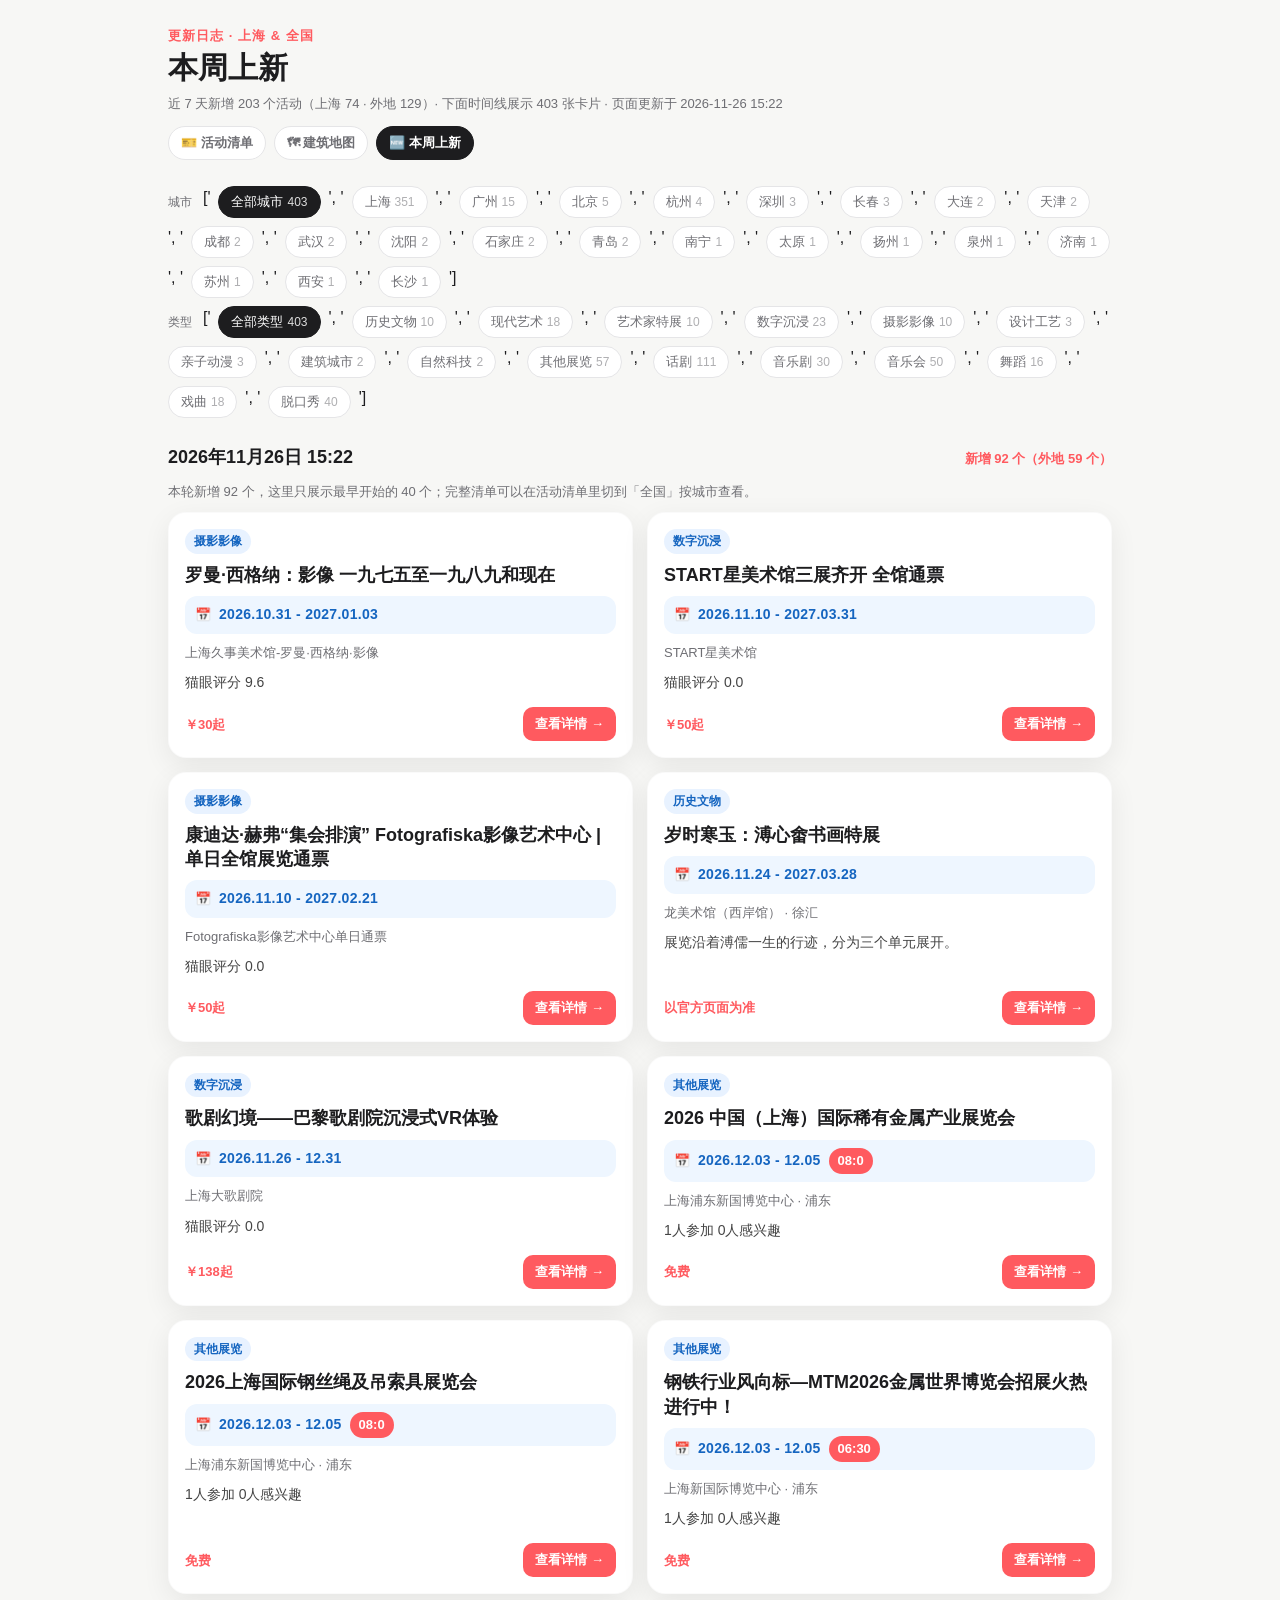
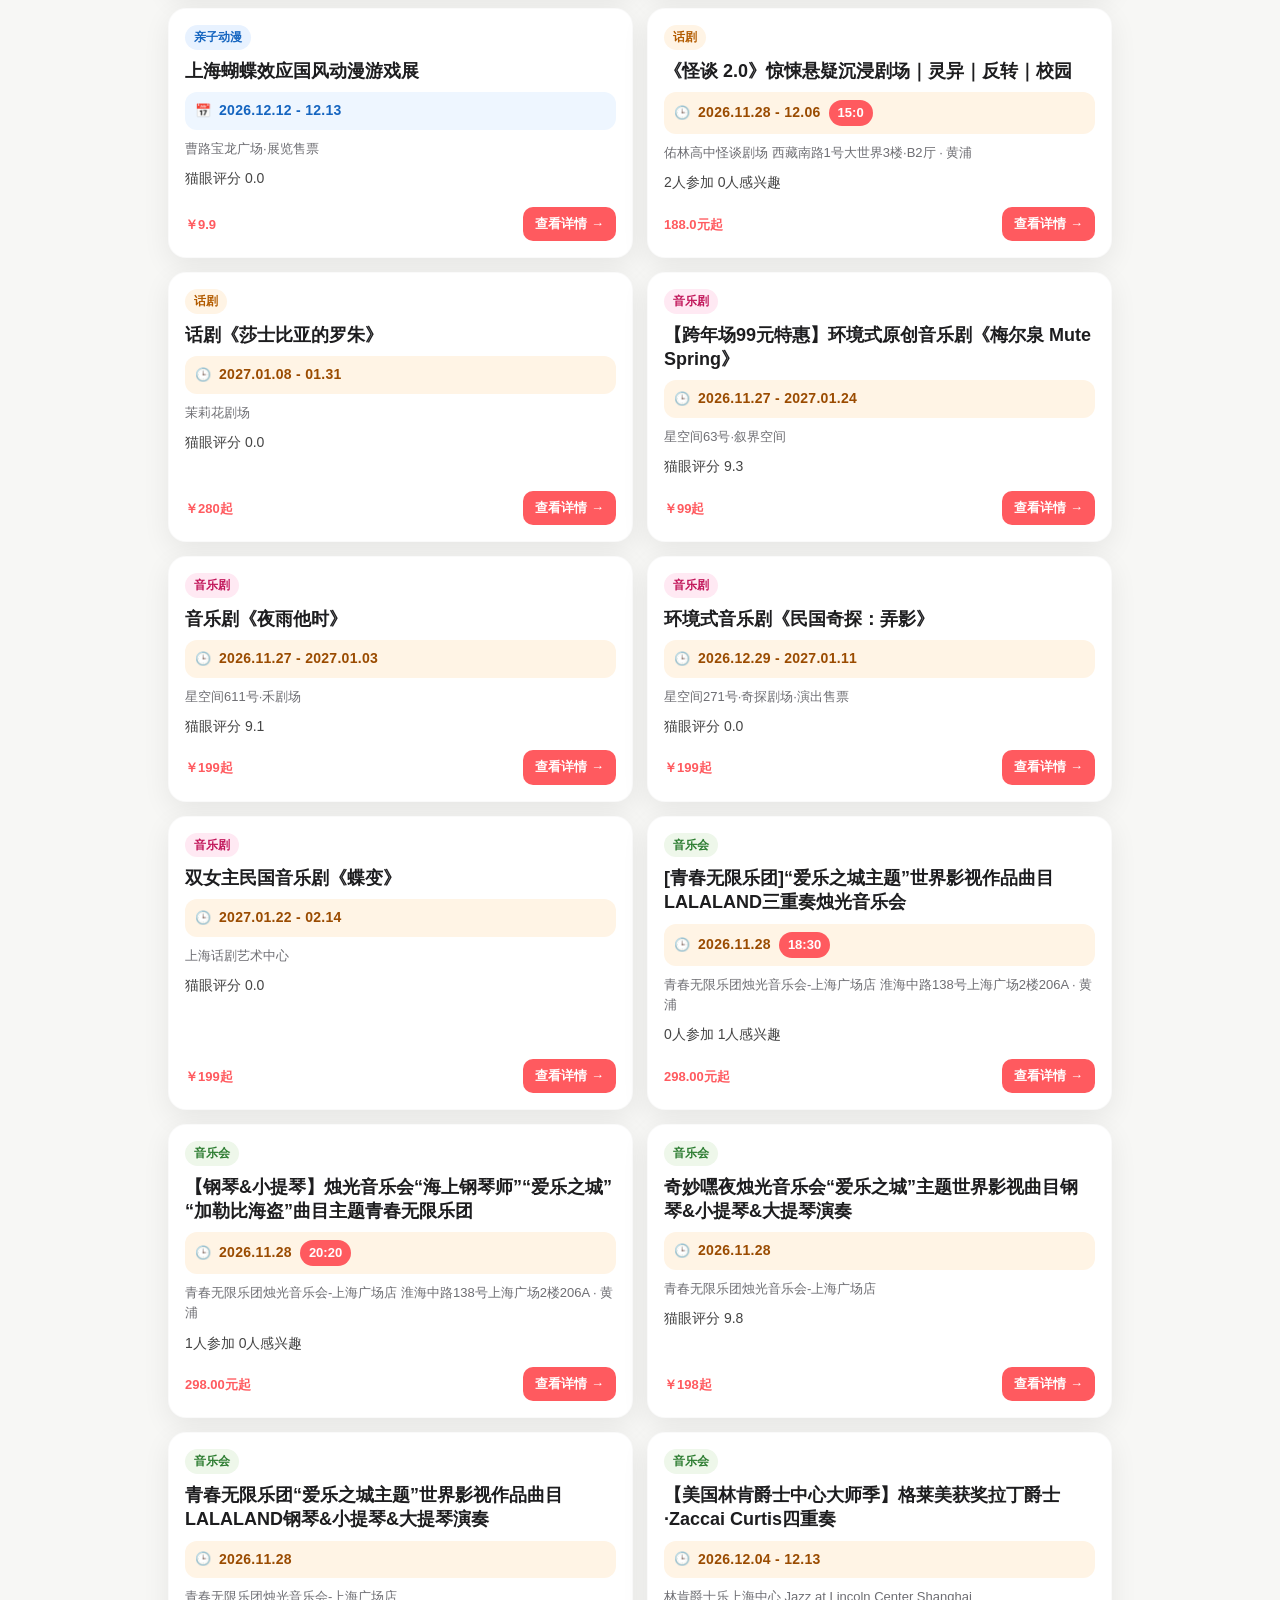
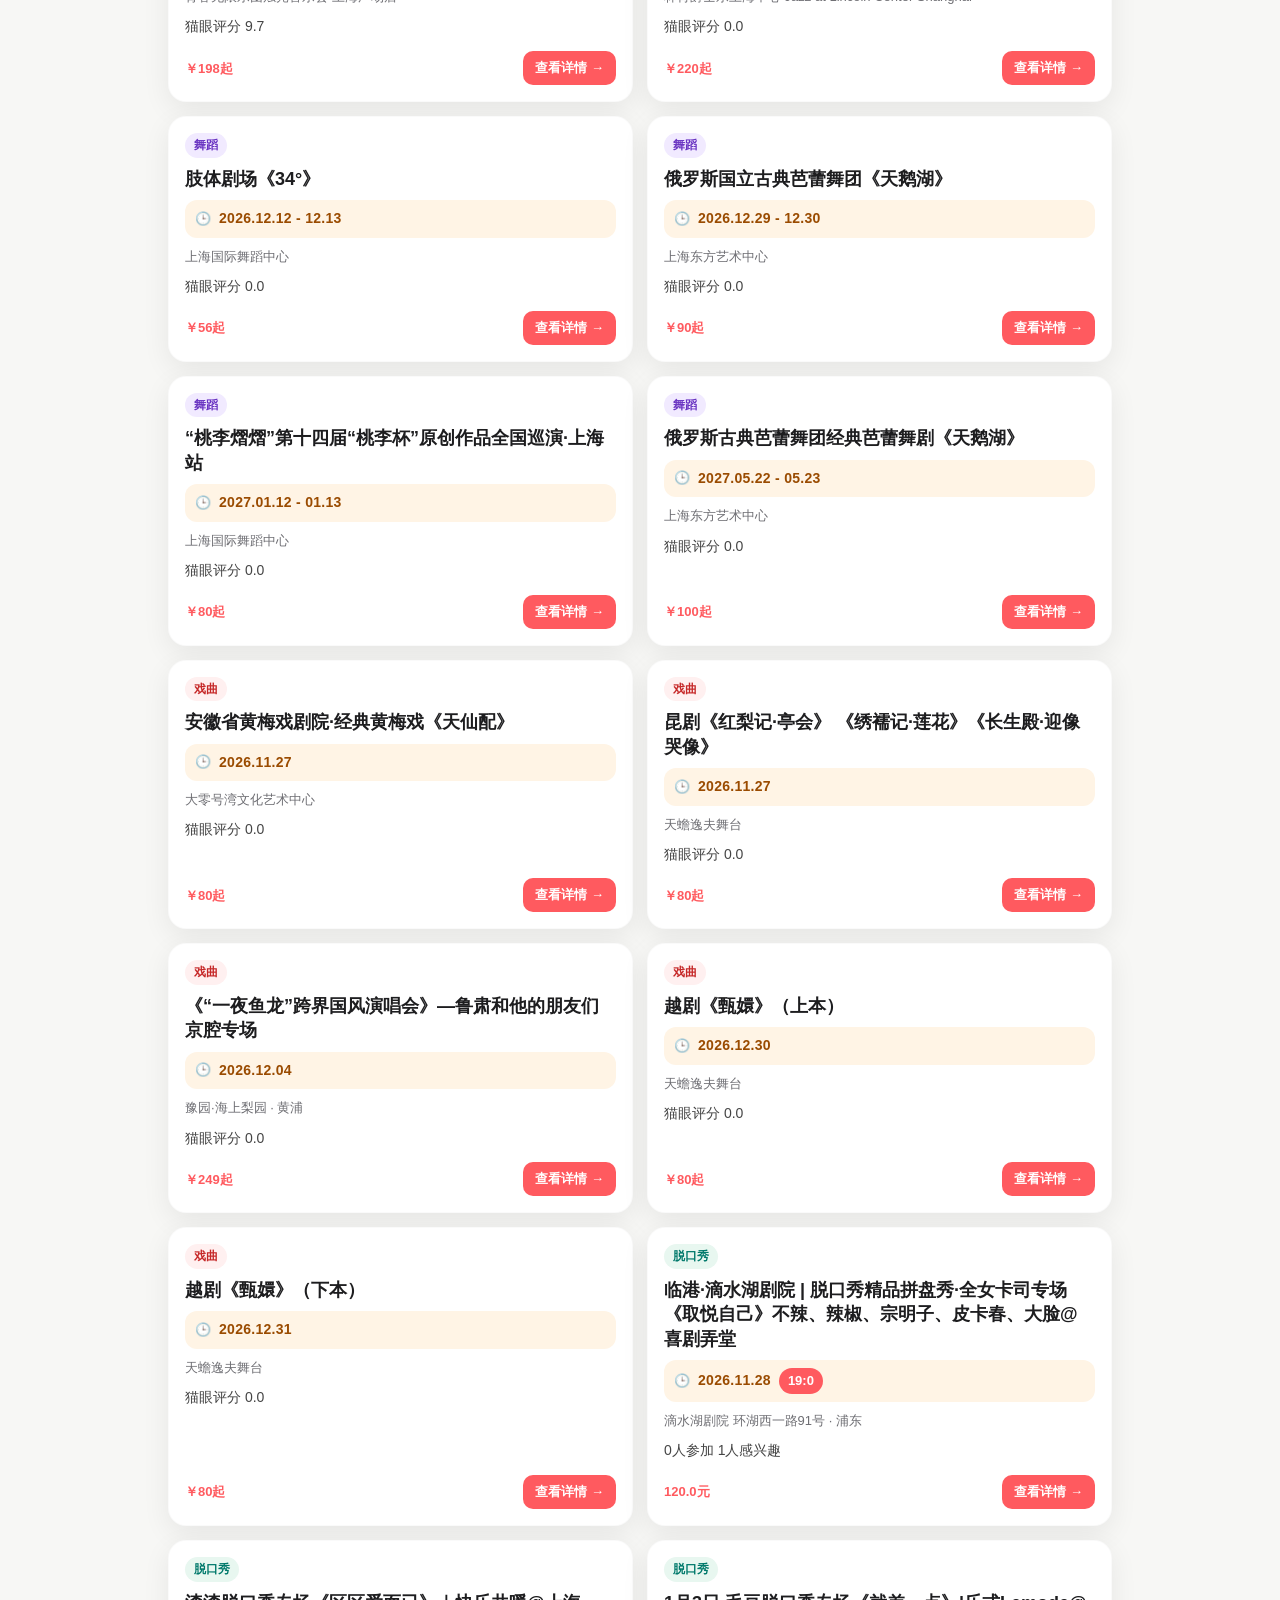
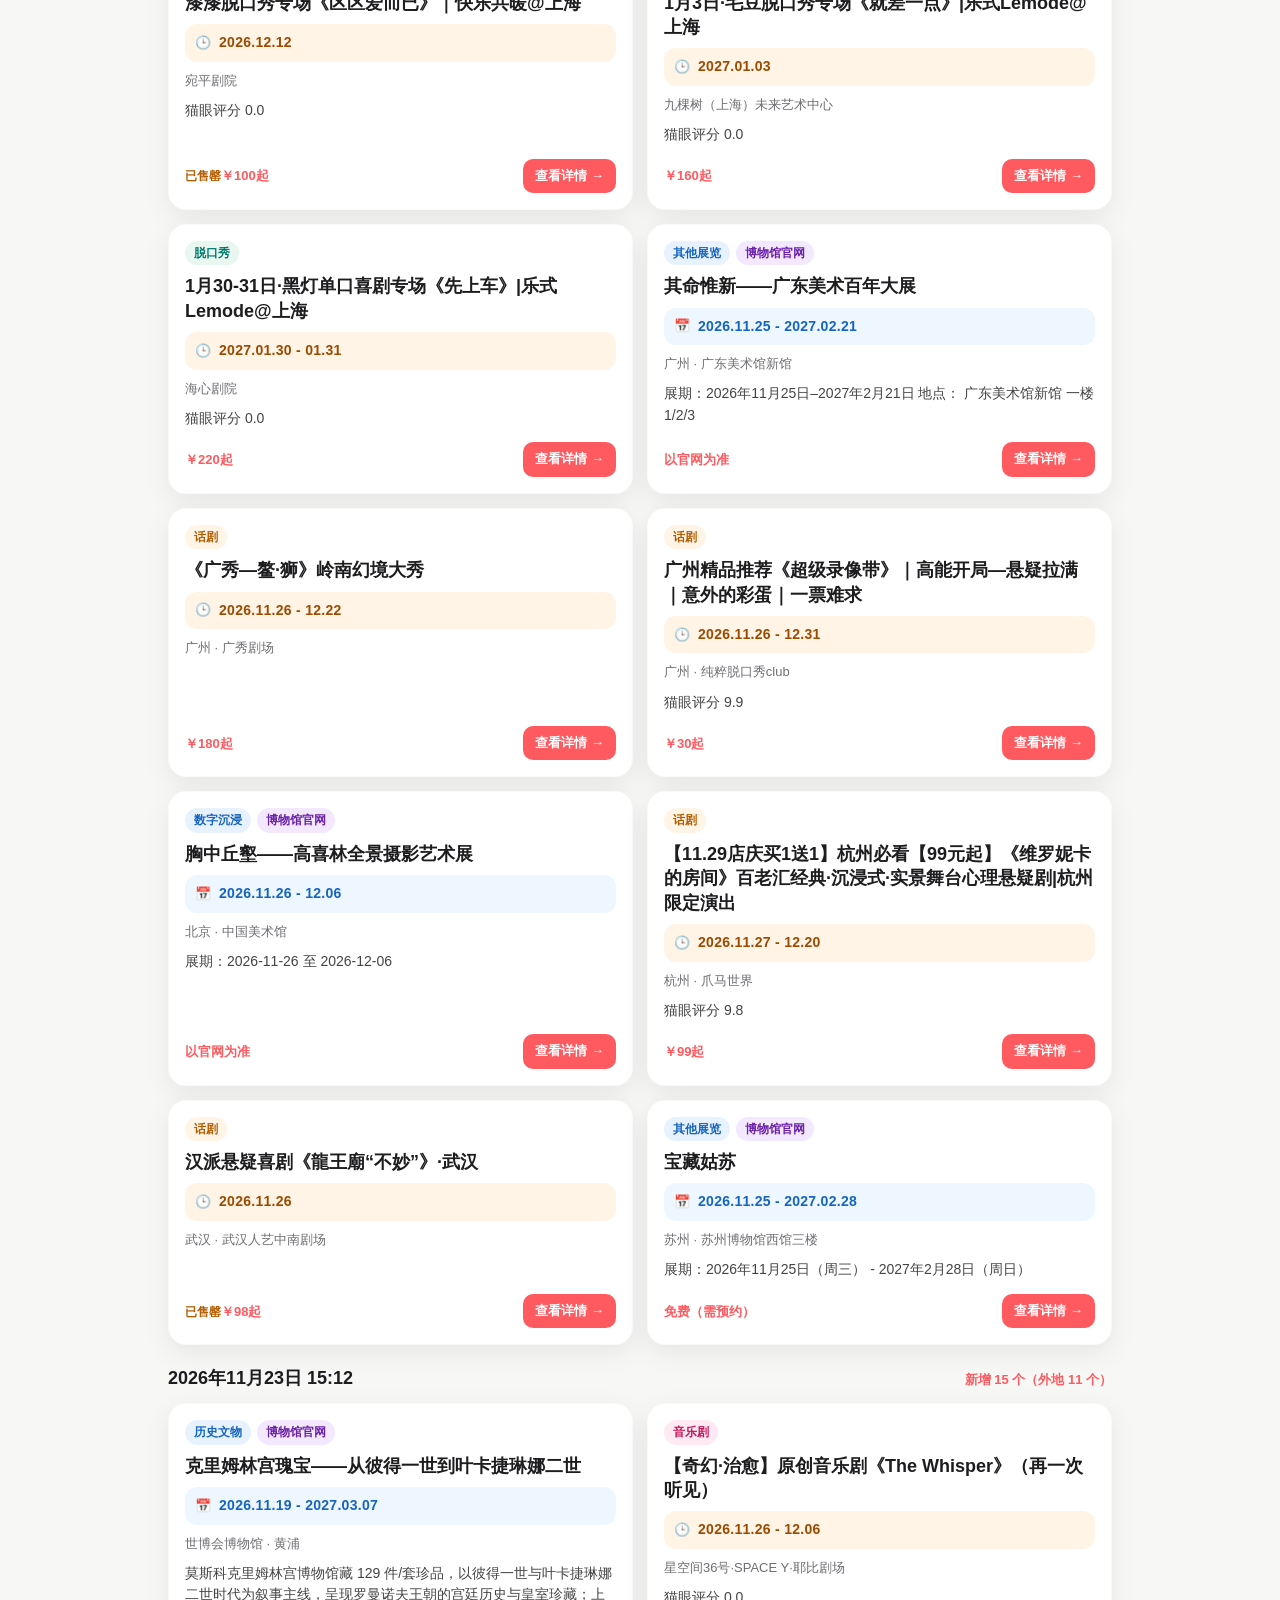
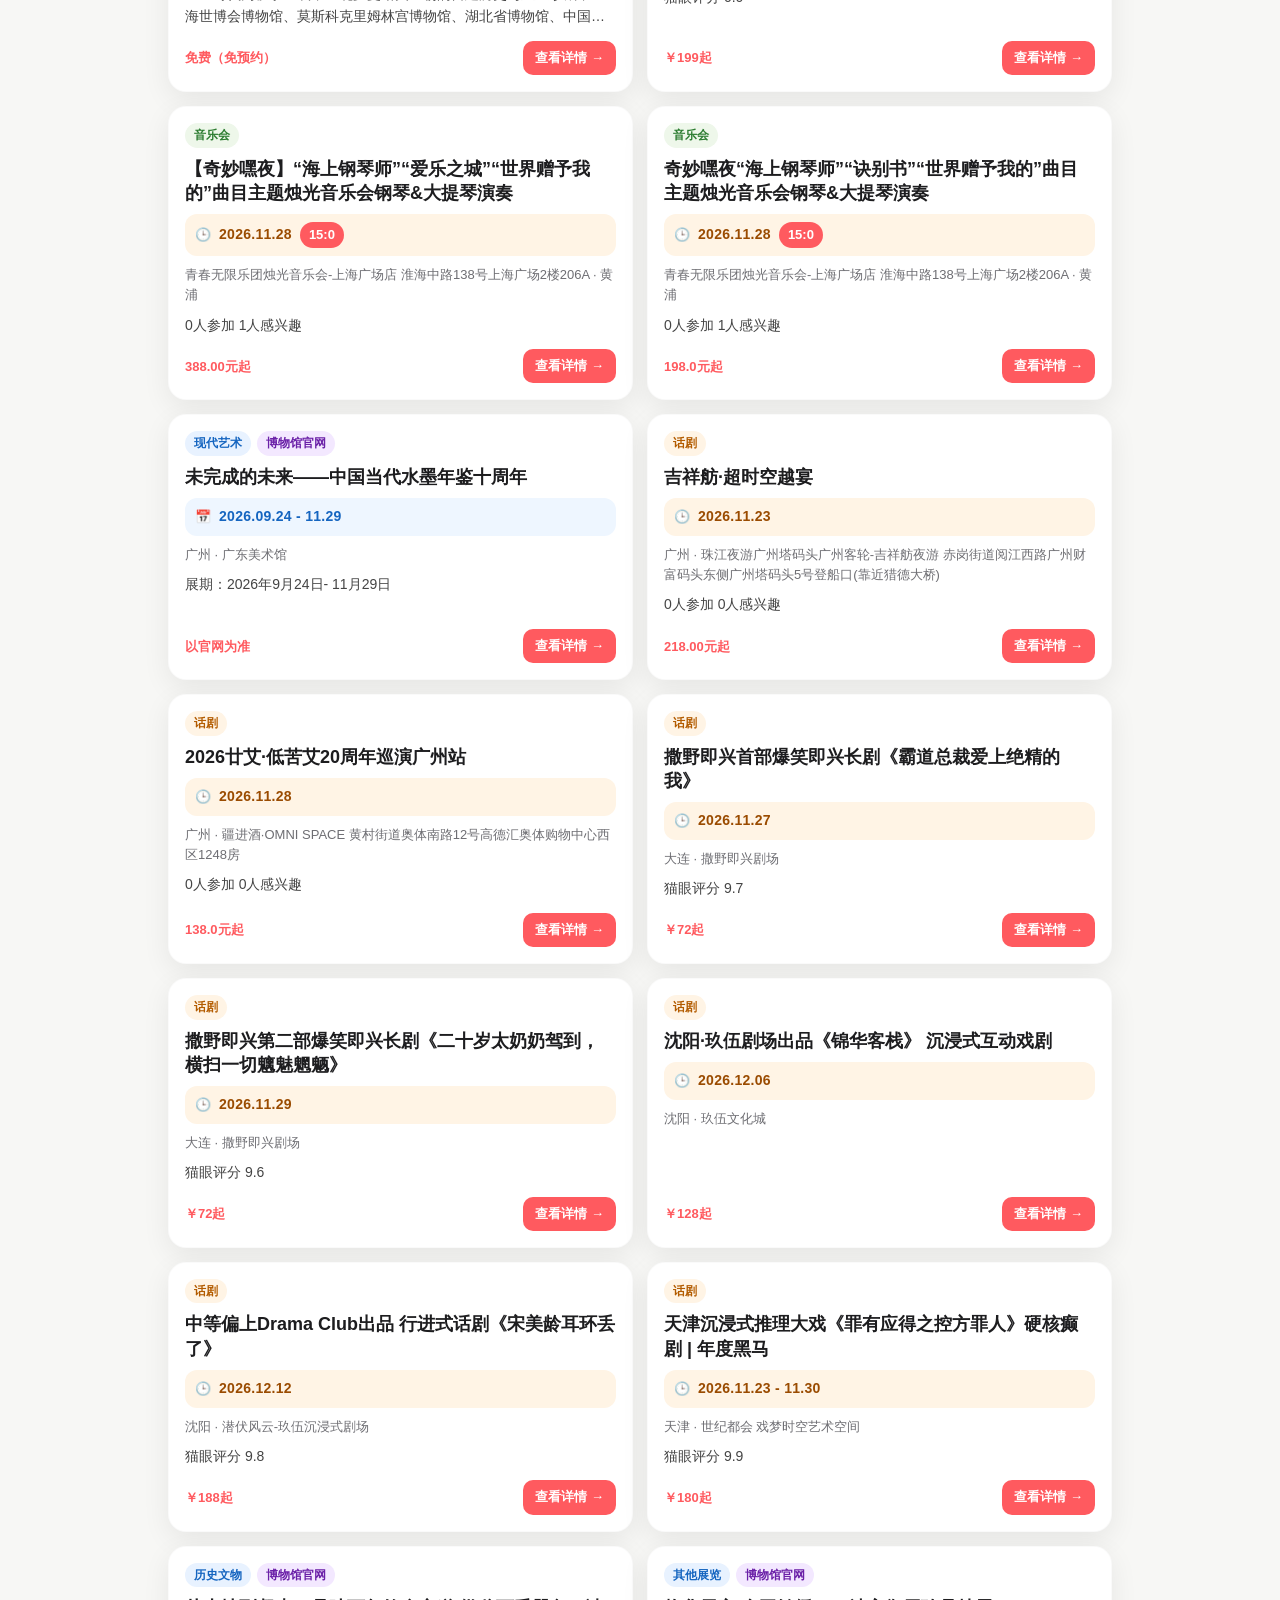
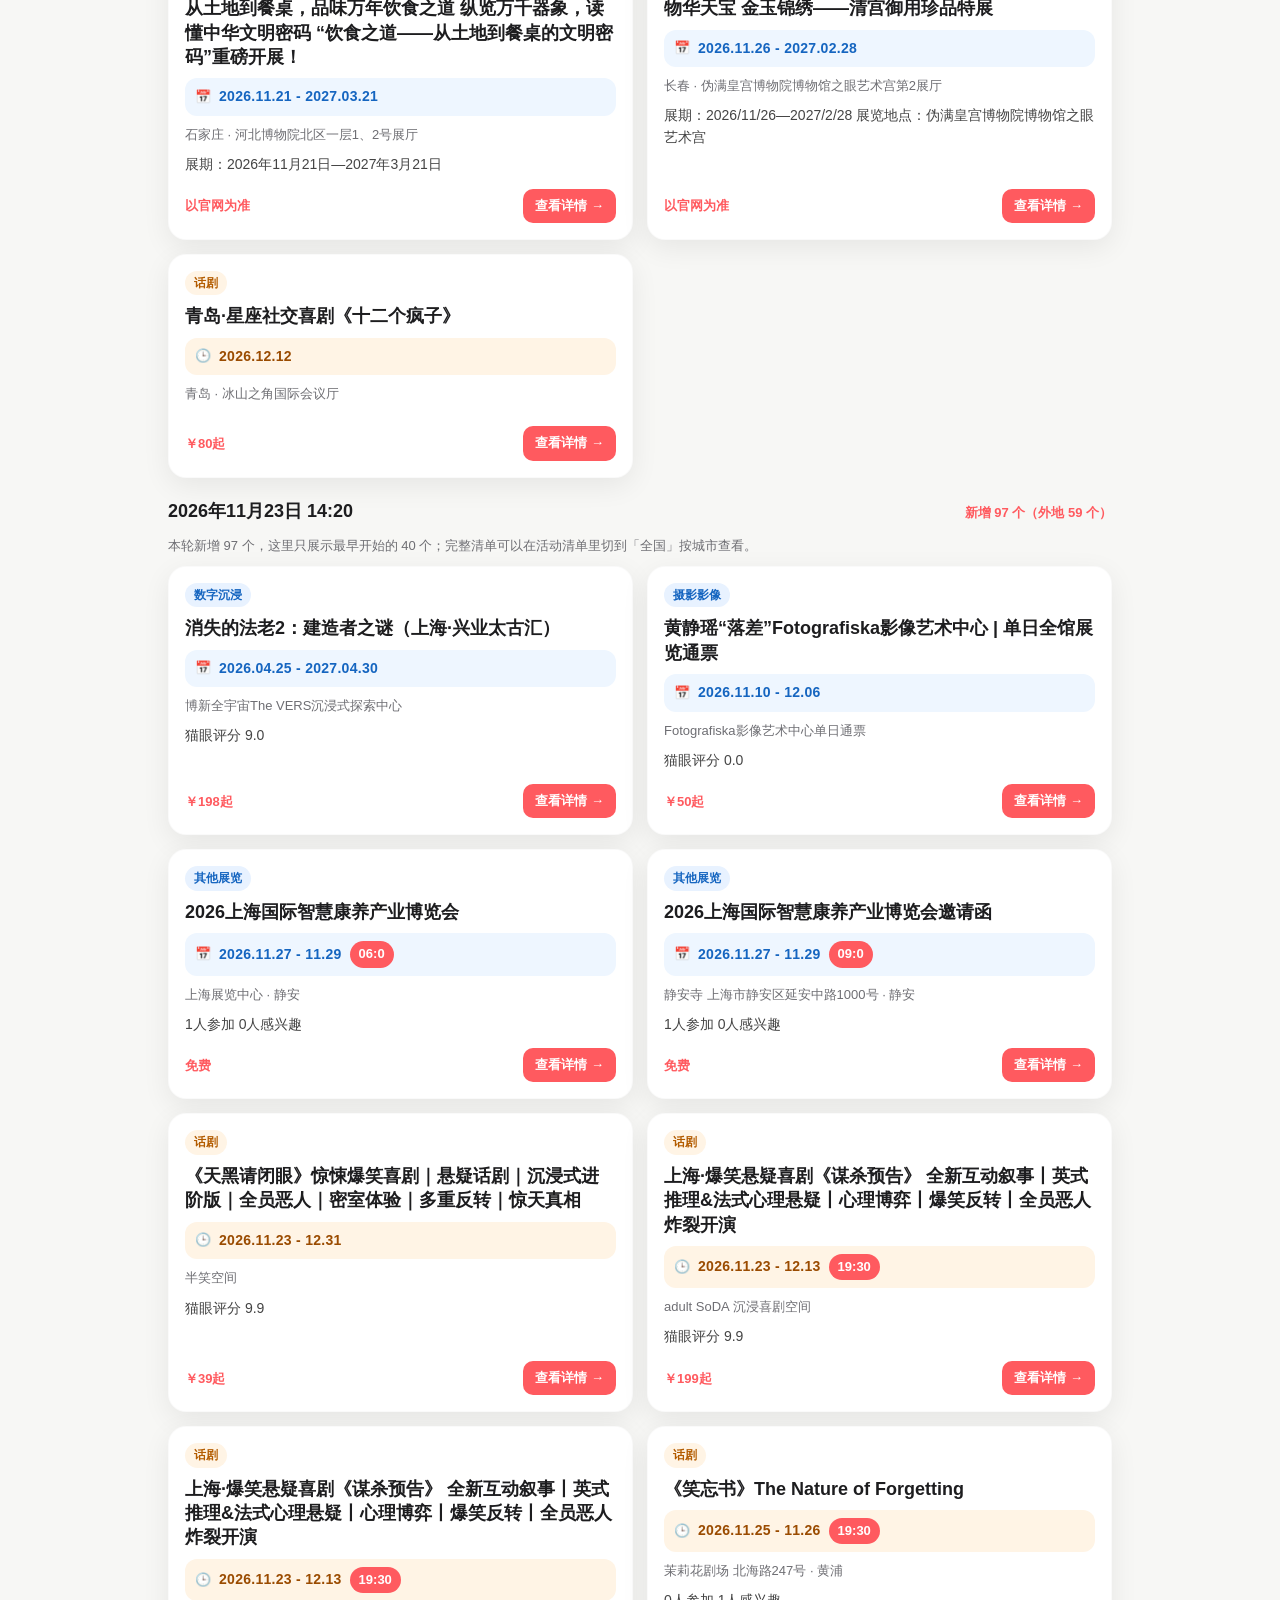
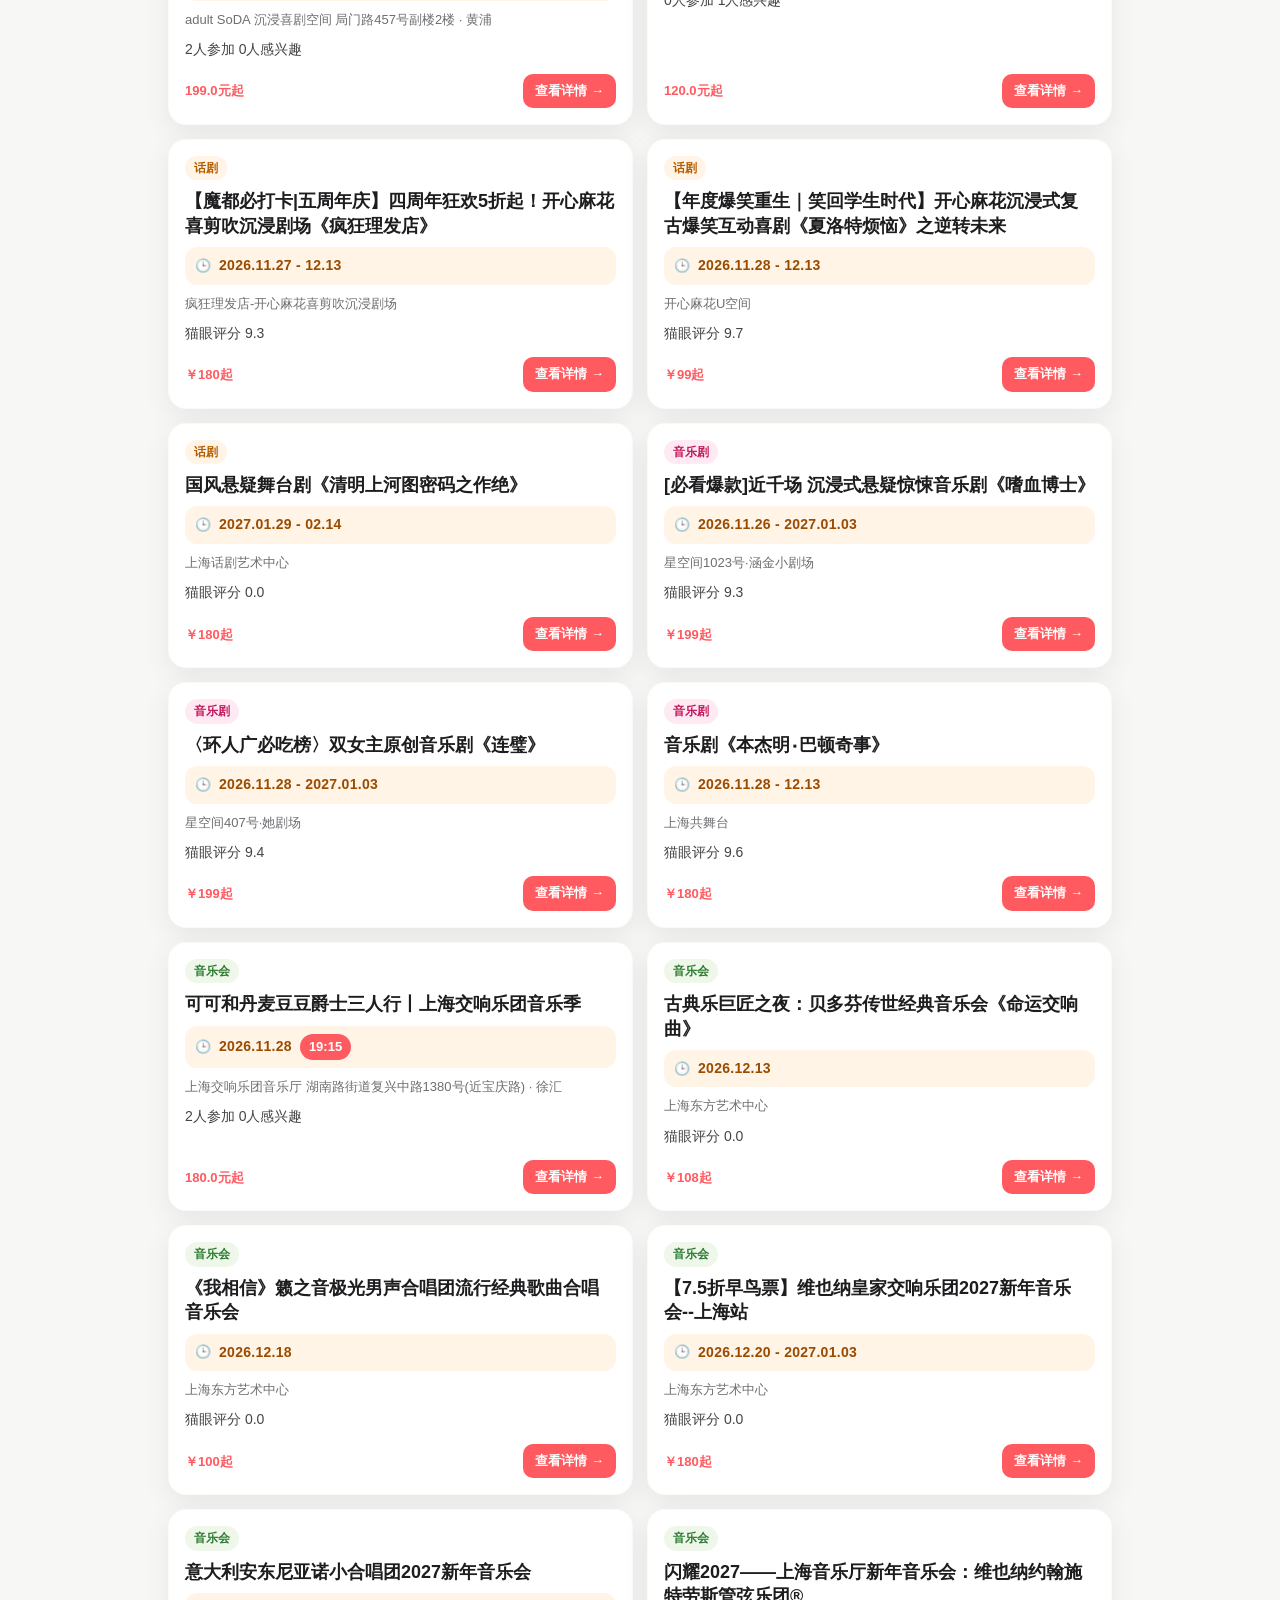
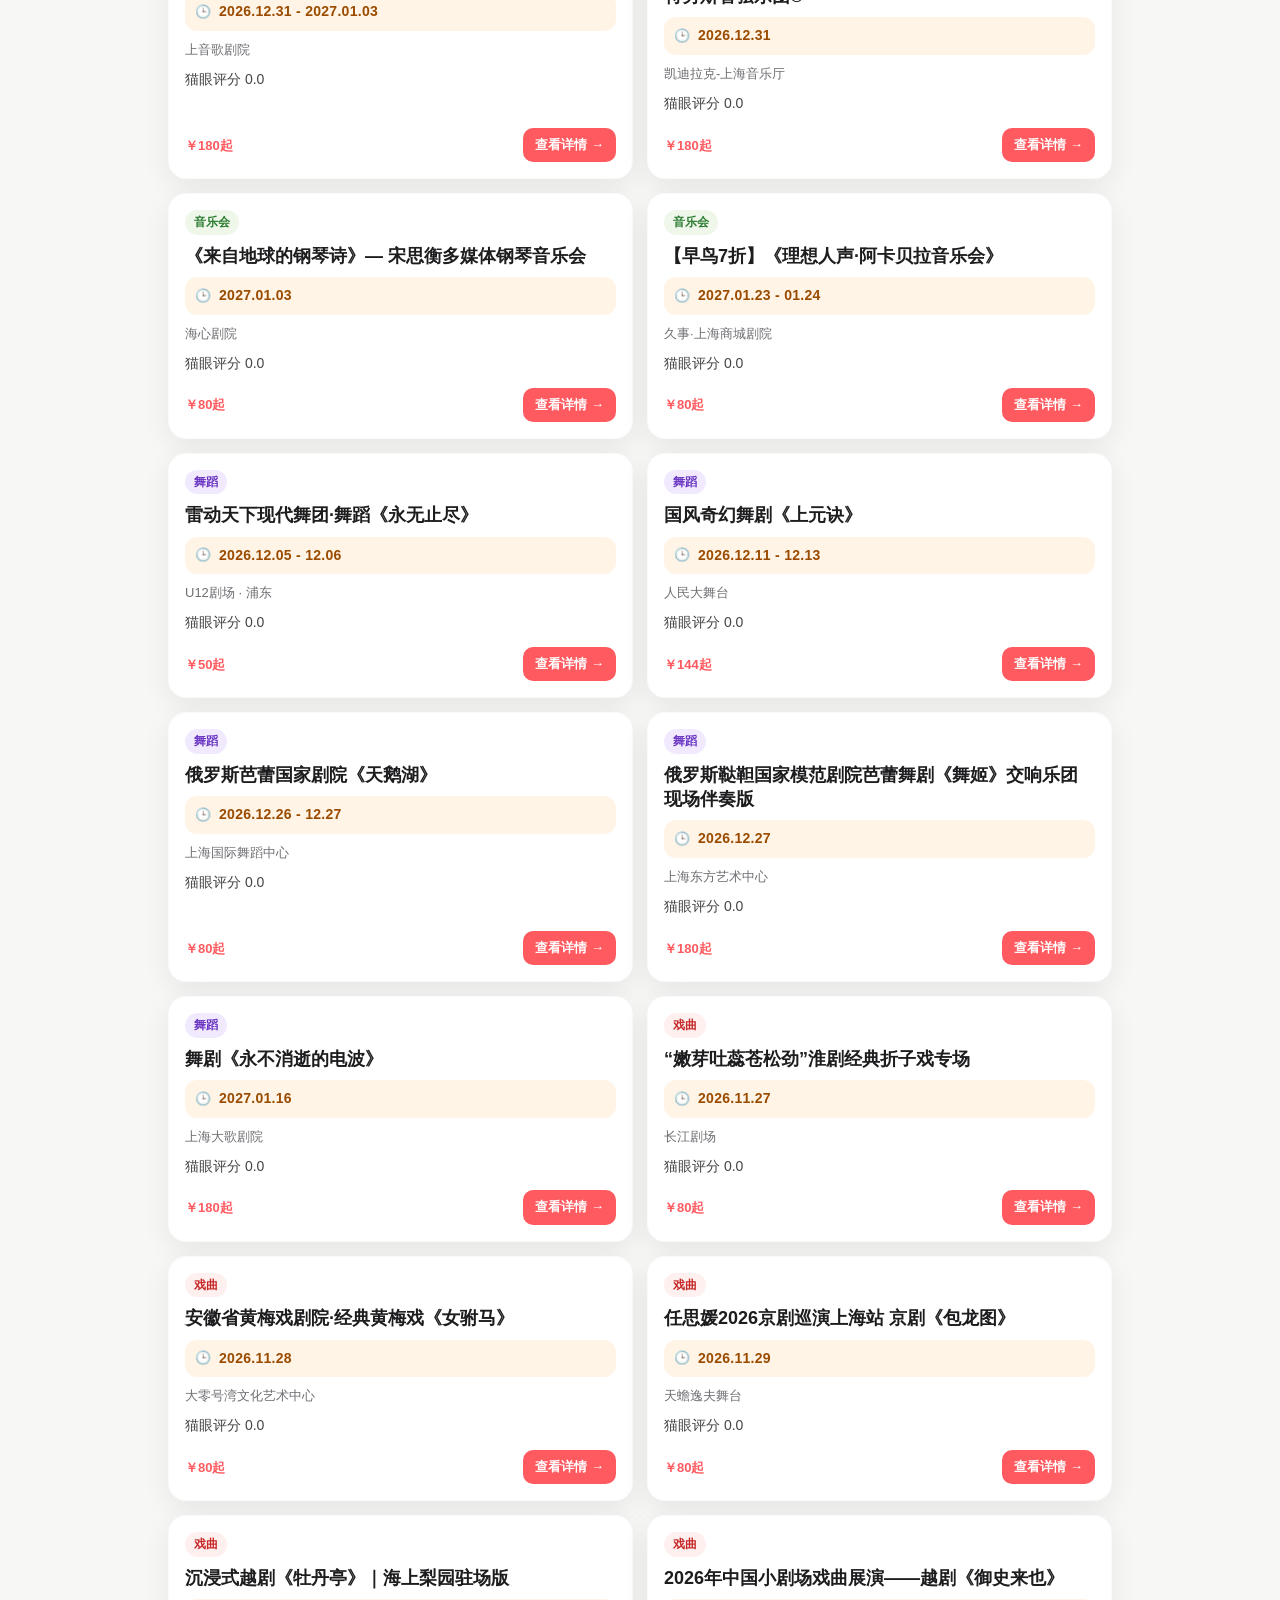
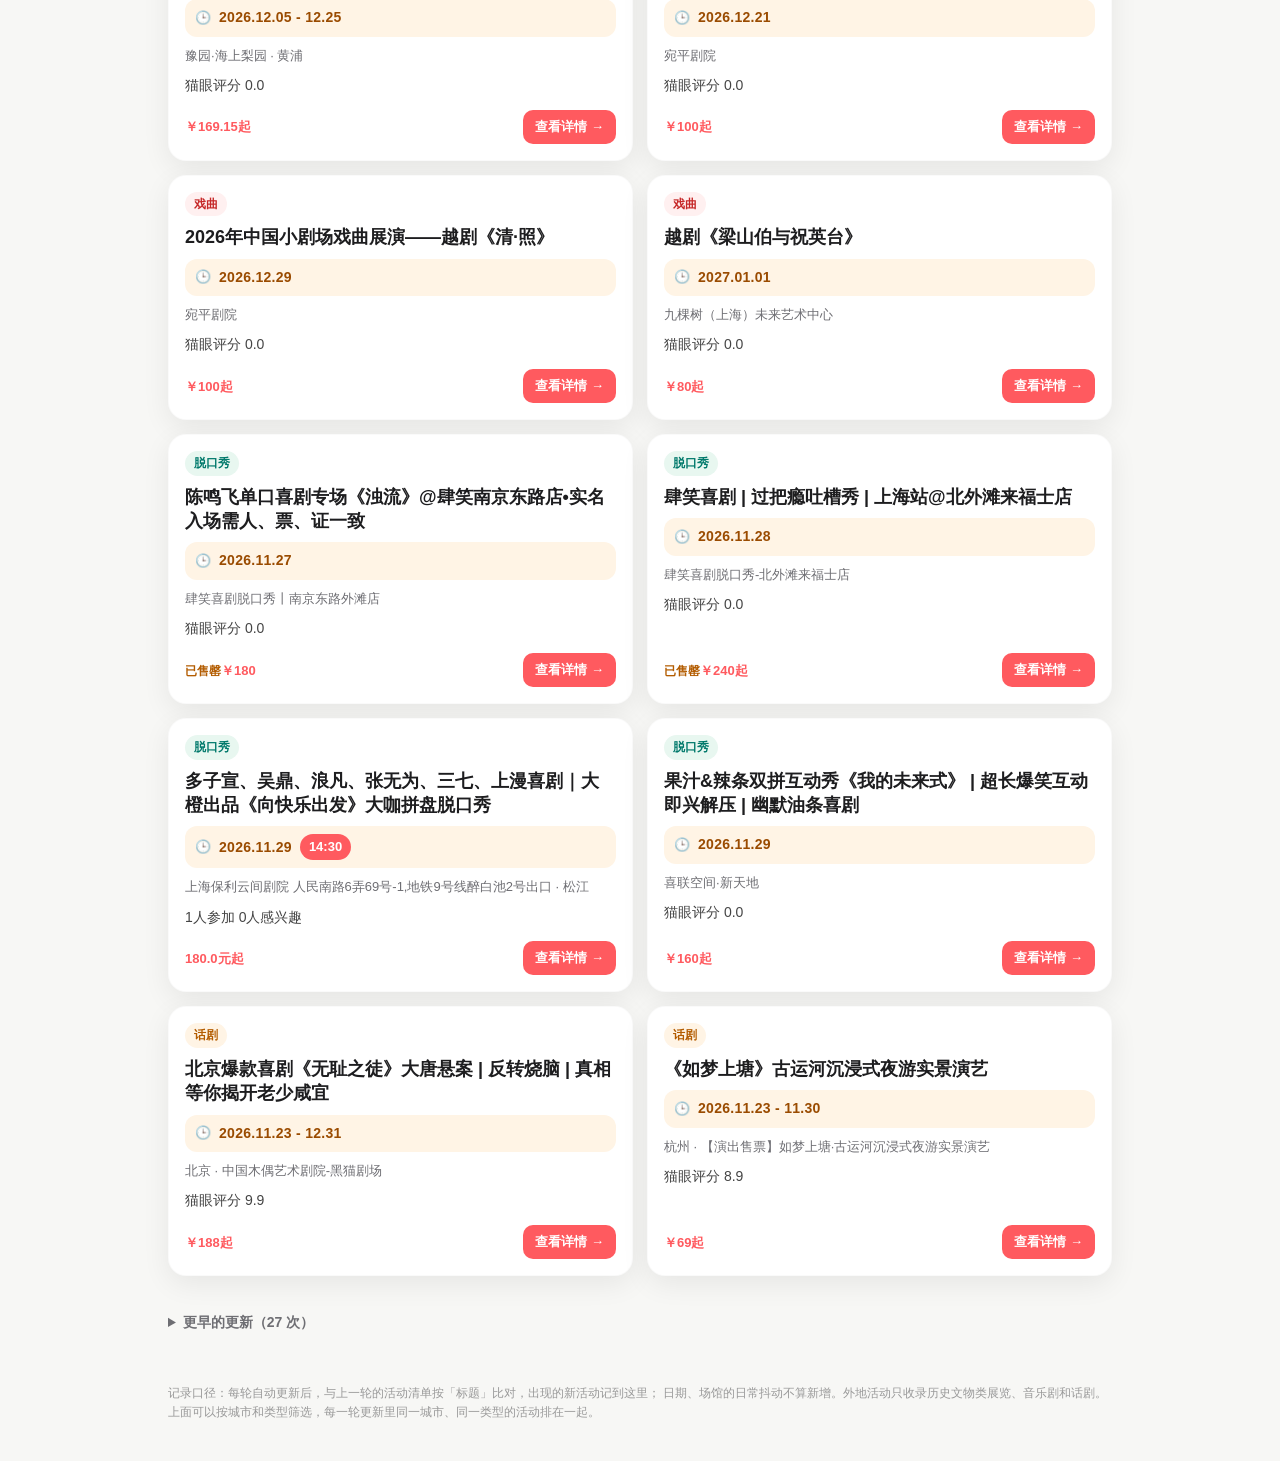
<file: docs/new.html>
<!doctype html>
<html lang="zh-CN">
<head>
  <meta charset="utf-8">
  <meta name="viewport" content="width=device-width, initial-scale=1">
  <title>本周上新 · 上海 &amp; 全国展演</title>
  <meta name="description" content="每次自动更新新增了哪些展览、话剧和音乐剧">
  <link rel="stylesheet" href="style.css">
</head>
<body>
  <header class="hero">
    <p class="eyebrow">更新日志 · 上海 &amp; 全国</p>
    <h1>本周上新</h1>
    <p class="updated">近 7 天新增 203 个活动（上海 74 · 外地 129）· 下面时间线展示 403 张卡片 · 页面更新于 2026-11-26 15:22</p>
    <nav class="site-nav" aria-label="站点导航">
      <a href="index.html">🎫 活动清单</a>
      <a href="map.html">🗺 建筑地图</a>
      <a class="active" href="new.html" aria-current="page">🆕 本周上新</a>
    </nav>
  </header>
  <div class="chips" id="new-city-chips">
    <span class="chip-label">城市</span>['<button class="chip active" data-city="all">全部城市<span class="n">403</span></button>', '<button class="chip" data-city="上海">上海<span class="n">351</span></button>', '<button class="chip" data-city="广州">广州<span class="n">15</span></button>', '<button class="chip" data-city="北京">北京<span class="n">5</span></button>', '<button class="chip" data-city="杭州">杭州<span class="n">4</span></button>', '<button class="chip" data-city="深圳">深圳<span class="n">3</span></button>', '<button class="chip" data-city="长春">长春<span class="n">3</span></button>', '<button class="chip" data-city="大连">大连<span class="n">2</span></button>', '<button class="chip" data-city="天津">天津<span class="n">2</span></button>', '<button class="chip" data-city="成都">成都<span class="n">2</span></button>', '<button class="chip" data-city="武汉">武汉<span class="n">2</span></button>', '<button class="chip" data-city="沈阳">沈阳<span class="n">2</span></button>', '<button class="chip" data-city="石家庄">石家庄<span class="n">2</span></button>', '<button class="chip" data-city="青岛">青岛<span class="n">2</span></button>', '<button class="chip" data-city="南宁">南宁<span class="n">1</span></button>', '<button class="chip" data-city="太原">太原<span class="n">1</span></button>', '<button class="chip" data-city="扬州">扬州<span class="n">1</span></button>', '<button class="chip" data-city="泉州">泉州<span class="n">1</span></button>', '<button class="chip" data-city="济南">济南<span class="n">1</span></button>', '<button class="chip" data-city="苏州">苏州<span class="n">1</span></button>', '<button class="chip" data-city="西安">西安<span class="n">1</span></button>', '<button class="chip" data-city="长沙">长沙<span class="n">1</span></button>']
  </div>
  <div class="chips" id="new-cat-chips">
    <span class="chip-label">类型</span>['<button class="chip active" data-cat="all">全部类型<span class="n">403</span></button>', '<button class="chip" data-cat="历史文物">历史文物<span class="n">10</span></button>', '<button class="chip" data-cat="现代艺术">现代艺术<span class="n">18</span></button>', '<button class="chip" data-cat="艺术家特展">艺术家特展<span class="n">10</span></button>', '<button class="chip" data-cat="数字沉浸">数字沉浸<span class="n">23</span></button>', '<button class="chip" data-cat="摄影影像">摄影影像<span class="n">10</span></button>', '<button class="chip" data-cat="设计工艺">设计工艺<span class="n">3</span></button>', '<button class="chip" data-cat="亲子动漫">亲子动漫<span class="n">3</span></button>', '<button class="chip" data-cat="建筑城市">建筑城市<span class="n">2</span></button>', '<button class="chip" data-cat="自然科技">自然科技<span class="n">2</span></button>', '<button class="chip" data-cat="其他展览">其他展览<span class="n">57</span></button>', '<button class="chip" data-cat="话剧">话剧<span class="n">111</span></button>', '<button class="chip" data-cat="音乐剧">音乐剧<span class="n">30</span></button>', '<button class="chip" data-cat="音乐会">音乐会<span class="n">50</span></button>', '<button class="chip" data-cat="舞蹈">舞蹈<span class="n">16</span></button>', '<button class="chip" data-cat="戏曲">戏曲<span class="n">18</span></button>', '<button class="chip" data-cat="脱口秀">脱口秀<span class="n">40</span></button>']
  </div>
  <div class="timeline">
    <section class="run" data-at="2026-11-26T15:22:47+08:00">
      <header class="run-head">
        <h2>2026年11月26日 15:22</h2>
        <span class="run-stat">新增 92 个（外地 59 个）</span>
      </header>
      <p class="run-note">本轮新增 92 个，这里只展示最早开始的 40 个；完整清单可以在活动清单里切到「全国」按城市查看。</p>
      <div class="run-cards">
        
      <article class="card" data-month="all" data-scope="sh" data-city="上海" data-category="摄影影像" data-group="展览" data-search="罗曼·西格纳：影像 一九七五至一九八九和现在 上海久事美术馆-罗曼·西格纳·影像 上海  猫眼评分 9.6 摄影影像 展览 ">
        <div class="card-top">
          <span class="badge-row"><span class="badge exhibit">摄影影像</span></span>
        </div>
        <h2>罗曼·西格纳：影像 一九七五至一九八九和现在</h2>
        <div class="when exhibit">
          <span class="when-icon">📅</span>
          <span class="when-date">2026.10.31 - 2027.01.03</span>
          
        </div>
        <p class="meta">上海久事美术馆-罗曼·西格纳·影像</p>
        <p class="summary">猫眼评分 9.6</p>
        <div class="card-bottom">
          <span><span class="price">￥30起</span></span>
          <a class="button" href="https://www.gewara.com/detail/513791" target="_blank" rel="noopener noreferrer">查看详情 →</a>
        </div>
      </article>

      <article class="card" data-month="all" data-scope="sh" data-city="上海" data-category="数字沉浸" data-group="展览" data-search="start星美术馆三展齐开 全馆通票 start星美术馆 上海  猫眼评分 0.0 数字沉浸 展览 ">
        <div class="card-top">
          <span class="badge-row"><span class="badge exhibit">数字沉浸</span></span>
        </div>
        <h2>START星美术馆三展齐开 全馆通票</h2>
        <div class="when exhibit">
          <span class="when-icon">📅</span>
          <span class="when-date">2026.11.10 - 2027.03.31</span>
          
        </div>
        <p class="meta">START星美术馆</p>
        <p class="summary">猫眼评分 0.0</p>
        <div class="card-bottom">
          <span><span class="price">￥50起</span></span>
          <a class="button" href="https://www.gewara.com/detail/516658" target="_blank" rel="noopener noreferrer">查看详情 →</a>
        </div>
      </article>

      <article class="card" data-month="all" data-scope="sh" data-city="上海" data-category="摄影影像" data-group="展览" data-search="康迪达·赫弗“集会排演” fotografiska影像艺术中心 | 单日全馆展览通票 fotografiska影像艺术中心单日通票 上海  猫眼评分 0.0 摄影影像 展览 ">
        <div class="card-top">
          <span class="badge-row"><span class="badge exhibit">摄影影像</span></span>
        </div>
        <h2>康迪达·赫弗“集会排演” Fotografiska影像艺术中心 | 单日全馆展览通票</h2>
        <div class="when exhibit">
          <span class="when-icon">📅</span>
          <span class="when-date">2026.11.10 - 2027.02.21</span>
          
        </div>
        <p class="meta">Fotografiska影像艺术中心单日通票</p>
        <p class="summary">猫眼评分 0.0</p>
        <div class="card-bottom">
          <span><span class="price">￥50起</span></span>
          <a class="button" href="https://www.gewara.com/detail/518479" target="_blank" rel="noopener noreferrer">查看详情 →</a>
        </div>
      </article>

      <article class="card" data-month="all" data-scope="sh" data-city="上海" data-category="历史文物" data-group="展览" data-search="岁时寒玉：溥心畬书画特展 龙美术馆（西岸馆） 上海 徐汇 展览沿着溥儒一生的行迹，分为三个单元展开。 历史文物 展览 ">
        <div class="card-top">
          <span class="badge-row"><span class="badge exhibit">历史文物</span></span>
        </div>
        <h2>岁时寒玉：溥心畬书画特展</h2>
        <div class="when exhibit">
          <span class="when-icon">📅</span>
          <span class="when-date">2026.11.24 - 2027.03.28</span>
          
        </div>
        <p class="meta">龙美术馆（西岸馆） · 徐汇</p>
        <p class="summary">展览沿着溥儒一生的行迹，分为三个单元展开。</p>
        <div class="card-bottom">
          <span><span class="price">以官方页面为准</span></span>
          <a class="button" href="http://www.thelongmuseum.org/exhibition-369/detail-2020.html" target="_blank" rel="noopener noreferrer">查看详情 →</a>
        </div>
      </article>

      <article class="card" data-month="all" data-scope="sh" data-city="上海" data-category="数字沉浸" data-group="展览" data-search="歌剧幻境——巴黎歌剧院沉浸式vr体验 上海大歌剧院 上海  猫眼评分 0.0 数字沉浸 展览 ">
        <div class="card-top">
          <span class="badge-row"><span class="badge exhibit">数字沉浸</span></span>
        </div>
        <h2>歌剧幻境——巴黎歌剧院沉浸式VR体验</h2>
        <div class="when exhibit">
          <span class="when-icon">📅</span>
          <span class="when-date">2026.11.26 - 12.31</span>
          
        </div>
        <p class="meta">上海大歌剧院</p>
        <p class="summary">猫眼评分 0.0</p>
        <div class="card-bottom">
          <span><span class="price">￥138起</span></span>
          <a class="button" href="https://www.gewara.com/detail/521006" target="_blank" rel="noopener noreferrer">查看详情 →</a>
        </div>
      </article>

      <article class="card" data-month="all" data-scope="sh" data-city="上海" data-category="其他展览" data-group="展览" data-search="2026 中国（上海）国际稀有金属产业展览会 上海浦东新国博览中心 上海 浦东 1人参加 0人感兴趣 其他展览 展览 08:0">
        <div class="card-top">
          <span class="badge-row"><span class="badge exhibit">其他展览</span></span>
        </div>
        <h2>2026 中国（上海）国际稀有金属产业展览会</h2>
        <div class="when exhibit">
          <span class="when-icon">📅</span>
          <span class="when-date">2026.12.03 - 12.05</span>
          <span class="when-time">08:0</span>
        </div>
        <p class="meta">上海浦东新国博览中心 · 浦东</p>
        <p class="summary">1人参加 0人感兴趣</p>
        <div class="card-bottom">
          <span><span class="price">免费</span></span>
          <a class="button" href="https://www.douban.com/event/38034925/" target="_blank" rel="noopener noreferrer">查看详情 →</a>
        </div>
      </article>

      <article class="card" data-month="all" data-scope="sh" data-city="上海" data-category="其他展览" data-group="展览" data-search="2026上海国际钢丝绳及吊索具展览会 上海浦东新国博览中心 上海 浦东 1人参加 0人感兴趣 其他展览 展览 08:0">
        <div class="card-top">
          <span class="badge-row"><span class="badge exhibit">其他展览</span></span>
        </div>
        <h2>2026上海国际钢丝绳及吊索具展览会</h2>
        <div class="when exhibit">
          <span class="when-icon">📅</span>
          <span class="when-date">2026.12.03 - 12.05</span>
          <span class="when-time">08:0</span>
        </div>
        <p class="meta">上海浦东新国博览中心 · 浦东</p>
        <p class="summary">1人参加 0人感兴趣</p>
        <div class="card-bottom">
          <span><span class="price">免费</span></span>
          <a class="button" href="https://www.douban.com/event/38034948/" target="_blank" rel="noopener noreferrer">查看详情 →</a>
        </div>
      </article>

      <article class="card" data-month="all" data-scope="sh" data-city="上海" data-category="其他展览" data-group="展览" data-search="钢铁行业风向标—mtm2026金属世界博览会招展火热进行中！ 上海新国际博览中心 上海 浦东 1人参加 0人感兴趣 其他展览 展览 06:30">
        <div class="card-top">
          <span class="badge-row"><span class="badge exhibit">其他展览</span></span>
        </div>
        <h2>钢铁行业风向标—MTM2026金属世界博览会招展火热进行中！</h2>
        <div class="when exhibit">
          <span class="when-icon">📅</span>
          <span class="when-date">2026.12.03 - 12.05</span>
          <span class="when-time">06:30</span>
        </div>
        <p class="meta">上海新国际博览中心 · 浦东</p>
        <p class="summary">1人参加 0人感兴趣</p>
        <div class="card-bottom">
          <span><span class="price">免费</span></span>
          <a class="button" href="https://www.douban.com/event/37631729/" target="_blank" rel="noopener noreferrer">查看详情 →</a>
        </div>
      </article>

      <article class="card" data-month="all" data-scope="sh" data-city="上海" data-category="亲子动漫" data-group="展览" data-search="上海蝴蝶效应国风动漫游戏展 曹路宝龙广场·展览售票 上海  猫眼评分 0.0 亲子动漫 展览 ">
        <div class="card-top">
          <span class="badge-row"><span class="badge exhibit">亲子动漫</span></span>
        </div>
        <h2>上海蝴蝶效应国风动漫游戏展</h2>
        <div class="when exhibit">
          <span class="when-icon">📅</span>
          <span class="when-date">2026.12.12 - 12.13</span>
          
        </div>
        <p class="meta">曹路宝龙广场·展览售票</p>
        <p class="summary">猫眼评分 0.0</p>
        <div class="card-bottom">
          <span><span class="price">￥9.9</span></span>
          <a class="button" href="https://www.gewara.com/detail/521114" target="_blank" rel="noopener noreferrer">查看详情 →</a>
        </div>
      </article>

      <article class="card" data-month="all" data-scope="sh" data-city="上海" data-category="话剧" data-group="话剧" data-search="《怪谈 2.0》惊悚悬疑沉浸剧场｜灵异｜反转｜校园 佑林高中怪谈剧场 西藏南路1号大世界3楼·b2厅 上海 黄浦 2人参加 0人感兴趣 话剧 话剧 15:0">
        <div class="card-top">
          <span class="badge-row"><span class="badge drama">话剧</span></span>
        </div>
        <h2>《怪谈 2.0》惊悚悬疑沉浸剧场｜灵异｜反转｜校园</h2>
        <div class="when drama">
          <span class="when-icon">🕒</span>
          <span class="when-date">2026.11.28 - 12.06</span>
          <span class="when-time">15:0</span>
        </div>
        <p class="meta">佑林高中怪谈剧场 西藏南路1号大世界3楼·B2厅 · 黄浦</p>
        <p class="summary">2人参加 0人感兴趣</p>
        <div class="card-bottom">
          <span><span class="price">188.0元起</span></span>
          <a class="button" href="https://www.douban.com/event/37620651/" target="_blank" rel="noopener noreferrer">查看详情 →</a>
        </div>
      </article>

      <article class="card" data-month="all" data-scope="sh" data-city="上海" data-category="话剧" data-group="话剧" data-search="话剧《莎士比亚的罗朱》 茉莉花剧场 上海  猫眼评分 0.0 话剧 话剧 ">
        <div class="card-top">
          <span class="badge-row"><span class="badge drama">话剧</span></span>
        </div>
        <h2>话剧《莎士比亚的罗朱》</h2>
        <div class="when drama">
          <span class="when-icon">🕒</span>
          <span class="when-date">2027.01.08 - 01.31</span>
          
        </div>
        <p class="meta">茉莉花剧场</p>
        <p class="summary">猫眼评分 0.0</p>
        <div class="card-bottom">
          <span><span class="price">￥280起</span></span>
          <a class="button" href="https://www.gewara.com/detail/516375" target="_blank" rel="noopener noreferrer">查看详情 →</a>
        </div>
      </article>

      <article class="card" data-month="all" data-scope="sh" data-city="上海" data-category="音乐剧" data-group="音乐剧" data-search="【跨年场99元特惠】环境式原创音乐剧《梅尔泉 mute spring》 星空间63号·叙界空间 上海  猫眼评分 9.3 音乐剧 音乐剧 ">
        <div class="card-top">
          <span class="badge-row"><span class="badge musical">音乐剧</span></span>
        </div>
        <h2>【跨年场99元特惠】环境式原创音乐剧《梅尔泉 Mute Spring》</h2>
        <div class="when musical">
          <span class="when-icon">🕒</span>
          <span class="when-date">2026.11.27 - 2027.01.24</span>
          
        </div>
        <p class="meta">星空间63号·叙界空间</p>
        <p class="summary">猫眼评分 9.3</p>
        <div class="card-bottom">
          <span><span class="price">￥99起</span></span>
          <a class="button" href="https://www.gewara.com/detail/428876" target="_blank" rel="noopener noreferrer">查看详情 →</a>
        </div>
      </article>

      <article class="card" data-month="all" data-scope="sh" data-city="上海" data-category="音乐剧" data-group="音乐剧" data-search="音乐剧《夜雨他时》 星空间611号·禾剧场 上海  猫眼评分 9.1 音乐剧 音乐剧 ">
        <div class="card-top">
          <span class="badge-row"><span class="badge musical">音乐剧</span></span>
        </div>
        <h2>音乐剧《夜雨他时》</h2>
        <div class="when musical">
          <span class="when-icon">🕒</span>
          <span class="when-date">2026.11.27 - 2027.01.03</span>
          
        </div>
        <p class="meta">星空间611号·禾剧场</p>
        <p class="summary">猫眼评分 9.1</p>
        <div class="card-bottom">
          <span><span class="price">￥199起</span></span>
          <a class="button" href="https://www.gewara.com/detail/481617" target="_blank" rel="noopener noreferrer">查看详情 →</a>
        </div>
      </article>

      <article class="card" data-month="all" data-scope="sh" data-city="上海" data-category="音乐剧" data-group="音乐剧" data-search="环境式音乐剧《民国奇探：弄影》 星空间271号·奇探剧场·演出售票 上海  猫眼评分 0.0 音乐剧 音乐剧 ">
        <div class="card-top">
          <span class="badge-row"><span class="badge musical">音乐剧</span></span>
        </div>
        <h2>环境式音乐剧《民国奇探：弄影》</h2>
        <div class="when musical">
          <span class="when-icon">🕒</span>
          <span class="when-date">2026.12.29 - 2027.01.11</span>
          
        </div>
        <p class="meta">星空间271号·奇探剧场·演出售票</p>
        <p class="summary">猫眼评分 0.0</p>
        <div class="card-bottom">
          <span><span class="price">￥199起</span></span>
          <a class="button" href="https://www.gewara.com/detail/521031" target="_blank" rel="noopener noreferrer">查看详情 →</a>
        </div>
      </article>

      <article class="card" data-month="all" data-scope="sh" data-city="上海" data-category="音乐剧" data-group="音乐剧" data-search="双女主民国音乐剧《蝶变》 上海话剧艺术中心 上海  猫眼评分 0.0 音乐剧 音乐剧 ">
        <div class="card-top">
          <span class="badge-row"><span class="badge musical">音乐剧</span></span>
        </div>
        <h2>双女主民国音乐剧《蝶变》</h2>
        <div class="when musical">
          <span class="when-icon">🕒</span>
          <span class="when-date">2027.01.22 - 02.14</span>
          
        </div>
        <p class="meta">上海话剧艺术中心</p>
        <p class="summary">猫眼评分 0.0</p>
        <div class="card-bottom">
          <span><span class="price">￥199起</span></span>
          <a class="button" href="https://www.gewara.com/detail/520527" target="_blank" rel="noopener noreferrer">查看详情 →</a>
        </div>
      </article>

      <article class="card" data-month="all" data-scope="sh" data-city="上海" data-category="音乐会" data-group="音乐会" data-search="[青春无限乐团]“爱乐之城主题”世界影视作品曲目lalaland三重奏烛光音乐会 青春无限乐团烛光音乐会-上海广场店 淮海中路138号上海广场2楼206a 上海 黄浦 0人参加 1人感兴趣 音乐会 音乐会 18:30">
        <div class="card-top">
          <span class="badge-row"><span class="badge concert">音乐会</span></span>
        </div>
        <h2>[青春无限乐团]“爱乐之城主题”世界影视作品曲目LALALAND三重奏烛光音乐会</h2>
        <div class="when concert">
          <span class="when-icon">🕒</span>
          <span class="when-date">2026.11.28</span>
          <span class="when-time">18:30</span>
        </div>
        <p class="meta">青春无限乐团烛光音乐会-上海广场店 淮海中路138号上海广场2楼206A · 黄浦</p>
        <p class="summary">0人参加 1人感兴趣</p>
        <div class="card-bottom">
          <span><span class="price">298.00元起</span></span>
          <a class="button" href="https://www.douban.com/event/37264238/" target="_blank" rel="noopener noreferrer">查看详情 →</a>
        </div>
      </article>

      <article class="card" data-month="all" data-scope="sh" data-city="上海" data-category="音乐会" data-group="音乐会" data-search="【钢琴&amp;小提琴】烛光音乐会“海上钢琴师”“爱乐之城”“加勒比海盗”曲目主题青春无限乐团 青春无限乐团烛光音乐会-上海广场店 淮海中路138号上海广场2楼206a 上海 黄浦 1人参加 0人感兴趣 音乐会 音乐会 20:20">
        <div class="card-top">
          <span class="badge-row"><span class="badge concert">音乐会</span></span>
        </div>
        <h2>【钢琴&amp;小提琴】烛光音乐会“海上钢琴师”“爱乐之城”“加勒比海盗”曲目主题青春无限乐团</h2>
        <div class="when concert">
          <span class="when-icon">🕒</span>
          <span class="when-date">2026.11.28</span>
          <span class="when-time">20:20</span>
        </div>
        <p class="meta">青春无限乐团烛光音乐会-上海广场店 淮海中路138号上海广场2楼206A · 黄浦</p>
        <p class="summary">1人参加 0人感兴趣</p>
        <div class="card-bottom">
          <span><span class="price">298.00元起</span></span>
          <a class="button" href="https://www.douban.com/event/37236933/" target="_blank" rel="noopener noreferrer">查看详情 →</a>
        </div>
      </article>

      <article class="card" data-month="all" data-scope="sh" data-city="上海" data-category="音乐会" data-group="音乐会" data-search="奇妙嘿夜烛光音乐会“爱乐之城”主题世界影视曲目钢琴&amp;小提琴&amp;大提琴演奏 青春无限乐团烛光音乐会-上海广场店 上海  猫眼评分 9.8 音乐会 音乐会 ">
        <div class="card-top">
          <span class="badge-row"><span class="badge concert">音乐会</span></span>
        </div>
        <h2>奇妙嘿夜烛光音乐会“爱乐之城”主题世界影视曲目钢琴&amp;小提琴&amp;大提琴演奏</h2>
        <div class="when concert">
          <span class="when-icon">🕒</span>
          <span class="when-date">2026.11.28</span>
          
        </div>
        <p class="meta">青春无限乐团烛光音乐会-上海广场店</p>
        <p class="summary">猫眼评分 9.8</p>
        <div class="card-bottom">
          <span><span class="price">￥198起</span></span>
          <a class="button" href="https://www.gewara.com/detail/518819" target="_blank" rel="noopener noreferrer">查看详情 →</a>
        </div>
      </article>

      <article class="card" data-month="all" data-scope="sh" data-city="上海" data-category="音乐会" data-group="音乐会" data-search="青春无限乐团“爱乐之城主题”世界影视作品曲目lalaland钢琴&amp;小提琴&amp;大提琴演奏 青春无限乐团烛光音乐会-上海广场店 上海  猫眼评分 9.7 音乐会 音乐会 ">
        <div class="card-top">
          <span class="badge-row"><span class="badge concert">音乐会</span></span>
        </div>
        <h2>青春无限乐团“爱乐之城主题”世界影视作品曲目LALALAND钢琴&amp;小提琴&amp;大提琴演奏</h2>
        <div class="when concert">
          <span class="when-icon">🕒</span>
          <span class="when-date">2026.11.28</span>
          
        </div>
        <p class="meta">青春无限乐团烛光音乐会-上海广场店</p>
        <p class="summary">猫眼评分 9.7</p>
        <div class="card-bottom">
          <span><span class="price">￥198起</span></span>
          <a class="button" href="https://www.gewara.com/detail/413446" target="_blank" rel="noopener noreferrer">查看详情 →</a>
        </div>
      </article>

      <article class="card" data-month="all" data-scope="sh" data-city="上海" data-category="音乐会" data-group="音乐会" data-search="【美国林肯爵士中心大师季】格莱美获奖拉丁爵士·zaccai curtis四重奏 林肯爵士乐上海中心 jazz at lincoln center shanghai 上海  猫眼评分 0.0 音乐会 音乐会 ">
        <div class="card-top">
          <span class="badge-row"><span class="badge concert">音乐会</span></span>
        </div>
        <h2>【美国林肯爵士中心大师季】格莱美获奖拉丁爵士·Zaccai Curtis四重奏</h2>
        <div class="when concert">
          <span class="when-icon">🕒</span>
          <span class="when-date">2026.12.04 - 12.13</span>
          
        </div>
        <p class="meta">林肯爵士乐上海中心 Jazz at Lincoln Center Shanghai</p>
        <p class="summary">猫眼评分 0.0</p>
        <div class="card-bottom">
          <span><span class="price">￥220起</span></span>
          <a class="button" href="https://www.gewara.com/detail/518184" target="_blank" rel="noopener noreferrer">查看详情 →</a>
        </div>
      </article>

      <article class="card" data-month="all" data-scope="sh" data-city="上海" data-category="舞蹈" data-group="舞蹈" data-search="肢体剧场《34°》 上海国际舞蹈中心 上海  猫眼评分 0.0 舞蹈 舞蹈 ">
        <div class="card-top">
          <span class="badge-row"><span class="badge dance">舞蹈</span></span>
        </div>
        <h2>肢体剧场《34°》</h2>
        <div class="when dance">
          <span class="when-icon">🕒</span>
          <span class="when-date">2026.12.12 - 12.13</span>
          
        </div>
        <p class="meta">上海国际舞蹈中心</p>
        <p class="summary">猫眼评分 0.0</p>
        <div class="card-bottom">
          <span><span class="price">￥56起</span></span>
          <a class="button" href="https://www.gewara.com/detail/521029" target="_blank" rel="noopener noreferrer">查看详情 →</a>
        </div>
      </article>

      <article class="card" data-month="all" data-scope="sh" data-city="上海" data-category="舞蹈" data-group="舞蹈" data-search="俄罗斯国立古典芭蕾舞团《天鹅湖》 上海东方艺术中心 上海  猫眼评分 0.0 舞蹈 舞蹈 ">
        <div class="card-top">
          <span class="badge-row"><span class="badge dance">舞蹈</span></span>
        </div>
        <h2>俄罗斯国立古典芭蕾舞团《天鹅湖》</h2>
        <div class="when dance">
          <span class="when-icon">🕒</span>
          <span class="when-date">2026.12.29 - 12.30</span>
          
        </div>
        <p class="meta">上海东方艺术中心</p>
        <p class="summary">猫眼评分 0.0</p>
        <div class="card-bottom">
          <span><span class="price">￥90起</span></span>
          <a class="button" href="https://www.gewara.com/detail/486960" target="_blank" rel="noopener noreferrer">查看详情 →</a>
        </div>
      </article>

      <article class="card" data-month="all" data-scope="sh" data-city="上海" data-category="舞蹈" data-group="舞蹈" data-search="“桃李熠熠”第十四届“桃李杯”原创作品全国巡演·上海站 上海国际舞蹈中心 上海  猫眼评分 0.0 舞蹈 舞蹈 ">
        <div class="card-top">
          <span class="badge-row"><span class="badge dance">舞蹈</span></span>
        </div>
        <h2>“桃李熠熠”第十四届“桃李杯”原创作品全国巡演·上海站</h2>
        <div class="when dance">
          <span class="when-icon">🕒</span>
          <span class="when-date">2027.01.12 - 01.13</span>
          
        </div>
        <p class="meta">上海国际舞蹈中心</p>
        <p class="summary">猫眼评分 0.0</p>
        <div class="card-bottom">
          <span><span class="price">￥80起</span></span>
          <a class="button" href="https://www.gewara.com/detail/521028" target="_blank" rel="noopener noreferrer">查看详情 →</a>
        </div>
      </article>

      <article class="card" data-month="all" data-scope="sh" data-city="上海" data-category="舞蹈" data-group="舞蹈" data-search="俄罗斯古典芭蕾舞团经典芭蕾舞剧《天鹅湖》 上海东方艺术中心 上海  猫眼评分 0.0 舞蹈 舞蹈 ">
        <div class="card-top">
          <span class="badge-row"><span class="badge dance">舞蹈</span></span>
        </div>
        <h2>俄罗斯古典芭蕾舞团经典芭蕾舞剧《天鹅湖》</h2>
        <div class="when dance">
          <span class="when-icon">🕒</span>
          <span class="when-date">2027.05.22 - 05.23</span>
          
        </div>
        <p class="meta">上海东方艺术中心</p>
        <p class="summary">猫眼评分 0.0</p>
        <div class="card-bottom">
          <span><span class="price">￥100起</span></span>
          <a class="button" href="https://www.gewara.com/detail/517013" target="_blank" rel="noopener noreferrer">查看详情 →</a>
        </div>
      </article>

      <article class="card" data-month="all" data-scope="sh" data-city="上海" data-category="戏曲" data-group="戏曲" data-search="安徽省黄梅戏剧院·经典黄梅戏《天仙配》 大零号湾文化艺术中心 上海  猫眼评分 0.0 戏曲 戏曲 ">
        <div class="card-top">
          <span class="badge-row"><span class="badge opera">戏曲</span></span>
        </div>
        <h2>安徽省黄梅戏剧院·经典黄梅戏《天仙配》</h2>
        <div class="when opera">
          <span class="when-icon">🕒</span>
          <span class="when-date">2026.11.27</span>
          
        </div>
        <p class="meta">大零号湾文化艺术中心</p>
        <p class="summary">猫眼评分 0.0</p>
        <div class="card-bottom">
          <span><span class="price">￥80起</span></span>
          <a class="button" href="https://www.gewara.com/detail/504572" target="_blank" rel="noopener noreferrer">查看详情 →</a>
        </div>
      </article>

      <article class="card" data-month="all" data-scope="sh" data-city="上海" data-category="戏曲" data-group="戏曲" data-search="昆剧《红梨记·亭会》 《绣襦记·莲花》《长生殿·迎像哭像》 天蟾逸夫舞台 上海  猫眼评分 0.0 戏曲 戏曲 ">
        <div class="card-top">
          <span class="badge-row"><span class="badge opera">戏曲</span></span>
        </div>
        <h2>昆剧《红梨记·亭会》 《绣襦记·莲花》《长生殿·迎像哭像》</h2>
        <div class="when opera">
          <span class="when-icon">🕒</span>
          <span class="when-date">2026.11.27</span>
          
        </div>
        <p class="meta">天蟾逸夫舞台</p>
        <p class="summary">猫眼评分 0.0</p>
        <div class="card-bottom">
          <span><span class="price">￥80起</span></span>
          <a class="button" href="https://www.gewara.com/detail/519030" target="_blank" rel="noopener noreferrer">查看详情 →</a>
        </div>
      </article>

      <article class="card" data-month="all" data-scope="sh" data-city="上海" data-category="戏曲" data-group="戏曲" data-search="《“一夜鱼龙”跨界国风演唱会》—鲁肃和他的朋友们京腔专场 豫园·海上梨园 上海 黄浦 猫眼评分 0.0 戏曲 戏曲 ">
        <div class="card-top">
          <span class="badge-row"><span class="badge opera">戏曲</span></span>
        </div>
        <h2>《“一夜鱼龙”跨界国风演唱会》—鲁肃和他的朋友们京腔专场</h2>
        <div class="when opera">
          <span class="when-icon">🕒</span>
          <span class="when-date">2026.12.04</span>
          
        </div>
        <p class="meta">豫园·海上梨园 · 黄浦</p>
        <p class="summary">猫眼评分 0.0</p>
        <div class="card-bottom">
          <span><span class="price">￥249起</span></span>
          <a class="button" href="https://www.gewara.com/detail/514330" target="_blank" rel="noopener noreferrer">查看详情 →</a>
        </div>
      </article>

      <article class="card" data-month="all" data-scope="sh" data-city="上海" data-category="戏曲" data-group="戏曲" data-search="越剧《甄嬛》（上本） 天蟾逸夫舞台 上海  猫眼评分 0.0 戏曲 戏曲 ">
        <div class="card-top">
          <span class="badge-row"><span class="badge opera">戏曲</span></span>
        </div>
        <h2>越剧《甄嬛》（上本）</h2>
        <div class="when opera">
          <span class="when-icon">🕒</span>
          <span class="when-date">2026.12.30</span>
          
        </div>
        <p class="meta">天蟾逸夫舞台</p>
        <p class="summary">猫眼评分 0.0</p>
        <div class="card-bottom">
          <span><span class="price">￥80起</span></span>
          <a class="button" href="https://www.gewara.com/detail/521496" target="_blank" rel="noopener noreferrer">查看详情 →</a>
        </div>
      </article>

      <article class="card" data-month="all" data-scope="sh" data-city="上海" data-category="戏曲" data-group="戏曲" data-search="越剧《甄嬛》（下本） 天蟾逸夫舞台 上海  猫眼评分 0.0 戏曲 戏曲 ">
        <div class="card-top">
          <span class="badge-row"><span class="badge opera">戏曲</span></span>
        </div>
        <h2>越剧《甄嬛》（下本）</h2>
        <div class="when opera">
          <span class="when-icon">🕒</span>
          <span class="when-date">2026.12.31</span>
          
        </div>
        <p class="meta">天蟾逸夫舞台</p>
        <p class="summary">猫眼评分 0.0</p>
        <div class="card-bottom">
          <span><span class="price">￥80起</span></span>
          <a class="button" href="https://www.gewara.com/detail/521497" target="_blank" rel="noopener noreferrer">查看详情 →</a>
        </div>
      </article>

      <article class="card" data-month="all" data-scope="sh" data-city="上海" data-category="脱口秀" data-group="脱口秀" data-search="临港·滴水湖剧院 | 脱口秀精品拼盘秀·全女卡司专场《取悦自己》不辣、辣椒、宗明子、皮卡春、大脸@喜剧弄堂 滴水湖剧院 环湖西一路91号 上海 浦东 0人参加 1人感兴趣 脱口秀 脱口秀 19:0">
        <div class="card-top">
          <span class="badge-row"><span class="badge talk">脱口秀</span></span>
        </div>
        <h2>临港·滴水湖剧院 | 脱口秀精品拼盘秀·全女卡司专场《取悦自己》不辣、辣椒、宗明子、皮卡春、大脸@喜剧弄堂</h2>
        <div class="when talk">
          <span class="when-icon">🕒</span>
          <span class="when-date">2026.11.28</span>
          <span class="when-time">19:0</span>
        </div>
        <p class="meta">滴水湖剧院 环湖西一路91号 · 浦东</p>
        <p class="summary">0人参加 1人感兴趣</p>
        <div class="card-bottom">
          <span><span class="price">120.0元</span></span>
          <a class="button" href="https://www.douban.com/event/38170322/" target="_blank" rel="noopener noreferrer">查看详情 →</a>
        </div>
      </article>

      <article class="card" data-month="all" data-scope="sh" data-city="上海" data-category="脱口秀" data-group="脱口秀" data-search="漆漆脱口秀专场《区区爱而已》｜快乐共暖@上海 宛平剧院 上海  猫眼评分 0.0 脱口秀 脱口秀 ">
        <div class="card-top">
          <span class="badge-row"><span class="badge talk">脱口秀</span></span>
        </div>
        <h2>漆漆脱口秀专场《区区爱而已》｜快乐共暖@上海</h2>
        <div class="when talk">
          <span class="when-icon">🕒</span>
          <span class="when-date">2026.12.12</span>
          
        </div>
        <p class="meta">宛平剧院</p>
        <p class="summary">猫眼评分 0.0</p>
        <div class="card-bottom">
          <span><span class="status">已售罄</span><span class="price">￥100起</span></span>
          <a class="button" href="https://www.gewara.com/detail/518742" target="_blank" rel="noopener noreferrer">查看详情 →</a>
        </div>
      </article>

      <article class="card" data-month="all" data-scope="sh" data-city="上海" data-category="脱口秀" data-group="脱口秀" data-search="1月3日·毛豆脱口秀专场《就差一点》|乐式lemode@上海 九棵树（上海）未来艺术中心 上海  猫眼评分 0.0 脱口秀 脱口秀 ">
        <div class="card-top">
          <span class="badge-row"><span class="badge talk">脱口秀</span></span>
        </div>
        <h2>1月3日·毛豆脱口秀专场《就差一点》|乐式Lemode@上海</h2>
        <div class="when talk">
          <span class="when-icon">🕒</span>
          <span class="when-date">2027.01.03</span>
          
        </div>
        <p class="meta">九棵树（上海）未来艺术中心</p>
        <p class="summary">猫眼评分 0.0</p>
        <div class="card-bottom">
          <span><span class="price">￥160起</span></span>
          <a class="button" href="https://www.gewara.com/detail/520843" target="_blank" rel="noopener noreferrer">查看详情 →</a>
        </div>
      </article>

      <article class="card" data-month="all" data-scope="sh" data-city="上海" data-category="脱口秀" data-group="脱口秀" data-search="1月30-31日·黑灯单口喜剧专场《先上车》|乐式lemode@上海 海心剧院 上海  猫眼评分 0.0 脱口秀 脱口秀 ">
        <div class="card-top">
          <span class="badge-row"><span class="badge talk">脱口秀</span></span>
        </div>
        <h2>1月30-31日·黑灯单口喜剧专场《先上车》|乐式Lemode@上海</h2>
        <div class="when talk">
          <span class="when-icon">🕒</span>
          <span class="when-date">2027.01.30 - 01.31</span>
          
        </div>
        <p class="meta">海心剧院</p>
        <p class="summary">猫眼评分 0.0</p>
        <div class="card-bottom">
          <span><span class="price">￥220起</span></span>
          <a class="button" href="https://www.gewara.com/detail/520844" target="_blank" rel="noopener noreferrer">查看详情 →</a>
        </div>
      </article>

      <article class="card" data-month="all" data-scope="national" data-city="广州" data-category="其他展览" data-group="展览" data-search="其命惟新——广东美术百年大展 广东美术馆新馆 广州  展期：2026年11月25日–2027年2月21日 地点： 广东美术馆新馆 一楼1/2/3 其他展览 展览 ">
        <div class="card-top">
          <span class="badge-row"><span class="badge exhibit">其他展览</span><span class="badge museum" title="来自博物馆官网，多数免费或需预约，具体以详情页为准">博物馆官网</span></span>
        </div>
        <h2>其命惟新——广东美术百年大展</h2>
        <div class="when exhibit">
          <span class="when-icon">📅</span>
          <span class="when-date">2026.11.25 - 2027.02.21</span>
          
        </div>
        <p class="meta">广州 · 广东美术馆新馆</p>
        <p class="summary">展期：2026年11月25日–2027年2月21日 地点： 广东美术馆新馆 一楼1/2/3</p>
        <div class="card-bottom">
          <span><span class="price">以官网为准</span></span>
          <a class="button" href="https://www.gdmoa.org/Exhibition/Exhibitions/2026/202611/t20261124_18485.shtml" target="_blank" rel="noopener noreferrer">查看详情 →</a>
        </div>
      </article>

      <article class="card" data-month="all" data-scope="national" data-city="广州" data-category="话剧" data-group="话剧" data-search="《广秀—鳌·狮》岭南幻境大秀 广秀剧场 广州   话剧 话剧 ">
        <div class="card-top">
          <span class="badge-row"><span class="badge drama">话剧</span></span>
        </div>
        <h2>《广秀—鳌·狮》岭南幻境大秀</h2>
        <div class="when drama">
          <span class="when-icon">🕒</span>
          <span class="when-date">2026.11.26 - 12.22</span>
          
        </div>
        <p class="meta">广州 · 广秀剧场</p>
        <p class="summary"></p>
        <div class="card-bottom">
          <span><span class="price">￥180起</span></span>
          <a class="button" href="https://www.gewara.com/detail/521674" target="_blank" rel="noopener noreferrer">查看详情 →</a>
        </div>
      </article>

      <article class="card" data-month="all" data-scope="national" data-city="广州" data-category="话剧" data-group="话剧" data-search="广州精品推荐《超级录像带》｜高能开局—悬疑拉满｜意外的彩蛋｜一票难求 纯粹脱口秀club 广州  猫眼评分 9.9 话剧 话剧 ">
        <div class="card-top">
          <span class="badge-row"><span class="badge drama">话剧</span></span>
        </div>
        <h2>广州精品推荐《超级录像带》｜高能开局—悬疑拉满｜意外的彩蛋｜一票难求</h2>
        <div class="when drama">
          <span class="when-icon">🕒</span>
          <span class="when-date">2026.11.26 - 12.31</span>
          
        </div>
        <p class="meta">广州 · 纯粹脱口秀club</p>
        <p class="summary">猫眼评分 9.9</p>
        <div class="card-bottom">
          <span><span class="price">￥30起</span></span>
          <a class="button" href="https://www.gewara.com/detail/486788" target="_blank" rel="noopener noreferrer">查看详情 →</a>
        </div>
      </article>

      <article class="card" data-month="all" data-scope="national" data-city="北京" data-category="数字沉浸" data-group="展览" data-search="胸中丘壑——高喜林全景摄影艺术展 中国美术馆 北京  展期：2026-11-26 至 2026-12-06 数字沉浸 展览 ">
        <div class="card-top">
          <span class="badge-row"><span class="badge exhibit">数字沉浸</span><span class="badge museum" title="来自博物馆官网，多数免费或需预约，具体以详情页为准">博物馆官网</span></span>
        </div>
        <h2>胸中丘壑——高喜林全景摄影艺术展</h2>
        <div class="when exhibit">
          <span class="when-icon">📅</span>
          <span class="when-date">2026.11.26 - 12.06</span>
          
        </div>
        <p class="meta">北京 · 中国美术馆</p>
        <p class="summary">展期：2026-11-26 至 2026-12-06</p>
        <div class="card-bottom">
          <span><span class="price">以官网为准</span></span>
          <a class="button" href="https://www.namoc.cn/namoc/zhanlan/202611/c9b98c003b1240618d6567d9ffc5171c.shtml" target="_blank" rel="noopener noreferrer">查看详情 →</a>
        </div>
      </article>

      <article class="card" data-month="all" data-scope="national" data-city="杭州" data-category="话剧" data-group="话剧" data-search="【11.29店庆买1送1】杭州必看【99元起】《维罗妮卡的房间》百老汇经典·沉浸式·实景舞台心理悬疑剧|杭州限定演出 爪马世界 杭州  猫眼评分 9.8 话剧 话剧 ">
        <div class="card-top">
          <span class="badge-row"><span class="badge drama">话剧</span></span>
        </div>
        <h2>【11.29店庆买1送1】杭州必看【99元起】《维罗妮卡的房间》百老汇经典·沉浸式·实景舞台心理悬疑剧|杭州限定演出</h2>
        <div class="when drama">
          <span class="when-icon">🕒</span>
          <span class="when-date">2026.11.27 - 12.20</span>
          
        </div>
        <p class="meta">杭州 · 爪马世界</p>
        <p class="summary">猫眼评分 9.8</p>
        <div class="card-bottom">
          <span><span class="price">￥99起</span></span>
          <a class="button" href="https://www.gewara.com/detail/445843" target="_blank" rel="noopener noreferrer">查看详情 →</a>
        </div>
      </article>

      <article class="card" data-month="all" data-scope="national" data-city="武汉" data-category="话剧" data-group="话剧" data-search="汉派悬疑喜剧《龍王廟“不妙”》·武汉 武汉人艺中南剧场 武汉   话剧 话剧 ">
        <div class="card-top">
          <span class="badge-row"><span class="badge drama">话剧</span></span>
        </div>
        <h2>汉派悬疑喜剧《龍王廟“不妙”》·武汉</h2>
        <div class="when drama">
          <span class="when-icon">🕒</span>
          <span class="when-date">2026.11.26</span>
          
        </div>
        <p class="meta">武汉 · 武汉人艺中南剧场</p>
        <p class="summary"></p>
        <div class="card-bottom">
          <span><span class="status">已售罄</span><span class="price">￥98起</span></span>
          <a class="button" href="https://www.gewara.com/detail/520664" target="_blank" rel="noopener noreferrer">查看详情 →</a>
        </div>
      </article>

      <article class="card" data-month="all" data-scope="national" data-city="苏州" data-category="其他展览" data-group="展览" data-search="宝藏姑苏 苏州博物馆西馆三楼 苏州  展期：2026年11月25日（周三） - 2027年2月28日（周日） 其他展览 展览 ">
        <div class="card-top">
          <span class="badge-row"><span class="badge exhibit">其他展览</span><span class="badge museum" title="来自博物馆官网，多数免费或需预约，具体以详情页为准">博物馆官网</span></span>
        </div>
        <h2>宝藏姑苏</h2>
        <div class="when exhibit">
          <span class="when-icon">📅</span>
          <span class="when-date">2026.11.25 - 2027.02.28</span>
          
        </div>
        <p class="meta">苏州 · 苏州博物馆西馆三楼</p>
        <p class="summary">展期：2026年11月25日（周三） - 2027年2月28日（周日）</p>
        <div class="card-bottom">
          <span><span class="price">免费（需预约）</span></span>
          <a class="button" href="https://www.szmuseum.com/Exhibition/TemporaryDetails/b97e8b8f-126e-4bd9-a592-87ddbf3b01d9?startYear=2026-11-26" target="_blank" rel="noopener noreferrer">查看详情 →</a>
        </div>
      </article>
      </div>
    </section>
    <section class="run" data-at="2026-11-23T15:12:01+08:00">
      <header class="run-head">
        <h2>2026年11月23日 15:12</h2>
        <span class="run-stat">新增 15 个（外地 11 个）</span>
      </header>
      
      <div class="run-cards">
        
      <article class="card" data-month="all" data-scope="sh" data-city="上海" data-category="历史文物" data-group="展览" data-search="克里姆林宫瑰宝——从彼得一世到叶卡捷琳娜二世 世博会博物馆 上海 黄浦 莫斯科克里姆林宫博物馆藏 129 件/套珍品，以彼得一世与叶卡捷琳娜二世时代为叙事主线，呈现罗曼诺夫王朝的宫廷历史与皇室珍藏；上海世博会博物馆、莫斯科克里姆林宫博物馆、湖北省博物馆、中国文物交流中心共同主办。 历史文物 展览 ">
        <div class="card-top">
          <span class="badge-row"><span class="badge exhibit">历史文物</span><span class="badge museum" title="来自博物馆官网，多数免费或需预约，具体以详情页为准">博物馆官网</span></span>
        </div>
        <h2>克里姆林宫瑰宝——从彼得一世到叶卡捷琳娜二世</h2>
        <div class="when exhibit">
          <span class="when-icon">📅</span>
          <span class="when-date">2026.11.19 - 2027.03.07</span>
          
        </div>
        <p class="meta">世博会博物馆 · 黄浦</p>
        <p class="summary">莫斯科克里姆林宫博物馆藏 129 件/套珍品，以彼得一世与叶卡捷琳娜二世时代为叙事主线，呈现罗曼诺夫王朝的宫廷历史与皇室珍藏；上海世博会博物馆、莫斯科克里姆林宫博物馆、湖北省博物馆、中国文物交流中心共同主办。</p>
        <div class="card-bottom">
          <span><span class="price">免费（免预约）</span></span>
          <a class="button" href="http://www.expo-museum.org/sbbwg/n281/n282/n330/n331/u1ai30416.html" target="_blank" rel="noopener noreferrer">查看详情 →</a>
        </div>
      </article>

      <article class="card" data-month="all" data-scope="sh" data-city="上海" data-category="音乐剧" data-group="音乐剧" data-search="【奇幻·治愈】原创音乐剧《the whisper》（再一次听见） 星空间36号·space y·耶比剧场 上海  猫眼评分 0.0 音乐剧 音乐剧 ">
        <div class="card-top">
          <span class="badge-row"><span class="badge musical">音乐剧</span></span>
        </div>
        <h2>【奇幻·治愈】原创音乐剧《The Whisper》（再一次听见）</h2>
        <div class="when musical">
          <span class="when-icon">🕒</span>
          <span class="when-date">2026.11.26 - 12.06</span>
          
        </div>
        <p class="meta">星空间36号·SPACE Y·耶比剧场</p>
        <p class="summary">猫眼评分 0.0</p>
        <div class="card-bottom">
          <span><span class="price">￥199起</span></span>
          <a class="button" href="https://www.gewara.com/detail/516728" target="_blank" rel="noopener noreferrer">查看详情 →</a>
        </div>
      </article>

      <article class="card" data-month="all" data-scope="sh" data-city="上海" data-category="音乐会" data-group="音乐会" data-search="【奇妙嘿夜】“海上钢琴师”“爱乐之城”“世界赠予我的”曲目主题烛光音乐会钢琴&amp;大提琴演奏 青春无限乐团烛光音乐会-上海广场店 淮海中路138号上海广场2楼206a 上海 黄浦 0人参加 1人感兴趣 音乐会 音乐会 15:0">
        <div class="card-top">
          <span class="badge-row"><span class="badge concert">音乐会</span></span>
        </div>
        <h2>【奇妙嘿夜】“海上钢琴师”“爱乐之城”“世界赠予我的”曲目主题烛光音乐会钢琴&amp;大提琴演奏</h2>
        <div class="when concert">
          <span class="when-icon">🕒</span>
          <span class="when-date">2026.11.28</span>
          <span class="when-time">15:0</span>
        </div>
        <p class="meta">青春无限乐团烛光音乐会-上海广场店 淮海中路138号上海广场2楼206A · 黄浦</p>
        <p class="summary">0人参加 1人感兴趣</p>
        <div class="card-bottom">
          <span><span class="price">388.00元起</span></span>
          <a class="button" href="https://www.douban.com/event/37975994/" target="_blank" rel="noopener noreferrer">查看详情 →</a>
        </div>
      </article>

      <article class="card" data-month="all" data-scope="sh" data-city="上海" data-category="音乐会" data-group="音乐会" data-search="奇妙嘿夜“海上钢琴师”“诀别书”“世界赠予我的”曲目主题烛光音乐会钢琴&amp;大提琴演奏 青春无限乐团烛光音乐会-上海广场店 淮海中路138号上海广场2楼206a 上海 黄浦 0人参加 1人感兴趣 音乐会 音乐会 15:0">
        <div class="card-top">
          <span class="badge-row"><span class="badge concert">音乐会</span></span>
        </div>
        <h2>奇妙嘿夜“海上钢琴师”“诀别书”“世界赠予我的”曲目主题烛光音乐会钢琴&amp;大提琴演奏</h2>
        <div class="when concert">
          <span class="when-icon">🕒</span>
          <span class="when-date">2026.11.28</span>
          <span class="when-time">15:0</span>
        </div>
        <p class="meta">青春无限乐团烛光音乐会-上海广场店 淮海中路138号上海广场2楼206A · 黄浦</p>
        <p class="summary">0人参加 1人感兴趣</p>
        <div class="card-bottom">
          <span><span class="price">198.0元起</span></span>
          <a class="button" href="https://www.douban.com/event/38006413/" target="_blank" rel="noopener noreferrer">查看详情 →</a>
        </div>
      </article>

      <article class="card" data-month="all" data-scope="national" data-city="广州" data-category="现代艺术" data-group="展览" data-search="未完成的未来——中国当代水墨年鉴十周年 广东美术馆 广州  展期：2026年9月24日- 11月29日 现代艺术 展览 ">
        <div class="card-top">
          <span class="badge-row"><span class="badge exhibit">现代艺术</span><span class="badge museum" title="来自博物馆官网，多数免费或需预约，具体以详情页为准">博物馆官网</span></span>
        </div>
        <h2>未完成的未来——中国当代水墨年鉴十周年</h2>
        <div class="when exhibit">
          <span class="when-icon">📅</span>
          <span class="when-date">2026.09.24 - 11.29</span>
          
        </div>
        <p class="meta">广州 · 广东美术馆</p>
        <p class="summary">展期：2026年9月24日- 11月29日</p>
        <div class="card-bottom">
          <span><span class="price">以官网为准</span></span>
          <a class="button" href="https://www.gdmoa.org/Exhibition/Exhibitions/2026/202609/t20260923_18442.shtml" target="_blank" rel="noopener noreferrer">查看详情 →</a>
        </div>
      </article>

      <article class="card" data-month="all" data-scope="national" data-city="广州" data-category="话剧" data-group="话剧" data-search="吉祥舫·超时空越宴 珠江夜游广州塔码头广州客轮-吉祥舫夜游 赤岗街道阅江西路广州财富码头东侧广州塔码头5号登船口(靠近猎德大桥) 广州  0人参加 0人感兴趣 话剧 话剧 ">
        <div class="card-top">
          <span class="badge-row"><span class="badge drama">话剧</span></span>
        </div>
        <h2>吉祥舫·超时空越宴</h2>
        <div class="when drama">
          <span class="when-icon">🕒</span>
          <span class="when-date">2026.11.23</span>
          
        </div>
        <p class="meta">广州 · 珠江夜游广州塔码头广州客轮-吉祥舫夜游 赤岗街道阅江西路广州财富码头东侧广州塔码头5号登船口(靠近猎德大桥)</p>
        <p class="summary">0人参加 0人感兴趣</p>
        <div class="card-bottom">
          <span><span class="price">218.00元起</span></span>
          <a class="button" href="https://www.douban.com/event/38048273/" target="_blank" rel="noopener noreferrer">查看详情 →</a>
        </div>
      </article>

      <article class="card" data-month="all" data-scope="national" data-city="广州" data-category="话剧" data-group="话剧" data-search="2026廿艾·低苦艾20周年巡演广州站 疆进酒·omni space 黄村街道奥体南路12号高德汇奥体购物中心西区1248房 广州  0人参加 0人感兴趣 话剧 话剧 ">
        <div class="card-top">
          <span class="badge-row"><span class="badge drama">话剧</span></span>
        </div>
        <h2>2026廿艾·低苦艾20周年巡演广州站</h2>
        <div class="when drama">
          <span class="when-icon">🕒</span>
          <span class="when-date">2026.11.28</span>
          
        </div>
        <p class="meta">广州 · 疆进酒·OMNI SPACE 黄村街道奥体南路12号高德汇奥体购物中心西区1248房</p>
        <p class="summary">0人参加 0人感兴趣</p>
        <div class="card-bottom">
          <span><span class="price">138.0元起</span></span>
          <a class="button" href="https://www.douban.com/event/38100381/" target="_blank" rel="noopener noreferrer">查看详情 →</a>
        </div>
      </article>

      <article class="card" data-month="all" data-scope="national" data-city="大连" data-category="话剧" data-group="话剧" data-search="撒野即兴首部爆笑即兴长剧《霸道总裁爱上绝精的我》 撒野即兴剧场 大连  猫眼评分 9.7 话剧 话剧 ">
        <div class="card-top">
          <span class="badge-row"><span class="badge drama">话剧</span></span>
        </div>
        <h2>撒野即兴首部爆笑即兴长剧《霸道总裁爱上绝精的我》</h2>
        <div class="when drama">
          <span class="when-icon">🕒</span>
          <span class="when-date">2026.11.27</span>
          
        </div>
        <p class="meta">大连 · 撒野即兴剧场</p>
        <p class="summary">猫眼评分 9.7</p>
        <div class="card-bottom">
          <span><span class="price">￥72起</span></span>
          <a class="button" href="https://www.gewara.com/detail/454443" target="_blank" rel="noopener noreferrer">查看详情 →</a>
        </div>
      </article>

      <article class="card" data-month="all" data-scope="national" data-city="大连" data-category="话剧" data-group="话剧" data-search="撒野即兴第二部爆笑即兴长剧《二十岁太奶奶驾到，横扫一切魑魅魍魉》 撒野即兴剧场 大连  猫眼评分 9.6 话剧 话剧 ">
        <div class="card-top">
          <span class="badge-row"><span class="badge drama">话剧</span></span>
        </div>
        <h2>撒野即兴第二部爆笑即兴长剧《二十岁太奶奶驾到，横扫一切魑魅魍魉》</h2>
        <div class="when drama">
          <span class="when-icon">🕒</span>
          <span class="when-date">2026.11.29</span>
          
        </div>
        <p class="meta">大连 · 撒野即兴剧场</p>
        <p class="summary">猫眼评分 9.6</p>
        <div class="card-bottom">
          <span><span class="price">￥72起</span></span>
          <a class="button" href="https://www.gewara.com/detail/460640" target="_blank" rel="noopener noreferrer">查看详情 →</a>
        </div>
      </article>

      <article class="card" data-month="all" data-scope="national" data-city="沈阳" data-category="话剧" data-group="话剧" data-search="沈阳·玖伍剧场出品《锦华客栈》 沉浸式互动戏剧 玖伍文化城 沈阳   话剧 话剧 ">
        <div class="card-top">
          <span class="badge-row"><span class="badge drama">话剧</span></span>
        </div>
        <h2>沈阳·玖伍剧场出品《锦华客栈》 沉浸式互动戏剧</h2>
        <div class="when drama">
          <span class="when-icon">🕒</span>
          <span class="when-date">2026.12.06</span>
          
        </div>
        <p class="meta">沈阳 · 玖伍文化城</p>
        <p class="summary"></p>
        <div class="card-bottom">
          <span><span class="price">￥128起</span></span>
          <a class="button" href="https://www.gewara.com/detail/496305" target="_blank" rel="noopener noreferrer">查看详情 →</a>
        </div>
      </article>

      <article class="card" data-month="all" data-scope="national" data-city="沈阳" data-category="话剧" data-group="话剧" data-search="中等偏上drama club出品 行进式话剧《宋美龄耳环丢了》 潜伏风云-玖伍沉浸式剧场 沈阳  猫眼评分 9.8 话剧 话剧 ">
        <div class="card-top">
          <span class="badge-row"><span class="badge drama">话剧</span></span>
        </div>
        <h2>中等偏上Drama Club出品 行进式话剧《宋美龄耳环丢了》</h2>
        <div class="when drama">
          <span class="when-icon">🕒</span>
          <span class="when-date">2026.12.12</span>
          
        </div>
        <p class="meta">沈阳 · 潜伏风云-玖伍沉浸式剧场</p>
        <p class="summary">猫眼评分 9.8</p>
        <div class="card-bottom">
          <span><span class="price">￥188起</span></span>
          <a class="button" href="https://www.gewara.com/detail/456691" target="_blank" rel="noopener noreferrer">查看详情 →</a>
        </div>
      </article>

      <article class="card" data-month="all" data-scope="national" data-city="天津" data-category="话剧" data-group="话剧" data-search="天津沉浸式推理大戏《罪有应得之控方罪人》硬核癫剧 | 年度黑马 世纪都会 戏梦时空艺术空间 天津  猫眼评分 9.9 话剧 话剧 ">
        <div class="card-top">
          <span class="badge-row"><span class="badge drama">话剧</span></span>
        </div>
        <h2>天津沉浸式推理大戏《罪有应得之控方罪人》硬核癫剧 | 年度黑马</h2>
        <div class="when drama">
          <span class="when-icon">🕒</span>
          <span class="when-date">2026.11.23 - 11.30</span>
          
        </div>
        <p class="meta">天津 · 世纪都会 戏梦时空艺术空间</p>
        <p class="summary">猫眼评分 9.9</p>
        <div class="card-bottom">
          <span><span class="price">￥180起</span></span>
          <a class="button" href="https://www.gewara.com/detail/504438" target="_blank" rel="noopener noreferrer">查看详情 →</a>
        </div>
      </article>

      <article class="card" data-month="all" data-scope="national" data-city="石家庄" data-category="历史文物" data-group="展览" data-search="从土地到餐桌，品味万年饮食之道 纵览万千器象，读懂中华文明密码 “饮食之道——从土地到餐桌的文明密码”重磅开展！ 河北博物院北区一层1、2号展厅 石家庄  展期：2026年11月21日—2027年3月21日 历史文物 展览 ">
        <div class="card-top">
          <span class="badge-row"><span class="badge exhibit">历史文物</span><span class="badge museum" title="来自博物馆官网，多数免费或需预约，具体以详情页为准">博物馆官网</span></span>
        </div>
        <h2>从土地到餐桌，品味万年饮食之道 纵览万千器象，读懂中华文明密码 “饮食之道——从土地到餐桌的文明密码”重磅开展！</h2>
        <div class="when exhibit">
          <span class="when-icon">📅</span>
          <span class="when-date">2026.11.21 - 2027.03.21</span>
          
        </div>
        <p class="meta">石家庄 · 河北博物院北区一层1、2号展厅</p>
        <p class="summary">展期：2026年11月21日—2027年3月21日</p>
        <div class="card-bottom">
          <span><span class="price">以官网为准</span></span>
          <a class="button" href="https://www.hebeimuseum.org.cn/show-26-12698-1.html" target="_blank" rel="noopener noreferrer">查看详情 →</a>
        </div>
      </article>

      <article class="card" data-month="all" data-scope="national" data-city="长春" data-category="其他展览" data-group="展览" data-search="物华天宝 金玉锦绣——清宫御用珍品特展 伪满皇宫博物院博物馆之眼艺术宫第2展厅 长春  展期：2026/11/26—2027/2/28 展览地点：伪满皇宫博物院博物馆之眼艺术宫 其他展览 展览 ">
        <div class="card-top">
          <span class="badge-row"><span class="badge exhibit">其他展览</span><span class="badge museum" title="来自博物馆官网，多数免费或需预约，具体以详情页为准">博物馆官网</span></span>
        </div>
        <h2>物华天宝 金玉锦绣——清宫御用珍品特展</h2>
        <div class="when exhibit">
          <span class="when-icon">📅</span>
          <span class="when-date">2026.11.26 - 2027.02.28</span>
          
        </div>
        <p class="meta">长春 · 伪满皇宫博物院博物馆之眼艺术宫第2展厅</p>
        <p class="summary">展期：2026/11/26—2027/2/28 展览地点：伪满皇宫博物院博物馆之眼艺术宫</p>
        <div class="card-bottom">
          <span><span class="price">以官网为准</span></span>
          <a class="button" href="https://www.wmhgbwy.cn/detail/3646.html" target="_blank" rel="noopener noreferrer">查看详情 →</a>
        </div>
      </article>

      <article class="card" data-month="all" data-scope="national" data-city="青岛" data-category="话剧" data-group="话剧" data-search="青岛·星座社交喜剧《十二个疯子》 冰山之角国际会议厅 青岛   话剧 话剧 ">
        <div class="card-top">
          <span class="badge-row"><span class="badge drama">话剧</span></span>
        </div>
        <h2>青岛·星座社交喜剧《十二个疯子》</h2>
        <div class="when drama">
          <span class="when-icon">🕒</span>
          <span class="when-date">2026.12.12</span>
          
        </div>
        <p class="meta">青岛 · 冰山之角国际会议厅</p>
        <p class="summary"></p>
        <div class="card-bottom">
          <span><span class="price">￥80起</span></span>
          <a class="button" href="https://www.gewara.com/detail/517663" target="_blank" rel="noopener noreferrer">查看详情 →</a>
        </div>
      </article>
      </div>
    </section>
    <section class="run" data-at="2026-11-23T14:20:46+08:00">
      <header class="run-head">
        <h2>2026年11月23日 14:20</h2>
        <span class="run-stat">新增 97 个（外地 59 个）</span>
      </header>
      <p class="run-note">本轮新增 97 个，这里只展示最早开始的 40 个；完整清单可以在活动清单里切到「全国」按城市查看。</p>
      <div class="run-cards">
        
      <article class="card" data-month="all" data-scope="sh" data-city="上海" data-category="数字沉浸" data-group="展览" data-search="消失的法老2：建造者之谜（上海·兴业太古汇） 博新全宇宙the vers沉浸式探索中心 上海  猫眼评分 9.0 数字沉浸 展览 ">
        <div class="card-top">
          <span class="badge-row"><span class="badge exhibit">数字沉浸</span></span>
        </div>
        <h2>消失的法老2：建造者之谜（上海·兴业太古汇）</h2>
        <div class="when exhibit">
          <span class="when-icon">📅</span>
          <span class="when-date">2026.04.25 - 2027.04.30</span>
          
        </div>
        <p class="meta">博新全宇宙The VERS沉浸式探索中心</p>
        <p class="summary">猫眼评分 9.0</p>
        <div class="card-bottom">
          <span><span class="price">￥198起</span></span>
          <a class="button" href="https://www.gewara.com/detail/474157" target="_blank" rel="noopener noreferrer">查看详情 →</a>
        </div>
      </article>

      <article class="card" data-month="all" data-scope="sh" data-city="上海" data-category="摄影影像" data-group="展览" data-search="黄静瑶“落差”fotografiska影像艺术中心 | 单日全馆展览通票 fotografiska影像艺术中心单日通票 上海  猫眼评分 0.0 摄影影像 展览 ">
        <div class="card-top">
          <span class="badge-row"><span class="badge exhibit">摄影影像</span></span>
        </div>
        <h2>黄静瑶“落差”Fotografiska影像艺术中心 | 单日全馆展览通票</h2>
        <div class="when exhibit">
          <span class="when-icon">📅</span>
          <span class="when-date">2026.11.10 - 12.06</span>
          
        </div>
        <p class="meta">Fotografiska影像艺术中心单日通票</p>
        <p class="summary">猫眼评分 0.0</p>
        <div class="card-bottom">
          <span><span class="price">￥50起</span></span>
          <a class="button" href="https://www.gewara.com/detail/518592" target="_blank" rel="noopener noreferrer">查看详情 →</a>
        </div>
      </article>

      <article class="card" data-month="all" data-scope="sh" data-city="上海" data-category="其他展览" data-group="展览" data-search="2026上海国际智慧康养产业博览会 上海展览中心 上海 静安 1人参加 0人感兴趣 其他展览 展览 06:0">
        <div class="card-top">
          <span class="badge-row"><span class="badge exhibit">其他展览</span></span>
        </div>
        <h2>2026上海国际智慧康养产业博览会</h2>
        <div class="when exhibit">
          <span class="when-icon">📅</span>
          <span class="when-date">2026.11.27 - 11.29</span>
          <span class="when-time">06:0</span>
        </div>
        <p class="meta">上海展览中心 · 静安</p>
        <p class="summary">1人参加 0人感兴趣</p>
        <div class="card-bottom">
          <span><span class="price">免费</span></span>
          <a class="button" href="https://www.douban.com/event/37998140/" target="_blank" rel="noopener noreferrer">查看详情 →</a>
        </div>
      </article>

      <article class="card" data-month="all" data-scope="sh" data-city="上海" data-category="其他展览" data-group="展览" data-search="2026上海国际智慧康养产业博览会邀请函 静安寺 上海市静安区延安中路1000号 上海 静安 1人参加 0人感兴趣 其他展览 展览 09:0">
        <div class="card-top">
          <span class="badge-row"><span class="badge exhibit">其他展览</span></span>
        </div>
        <h2>2026上海国际智慧康养产业博览会邀请函</h2>
        <div class="when exhibit">
          <span class="when-icon">📅</span>
          <span class="when-date">2026.11.27 - 11.29</span>
          <span class="when-time">09:0</span>
        </div>
        <p class="meta">静安寺 上海市静安区延安中路1000号 · 静安</p>
        <p class="summary">1人参加 0人感兴趣</p>
        <div class="card-bottom">
          <span><span class="price">免费</span></span>
          <a class="button" href="https://www.douban.com/event/37998070/" target="_blank" rel="noopener noreferrer">查看详情 →</a>
        </div>
      </article>

      <article class="card" data-month="all" data-scope="sh" data-city="上海" data-category="话剧" data-group="话剧" data-search="《天黑请闭眼》惊悚爆笑喜剧｜悬疑话剧｜沉浸式进阶版｜全员恶人｜密室体验｜多重反转｜惊天真相 半笑空间 上海  猫眼评分 9.9 话剧 话剧 ">
        <div class="card-top">
          <span class="badge-row"><span class="badge drama">话剧</span></span>
        </div>
        <h2>《天黑请闭眼》惊悚爆笑喜剧｜悬疑话剧｜沉浸式进阶版｜全员恶人｜密室体验｜多重反转｜惊天真相</h2>
        <div class="when drama">
          <span class="when-icon">🕒</span>
          <span class="when-date">2026.11.23 - 12.31</span>
          
        </div>
        <p class="meta">半笑空间</p>
        <p class="summary">猫眼评分 9.9</p>
        <div class="card-bottom">
          <span><span class="price">￥39起</span></span>
          <a class="button" href="https://www.gewara.com/detail/507709" target="_blank" rel="noopener noreferrer">查看详情 →</a>
        </div>
      </article>

      <article class="card" data-month="all" data-scope="sh" data-city="上海" data-category="话剧" data-group="话剧" data-search="上海·爆笑悬疑喜剧《谋杀预告》 全新互动叙事丨英式推理&amp;法式心理悬疑丨心理博弈丨爆笑反转丨全员恶人炸裂开演 adult soda 沉浸喜剧空间 上海  猫眼评分 9.9 话剧 话剧 19:30">
        <div class="card-top">
          <span class="badge-row"><span class="badge drama">话剧</span></span>
        </div>
        <h2>上海·爆笑悬疑喜剧《谋杀预告》 全新互动叙事丨英式推理&amp;法式心理悬疑丨心理博弈丨爆笑反转丨全员恶人炸裂开演</h2>
        <div class="when drama">
          <span class="when-icon">🕒</span>
          <span class="when-date">2026.11.23 - 12.13</span>
          <span class="when-time">19:30</span>
        </div>
        <p class="meta">adult SoDA 沉浸喜剧空间</p>
        <p class="summary">猫眼评分 9.9</p>
        <div class="card-bottom">
          <span><span class="price">￥199起</span></span>
          <a class="button" href="https://www.gewara.com/detail/516584" target="_blank" rel="noopener noreferrer">查看详情 →</a>
        </div>
      </article>

      <article class="card" data-month="all" data-scope="sh" data-city="上海" data-category="话剧" data-group="话剧" data-search="上海·爆笑悬疑喜剧《谋杀预告》 全新互动叙事丨英式推理&amp;法式心理悬疑丨心理博弈丨爆笑反转丨全员恶人炸裂开演 adult soda 沉浸喜剧空间 局门路457号副楼2楼 上海 黄浦 2人参加 0人感兴趣 话剧 话剧 19:30">
        <div class="card-top">
          <span class="badge-row"><span class="badge drama">话剧</span></span>
        </div>
        <h2>上海·爆笑悬疑喜剧《谋杀预告》 全新互动叙事丨英式推理&amp;法式心理悬疑丨心理博弈丨爆笑反转丨全员恶人炸裂开演</h2>
        <div class="when drama">
          <span class="when-icon">🕒</span>
          <span class="when-date">2026.11.23 - 12.13</span>
          <span class="when-time">19:30</span>
        </div>
        <p class="meta">adult SoDA 沉浸喜剧空间 局门路457号副楼2楼 · 黄浦</p>
        <p class="summary">2人参加 0人感兴趣</p>
        <div class="card-bottom">
          <span><span class="price">199.0元起</span></span>
          <a class="button" href="https://www.douban.com/event/38143718/" target="_blank" rel="noopener noreferrer">查看详情 →</a>
        </div>
      </article>

      <article class="card" data-month="all" data-scope="sh" data-city="上海" data-category="话剧" data-group="话剧" data-search="《笑忘书》the nature of forgetting 茉莉花剧场 北海路247号 上海 黄浦 0人参加 1人感兴趣 话剧 话剧 19:30">
        <div class="card-top">
          <span class="badge-row"><span class="badge drama">话剧</span></span>
        </div>
        <h2>《笑忘书》The Nature of Forgetting</h2>
        <div class="when drama">
          <span class="when-icon">🕒</span>
          <span class="when-date">2026.11.25 - 11.26</span>
          <span class="when-time">19:30</span>
        </div>
        <p class="meta">茉莉花剧场 北海路247号 · 黄浦</p>
        <p class="summary">0人参加 1人感兴趣</p>
        <div class="card-bottom">
          <span><span class="price">120.0元起</span></span>
          <a class="button" href="https://www.douban.com/event/38067733/" target="_blank" rel="noopener noreferrer">查看详情 →</a>
        </div>
      </article>

      <article class="card" data-month="all" data-scope="sh" data-city="上海" data-category="话剧" data-group="话剧" data-search="【魔都必打卡|五周年庆】四周年狂欢5折起！开心麻花喜剪吹沉浸剧场《疯狂理发店》 疯狂理发店-开心麻花喜剪吹沉浸剧场 上海  猫眼评分 9.3 话剧 话剧 ">
        <div class="card-top">
          <span class="badge-row"><span class="badge drama">话剧</span></span>
        </div>
        <h2>【魔都必打卡|五周年庆】四周年狂欢5折起！开心麻花喜剪吹沉浸剧场《疯狂理发店》</h2>
        <div class="when drama">
          <span class="when-icon">🕒</span>
          <span class="when-date">2026.11.27 - 12.13</span>
          
        </div>
        <p class="meta">疯狂理发店-开心麻花喜剪吹沉浸剧场</p>
        <p class="summary">猫眼评分 9.3</p>
        <div class="card-bottom">
          <span><span class="price">￥180起</span></span>
          <a class="button" href="https://www.gewara.com/detail/452968" target="_blank" rel="noopener noreferrer">查看详情 →</a>
        </div>
      </article>

      <article class="card" data-month="all" data-scope="sh" data-city="上海" data-category="话剧" data-group="话剧" data-search="【年度爆笑重生｜笑回学生时代】开心麻花沉浸式复古爆笑互动喜剧《夏洛特烦恼》之逆转未来 开心麻花u空间 上海  猫眼评分 9.7 话剧 话剧 ">
        <div class="card-top">
          <span class="badge-row"><span class="badge drama">话剧</span></span>
        </div>
        <h2>【年度爆笑重生｜笑回学生时代】开心麻花沉浸式复古爆笑互动喜剧《夏洛特烦恼》之逆转未来</h2>
        <div class="when drama">
          <span class="when-icon">🕒</span>
          <span class="when-date">2026.11.28 - 12.13</span>
          
        </div>
        <p class="meta">开心麻花U空间</p>
        <p class="summary">猫眼评分 9.7</p>
        <div class="card-bottom">
          <span><span class="price">￥99起</span></span>
          <a class="button" href="https://www.gewara.com/detail/452966" target="_blank" rel="noopener noreferrer">查看详情 →</a>
        </div>
      </article>

      <article class="card" data-month="all" data-scope="sh" data-city="上海" data-category="话剧" data-group="话剧" data-search="国风悬疑舞台剧《清明上河图密码之作绝》 上海话剧艺术中心 上海  猫眼评分 0.0 话剧 话剧 ">
        <div class="card-top">
          <span class="badge-row"><span class="badge drama">话剧</span></span>
        </div>
        <h2>国风悬疑舞台剧《清明上河图密码之作绝》</h2>
        <div class="when drama">
          <span class="when-icon">🕒</span>
          <span class="when-date">2027.01.29 - 02.14</span>
          
        </div>
        <p class="meta">上海话剧艺术中心</p>
        <p class="summary">猫眼评分 0.0</p>
        <div class="card-bottom">
          <span><span class="price">￥180起</span></span>
          <a class="button" href="https://www.gewara.com/detail/519809" target="_blank" rel="noopener noreferrer">查看详情 →</a>
        </div>
      </article>

      <article class="card" data-month="all" data-scope="sh" data-city="上海" data-category="音乐剧" data-group="音乐剧" data-search="[必看爆款]近千场 沉浸式悬疑惊悚音乐剧《嗜血博士》 星空间1023号·涵金小剧场 上海  猫眼评分 9.3 音乐剧 音乐剧 ">
        <div class="card-top">
          <span class="badge-row"><span class="badge musical">音乐剧</span></span>
        </div>
        <h2>[必看爆款]近千场 沉浸式悬疑惊悚音乐剧《嗜血博士》</h2>
        <div class="when musical">
          <span class="when-icon">🕒</span>
          <span class="when-date">2026.11.26 - 2027.01.03</span>
          
        </div>
        <p class="meta">星空间1023号·涵金小剧场</p>
        <p class="summary">猫眼评分 9.3</p>
        <div class="card-bottom">
          <span><span class="price">￥199起</span></span>
          <a class="button" href="https://www.gewara.com/detail/381122" target="_blank" rel="noopener noreferrer">查看详情 →</a>
        </div>
      </article>

      <article class="card" data-month="all" data-scope="sh" data-city="上海" data-category="音乐剧" data-group="音乐剧" data-search="〈环人广必吃榜〉双女主原创音乐剧《连璧》 星空间407号·她剧场 上海  猫眼评分 9.4 音乐剧 音乐剧 ">
        <div class="card-top">
          <span class="badge-row"><span class="badge musical">音乐剧</span></span>
        </div>
        <h2>〈环人广必吃榜〉双女主原创音乐剧《连璧》</h2>
        <div class="when musical">
          <span class="when-icon">🕒</span>
          <span class="when-date">2026.11.28 - 2027.01.03</span>
          
        </div>
        <p class="meta">星空间407号·她剧场</p>
        <p class="summary">猫眼评分 9.4</p>
        <div class="card-bottom">
          <span><span class="price">￥199起</span></span>
          <a class="button" href="https://www.gewara.com/detail/396827" target="_blank" rel="noopener noreferrer">查看详情 →</a>
        </div>
      </article>

      <article class="card" data-month="all" data-scope="sh" data-city="上海" data-category="音乐剧" data-group="音乐剧" data-search="音乐剧《本杰明‧巴顿奇事》 上海共舞台 上海  猫眼评分 9.6 音乐剧 音乐剧 ">
        <div class="card-top">
          <span class="badge-row"><span class="badge musical">音乐剧</span></span>
        </div>
        <h2>音乐剧《本杰明‧巴顿奇事》</h2>
        <div class="when musical">
          <span class="when-icon">🕒</span>
          <span class="when-date">2026.11.28 - 12.13</span>
          
        </div>
        <p class="meta">上海共舞台</p>
        <p class="summary">猫眼评分 9.6</p>
        <div class="card-bottom">
          <span><span class="price">￥180起</span></span>
          <a class="button" href="https://www.gewara.com/detail/437922" target="_blank" rel="noopener noreferrer">查看详情 →</a>
        </div>
      </article>

      <article class="card" data-month="all" data-scope="sh" data-city="上海" data-category="音乐会" data-group="音乐会" data-search="可可和丹麦豆豆爵士三人行丨上海交响乐团音乐季 上海交响乐团音乐厅 湖南路街道复兴中路1380号(近宝庆路) 上海 徐汇 2人参加 0人感兴趣 音乐会 音乐会 19:15">
        <div class="card-top">
          <span class="badge-row"><span class="badge concert">音乐会</span></span>
        </div>
        <h2>可可和丹麦豆豆爵士三人行丨上海交响乐团音乐季</h2>
        <div class="when concert">
          <span class="when-icon">🕒</span>
          <span class="when-date">2026.11.28</span>
          <span class="when-time">19:15</span>
        </div>
        <p class="meta">上海交响乐团音乐厅 湖南路街道复兴中路1380号(近宝庆路) · 徐汇</p>
        <p class="summary">2人参加 0人感兴趣</p>
        <div class="card-bottom">
          <span><span class="price">180.0元起</span></span>
          <a class="button" href="https://www.douban.com/event/38064302/" target="_blank" rel="noopener noreferrer">查看详情 →</a>
        </div>
      </article>

      <article class="card" data-month="all" data-scope="sh" data-city="上海" data-category="音乐会" data-group="音乐会" data-search="古典乐巨匠之夜：贝多芬传世经典音乐会《命运交响曲》 上海东方艺术中心 上海  猫眼评分 0.0 音乐会 音乐会 ">
        <div class="card-top">
          <span class="badge-row"><span class="badge concert">音乐会</span></span>
        </div>
        <h2>古典乐巨匠之夜：贝多芬传世经典音乐会《命运交响曲》</h2>
        <div class="when concert">
          <span class="when-icon">🕒</span>
          <span class="when-date">2026.12.13</span>
          
        </div>
        <p class="meta">上海东方艺术中心</p>
        <p class="summary">猫眼评分 0.0</p>
        <div class="card-bottom">
          <span><span class="price">￥108起</span></span>
          <a class="button" href="https://www.gewara.com/detail/510943" target="_blank" rel="noopener noreferrer">查看详情 →</a>
        </div>
      </article>

      <article class="card" data-month="all" data-scope="sh" data-city="上海" data-category="音乐会" data-group="音乐会" data-search="《我相信》籁之音极光男声合唱团流行经典歌曲合唱音乐会 上海东方艺术中心 上海  猫眼评分 0.0 音乐会 音乐会 ">
        <div class="card-top">
          <span class="badge-row"><span class="badge concert">音乐会</span></span>
        </div>
        <h2>《我相信》籁之音极光男声合唱团流行经典歌曲合唱音乐会</h2>
        <div class="when concert">
          <span class="when-icon">🕒</span>
          <span class="when-date">2026.12.18</span>
          
        </div>
        <p class="meta">上海东方艺术中心</p>
        <p class="summary">猫眼评分 0.0</p>
        <div class="card-bottom">
          <span><span class="price">￥100起</span></span>
          <a class="button" href="https://www.gewara.com/detail/515603" target="_blank" rel="noopener noreferrer">查看详情 →</a>
        </div>
      </article>

      <article class="card" data-month="all" data-scope="sh" data-city="上海" data-category="音乐会" data-group="音乐会" data-search="【7.5折早鸟票】维也纳皇家交响乐团2027新年音乐会--上海站 上海东方艺术中心 上海  猫眼评分 0.0 音乐会 音乐会 ">
        <div class="card-top">
          <span class="badge-row"><span class="badge concert">音乐会</span></span>
        </div>
        <h2>【7.5折早鸟票】维也纳皇家交响乐团2027新年音乐会--上海站</h2>
        <div class="when concert">
          <span class="when-icon">🕒</span>
          <span class="when-date">2026.12.20 - 2027.01.03</span>
          
        </div>
        <p class="meta">上海东方艺术中心</p>
        <p class="summary">猫眼评分 0.0</p>
        <div class="card-bottom">
          <span><span class="price">￥180起</span></span>
          <a class="button" href="https://www.gewara.com/detail/490529" target="_blank" rel="noopener noreferrer">查看详情 →</a>
        </div>
      </article>

      <article class="card" data-month="all" data-scope="sh" data-city="上海" data-category="音乐会" data-group="音乐会" data-search="意大利安东尼亚诺小合唱团2027新年音乐会 上音歌剧院 上海  猫眼评分 0.0 音乐会 音乐会 ">
        <div class="card-top">
          <span class="badge-row"><span class="badge concert">音乐会</span></span>
        </div>
        <h2>意大利安东尼亚诺小合唱团2027新年音乐会</h2>
        <div class="when concert">
          <span class="when-icon">🕒</span>
          <span class="when-date">2026.12.31 - 2027.01.03</span>
          
        </div>
        <p class="meta">上音歌剧院</p>
        <p class="summary">猫眼评分 0.0</p>
        <div class="card-bottom">
          <span><span class="price">￥180起</span></span>
          <a class="button" href="https://www.gewara.com/detail/517411" target="_blank" rel="noopener noreferrer">查看详情 →</a>
        </div>
      </article>

      <article class="card" data-month="all" data-scope="sh" data-city="上海" data-category="音乐会" data-group="音乐会" data-search="闪耀2027——上海音乐厅新年音乐会：维也纳约翰施特劳斯管弦乐团® 凯迪拉克-上海音乐厅 上海  猫眼评分 0.0 音乐会 音乐会 ">
        <div class="card-top">
          <span class="badge-row"><span class="badge concert">音乐会</span></span>
        </div>
        <h2>闪耀2027——上海音乐厅新年音乐会：维也纳约翰施特劳斯管弦乐团®</h2>
        <div class="when concert">
          <span class="when-icon">🕒</span>
          <span class="when-date">2026.12.31</span>
          
        </div>
        <p class="meta">凯迪拉克-上海音乐厅</p>
        <p class="summary">猫眼评分 0.0</p>
        <div class="card-bottom">
          <span><span class="price">￥180起</span></span>
          <a class="button" href="https://www.gewara.com/detail/509310" target="_blank" rel="noopener noreferrer">查看详情 →</a>
        </div>
      </article>

      <article class="card" data-month="all" data-scope="sh" data-city="上海" data-category="音乐会" data-group="音乐会" data-search="《来自地球的钢琴诗》— 宋思衡多媒体钢琴音乐会 海心剧院 上海  猫眼评分 0.0 音乐会 音乐会 ">
        <div class="card-top">
          <span class="badge-row"><span class="badge concert">音乐会</span></span>
        </div>
        <h2>《来自地球的钢琴诗》— 宋思衡多媒体钢琴音乐会</h2>
        <div class="when concert">
          <span class="when-icon">🕒</span>
          <span class="when-date">2027.01.03</span>
          
        </div>
        <p class="meta">海心剧院</p>
        <p class="summary">猫眼评分 0.0</p>
        <div class="card-bottom">
          <span><span class="price">￥80起</span></span>
          <a class="button" href="https://www.gewara.com/detail/520258" target="_blank" rel="noopener noreferrer">查看详情 →</a>
        </div>
      </article>

      <article class="card" data-month="all" data-scope="sh" data-city="上海" data-category="音乐会" data-group="音乐会" data-search="【早鸟7折】《理想人声·阿卡贝拉音乐会》 久事·上海商城剧院 上海  猫眼评分 0.0 音乐会 音乐会 ">
        <div class="card-top">
          <span class="badge-row"><span class="badge concert">音乐会</span></span>
        </div>
        <h2>【早鸟7折】《理想人声·阿卡贝拉音乐会》</h2>
        <div class="when concert">
          <span class="when-icon">🕒</span>
          <span class="when-date">2027.01.23 - 01.24</span>
          
        </div>
        <p class="meta">久事·上海商城剧院</p>
        <p class="summary">猫眼评分 0.0</p>
        <div class="card-bottom">
          <span><span class="price">￥80起</span></span>
          <a class="button" href="https://www.gewara.com/detail/509915" target="_blank" rel="noopener noreferrer">查看详情 →</a>
        </div>
      </article>

      <article class="card" data-month="all" data-scope="sh" data-city="上海" data-category="舞蹈" data-group="舞蹈" data-search="雷动天下现代舞团·舞蹈《永无止尽》 u12剧场 上海 浦东 猫眼评分 0.0 舞蹈 舞蹈 ">
        <div class="card-top">
          <span class="badge-row"><span class="badge dance">舞蹈</span></span>
        </div>
        <h2>雷动天下现代舞团·舞蹈《永无止尽》</h2>
        <div class="when dance">
          <span class="when-icon">🕒</span>
          <span class="when-date">2026.12.05 - 12.06</span>
          
        </div>
        <p class="meta">U12剧场 · 浦东</p>
        <p class="summary">猫眼评分 0.0</p>
        <div class="card-bottom">
          <span><span class="price">￥50起</span></span>
          <a class="button" href="https://www.gewara.com/detail/517369" target="_blank" rel="noopener noreferrer">查看详情 →</a>
        </div>
      </article>

      <article class="card" data-month="all" data-scope="sh" data-city="上海" data-category="舞蹈" data-group="舞蹈" data-search="国风奇幻舞剧《上元诀》 人民大舞台 上海  猫眼评分 0.0 舞蹈 舞蹈 ">
        <div class="card-top">
          <span class="badge-row"><span class="badge dance">舞蹈</span></span>
        </div>
        <h2>国风奇幻舞剧《上元诀》</h2>
        <div class="when dance">
          <span class="when-icon">🕒</span>
          <span class="when-date">2026.12.11 - 12.13</span>
          
        </div>
        <p class="meta">人民大舞台</p>
        <p class="summary">猫眼评分 0.0</p>
        <div class="card-bottom">
          <span><span class="price">￥144起</span></span>
          <a class="button" href="https://www.gewara.com/detail/520404" target="_blank" rel="noopener noreferrer">查看详情 →</a>
        </div>
      </article>

      <article class="card" data-month="all" data-scope="sh" data-city="上海" data-category="舞蹈" data-group="舞蹈" data-search="俄罗斯芭蕾国家剧院《天鹅湖》 上海国际舞蹈中心 上海  猫眼评分 0.0 舞蹈 舞蹈 ">
        <div class="card-top">
          <span class="badge-row"><span class="badge dance">舞蹈</span></span>
        </div>
        <h2>俄罗斯芭蕾国家剧院《天鹅湖》</h2>
        <div class="when dance">
          <span class="when-icon">🕒</span>
          <span class="when-date">2026.12.26 - 12.27</span>
          
        </div>
        <p class="meta">上海国际舞蹈中心</p>
        <p class="summary">猫眼评分 0.0</p>
        <div class="card-bottom">
          <span><span class="price">￥80起</span></span>
          <a class="button" href="https://www.gewara.com/detail/509592" target="_blank" rel="noopener noreferrer">查看详情 →</a>
        </div>
      </article>

      <article class="card" data-month="all" data-scope="sh" data-city="上海" data-category="舞蹈" data-group="舞蹈" data-search="俄罗斯鞑靼国家模范剧院芭蕾舞剧《舞姬》交响乐团现场伴奏版 上海东方艺术中心 上海  猫眼评分 0.0 舞蹈 舞蹈 ">
        <div class="card-top">
          <span class="badge-row"><span class="badge dance">舞蹈</span></span>
        </div>
        <h2>俄罗斯鞑靼国家模范剧院芭蕾舞剧《舞姬》交响乐团现场伴奏版</h2>
        <div class="when dance">
          <span class="when-icon">🕒</span>
          <span class="when-date">2026.12.27</span>
          
        </div>
        <p class="meta">上海东方艺术中心</p>
        <p class="summary">猫眼评分 0.0</p>
        <div class="card-bottom">
          <span><span class="price">￥180起</span></span>
          <a class="button" href="https://www.gewara.com/detail/499571" target="_blank" rel="noopener noreferrer">查看详情 →</a>
        </div>
      </article>

      <article class="card" data-month="all" data-scope="sh" data-city="上海" data-category="舞蹈" data-group="舞蹈" data-search="舞剧《永不消逝的电波》 上海大歌剧院 上海  猫眼评分 0.0 舞蹈 舞蹈 ">
        <div class="card-top">
          <span class="badge-row"><span class="badge dance">舞蹈</span></span>
        </div>
        <h2>舞剧《永不消逝的电波》</h2>
        <div class="when dance">
          <span class="when-icon">🕒</span>
          <span class="when-date">2027.01.16</span>
          
        </div>
        <p class="meta">上海大歌剧院</p>
        <p class="summary">猫眼评分 0.0</p>
        <div class="card-bottom">
          <span><span class="price">￥180起</span></span>
          <a class="button" href="https://www.gewara.com/detail/520445" target="_blank" rel="noopener noreferrer">查看详情 →</a>
        </div>
      </article>

      <article class="card" data-month="all" data-scope="sh" data-city="上海" data-category="戏曲" data-group="戏曲" data-search="“嫩芽吐蕊苍松劲”淮剧经典折子戏专场 长江剧场 上海  猫眼评分 0.0 戏曲 戏曲 ">
        <div class="card-top">
          <span class="badge-row"><span class="badge opera">戏曲</span></span>
        </div>
        <h2>“嫩芽吐蕊苍松劲”淮剧经典折子戏专场</h2>
        <div class="when opera">
          <span class="when-icon">🕒</span>
          <span class="when-date">2026.11.27</span>
          
        </div>
        <p class="meta">长江剧场</p>
        <p class="summary">猫眼评分 0.0</p>
        <div class="card-bottom">
          <span><span class="price">￥80起</span></span>
          <a class="button" href="https://www.gewara.com/detail/520564" target="_blank" rel="noopener noreferrer">查看详情 →</a>
        </div>
      </article>

      <article class="card" data-month="all" data-scope="sh" data-city="上海" data-category="戏曲" data-group="戏曲" data-search="安徽省黄梅戏剧院·经典黄梅戏《女驸马》 大零号湾文化艺术中心 上海  猫眼评分 0.0 戏曲 戏曲 ">
        <div class="card-top">
          <span class="badge-row"><span class="badge opera">戏曲</span></span>
        </div>
        <h2>安徽省黄梅戏剧院·经典黄梅戏《女驸马》</h2>
        <div class="when opera">
          <span class="when-icon">🕒</span>
          <span class="when-date">2026.11.28</span>
          
        </div>
        <p class="meta">大零号湾文化艺术中心</p>
        <p class="summary">猫眼评分 0.0</p>
        <div class="card-bottom">
          <span><span class="price">￥80起</span></span>
          <a class="button" href="https://www.gewara.com/detail/504571" target="_blank" rel="noopener noreferrer">查看详情 →</a>
        </div>
      </article>

      <article class="card" data-month="all" data-scope="sh" data-city="上海" data-category="戏曲" data-group="戏曲" data-search="任思媛2026京剧巡演上海站 京剧《包龙图》 天蟾逸夫舞台 上海  猫眼评分 0.0 戏曲 戏曲 ">
        <div class="card-top">
          <span class="badge-row"><span class="badge opera">戏曲</span></span>
        </div>
        <h2>任思媛2026京剧巡演上海站 京剧《包龙图》</h2>
        <div class="when opera">
          <span class="when-icon">🕒</span>
          <span class="when-date">2026.11.29</span>
          
        </div>
        <p class="meta">天蟾逸夫舞台</p>
        <p class="summary">猫眼评分 0.0</p>
        <div class="card-bottom">
          <span><span class="price">￥80起</span></span>
          <a class="button" href="https://www.gewara.com/detail/505945" target="_blank" rel="noopener noreferrer">查看详情 →</a>
        </div>
      </article>

      <article class="card" data-month="all" data-scope="sh" data-city="上海" data-category="戏曲" data-group="戏曲" data-search="沉浸式越剧《牡丹亭》｜海上梨园驻场版 豫园·海上梨园 上海 黄浦 猫眼评分 0.0 戏曲 戏曲 ">
        <div class="card-top">
          <span class="badge-row"><span class="badge opera">戏曲</span></span>
        </div>
        <h2>沉浸式越剧《牡丹亭》｜海上梨园驻场版</h2>
        <div class="when opera">
          <span class="when-icon">🕒</span>
          <span class="when-date">2026.12.05 - 12.25</span>
          
        </div>
        <p class="meta">豫园·海上梨园 · 黄浦</p>
        <p class="summary">猫眼评分 0.0</p>
        <div class="card-bottom">
          <span><span class="price">￥169.15起</span></span>
          <a class="button" href="https://www.gewara.com/detail/520713" target="_blank" rel="noopener noreferrer">查看详情 →</a>
        </div>
      </article>

      <article class="card" data-month="all" data-scope="sh" data-city="上海" data-category="戏曲" data-group="戏曲" data-search="2026年中国小剧场戏曲展演——越剧《御史来也》 宛平剧院 上海  猫眼评分 0.0 戏曲 戏曲 ">
        <div class="card-top">
          <span class="badge-row"><span class="badge opera">戏曲</span></span>
        </div>
        <h2>2026年中国小剧场戏曲展演——越剧《御史来也》</h2>
        <div class="when opera">
          <span class="when-icon">🕒</span>
          <span class="when-date">2026.12.21</span>
          
        </div>
        <p class="meta">宛平剧院</p>
        <p class="summary">猫眼评分 0.0</p>
        <div class="card-bottom">
          <span><span class="price">￥100起</span></span>
          <a class="button" href="https://www.gewara.com/detail/520415" target="_blank" rel="noopener noreferrer">查看详情 →</a>
        </div>
      </article>

      <article class="card" data-month="all" data-scope="sh" data-city="上海" data-category="戏曲" data-group="戏曲" data-search="2026年中国小剧场戏曲展演——越剧《清·照》 宛平剧院 上海  猫眼评分 0.0 戏曲 戏曲 ">
        <div class="card-top">
          <span class="badge-row"><span class="badge opera">戏曲</span></span>
        </div>
        <h2>2026年中国小剧场戏曲展演——越剧《清·照》</h2>
        <div class="when opera">
          <span class="when-icon">🕒</span>
          <span class="when-date">2026.12.29</span>
          
        </div>
        <p class="meta">宛平剧院</p>
        <p class="summary">猫眼评分 0.0</p>
        <div class="card-bottom">
          <span><span class="price">￥100起</span></span>
          <a class="button" href="https://www.gewara.com/detail/520427" target="_blank" rel="noopener noreferrer">查看详情 →</a>
        </div>
      </article>

      <article class="card" data-month="all" data-scope="sh" data-city="上海" data-category="戏曲" data-group="戏曲" data-search="越剧《梁山伯与祝英台》 九棵树（上海）未来艺术中心 上海  猫眼评分 0.0 戏曲 戏曲 ">
        <div class="card-top">
          <span class="badge-row"><span class="badge opera">戏曲</span></span>
        </div>
        <h2>越剧《梁山伯与祝英台》</h2>
        <div class="when opera">
          <span class="when-icon">🕒</span>
          <span class="when-date">2027.01.01</span>
          
        </div>
        <p class="meta">九棵树（上海）未来艺术中心</p>
        <p class="summary">猫眼评分 0.0</p>
        <div class="card-bottom">
          <span><span class="price">￥80起</span></span>
          <a class="button" href="https://www.gewara.com/detail/519859" target="_blank" rel="noopener noreferrer">查看详情 →</a>
        </div>
      </article>

      <article class="card" data-month="all" data-scope="sh" data-city="上海" data-category="脱口秀" data-group="脱口秀" data-search="陈鸣飞单口喜剧专场《浊流》@肆笑南京东路店•实名入场需人、票、证一致 肆笑喜剧脱口秀丨南京东路外滩店 上海  猫眼评分 0.0 脱口秀 脱口秀 ">
        <div class="card-top">
          <span class="badge-row"><span class="badge talk">脱口秀</span></span>
        </div>
        <h2>陈鸣飞单口喜剧专场《浊流》@肆笑南京东路店•实名入场需人、票、证一致</h2>
        <div class="when talk">
          <span class="when-icon">🕒</span>
          <span class="when-date">2026.11.27</span>
          
        </div>
        <p class="meta">肆笑喜剧脱口秀丨南京东路外滩店</p>
        <p class="summary">猫眼评分 0.0</p>
        <div class="card-bottom">
          <span><span class="status">已售罄</span><span class="price">￥180</span></span>
          <a class="button" href="https://www.gewara.com/detail/516341" target="_blank" rel="noopener noreferrer">查看详情 →</a>
        </div>
      </article>

      <article class="card" data-month="all" data-scope="sh" data-city="上海" data-category="脱口秀" data-group="脱口秀" data-search="肆笑喜剧 | 过把瘾吐槽秀 | 上海站@北外滩来福士店 肆笑喜剧脱口秀-北外滩来福士店 上海  猫眼评分 0.0 脱口秀 脱口秀 ">
        <div class="card-top">
          <span class="badge-row"><span class="badge talk">脱口秀</span></span>
        </div>
        <h2>肆笑喜剧 | 过把瘾吐槽秀 | 上海站@北外滩来福士店</h2>
        <div class="when talk">
          <span class="when-icon">🕒</span>
          <span class="when-date">2026.11.28</span>
          
        </div>
        <p class="meta">肆笑喜剧脱口秀-北外滩来福士店</p>
        <p class="summary">猫眼评分 0.0</p>
        <div class="card-bottom">
          <span><span class="status">已售罄</span><span class="price">￥240起</span></span>
          <a class="button" href="https://www.gewara.com/detail/520517" target="_blank" rel="noopener noreferrer">查看详情 →</a>
        </div>
      </article>

      <article class="card" data-month="all" data-scope="sh" data-city="上海" data-category="脱口秀" data-group="脱口秀" data-search="多子宣、吴鼎、浪凡、张无为、三七、上漫喜剧｜大橙出品《向快乐出发》大咖拼盘脱口秀 上海保利云间剧院 人民南路6弄69号-1,地铁9号线醉白池2号出口 上海 松江 1人参加 0人感兴趣 脱口秀 脱口秀 14:30">
        <div class="card-top">
          <span class="badge-row"><span class="badge talk">脱口秀</span></span>
        </div>
        <h2>多子宣、吴鼎、浪凡、张无为、三七、上漫喜剧｜大橙出品《向快乐出发》大咖拼盘脱口秀</h2>
        <div class="when talk">
          <span class="when-icon">🕒</span>
          <span class="when-date">2026.11.29</span>
          <span class="when-time">14:30</span>
        </div>
        <p class="meta">上海保利云间剧院 人民南路6弄69号-1,地铁9号线醉白池2号出口 · 松江</p>
        <p class="summary">1人参加 0人感兴趣</p>
        <div class="card-bottom">
          <span><span class="price">180.0元起</span></span>
          <a class="button" href="https://www.douban.com/event/38085030/" target="_blank" rel="noopener noreferrer">查看详情 →</a>
        </div>
      </article>

      <article class="card" data-month="all" data-scope="sh" data-city="上海" data-category="脱口秀" data-group="脱口秀" data-search="果汁&amp;辣条双拼互动秀《我的未来式》 | 超长爆笑互动即兴解压 | 幽默油条喜剧 喜联空间·新天地 上海  猫眼评分 0.0 脱口秀 脱口秀 ">
        <div class="card-top">
          <span class="badge-row"><span class="badge talk">脱口秀</span></span>
        </div>
        <h2>果汁&amp;辣条双拼互动秀《我的未来式》 | 超长爆笑互动即兴解压 | 幽默油条喜剧</h2>
        <div class="when talk">
          <span class="when-icon">🕒</span>
          <span class="when-date">2026.11.29</span>
          
        </div>
        <p class="meta">喜联空间·新天地</p>
        <p class="summary">猫眼评分 0.0</p>
        <div class="card-bottom">
          <span><span class="price">￥160起</span></span>
          <a class="button" href="https://www.gewara.com/detail/515753" target="_blank" rel="noopener noreferrer">查看详情 →</a>
        </div>
      </article>

      <article class="card" data-month="all" data-scope="national" data-city="北京" data-category="话剧" data-group="话剧" data-search="北京爆款喜剧《无耻之徒》大唐悬案 | 反转烧脑 | 真相等你揭开老少咸宜 中国木偶艺术剧院-黑猫剧场 北京  猫眼评分 9.9 话剧 话剧 ">
        <div class="card-top">
          <span class="badge-row"><span class="badge drama">话剧</span></span>
        </div>
        <h2>北京爆款喜剧《无耻之徒》大唐悬案 | 反转烧脑 | 真相等你揭开老少咸宜</h2>
        <div class="when drama">
          <span class="when-icon">🕒</span>
          <span class="when-date">2026.11.23 - 12.31</span>
          
        </div>
        <p class="meta">北京 · 中国木偶艺术剧院-黑猫剧场</p>
        <p class="summary">猫眼评分 9.9</p>
        <div class="card-bottom">
          <span><span class="price">￥188起</span></span>
          <a class="button" href="https://www.gewara.com/detail/519892" target="_blank" rel="noopener noreferrer">查看详情 →</a>
        </div>
      </article>

      <article class="card" data-month="all" data-scope="national" data-city="杭州" data-category="话剧" data-group="话剧" data-search="《如梦上塘》古运河沉浸式夜游实景演艺 【演出售票】如梦上塘·古运河沉浸式夜游实景演艺 杭州  猫眼评分 8.9 话剧 话剧 ">
        <div class="card-top">
          <span class="badge-row"><span class="badge drama">话剧</span></span>
        </div>
        <h2>《如梦上塘》古运河沉浸式夜游实景演艺</h2>
        <div class="when drama">
          <span class="when-icon">🕒</span>
          <span class="when-date">2026.11.23 - 11.30</span>
          
        </div>
        <p class="meta">杭州 · 【演出售票】如梦上塘·古运河沉浸式夜游实景演艺</p>
        <p class="summary">猫眼评分 8.9</p>
        <div class="card-bottom">
          <span><span class="price">￥69起</span></span>
          <a class="button" href="https://www.gewara.com/detail/412671" target="_blank" rel="noopener noreferrer">查看详情 →</a>
        </div>
      </article>
      </div>
    </section><p class="timeline-empty" id="timeline-empty" hidden>没有符合筛选条件的活动。</p></div>
  
  <details class="older">
    <summary>更早的更新（27 次）</summary>
    
    <section class="run" data-at="2026-11-19T14:29:33+08:00">
      <header class="run-head">
        <h2>2026年11月19日 14:29</h2>
        <span class="run-stat">新增 40 个（外地 15 个）</span>
      </header>
      <p class="run-note">本轮新增 40 个，这里只展示最早开始的 12 个；完整清单可以在活动清单里切到「全国」按城市查看。</p>
      <div class="run-cards">
        
      <article class="card" data-month="all" data-scope="sh" data-city="上海" data-category="话剧" data-group="话剧" data-search="南京东路环人广｜悬疑互动经典ip《孤岛逃生》十周年上海站｜沉浸式推理｜观众投票抉择式互动剧场｜南京路步行街 咯吱沉浸剧场 上海  猫眼评分 9.9 话剧 话剧 ">
        <div class="card-top">
          <span class="badge-row"><span class="badge drama">话剧</span></span>
        </div>
        <h2>南京东路环人广｜悬疑互动经典IP《孤岛逃生》十周年上海站｜沉浸式推理｜观众投票抉择式互动剧场｜南京路步行街</h2>
        <div class="when drama">
          <span class="when-icon">🕒</span>
          <span class="when-date">2026.11.19 - 12.20</span>
          
        </div>
        <p class="meta">咯吱沉浸剧场</p>
        <p class="summary">猫眼评分 9.9</p>
        <div class="card-bottom">
          <span><span class="price">￥25.5起</span></span>
          <a class="button" href="https://www.gewara.com/detail/517371" target="_blank" rel="noopener noreferrer">查看详情 →</a>
        </div>
      </article>

      <article class="card" data-month="all" data-scope="sh" data-city="上海" data-category="音乐剧" data-group="音乐剧" data-search="音乐剧《西西里的人鱼传说》 时光剧场-大世界c厅 上海  猫眼评分 0.0 音乐剧 音乐剧 ">
        <div class="card-top">
          <span class="badge-row"><span class="badge musical">音乐剧</span></span>
        </div>
        <h2>音乐剧《西西里的人鱼传说》</h2>
        <div class="when musical">
          <span class="when-icon">🕒</span>
          <span class="when-date">2026.11.21 - 2027.01.30</span>
          
        </div>
        <p class="meta">时光剧场-大世界C厅</p>
        <p class="summary">猫眼评分 0.0</p>
        <div class="card-bottom">
          <span><span class="price">￥198起</span></span>
          <a class="button" href="https://www.gewara.com/detail/512230" target="_blank" rel="noopener noreferrer">查看详情 →</a>
        </div>
      </article>

      <article class="card" data-month="all" data-scope="sh" data-city="上海" data-category="音乐会" data-group="音乐会" data-search="上海音乐学院学科建设成果展演季 暨2026上音歌剧院秋季演出季 2026上海当代音乐周 声乐与电影音乐作品音乐会 上音歌剧院 上海  猫眼评分 0.0 音乐会 音乐会 ">
        <div class="card-top">
          <span class="badge-row"><span class="badge concert">音乐会</span></span>
        </div>
        <h2>上海音乐学院学科建设成果展演季 暨2026上音歌剧院秋季演出季 2026上海当代音乐周 声乐与电影音乐作品音乐会</h2>
        <div class="when concert">
          <span class="when-icon">🕒</span>
          <span class="when-date">2026.11.19</span>
          
        </div>
        <p class="meta">上音歌剧院</p>
        <p class="summary">猫眼评分 0.0</p>
        <div class="card-bottom">
          <span><span class="price">￥30起</span></span>
          <a class="button" href="https://www.gewara.com/detail/518193" target="_blank" rel="noopener noreferrer">查看详情 →</a>
        </div>
      </article>

      <article class="card" data-month="all" data-scope="sh" data-city="上海" data-category="音乐会" data-group="音乐会" data-search="[青春无限乐团]“爱乐之城主题”世界影视作品曲目lalaland三重奏烛光音乐会 青春无限乐团烛光音乐会-上海广场店 淮海中路138号上海广场2楼206a 上海 黄浦 0人参加 1人感兴趣 音乐会 音乐会 18:30">
        <div class="card-top">
          <span class="badge-row"><span class="badge concert">音乐会</span></span>
        </div>
        <h2>[青春无限乐团]“爱乐之城主题”世界影视作品曲目LALALAND三重奏烛光音乐会</h2>
        <div class="when concert">
          <span class="when-icon">🕒</span>
          <span class="when-date">2026.11.21 - 11.28</span>
          <span class="when-time">18:30</span>
        </div>
        <p class="meta">青春无限乐团烛光音乐会-上海广场店 淮海中路138号上海广场2楼206A · 黄浦</p>
        <p class="summary">0人参加 1人感兴趣</p>
        <div class="card-bottom">
          <span><span class="price">298.00元起</span></span>
          <a class="button" href="https://www.douban.com/event/37264238/" target="_blank" rel="noopener noreferrer">查看详情 →</a>
        </div>
      </article>

      <article class="card" data-month="all" data-scope="sh" data-city="上海" data-category="音乐会" data-group="音乐会" data-search="【奇妙嘿夜】“海上钢琴师”“爱乐之城”“世界赠予我的”曲目主题烛光音乐会钢琴&amp;大提琴演奏 青春无限乐团烛光音乐会-上海广场店 淮海中路138号上海广场2楼206a 上海 黄浦 0人参加 1人感兴趣 音乐会 音乐会 15:0">
        <div class="card-top">
          <span class="badge-row"><span class="badge concert">音乐会</span></span>
        </div>
        <h2>【奇妙嘿夜】“海上钢琴师”“爱乐之城”“世界赠予我的”曲目主题烛光音乐会钢琴&amp;大提琴演奏</h2>
        <div class="when concert">
          <span class="when-icon">🕒</span>
          <span class="when-date">2026.11.21 - 11.28</span>
          <span class="when-time">15:0</span>
        </div>
        <p class="meta">青春无限乐团烛光音乐会-上海广场店 淮海中路138号上海广场2楼206A · 黄浦</p>
        <p class="summary">0人参加 1人感兴趣</p>
        <div class="card-bottom">
          <span><span class="price">388.00元起</span></span>
          <a class="button" href="https://www.douban.com/event/37975994/" target="_blank" rel="noopener noreferrer">查看详情 →</a>
        </div>
      </article>

      <article class="card" data-month="all" data-scope="sh" data-city="上海" data-category="音乐会" data-group="音乐会" data-search="【奇妙嘿夜】世界影视作品“lalaland”曲目钢琴小提琴大提琴演奏烛光音乐会 青春无限乐团烛光音乐会-上海广场店 淮海中路138号上海广场2楼206a 上海 黄浦 0人参加 1人感兴趣 音乐会 音乐会 18:30">
        <div class="card-top">
          <span class="badge-row"><span class="badge concert">音乐会</span></span>
        </div>
        <h2>【奇妙嘿夜】世界影视作品“LaLaLand”曲目钢琴小提琴大提琴演奏烛光音乐会</h2>
        <div class="when concert">
          <span class="when-icon">🕒</span>
          <span class="when-date">2026.11.21 - 11.28</span>
          <span class="when-time">18:30</span>
        </div>
        <p class="meta">青春无限乐团烛光音乐会-上海广场店 淮海中路138号上海广场2楼206A · 黄浦</p>
        <p class="summary">0人参加 1人感兴趣</p>
        <div class="card-bottom">
          <span><span class="price">388.00元起</span></span>
          <a class="button" href="https://www.douban.com/event/37975988/" target="_blank" rel="noopener noreferrer">查看详情 →</a>
        </div>
      </article>

      <article class="card" data-month="all" data-scope="sh" data-city="上海" data-category="音乐会" data-group="音乐会" data-search="【奇妙嘿夜】烛光音乐会lalala nd爱乐之城影视金曲烛光音乐会钢琴&amp;小提琴&amp;大提琴演奏 青春无限乐团烛光音乐会-上海广场店 淮海中路138号上海广场2楼206a 上海 黄浦 1人参加 0人感兴趣 音乐会 音乐会 18:30">
        <div class="card-top">
          <span class="badge-row"><span class="badge concert">音乐会</span></span>
        </div>
        <h2>【奇妙嘿夜】烛光音乐会LALALA ND爱乐之城影视金曲烛光音乐会钢琴&amp;小提琴&amp;大提琴演奏</h2>
        <div class="when concert">
          <span class="when-icon">🕒</span>
          <span class="when-date">2026.11.21 - 11.28</span>
          <span class="when-time">18:30</span>
        </div>
        <p class="meta">青春无限乐团烛光音乐会-上海广场店 淮海中路138号上海广场2楼206A · 黄浦</p>
        <p class="summary">1人参加 0人感兴趣</p>
        <div class="card-bottom">
          <span><span class="price">388.00元起</span></span>
          <a class="button" href="https://www.douban.com/event/37836333/" target="_blank" rel="noopener noreferrer">查看详情 →</a>
        </div>
      </article>

      <article class="card" data-month="all" data-scope="sh" data-city="上海" data-category="音乐会" data-group="音乐会" data-search="【钢琴&amp;大提琴】青春无限乐团烛光音乐会权力的游戏&amp;诀别书曲目演出 青春无限乐团烛光音乐会-上海广场店 淮海中路138号上海广场2楼206a 上海 黄浦 0人参加 1人感兴趣 音乐会 音乐会 15:0">
        <div class="card-top">
          <span class="badge-row"><span class="badge concert">音乐会</span></span>
        </div>
        <h2>【钢琴&amp;大提琴】青春无限乐团烛光音乐会权力的游戏&amp;诀别书曲目演出</h2>
        <div class="when concert">
          <span class="when-icon">🕒</span>
          <span class="when-date">2026.11.21 - 11.28</span>
          <span class="when-time">15:0</span>
        </div>
        <p class="meta">青春无限乐团烛光音乐会-上海广场店 淮海中路138号上海广场2楼206A · 黄浦</p>
        <p class="summary">0人参加 1人感兴趣</p>
        <div class="card-bottom">
          <span><span class="price">488.00元起</span></span>
          <a class="button" href="https://www.douban.com/event/37347039/" target="_blank" rel="noopener noreferrer">查看详情 →</a>
        </div>
      </article>

      <article class="card" data-month="all" data-scope="sh" data-city="上海" data-category="音乐会" data-group="音乐会" data-search="【钢琴&amp;小提琴】烛光音乐会“海上钢琴师”“爱乐之城”“加勒比海盗”曲目主题青春无限乐团 青春无限乐团烛光音乐会-上海广场店 淮海中路138号上海广场2楼206a 上海 黄浦 1人参加 0人感兴趣 音乐会 音乐会 20:20">
        <div class="card-top">
          <span class="badge-row"><span class="badge concert">音乐会</span></span>
        </div>
        <h2>【钢琴&amp;小提琴】烛光音乐会“海上钢琴师”“爱乐之城”“加勒比海盗”曲目主题青春无限乐团</h2>
        <div class="when concert">
          <span class="when-icon">🕒</span>
          <span class="when-date">2026.11.21 - 11.28</span>
          <span class="when-time">20:20</span>
        </div>
        <p class="meta">青春无限乐团烛光音乐会-上海广场店 淮海中路138号上海广场2楼206A · 黄浦</p>
        <p class="summary">1人参加 0人感兴趣</p>
        <div class="card-bottom">
          <span><span class="price">298.00元起</span></span>
          <a class="button" href="https://www.douban.com/event/37236933/" target="_blank" rel="noopener noreferrer">查看详情 →</a>
        </div>
      </article>

      <article class="card" data-month="all" data-scope="sh" data-city="上海" data-category="音乐会" data-group="音乐会" data-search="《la la land爱乐之城》浪漫影视经典金曲交响音乐会 上海保利大剧院 上海 嘉定 猫眼评分 0.0 音乐会 音乐会 ">
        <div class="card-top">
          <span class="badge-row"><span class="badge concert">音乐会</span></span>
        </div>
        <h2>《LA LA LAND爱乐之城》浪漫影视经典金曲交响音乐会</h2>
        <div class="when concert">
          <span class="when-icon">🕒</span>
          <span class="when-date">2026.11.22</span>
          
        </div>
        <p class="meta">上海保利大剧院 · 嘉定</p>
        <p class="summary">猫眼评分 0.0</p>
        <div class="card-bottom">
          <span><span class="price">￥80起</span></span>
          <a class="button" href="https://www.gewara.com/detail/515555" target="_blank" rel="noopener noreferrer">查看详情 →</a>
        </div>
      </article>

      <article class="card" data-month="all" data-scope="sh" data-city="上海" data-category="戏曲" data-group="戏曲" data-search="“纪念京剧大师袁世海诞辰110周年”系列演出上海站 京剧《连环套》 天蟾逸夫舞台 上海  猫眼评分 0.0 戏曲 戏曲 ">
        <div class="card-top">
          <span class="badge-row"><span class="badge opera">戏曲</span></span>
        </div>
        <h2>“纪念京剧大师袁世海诞辰110周年”系列演出上海站 京剧《连环套》</h2>
        <div class="when opera">
          <span class="when-icon">🕒</span>
          <span class="when-date">2026.11.28</span>
          
        </div>
        <p class="meta">天蟾逸夫舞台</p>
        <p class="summary">猫眼评分 0.0</p>
        <div class="card-bottom">
          <span><span class="price">￥80起</span></span>
          <a class="button" href="https://www.gewara.com/detail/505946" target="_blank" rel="noopener noreferrer">查看详情 →</a>
        </div>
      </article>

      <article class="card" data-month="all" data-scope="sh" data-city="上海" data-category="脱口秀" data-group="脱口秀" data-search="上海脱口秀｜喜剧部落精品场｜外滩网红打卡｜轻松解压 咯吱喜剧商店 上海  猫眼评分 9.9 脱口秀 脱口秀 ">
        <div class="card-top">
          <span class="badge-row"><span class="badge talk">脱口秀</span></span>
        </div>
        <h2>上海脱口秀｜喜剧部落精品场｜外滩网红打卡｜轻松解压</h2>
        <div class="when talk">
          <span class="when-icon">🕒</span>
          <span class="when-date">2026.11.19 - 11.30</span>
          
        </div>
        <p class="meta">咯吱喜剧商店</p>
        <p class="summary">猫眼评分 9.9</p>
        <div class="card-bottom">
          <span><span class="price">￥69起</span></span>
          <a class="button" href="https://www.gewara.com/detail/519891" target="_blank" rel="noopener noreferrer">查看详情 →</a>
        </div>
      </article>
      </div>
    </section>
    <section class="run" data-at="2026-11-17T15:13:18+08:00">
      <header class="run-head">
        <h2>2026年11月17日 15:13</h2>
        <span class="run-stat">新增 40 个（外地 27 个）</span>
      </header>
      <p class="run-note">本轮新增 40 个，这里只展示最早开始的 12 个；完整清单可以在活动清单里切到「全国」按城市查看。</p>
      <div class="run-cards">
        
      <article class="card" data-month="all" data-scope="sh" data-city="上海" data-category="设计工艺" data-group="展览" data-search="环宇璀璨：大都会艺术博物馆珠宝珍藏展 上海博物馆东馆一楼光明乳业第一特展厅 上海  2026-11-18 - 2027-05-05 设计工艺 展览 ">
        <div class="card-top">
          <span class="badge-row"><span class="badge exhibit">设计工艺</span><span class="badge museum" title="来自博物馆官网，多数免费或需预约，具体以详情页为准">博物馆官网</span></span>
        </div>
        <h2>环宇璀璨：大都会艺术博物馆珠宝珍藏展</h2>
        <div class="when exhibit">
          <span class="when-icon">📅</span>
          <span class="when-date">2026.11.18 - 2027.05.05</span>
          
        </div>
        <p class="meta">上海博物馆东馆一楼光明乳业第一特展厅</p>
        <p class="summary">2026-11-18 - 2027-05-05</p>
        <div class="card-bottom">
          <span><span class="price">以官方预约页面为准</span></span>
          <a class="button" href="https://www.shanghaimuseum.cn/mu/frontend/pg/article/id/E00004253" target="_blank" rel="noopener noreferrer">查看详情 →</a>
        </div>
      </article>

      <article class="card" data-month="all" data-scope="sh" data-city="上海" data-category="其他展览" data-group="展览" data-search="浦东美术馆指定单日票 卡罗莱娜·凯塞多·鲸鱼的致敬 上海 浦东 猫眼评分 9.3 其他展览 展览 ">
        <div class="card-top">
          <span class="badge-row"><span class="badge exhibit">其他展览</span></span>
        </div>
        <h2>浦东美术馆指定单日票</h2>
        <div class="when exhibit">
          <span class="when-icon">📅</span>
          <span class="when-date">2026.12.16 - 2027.02.28</span>
          
        </div>
        <p class="meta">卡罗莱娜·凯塞多·鲸鱼的致敬 · 浦东</p>
        <p class="summary">猫眼评分 9.3</p>
        <div class="card-bottom">
          <span><span class="price">￥80起</span></span>
          <a class="button" href="https://www.gewara.com/detail/453007" target="_blank" rel="noopener noreferrer">查看详情 →</a>
        </div>
      </article>

      <article class="card" data-month="all" data-scope="sh" data-city="上海" data-category="其他展览" data-group="展览" data-search="想象现实——蓬皮杜中心典藏展（五） 上海西岸美术馆 上海  猫眼评分 0.0 其他展览 展览 ">
        <div class="card-top">
          <span class="badge-row"><span class="badge exhibit">其他展览</span></span>
        </div>
        <h2>想象现实——蓬皮杜中心典藏展（五）</h2>
        <div class="when exhibit">
          <span class="when-icon">📅</span>
          <span class="when-date">2026.12.18 - 2028.05.14</span>
          
        </div>
        <p class="meta">上海西岸美术馆</p>
        <p class="summary">猫眼评分 0.0</p>
        <div class="card-bottom">
          <span><span class="price">￥50</span></span>
          <a class="button" href="https://www.gewara.com/detail/519854" target="_blank" rel="noopener noreferrer">查看详情 →</a>
        </div>
      </article>

      <article class="card" data-month="all" data-scope="sh" data-city="上海" data-category="话剧" data-group="话剧" data-search="【声厂呈现】留住夜晚的人 | black country, new road 2026巡演·上海特别专场 瓦肆 vas est 龙腾大道2266号3号楼3层 上海 徐汇 3人参加 0人感兴趣 话剧 话剧 19:0">
        <div class="card-top">
          <span class="badge-row"><span class="badge drama">话剧</span></span>
        </div>
        <h2>【声厂呈现】留住夜晚的人 | Black Country, New Road 2026巡演·上海特别专场</h2>
        <div class="when drama">
          <span class="when-icon">🕒</span>
          <span class="when-date">2026.11.21</span>
          <span class="when-time">19:0</span>
        </div>
        <p class="meta">瓦肆 VAS est 龙腾大道2266号3号楼3层 · 徐汇</p>
        <p class="summary">3人参加 0人感兴趣</p>
        <div class="card-bottom">
          <span><span class="price">360.0元</span></span>
          <a class="button" href="https://www.douban.com/event/38058424/" target="_blank" rel="noopener noreferrer">查看详情 →</a>
        </div>
      </article>

      <article class="card" data-month="all" data-scope="sh" data-city="上海" data-category="音乐剧" data-group="音乐剧" data-search="音乐剧《梦断花都》（电影《红磨坊》改编）moulin rouge！the musical 交通银行前滩31演艺中心 上海  猫眼评分 0.0 音乐剧 音乐剧 ">
        <div class="card-top">
          <span class="badge-row"><span class="badge musical">音乐剧</span></span>
        </div>
        <h2>音乐剧《梦断花都》（电影《红磨坊》改编）Moulin Rouge！The Musical</h2>
        <div class="when musical">
          <span class="when-icon">🕒</span>
          <span class="when-date">2026.12.15 - 2027.01.03</span>
          
        </div>
        <p class="meta">交通银行前滩31演艺中心</p>
        <p class="summary">猫眼评分 0.0</p>
        <div class="card-bottom">
          <span><span class="price">￥180起</span></span>
          <a class="button" href="https://www.gewara.com/detail/477429" target="_blank" rel="noopener noreferrer">查看详情 →</a>
        </div>
      </article>

      <article class="card" data-month="all" data-scope="sh" data-city="上海" data-category="音乐会" data-group="音乐会" data-search="上海音乐学院学科建设成果展演季暨2026上音歌剧院秋季演出季上海当代音乐周 开幕式暨交响作品音乐会 上音歌剧院 上海  猫眼评分 0.0 音乐会 音乐会 ">
        <div class="card-top">
          <span class="badge-row"><span class="badge concert">音乐会</span></span>
        </div>
        <h2>上海音乐学院学科建设成果展演季暨2026上音歌剧院秋季演出季上海当代音乐周 开幕式暨交响作品音乐会</h2>
        <div class="when concert">
          <span class="when-icon">🕒</span>
          <span class="when-date">2026.11.18</span>
          
        </div>
        <p class="meta">上音歌剧院</p>
        <p class="summary">猫眼评分 0.0</p>
        <div class="card-bottom">
          <span><span class="price">￥30起</span></span>
          <a class="button" href="https://www.gewara.com/detail/516875" target="_blank" rel="noopener noreferrer">查看详情 →</a>
        </div>
      </article>

      <article class="card" data-month="all" data-scope="sh" data-city="上海" data-category="音乐会" data-group="音乐会" data-search="奇妙嘿夜“海上钢琴师”“诀别书”“世界赠予我的”曲目主题烛光音乐会钢琴&amp;大提琴演奏 青春无限乐团烛光音乐会-上海广场店 淮海中路138号上海广场2楼206a 上海 黄浦 0人参加 1人感兴趣 音乐会 音乐会 15:0">
        <div class="card-top">
          <span class="badge-row"><span class="badge concert">音乐会</span></span>
        </div>
        <h2>奇妙嘿夜“海上钢琴师”“诀别书”“世界赠予我的”曲目主题烛光音乐会钢琴&amp;大提琴演奏</h2>
        <div class="when concert">
          <span class="when-icon">🕒</span>
          <span class="when-date">2026.11.21 - 11.28</span>
          <span class="when-time">15:0</span>
        </div>
        <p class="meta">青春无限乐团烛光音乐会-上海广场店 淮海中路138号上海广场2楼206A · 黄浦</p>
        <p class="summary">0人参加 1人感兴趣</p>
        <div class="card-bottom">
          <span><span class="price">198.0元起</span></span>
          <a class="button" href="https://www.douban.com/event/38006413/" target="_blank" rel="noopener noreferrer">查看详情 →</a>
        </div>
      </article>

      <article class="card" data-month="all" data-scope="sh" data-city="上海" data-category="音乐会" data-group="音乐会" data-search="奇妙嘿夜万圣节专场烛光音乐会lalaland世界影视作品曲目钢琴&amp;小提琴&amp;大提琴演奏 青春无限乐团烛光音乐会-上海广场店 淮海中路138号上海广场2楼206a 上海 黄浦 0人参加 1人感兴趣 音乐会 音乐会 18:30">
        <div class="card-top">
          <span class="badge-row"><span class="badge concert">音乐会</span></span>
        </div>
        <h2>奇妙嘿夜万圣节专场烛光音乐会LALALAND世界影视作品曲目钢琴&amp;小提琴&amp;大提琴演奏</h2>
        <div class="when concert">
          <span class="when-icon">🕒</span>
          <span class="when-date">2026.11.21 - 11.28</span>
          <span class="when-time">18:30</span>
        </div>
        <p class="meta">青春无限乐团烛光音乐会-上海广场店 淮海中路138号上海广场2楼206A · 黄浦</p>
        <p class="summary">0人参加 1人感兴趣</p>
        <div class="card-bottom">
          <span><span class="price">198.0元起</span></span>
          <a class="button" href="https://www.douban.com/event/38006444/" target="_blank" rel="noopener noreferrer">查看详情 →</a>
        </div>
      </article>

      <article class="card" data-month="all" data-scope="sh" data-city="上海" data-category="音乐会" data-group="音乐会" data-search="金陵十二钗《梦系红楼》主题音乐会 上海东方艺术中心 上海  猫眼评分 0.0 音乐会 音乐会 ">
        <div class="card-top">
          <span class="badge-row"><span class="badge concert">音乐会</span></span>
        </div>
        <h2>金陵十二钗《梦系红楼》主题音乐会</h2>
        <div class="when concert">
          <span class="when-icon">🕒</span>
          <span class="when-date">2026.11.22</span>
          
        </div>
        <p class="meta">上海东方艺术中心</p>
        <p class="summary">猫眼评分 0.0</p>
        <div class="card-bottom">
          <span><span class="price">￥80起</span></span>
          <a class="button" href="https://www.gewara.com/detail/511403" target="_blank" rel="noopener noreferrer">查看详情 →</a>
        </div>
      </article>

      <article class="card" data-month="all" data-scope="sh" data-city="上海" data-category="音乐会" data-group="音乐会" data-search="2026东方市民音乐会：神奇的管风琴之旅——马丁·施梅丁管风琴音乐会 上海东方艺术中心 上海  猫眼评分 0.0 音乐会 音乐会 ">
        <div class="card-top">
          <span class="badge-row"><span class="badge concert">音乐会</span></span>
        </div>
        <h2>2026东方市民音乐会：神奇的管风琴之旅——马丁·施梅丁管风琴音乐会</h2>
        <div class="when concert">
          <span class="when-icon">🕒</span>
          <span class="when-date">2026.12.05</span>
          
        </div>
        <p class="meta">上海东方艺术中心</p>
        <p class="summary">猫眼评分 0.0</p>
        <div class="card-bottom">
          <span><span class="price">￥50起</span></span>
          <a class="button" href="https://www.gewara.com/detail/481020" target="_blank" rel="noopener noreferrer">查看详情 →</a>
        </div>
      </article>

      <article class="card" data-month="all" data-scope="sh" data-city="上海" data-category="戏曲" data-group="戏曲" data-search="豫剧《七品芝麻官》 天蟾逸夫舞台 上海  猫眼评分 0.0 戏曲 戏曲 ">
        <div class="card-top">
          <span class="badge-row"><span class="badge opera">戏曲</span></span>
        </div>
        <h2>豫剧《七品芝麻官》</h2>
        <div class="when opera">
          <span class="when-icon">🕒</span>
          <span class="when-date">2026.12.01</span>
          
        </div>
        <p class="meta">天蟾逸夫舞台</p>
        <p class="summary">猫眼评分 0.0</p>
        <div class="card-bottom">
          <span><span class="price">￥80起</span></span>
          <a class="button" href="https://www.gewara.com/detail/519113" target="_blank" rel="noopener noreferrer">查看详情 →</a>
        </div>
      </article>

      <article class="card" data-month="all" data-scope="sh" data-city="上海" data-category="脱口秀" data-group="脱口秀" data-search="甜愈脱口秀登陆上海国际喜剧节｜黄小明×喜剧之王单口季 南京东路635号永安百货3楼后区b15（咯吱喜剧商店） 上海 黄浦 1人参加 0人感兴趣 脱口秀 脱口秀 19:30">
        <div class="card-top">
          <span class="badge-row"><span class="badge talk">脱口秀</span></span>
        </div>
        <h2>甜愈脱口秀登陆上海国际喜剧节｜黄小明×喜剧之王单口季</h2>
        <div class="when talk">
          <span class="when-icon">🕒</span>
          <span class="when-date">2026.11.22</span>
          <span class="when-time">19:30</span>
        </div>
        <p class="meta">南京东路635号永安百货3楼后区B15（咯吱喜剧商店） · 黄浦</p>
        <p class="summary">1人参加 0人感兴趣</p>
        <div class="card-bottom">
          <span><span class="price">180元(票价以大麦为准)</span></span>
          <a class="button" href="https://www.douban.com/event/38171925/" target="_blank" rel="noopener noreferrer">查看详情 →</a>
        </div>
      </article>
      </div>
    </section>
    <section class="run" data-at="2026-11-16T13:23:09+08:00">
      <header class="run-head">
        <h2>2026年11月16日 13:23</h2>
        <span class="run-stat">新增 40 个</span>
      </header>
      <p class="run-note">本轮新增 40 个，这里只展示最早开始的 12 个；完整清单可以在活动清单里切到「全国」按城市查看。</p>
      <div class="run-cards">
        
      <article class="card" data-month="all" data-scope="sh" data-city="上海" data-category="其他展览" data-group="展览" data-search="捕梦人的后花园 捕梦人の后花园 上海  猫眼评分 0.0 其他展览 展览 ">
        <div class="card-top">
          <span class="badge-row"><span class="badge exhibit">其他展览</span></span>
        </div>
        <h2>捕梦人的后花园</h2>
        <div class="when exhibit">
          <span class="when-icon">📅</span>
          <span class="when-date">2025.07.11 - 2026.12.31</span>
          
        </div>
        <p class="meta">捕梦人の后花园</p>
        <p class="summary">猫眼评分 0.0</p>
        <div class="card-bottom">
          <span><span class="price">￥190</span></span>
          <a class="button" href="https://www.gewara.com/detail/418490" target="_blank" rel="noopener noreferrer">查看详情 →</a>
        </div>
      </article>

      <article class="card" data-month="all" data-scope="sh" data-city="上海" data-category="数字沉浸" data-group="展览" data-search="paradox museum悖论博物馆 paradox museum悖论博物馆 上海  猫眼评分 9.7 数字沉浸 展览 ">
        <div class="card-top">
          <span class="badge-row"><span class="badge exhibit">数字沉浸</span></span>
        </div>
        <h2>Paradox Museum悖论博物馆</h2>
        <div class="when exhibit">
          <span class="when-icon">📅</span>
          <span class="when-date">2026.09.11 - 12.31</span>
          
        </div>
        <p class="meta">Paradox Museum悖论博物馆</p>
        <p class="summary">猫眼评分 9.7</p>
        <div class="card-bottom">
          <span><span class="price">￥68起</span></span>
          <a class="button" href="https://www.gewara.com/detail/506649" target="_blank" rel="noopener noreferrer">查看详情 →</a>
        </div>
      </article>

      <article class="card" data-month="all" data-scope="sh" data-city="上海" data-category="现代艺术" data-group="展览" data-search="共识共生—2026首届中国当代艺术季 · 上海站 n+艺术中心 上海  猫眼评分 9.6 现代艺术 展览 ">
        <div class="card-top">
          <span class="badge-row"><span class="badge exhibit">现代艺术</span></span>
        </div>
        <h2>共识共生—2026首届中国当代艺术季 · 上海站</h2>
        <div class="when exhibit">
          <span class="when-icon">📅</span>
          <span class="when-date">2026.09.16 - 11.30</span>
          
        </div>
        <p class="meta">N+艺术中心</p>
        <p class="summary">猫眼评分 9.6</p>
        <div class="card-bottom">
          <span><span class="price">￥38起</span></span>
          <a class="button" href="https://www.gewara.com/detail/505701" target="_blank" rel="noopener noreferrer">查看详情 →</a>
        </div>
      </article>

      <article class="card" data-month="all" data-scope="sh" data-city="上海" data-category="其他展览" data-group="展览" data-search="x美术馆 上海 | 王茜瑶：nostos-归途 【x美术馆｜上海】the pool by x museum 上海  猫眼评分 0.0 其他展览 展览 ">
        <div class="card-top">
          <span class="badge-row"><span class="badge exhibit">其他展览</span></span>
        </div>
        <h2>X美术馆 上海 | 王茜瑶：Nostos-归途</h2>
        <div class="when exhibit">
          <span class="when-icon">📅</span>
          <span class="when-date">2026.11.10 - 2027.02.14</span>
          
        </div>
        <p class="meta">【X美术馆｜上海】The Pool by X Museum</p>
        <p class="summary">猫眼评分 0.0</p>
        <div class="card-bottom">
          <span><span class="price">￥10起</span></span>
          <a class="button" href="https://www.gewara.com/detail/517694" target="_blank" rel="noopener noreferrer">查看详情 →</a>
        </div>
      </article>

      <article class="card" data-month="all" data-scope="sh" data-city="上海" data-category="摄影影像" data-group="展览" data-search="黄静瑶“落差”fotografiska影像艺术中心 | 单日全馆展览通票 fotografiska影像艺术中心单日通票 上海  猫眼评分 0.0 摄影影像 展览 ">
        <div class="card-top">
          <span class="badge-row"><span class="badge exhibit">摄影影像</span></span>
        </div>
        <h2>黄静瑶“落差”Fotografiska影像艺术中心 | 单日全馆展览通票</h2>
        <div class="when exhibit">
          <span class="when-icon">📅</span>
          <span class="when-date">2026.11.10 - 12.06</span>
          
        </div>
        <p class="meta">Fotografiska影像艺术中心单日通票</p>
        <p class="summary">猫眼评分 0.0</p>
        <div class="card-bottom">
          <span><span class="price">￥50起</span></span>
          <a class="button" href="https://www.gewara.com/detail/518592" target="_blank" rel="noopener noreferrer">查看详情 →</a>
        </div>
      </article>

      <article class="card" data-month="all" data-scope="sh" data-city="上海" data-category="数字沉浸" data-group="展览" data-search="【古风玄幻】《寒鸦镇》沉浸式剧场【视觉奇观】【玄幻氛围】【机关互动】 暴风岛沉浸式体验馆-打浦桥店 徐家汇路618号日月光中心五楼 上海 黄浦 1人参加 0人感兴趣 数字沉浸 展览 14:30">
        <div class="card-top">
          <span class="badge-row"><span class="badge exhibit">数字沉浸</span></span>
        </div>
        <h2>【古风玄幻】《寒鸦镇》沉浸式剧场【视觉奇观】【玄幻氛围】【机关互动】</h2>
        <div class="when exhibit">
          <span class="when-icon">📅</span>
          <span class="when-date">2026.11.16 - 12.31</span>
          <span class="when-time">14:30</span>
        </div>
        <p class="meta">暴风岛沉浸式体验馆-打浦桥店 徐家汇路618号日月光中心五楼 · 黄浦</p>
        <p class="summary">1人参加 0人感兴趣</p>
        <div class="card-bottom">
          <span><span class="price">498.00元</span></span>
          <a class="button" href="https://www.douban.com/event/37698704/" target="_blank" rel="noopener noreferrer">查看详情 →</a>
        </div>
      </article>

      <article class="card" data-month="all" data-scope="sh" data-city="上海" data-category="数字沉浸" data-group="展览" data-search="【悬疑推理】《无人生还》沉浸式互动剧场【角色扮演】【机制创新】【隐藏悬念】 暴风岛沉浸式体验馆-打浦桥店 徐家汇路618号日月光中心五楼 上海 黄浦 2人参加 0人感兴趣 数字沉浸 展览 14:10">
        <div class="card-top">
          <span class="badge-row"><span class="badge exhibit">数字沉浸</span></span>
        </div>
        <h2>【悬疑推理】《无人生还》沉浸式互动剧场【角色扮演】【机制创新】【隐藏悬念】</h2>
        <div class="when exhibit">
          <span class="when-icon">📅</span>
          <span class="when-date">2026.11.16 - 12.31</span>
          <span class="when-time">14:10</span>
        </div>
        <p class="meta">暴风岛沉浸式体验馆-打浦桥店 徐家汇路618号日月光中心五楼 · 黄浦</p>
        <p class="summary">2人参加 0人感兴趣</p>
        <div class="card-bottom">
          <span><span class="price">458.00元</span></span>
          <a class="button" href="https://www.douban.com/event/37317849/" target="_blank" rel="noopener noreferrer">查看详情 →</a>
        </div>
      </article>

      <article class="card" data-month="all" data-scope="sh" data-city="上海" data-category="话剧" data-group="话剧" data-search="k11爆款话剧｜沉浸式悬疑推理《致命发布会》高口碑｜一对一审讯｜全员互动｜高能反转｜亲自上台调查 喜剧玩家 上海  猫眼评分 9.9 话剧 话剧 ">
        <div class="card-top">
          <span class="badge-row"><span class="badge drama">话剧</span></span>
        </div>
        <h2>K11爆款话剧｜沉浸式悬疑推理《致命发布会》高口碑｜一对一审讯｜全员互动｜高能反转｜亲自上台调查</h2>
        <div class="when drama">
          <span class="when-icon">🕒</span>
          <span class="when-date">2026.11.16 - 12.13</span>
          
        </div>
        <p class="meta">喜剧玩家</p>
        <p class="summary">猫眼评分 9.9</p>
        <div class="card-bottom">
          <span><span class="price">￥30起</span></span>
          <a class="button" href="https://www.gewara.com/detail/501018" target="_blank" rel="noopener noreferrer">查看详情 →</a>
        </div>
      </article>

      <article class="card" data-month="all" data-scope="sh" data-city="上海" data-category="话剧" data-group="话剧" data-search="《花见小馆谋杀事件》环人广｜基尼斯话剧金榜｜沉浸式悬疑庭审剧｜层层反转｜推理戏剧｜超强阵容｜爆笑互动｜真人rpg游戏体验 半笑空间 上海  猫眼评分 9.9 话剧 话剧 19:15">
        <div class="card-top">
          <span class="badge-row"><span class="badge drama">话剧</span></span>
        </div>
        <h2>《花见小馆谋杀事件》环人广｜基尼斯话剧金榜｜沉浸式悬疑庭审剧｜层层反转｜推理戏剧｜超强阵容｜爆笑互动｜真人RPG游戏体验</h2>
        <div class="when drama">
          <span class="when-icon">🕒</span>
          <span class="when-date">2026.11.16 - 11.30</span>
          <span class="when-time">19:15</span>
        </div>
        <p class="meta">半笑空间</p>
        <p class="summary">猫眼评分 9.9</p>
        <div class="card-bottom">
          <span><span class="price">￥30起</span></span>
          <a class="button" href="https://www.gewara.com/detail/490964" target="_blank" rel="noopener noreferrer">查看详情 →</a>
        </div>
      </article>

      <article class="card" data-month="all" data-scope="sh" data-city="上海" data-category="话剧" data-group="话剧" data-search="《花见小馆谋杀事件》环人广｜基尼斯话剧金榜｜沉浸式悬疑庭审剧｜层层反转｜推理戏剧｜超强阵容｜爆笑互动｜真人rpg游戏体验 半笑空间 南京东路街道南京西路388号2层208-2、209单元 上海 黄浦 2人参加 4人感兴趣 话剧 话剧 19:15">
        <div class="card-top">
          <span class="badge-row"><span class="badge drama">话剧</span></span>
        </div>
        <h2>《花见小馆谋杀事件》环人广｜基尼斯话剧金榜｜沉浸式悬疑庭审剧｜层层反转｜推理戏剧｜超强阵容｜爆笑互动｜真人RPG游戏体验</h2>
        <div class="when drama">
          <span class="when-icon">🕒</span>
          <span class="when-date">2026.11.16 - 11.30</span>
          <span class="when-time">19:15</span>
        </div>
        <p class="meta">半笑空间 南京东路街道南京西路388号2层208-2、209单元 · 黄浦</p>
        <p class="summary">2人参加 4人感兴趣</p>
        <div class="card-bottom">
          <span><span class="price">253.0元起</span></span>
          <a class="button" href="https://www.douban.com/event/37895225/" target="_blank" rel="noopener noreferrer">查看详情 →</a>
        </div>
      </article>

      <article class="card" data-month="all" data-scope="sh" data-city="上海" data-category="话剧" data-group="话剧" data-search="《谋杀的艺术》限量特惠丨年度金奖｜悬疑爆笑喜剧｜外百老汇名剧｜致命悬案｜女性觉醒｜沉浸式推理话剧 半笑空间 九江路501号1楼 上海 黄浦 2人参加 4人感兴趣 话剧 话剧 19:30">
        <div class="card-top">
          <span class="badge-row"><span class="badge drama">话剧</span></span>
        </div>
        <h2>《谋杀的艺术》限量特惠丨年度金奖｜悬疑爆笑喜剧｜外百老汇名剧｜致命悬案｜女性觉醒｜沉浸式推理话剧</h2>
        <div class="when drama">
          <span class="when-icon">🕒</span>
          <span class="when-date">2026.11.16 - 11.30</span>
          <span class="when-time">19:30</span>
        </div>
        <p class="meta">半笑空间 九江路501号1楼 · 黄浦</p>
        <p class="summary">2人参加 4人感兴趣</p>
        <div class="card-bottom">
          <span><span class="price">39.00元起</span></span>
          <a class="button" href="https://www.douban.com/event/37833475/" target="_blank" rel="noopener noreferrer">查看详情 →</a>
        </div>
      </article>

      <article class="card" data-month="all" data-scope="sh" data-city="上海" data-category="音乐剧" data-group="音乐剧" data-search="【跨年场99元特惠】环境式原创音乐剧《梅尔泉 mute spring》 星空间63号·叙界空间 上海  猫眼评分 9.3 音乐剧 音乐剧 ">
        <div class="card-top">
          <span class="badge-row"><span class="badge musical">音乐剧</span></span>
        </div>
        <h2>【跨年场99元特惠】环境式原创音乐剧《梅尔泉 Mute Spring》</h2>
        <div class="when musical">
          <span class="when-icon">🕒</span>
          <span class="when-date">2026.11.16 - 2027.01.03</span>
          
        </div>
        <p class="meta">星空间63号·叙界空间</p>
        <p class="summary">猫眼评分 9.3</p>
        <div class="card-bottom">
          <span><span class="price">￥99起</span></span>
          <a class="button" href="https://www.gewara.com/detail/428876" target="_blank" rel="noopener noreferrer">查看详情 →</a>
        </div>
      </article>
      </div>
    </section>
    <section class="run" data-at="2026-11-12T14:18:41+08:00">
      <header class="run-head">
        <h2>2026年11月12日 14:18</h2>
        <span class="run-stat">新增 40 个（外地 1 个）</span>
      </header>
      <p class="run-note">本轮新增 40 个，这里只展示最早开始的 12 个；完整清单可以在活动清单里切到「全国」按城市查看。</p>
      <div class="run-cards">
        
      <article class="card" data-month="all" data-scope="sh" data-city="上海" data-category="其他展览" data-group="展览" data-search="[宝龙美术馆] 通票-快乐公式：史莱姆感官漫游记 宝龙美术馆 上海  猫眼评分 9.3 其他展览 展览 ">
        <div class="card-top">
          <span class="badge-row"><span class="badge exhibit">其他展览</span></span>
        </div>
        <h2>[宝龙美术馆] 通票-快乐公式：史莱姆感官漫游记</h2>
        <div class="when exhibit">
          <span class="when-icon">📅</span>
          <span class="when-date">2026.10.01 - 2027.04.05</span>
          
        </div>
        <p class="meta">宝龙美术馆</p>
        <p class="summary">猫眼评分 9.3</p>
        <div class="card-bottom">
          <span><span class="price">￥158起</span></span>
          <a class="button" href="https://www.gewara.com/detail/507143" target="_blank" rel="noopener noreferrer">查看详情 →</a>
        </div>
      </article>

      <article class="card" data-month="all" data-scope="sh" data-city="上海" data-category="摄影影像" data-group="展览" data-search="“再构香港：何藩与沙龙一代” fotografiska影像艺术中心 | 单日全馆展览通票 fotografiska影像艺术中心单日通票 上海  猫眼评分 9.5 摄影影像 展览 00:0">
        <div class="card-top">
          <span class="badge-row"><span class="badge exhibit">摄影影像</span></span>
        </div>
        <h2>“再构香港：何藩与沙龙一代” Fotografiska影像艺术中心 | 单日全馆展览通票</h2>
        <div class="when exhibit">
          <span class="when-icon">📅</span>
          <span class="when-date">2026.11.11 - 2027.02.21</span>
          <span class="when-time">00:0</span>
        </div>
        <p class="meta">Fotografiska影像艺术中心单日通票</p>
        <p class="summary">猫眼评分 9.5</p>
        <div class="card-bottom">
          <span><span class="price">￥50起</span></span>
          <a class="button" href="https://www.gewara.com/detail/307511" target="_blank" rel="noopener noreferrer">查看详情 →</a>
        </div>
      </article>

      <article class="card" data-month="all" data-scope="sh" data-city="上海" data-category="摄影影像" data-group="展览" data-search="“再构香港：何藩与沙龙一代” fotografiska影像艺术中心 | 单日全馆展览通票 fotografiska影像艺术中心单日通票 光复路127号 上海 静安 10人参加 11人感兴趣 摄影影像 展览 00:0">
        <div class="card-top">
          <span class="badge-row"><span class="badge exhibit">摄影影像</span></span>
        </div>
        <h2>“再构香港：何藩与沙龙一代” Fotografiska影像艺术中心 | 单日全馆展览通票</h2>
        <div class="when exhibit">
          <span class="when-icon">📅</span>
          <span class="when-date">2026.11.11 - 2027.02.21</span>
          <span class="when-time">00:0</span>
        </div>
        <p class="meta">Fotografiska影像艺术中心单日通票 光复路127号 · 静安</p>
        <p class="summary">10人参加 11人感兴趣</p>
        <div class="card-bottom">
          <span><span class="price">50.00元起</span></span>
          <a class="button" href="https://www.douban.com/event/37538455/" target="_blank" rel="noopener noreferrer">查看详情 →</a>
        </div>
      </article>

      <article class="card" data-month="all" data-scope="sh" data-city="上海" data-category="现代艺术" data-group="展览" data-search="十年之路：1979-1989中国当代艺术 龙美术馆（西岸馆） 上海 徐汇 精选约150件作品，呈现1979至1989年的中国当代艺术图卷。 现代艺术 展览 ">
        <div class="card-top">
          <span class="badge-row"><span class="badge exhibit">现代艺术</span></span>
        </div>
        <h2>十年之路：1979-1989中国当代艺术</h2>
        <div class="when exhibit">
          <span class="when-icon">📅</span>
          <span class="when-date">2026.11.11 - 2027.02.14</span>
          
        </div>
        <p class="meta">龙美术馆（西岸馆） · 徐汇</p>
        <p class="summary">精选约150件作品，呈现1979至1989年的中国当代艺术图卷。</p>
        <div class="card-bottom">
          <span><span class="price">以官方页面为准</span></span>
          <a class="button" href="http://www.thelongmuseum.org/exhibition-369/detail-2019.html" target="_blank" rel="noopener noreferrer">查看详情 →</a>
        </div>
      </article>

      <article class="card" data-month="all" data-scope="sh" data-city="上海" data-category="其他展览" data-group="展览" data-search="[周中特惠] 《我的世界-实境探险》 我的世界·实境探险 上海  猫眼评分 0.0 其他展览 展览 ">
        <div class="card-top">
          <span class="badge-row"><span class="badge exhibit">其他展览</span></span>
        </div>
        <h2>[周中特惠] 《我的世界-实境探险》</h2>
        <div class="when exhibit">
          <span class="when-icon">📅</span>
          <span class="when-date">2026.11.12 - 12.31</span>
          
        </div>
        <p class="meta">我的世界·实境探险</p>
        <p class="summary">猫眼评分 0.0</p>
        <div class="card-bottom">
          <span><span class="price">￥128</span></span>
          <a class="button" href="https://www.gewara.com/detail/517990" target="_blank" rel="noopener noreferrer">查看详情 →</a>
        </div>
      </article>

      <article class="card" data-month="all" data-scope="sh" data-city="上海" data-category="现代艺术" data-group="展览" data-search="微暗的光：夏禹，一个人和一个时代 龙美术馆（西岸馆） 上海 徐汇 走进夏禹沉静而悠长的视觉世界，看见他如何以绘画的方式承接一个时代，并在微暗处，继续望向远方。 现代艺术 展览 ">
        <div class="card-top">
          <span class="badge-row"><span class="badge exhibit">现代艺术</span></span>
        </div>
        <h2>微暗的光：夏禹，一个人和一个时代</h2>
        <div class="when exhibit">
          <span class="when-icon">📅</span>
          <span class="when-date">2026.11.12 - 2027.02.14</span>
          
        </div>
        <p class="meta">龙美术馆（西岸馆） · 徐汇</p>
        <p class="summary">走进夏禹沉静而悠长的视觉世界，看见他如何以绘画的方式承接一个时代，并在微暗处，继续望向远方。</p>
        <div class="card-bottom">
          <span><span class="price">以官方页面为准</span></span>
          <a class="button" href="http://www.thelongmuseum.org/exhibition-369/detail-2018.html" target="_blank" rel="noopener noreferrer">查看详情 →</a>
        </div>
      </article>

      <article class="card" data-month="all" data-scope="sh" data-city="上海" data-category="话剧" data-group="话剧" data-search="上海·悬疑喜剧《谋杀预告》丨英式推理&amp;法式心理悬疑丨互动叙事丨心理博弈丨爆笑反转丨全员恶人炸裂开演 adult soda 沉浸喜剧空间 上海  猫眼评分 9.9 话剧 话剧 ">
        <div class="card-top">
          <span class="badge-row"><span class="badge drama">话剧</span></span>
        </div>
        <h2>上海·悬疑喜剧《谋杀预告》丨英式推理&amp;法式心理悬疑丨互动叙事丨心理博弈丨爆笑反转丨全员恶人炸裂开演</h2>
        <div class="when drama">
          <span class="when-icon">🕒</span>
          <span class="when-date">2026.11.13 - 12.13</span>
          
        </div>
        <p class="meta">adult SoDA 沉浸喜剧空间</p>
        <p class="summary">猫眼评分 9.9</p>
        <div class="card-bottom">
          <span><span class="price">￥199起</span></span>
          <a class="button" href="https://www.gewara.com/detail/516584" target="_blank" rel="noopener noreferrer">查看详情 →</a>
        </div>
      </article>

      <article class="card" data-month="all" data-scope="sh" data-city="上海" data-category="音乐剧" data-group="音乐剧" data-search="【千场沉浸 入沪必看】罗生门悬疑音乐剧《flames火焰》｜钢琴大提琴现场live伴奏 缪时客·月光下小剧场 上海  猫眼评分 9.6 音乐剧 音乐剧 ">
        <div class="card-top">
          <span class="badge-row"><span class="badge musical">音乐剧</span></span>
        </div>
        <h2>【千场沉浸 入沪必看】罗生门悬疑音乐剧《FLAMES火焰》｜钢琴大提琴现场live伴奏</h2>
        <div class="when musical">
          <span class="when-icon">🕒</span>
          <span class="when-date">2026.11.13 - 2027.01.03</span>
          
        </div>
        <p class="meta">缪时客·月光下小剧场</p>
        <p class="summary">猫眼评分 9.6</p>
        <div class="card-bottom">
          <span><span class="price">￥199起</span></span>
          <a class="button" href="https://www.gewara.com/detail/488204" target="_blank" rel="noopener noreferrer">查看详情 →</a>
        </div>
      </article>

      <article class="card" data-month="all" data-scope="sh" data-city="上海" data-category="音乐剧" data-group="音乐剧" data-search="沉浸式惊悚悬疑音乐剧《幽灵》 沉浸式惊悚悬疑音乐剧《幽灵》 上海  猫眼评分 9.4 音乐剧 音乐剧 ">
        <div class="card-top">
          <span class="badge-row"><span class="badge musical">音乐剧</span></span>
        </div>
        <h2>沉浸式惊悚悬疑音乐剧《幽灵》</h2>
        <div class="when musical">
          <span class="when-icon">🕒</span>
          <span class="when-date">2026.11.13 - 2027.01.03</span>
          
        </div>
        <p class="meta">沉浸式惊悚悬疑音乐剧《幽灵》</p>
        <p class="summary">猫眼评分 9.4</p>
        <div class="card-bottom">
          <span><span class="price">￥199起</span></span>
          <a class="button" href="https://www.gewara.com/detail/391978" target="_blank" rel="noopener noreferrer">查看详情 →</a>
        </div>
      </article>

      <article class="card" data-month="all" data-scope="sh" data-city="上海" data-category="音乐剧" data-group="音乐剧" data-search="环境式驻演原创音乐剧《#0528》 《#0528》原创音乐剧 上海  猫眼评分 9.5 音乐剧 音乐剧 ">
        <div class="card-top">
          <span class="badge-row"><span class="badge musical">音乐剧</span></span>
        </div>
        <h2>环境式驻演原创音乐剧《#0528》</h2>
        <div class="when musical">
          <span class="when-icon">🕒</span>
          <span class="when-date">2026.11.13 - 2027.01.03</span>
          
        </div>
        <p class="meta">《#0528》原创音乐剧</p>
        <p class="summary">猫眼评分 9.5</p>
        <div class="card-bottom">
          <span><span class="price">￥199起</span></span>
          <a class="button" href="https://www.gewara.com/detail/381094" target="_blank" rel="noopener noreferrer">查看详情 →</a>
        </div>
      </article>

      <article class="card" data-month="all" data-scope="sh" data-city="上海" data-category="脱口秀" data-group="脱口秀" data-search="【肆笑】脱口秀综艺卡司丨小四爷/继业/林琛/吴鼎/翟小明/小橘/热8丨盲盒秀丨沪语&amp;普通话@南京东路店 肆笑喜剧脱口秀丨南京东路外滩店 上海  猫眼评分 9.8 脱口秀 脱口秀 19:30">
        <div class="card-top">
          <span class="badge-row"><span class="badge talk">脱口秀</span></span>
        </div>
        <h2>【肆笑】脱口秀综艺卡司丨小四爷/继业/林琛/吴鼎/翟小明/小橘/热8丨盲盒秀丨沪语&amp;普通话@南京东路店</h2>
        <div class="when talk">
          <span class="when-icon">🕒</span>
          <span class="when-date">2026.11.12 - 11.30</span>
          <span class="when-time">19:30</span>
        </div>
        <p class="meta">肆笑喜剧脱口秀丨南京东路外滩店</p>
        <p class="summary">猫眼评分 9.8</p>
        <div class="card-bottom">
          <span><span class="price">￥9.9起</span></span>
          <a class="button" href="https://www.gewara.com/detail/376746" target="_blank" rel="noopener noreferrer">查看详情 →</a>
        </div>
      </article>

      <article class="card" data-month="all" data-scope="sh" data-city="上海" data-category="脱口秀" data-group="脱口秀" data-search="【肆笑】脱口秀综艺卡司丨小四爷/继业/林琛/吴鼎/翟小明/小橘/热8丨盲盒秀丨沪语&amp;普通话@南京东路店 肆笑喜剧脱口秀丨南京东路外滩店 南京东路479号u479商场4楼 上海 黄浦 6人参加 2人感兴趣 脱口秀 脱口秀 19:30">
        <div class="card-top">
          <span class="badge-row"><span class="badge talk">脱口秀</span></span>
        </div>
        <h2>【肆笑】脱口秀综艺卡司丨小四爷/继业/林琛/吴鼎/翟小明/小橘/热8丨盲盒秀丨沪语&amp;普通话@南京东路店</h2>
        <div class="when talk">
          <span class="when-icon">🕒</span>
          <span class="when-date">2026.11.12 - 11.30</span>
          <span class="when-time">19:30</span>
        </div>
        <p class="meta">肆笑喜剧脱口秀丨南京东路外滩店 南京东路479号U479商场4楼 · 黄浦</p>
        <p class="summary">6人参加 2人感兴趣</p>
        <div class="card-bottom">
          <span><span class="price">120.00元</span></span>
          <a class="button" href="https://www.douban.com/event/36896098/" target="_blank" rel="noopener noreferrer">查看详情 →</a>
        </div>
      </article>
      </div>
    </section>
    <section class="run" data-at="2026-11-09T13:10:51+08:00">
      <header class="run-head">
        <h2>2026年11月9日 13:10</h2>
        <span class="run-stat">新增 40 个</span>
      </header>
      <p class="run-note">本轮新增 40 个，这里只展示最早开始的 12 个；完整清单可以在活动清单里切到「全国」按城市查看。</p>
      <div class="run-cards">
        
      <article class="card" data-month="all" data-scope="sh" data-city="上海" data-category="数字沉浸" data-group="展览" data-search="解构重现-文艺复兴光影艺术展 解构重现文艺复兴光影艺术展 上海 徐汇 猫眼评分 9.3 数字沉浸 展览 ">
        <div class="card-top">
          <span class="badge-row"><span class="badge exhibit">数字沉浸</span></span>
        </div>
        <h2>解构重现-文艺复兴光影艺术展</h2>
        <div class="when exhibit">
          <span class="when-icon">📅</span>
          <span class="when-date">2025.12.29 - 2026.11.30</span>
          
        </div>
        <p class="meta">解构重现文艺复兴光影艺术展 · 徐汇</p>
        <p class="summary">猫眼评分 9.3</p>
        <div class="card-bottom">
          <span><span class="price">￥38起</span></span>
          <a class="button" href="https://www.gewara.com/detail/454517" target="_blank" rel="noopener noreferrer">查看详情 →</a>
        </div>
      </article>

      <article class="card" data-month="all" data-scope="sh" data-city="上海" data-category="其他展览" data-group="展览" data-search="计算万千世界 上海西岸美术馆 上海  猫眼评分 0.0 其他展览 展览 ">
        <div class="card-top">
          <span class="badge-row"><span class="badge exhibit">其他展览</span></span>
        </div>
        <h2>计算万千世界</h2>
        <div class="when exhibit">
          <span class="when-icon">📅</span>
          <span class="when-date">2026.09.24 - 2027.02.14</span>
          
        </div>
        <p class="meta">上海西岸美术馆</p>
        <p class="summary">猫眼评分 0.0</p>
        <div class="card-bottom">
          <span><span class="price">￥100</span></span>
          <a class="button" href="https://www.gewara.com/detail/502124" target="_blank" rel="noopener noreferrer">查看详情 →</a>
        </div>
      </article>

      <article class="card" data-month="all" data-scope="sh" data-city="上海" data-category="艺术家特展" data-group="展览" data-search="“共此山河·中华五十六民族”陈海汶摄影作品展 中华艺术宫（上海美术馆） 上海  展期：2026年11月06日-2027年02月21日 艺术家特展 展览 ">
        <div class="card-top">
          <span class="badge-row"><span class="badge exhibit">艺术家特展</span><span class="badge museum" title="来自博物馆官网，多数免费或需预约，具体以详情页为准">博物馆官网</span></span>
        </div>
        <h2>“共此山河·中华五十六民族”陈海汶摄影作品展</h2>
        <div class="when exhibit">
          <span class="when-icon">📅</span>
          <span class="when-date">2026.11.06 - 2027.02.21</span>
          
        </div>
        <p class="meta">中华艺术宫（上海美术馆）</p>
        <p class="summary">展期：2026年11月06日-2027年02月21日</p>
        <div class="card-bottom">
          <span><span class="price">以官网为准</span></span>
          <a class="button" href="https://www.artmuseumonline.org/art/art/zlgz/zl/dqzl/2026/11/06/2c906d9b9e0127fe01a1aaa848b329ac.html" target="_blank" rel="noopener noreferrer">查看详情 →</a>
        </div>
      </article>

      <article class="card" data-month="all" data-scope="sh" data-city="上海" data-category="艺术家特展" data-group="展览" data-search="墨韵星洲——新加坡艺术家林子平特展 中华艺术宫（上海美术馆） 上海  展期：2026年11月06日-2027年04月07日 艺术家特展 展览 ">
        <div class="card-top">
          <span class="badge-row"><span class="badge exhibit">艺术家特展</span><span class="badge museum" title="来自博物馆官网，多数免费或需预约，具体以详情页为准">博物馆官网</span></span>
        </div>
        <h2>墨韵星洲——新加坡艺术家林子平特展</h2>
        <div class="when exhibit">
          <span class="when-icon">📅</span>
          <span class="when-date">2026.11.06 - 2027.04.07</span>
          
        </div>
        <p class="meta">中华艺术宫（上海美术馆）</p>
        <p class="summary">展期：2026年11月06日-2027年04月07日</p>
        <div class="card-bottom">
          <span><span class="price">以官网为准</span></span>
          <a class="button" href="https://www.artmuseumonline.org/art/art/zlgz/zl/dqzl/2026/11/06/2c906d9b9e0127fe01a1aaa4c6a32955.html" target="_blank" rel="noopener noreferrer">查看详情 →</a>
        </div>
      </article>

      <article class="card" data-month="all" data-scope="sh" data-city="上海" data-category="其他展览" data-group="展览" data-search="[油罐艺术中心] 阿娜利亚·萨班：艺术机器 上海油罐艺术中心 上海  猫眼评分 0.0 其他展览 展览 ">
        <div class="card-top">
          <span class="badge-row"><span class="badge exhibit">其他展览</span></span>
        </div>
        <h2>[油罐艺术中心] 阿娜利亚·萨班：艺术机器</h2>
        <div class="when exhibit">
          <span class="when-icon">📅</span>
          <span class="when-date">2026.11.07 - 2027.02.28</span>
          
        </div>
        <p class="meta">上海油罐艺术中心</p>
        <p class="summary">猫眼评分 0.0</p>
        <div class="card-bottom">
          <span><span class="price">￥30</span></span>
          <a class="button" href="https://www.gewara.com/detail/516979" target="_blank" rel="noopener noreferrer">查看详情 →</a>
        </div>
      </article>

      <article class="card" data-month="all" data-scope="sh" data-city="上海" data-category="数字沉浸" data-group="展览" data-search="start星美术馆三展齐开 全馆通票 start星美术馆 上海  猫眼评分 0.0 数字沉浸 展览 ">
        <div class="card-top">
          <span class="badge-row"><span class="badge exhibit">数字沉浸</span></span>
        </div>
        <h2>START星美术馆三展齐开 全馆通票</h2>
        <div class="when exhibit">
          <span class="when-icon">📅</span>
          <span class="when-date">2026.11.10 - 2027.03.31</span>
          
        </div>
        <p class="meta">START星美术馆</p>
        <p class="summary">猫眼评分 0.0</p>
        <div class="card-bottom">
          <span><span class="price">￥50起</span></span>
          <a class="button" href="https://www.gewara.com/detail/516658" target="_blank" rel="noopener noreferrer">查看详情 →</a>
        </div>
      </article>

      <article class="card" data-month="all" data-scope="sh" data-city="上海" data-category="话剧" data-group="话剧" data-search="《天黑请闭眼》惊悚爆笑喜剧｜悬疑话剧｜沉浸式进阶版｜全员恶人｜密室体验｜多重反转｜惊天真相 半笑空间 上海  猫眼评分 9.9 话剧 话剧 ">
        <div class="card-top">
          <span class="badge-row"><span class="badge drama">话剧</span></span>
        </div>
        <h2>《天黑请闭眼》惊悚爆笑喜剧｜悬疑话剧｜沉浸式进阶版｜全员恶人｜密室体验｜多重反转｜惊天真相</h2>
        <div class="when drama">
          <span class="when-icon">🕒</span>
          <span class="when-date">2026.11.09 - 11.30</span>
          
        </div>
        <p class="meta">半笑空间</p>
        <p class="summary">猫眼评分 9.9</p>
        <div class="card-bottom">
          <span><span class="price">￥99起</span></span>
          <a class="button" href="https://www.gewara.com/detail/507709" target="_blank" rel="noopener noreferrer">查看详情 →</a>
        </div>
      </article>

      <article class="card" data-month="all" data-scope="sh" data-city="上海" data-category="话剧" data-group="话剧" data-search="上海首创16种结局悬疑《法外狂徒》｜沉浸式局中剧中局｜上帝视角观影体验 阴阳club 南昌路125号(近茂名路)负一层 上海 黄浦 1人参加 6人感兴趣 话剧 话剧 19:30">
        <div class="card-top">
          <span class="badge-row"><span class="badge drama">话剧</span></span>
        </div>
        <h2>上海首创16种结局悬疑《法外狂徒》｜沉浸式局中剧中局｜上帝视角观影体验</h2>
        <div class="when drama">
          <span class="when-icon">🕒</span>
          <span class="when-date">2026.11.09 - 11.30</span>
          <span class="when-time">19:30</span>
        </div>
        <p class="meta">阴阳club 南昌路125号(近茂名路)负一层 · 黄浦</p>
        <p class="summary">1人参加 6人感兴趣</p>
        <div class="card-bottom">
          <span><span class="price">30.00元起</span></span>
          <a class="button" href="https://www.douban.com/event/37851175/" target="_blank" rel="noopener noreferrer">查看详情 →</a>
        </div>
      </article>

      <article class="card" data-month="all" data-scope="sh" data-city="上海" data-category="话剧" data-group="话剧" data-search="南京路爆款｜首创科幻沉浸式悬疑《人工智能杀人案》｜平行时空｜轮回式结构｜孤岛逃生｜人类结局由你定义 咯吱沉浸剧场 上海  猫眼评分 9.9 话剧 话剧 ">
        <div class="card-top">
          <span class="badge-row"><span class="badge drama">话剧</span></span>
        </div>
        <h2>南京路爆款｜首创科幻沉浸式悬疑《人工智能杀人案》｜平行时空｜轮回式结构｜孤岛逃生｜人类结局由你定义</h2>
        <div class="when drama">
          <span class="when-icon">🕒</span>
          <span class="when-date">2026.11.09 - 12.20</span>
          
        </div>
        <p class="meta">咯吱沉浸剧场</p>
        <p class="summary">猫眼评分 9.9</p>
        <div class="card-bottom">
          <span><span class="price">￥30起</span></span>
          <a class="button" href="https://www.gewara.com/detail/517389" target="_blank" rel="noopener noreferrer">查看详情 →</a>
        </div>
      </article>

      <article class="card" data-month="all" data-scope="sh" data-city="上海" data-category="话剧" data-group="话剧" data-search="环人广｜悬疑互动经典ip《孤岛逃生》十周年上海站｜沉浸式推理｜观众投票抉择式互动剧场｜南京路步行街 咯吱沉浸剧场 上海  猫眼评分 9.9 话剧 话剧 ">
        <div class="card-top">
          <span class="badge-row"><span class="badge drama">话剧</span></span>
        </div>
        <h2>环人广｜悬疑互动经典IP《孤岛逃生》十周年上海站｜沉浸式推理｜观众投票抉择式互动剧场｜南京路步行街</h2>
        <div class="when drama">
          <span class="when-icon">🕒</span>
          <span class="when-date">2026.11.09 - 12.20</span>
          
        </div>
        <p class="meta">咯吱沉浸剧场</p>
        <p class="summary">猫眼评分 9.9</p>
        <div class="card-bottom">
          <span><span class="price">￥30起</span></span>
          <a class="button" href="https://www.gewara.com/detail/517371" target="_blank" rel="noopener noreferrer">查看详情 →</a>
        </div>
      </article>

      <article class="card" data-month="all" data-scope="sh" data-city="上海" data-category="音乐会" data-group="音乐会" data-search="瓦西里∙佩特连科与英国皇家爱乐乐团2026上海音乐会 上海东方艺术中心 上海  猫眼评分 0.0 音乐会 音乐会 19:30">
        <div class="card-top">
          <span class="badge-row"><span class="badge concert">音乐会</span></span>
        </div>
        <h2>瓦西里∙佩特连科与英国皇家爱乐乐团2026上海音乐会</h2>
        <div class="when concert">
          <span class="when-icon">🕒</span>
          <span class="when-date">2026.11.09</span>
          <span class="when-time">19:30</span>
        </div>
        <p class="meta">上海东方艺术中心</p>
        <p class="summary">猫眼评分 0.0</p>
        <div class="card-bottom">
          <span><span class="price">￥280起</span></span>
          <a class="button" href="https://www.gewara.com/detail/503639" target="_blank" rel="noopener noreferrer">查看详情 →</a>
        </div>
      </article>

      <article class="card" data-month="all" data-scope="sh" data-city="上海" data-category="音乐会" data-group="音乐会" data-search="瓦西里∙佩特连科与英国皇家爱乐乐团2026上海音乐会 上海东方艺术中心 丁香路425号(近世纪大道) 上海 浦东 1人参加 0人感兴趣 音乐会 音乐会 19:30">
        <div class="card-top">
          <span class="badge-row"><span class="badge concert">音乐会</span></span>
        </div>
        <h2>瓦西里∙佩特连科与英国皇家爱乐乐团2026上海音乐会</h2>
        <div class="when concert">
          <span class="when-icon">🕒</span>
          <span class="when-date">2026.11.09</span>
          <span class="when-time">19:30</span>
        </div>
        <p class="meta">上海东方艺术中心 丁香路425号(近世纪大道) · 浦东</p>
        <p class="summary">1人参加 0人感兴趣</p>
        <div class="card-bottom">
          <span><span class="price">280.0元起</span></span>
          <a class="button" href="https://www.douban.com/event/38020334/" target="_blank" rel="noopener noreferrer">查看详情 →</a>
        </div>
      </article>
      </div>
    </section>
    <section class="run" data-at="2026-11-05T13:43:19+08:00">
      <header class="run-head">
        <h2>2026年11月5日 13:43</h2>
        <span class="run-stat">新增 40 个</span>
      </header>
      <p class="run-note">本轮新增 40 个，这里只展示最早开始的 12 个；完整清单可以在活动清单里切到「全国」按城市查看。</p>
      <div class="run-cards">
        
      <article class="card" data-month="all" data-scope="sh" data-city="上海" data-category="数字沉浸" data-group="展览" data-search="上海兴业太古汇「消失的法老」胡夫金字塔沉浸式探索体验 博新全宇宙the vers沉浸式探索中心 上海  猫眼评分 9.3 数字沉浸 展览 ">
        <div class="card-top">
          <span class="badge-row"><span class="badge exhibit">数字沉浸</span></span>
        </div>
        <h2>上海兴业太古汇「消失的法老」胡夫金字塔沉浸式探索体验</h2>
        <div class="when exhibit">
          <span class="when-icon">📅</span>
          <span class="when-date">2025.08.18 - 2027.05.31</span>
          
        </div>
        <p class="meta">博新全宇宙The VERS沉浸式探索中心</p>
        <p class="summary">猫眼评分 9.3</p>
        <div class="card-bottom">
          <span><span class="price">￥198起</span></span>
          <a class="button" href="https://www.gewara.com/detail/424107" target="_blank" rel="noopener noreferrer">查看详情 →</a>
        </div>
      </article>

      <article class="card" data-month="all" data-scope="sh" data-city="上海" data-category="现代艺术" data-group="展览" data-search="共识共生—2026首届中国当代艺术季 · 上海站 n+艺术中心 上海  猫眼评分 9.6 现代艺术 展览 ">
        <div class="card-top">
          <span class="badge-row"><span class="badge exhibit">现代艺术</span></span>
        </div>
        <h2>共识共生—2026首届中国当代艺术季 · 上海站</h2>
        <div class="when exhibit">
          <span class="when-icon">📅</span>
          <span class="when-date">2026.09.16 - 11.30</span>
          
        </div>
        <p class="meta">N+艺术中心</p>
        <p class="summary">猫眼评分 9.6</p>
        <div class="card-bottom">
          <span><span class="price">￥38起</span></span>
          <a class="button" href="https://www.gewara.com/detail/505701" target="_blank" rel="noopener noreferrer">查看详情 →</a>
        </div>
      </article>

      <article class="card" data-month="all" data-scope="sh" data-city="上海" data-category="其他展览" data-group="展览" data-search="上海《魔法少女小圆》15周年纪念特展 e展空间 上海  猫眼评分 0.0 其他展览 展览 ">
        <div class="card-top">
          <span class="badge-row"><span class="badge exhibit">其他展览</span></span>
        </div>
        <h2>上海《魔法少女小圆》15周年纪念特展</h2>
        <div class="when exhibit">
          <span class="when-icon">📅</span>
          <span class="when-date">2026.11.05 - 2027.01.03</span>
          
        </div>
        <p class="meta">e展空间</p>
        <p class="summary">猫眼评分 0.0</p>
        <div class="card-bottom">
          <span><span class="price">￥98起</span></span>
          <a class="button" href="https://www.gewara.com/detail/508724" target="_blank" rel="noopener noreferrer">查看详情 →</a>
        </div>
      </article>

      <article class="card" data-month="all" data-scope="sh" data-city="上海" data-category="话剧" data-group="话剧" data-search="阿加莎推理巨作《捕鼠器》 中国大戏院 上海  猫眼评分 0.0 话剧 话剧 ">
        <div class="card-top">
          <span class="badge-row"><span class="badge drama">话剧</span></span>
        </div>
        <h2>阿加莎推理巨作《捕鼠器》</h2>
        <div class="when drama">
          <span class="when-icon">🕒</span>
          <span class="when-date">2026.11.05 - 11.08</span>
          
        </div>
        <p class="meta">中国大戏院</p>
        <p class="summary">猫眼评分 0.0</p>
        <div class="card-bottom">
          <span><span class="price">￥80起</span></span>
          <a class="button" href="https://www.gewara.com/detail/500037" target="_blank" rel="noopener noreferrer">查看详情 →</a>
        </div>
      </article>

      <article class="card" data-month="all" data-scope="sh" data-city="上海" data-category="话剧" data-group="话剧" data-search="沉浸式中式惊悚·恐怖悬疑声演剧《孙美琪疑案》 沉浸式中式惊悚·恐怖悬疑声演剧《孙美琪疑案》 南京东路街道南京东路829号世茂广场东区l8,星空间16号·长庄小区 上海 黄浦 3人参加 1人感兴趣 话剧 话剧 19:30">
        <div class="card-top">
          <span class="badge-row"><span class="badge drama">话剧</span></span>
        </div>
        <h2>沉浸式中式惊悚·恐怖悬疑声演剧《孙美琪疑案》</h2>
        <div class="when drama">
          <span class="when-icon">🕒</span>
          <span class="when-date">2026.11.07 - 11.14</span>
          <span class="when-time">19:30</span>
        </div>
        <p class="meta">沉浸式中式惊悚·恐怖悬疑声演剧《孙美琪疑案》 南京东路街道南京东路829号世茂广场东区L8,星空间16号·长庄小区 · 黄浦</p>
        <p class="summary">3人参加 1人感兴趣</p>
        <div class="card-bottom">
          <span><span class="price">180.0元起</span></span>
          <a class="button" href="https://www.douban.com/event/37611215/" target="_blank" rel="noopener noreferrer">查看详情 →</a>
        </div>
      </article>

      <article class="card" data-month="all" data-scope="sh" data-city="上海" data-category="音乐剧" data-group="音乐剧" data-search="沉浸式原创音乐剧《雕像》 星空间1794号·临窗小剧场 上海  猫眼评分 9.5 音乐剧 音乐剧 ">
        <div class="card-top">
          <span class="badge-row"><span class="badge musical">音乐剧</span></span>
        </div>
        <h2>沉浸式原创音乐剧《雕像》</h2>
        <div class="when musical">
          <span class="when-icon">🕒</span>
          <span class="when-date">2026.11.05 - 12.20</span>
          
        </div>
        <p class="meta">星空间1794号·临窗小剧场</p>
        <p class="summary">猫眼评分 9.5</p>
        <div class="card-bottom">
          <span><span class="price">￥199起</span></span>
          <a class="button" href="https://www.gewara.com/detail/410371" target="_blank" rel="noopener noreferrer">查看详情 →</a>
        </div>
      </article>

      <article class="card" data-month="all" data-scope="sh" data-city="上海" data-category="音乐剧" data-group="音乐剧" data-search="音乐剧《夜雨他时》 星空间611号·禾剧场 上海  猫眼评分 9.1 音乐剧 音乐剧 ">
        <div class="card-top">
          <span class="badge-row"><span class="badge musical">音乐剧</span></span>
        </div>
        <h2>音乐剧《夜雨他时》</h2>
        <div class="when musical">
          <span class="when-icon">🕒</span>
          <span class="when-date">2026.11.05 - 12.06</span>
          
        </div>
        <p class="meta">星空间611号·禾剧场</p>
        <p class="summary">猫眼评分 9.1</p>
        <div class="card-bottom">
          <span><span class="price">￥199起</span></span>
          <a class="button" href="https://www.gewara.com/detail/481617" target="_blank" rel="noopener noreferrer">查看详情 →</a>
        </div>
      </article>

      <article class="card" data-month="all" data-scope="sh" data-city="上海" data-category="音乐剧" data-group="音乐剧" data-search="音乐剧《西西里的人鱼传说》 时光剧场-大世界c厅 上海  猫眼评分 0.0 音乐剧 音乐剧 ">
        <div class="card-top">
          <span class="badge-row"><span class="badge musical">音乐剧</span></span>
        </div>
        <h2>音乐剧《西西里的人鱼传说》</h2>
        <div class="when musical">
          <span class="when-icon">🕒</span>
          <span class="when-date">2026.11.05 - 11.30</span>
          
        </div>
        <p class="meta">时光剧场-大世界C厅</p>
        <p class="summary">猫眼评分 0.0</p>
        <div class="card-bottom">
          <span><span class="price">￥198起</span></span>
          <a class="button" href="https://www.gewara.com/detail/512230" target="_blank" rel="noopener noreferrer">查看详情 →</a>
        </div>
      </article>

      <article class="card" data-month="all" data-scope="sh" data-city="上海" data-category="音乐会" data-group="音乐会" data-search="《弦弹西东》亚历山大・波达切夫 × 碰碰彭碰彭竖琴古筝重奏音乐会 上海交响乐团音乐厅 上海  猫眼评分 0.0 音乐会 音乐会 ">
        <div class="card-top">
          <span class="badge-row"><span class="badge concert">音乐会</span></span>
        </div>
        <h2>《弦弹西东》亚历山大・波达切夫 × 碰碰彭碰彭竖琴古筝重奏音乐会</h2>
        <div class="when concert">
          <span class="when-icon">🕒</span>
          <span class="when-date">2026.11.05</span>
          
        </div>
        <p class="meta">上海交响乐团音乐厅</p>
        <p class="summary">猫眼评分 0.0</p>
        <div class="card-bottom">
          <span><span class="price">￥80起</span></span>
          <a class="button" href="https://www.gewara.com/detail/501171" target="_blank" rel="noopener noreferrer">查看详情 →</a>
        </div>
      </article>

      <article class="card" data-month="all" data-scope="sh" data-city="上海" data-category="音乐会" data-group="音乐会" data-search="首席之声——德累斯顿弦乐五重奏音乐会 凯迪拉克-上海音乐厅 延安东路523号(近西藏南路) 上海 黄浦 0人参加 1人感兴趣 音乐会 音乐会 19:30">
        <div class="card-top">
          <span class="badge-row"><span class="badge concert">音乐会</span></span>
        </div>
        <h2>首席之声——德累斯顿弦乐五重奏音乐会</h2>
        <div class="when concert">
          <span class="when-icon">🕒</span>
          <span class="when-date">2026.11.06</span>
          <span class="when-time">19:30</span>
        </div>
        <p class="meta">凯迪拉克-上海音乐厅 延安东路523号(近西藏南路) · 黄浦</p>
        <p class="summary">0人参加 1人感兴趣</p>
        <div class="card-bottom">
          <span><span class="price">80.0元起</span></span>
          <a class="button" href="https://www.douban.com/event/38060059/" target="_blank" rel="noopener noreferrer">查看详情 →</a>
        </div>
      </article>

      <article class="card" data-month="all" data-scope="sh" data-city="上海" data-category="音乐会" data-group="音乐会" data-search="“回响”——金瀚文钢琴独奏音乐会 上海交响乐团音乐厅 湖南路街道复兴中路1380号(近宝庆路) 上海 徐汇 0人参加 1人感兴趣 音乐会 音乐会 19:15">
        <div class="card-top">
          <span class="badge-row"><span class="badge concert">音乐会</span></span>
        </div>
        <h2>“回响”——金瀚文钢琴独奏音乐会</h2>
        <div class="when concert">
          <span class="when-icon">🕒</span>
          <span class="when-date">2026.11.07</span>
          <span class="when-time">19:15</span>
        </div>
        <p class="meta">上海交响乐团音乐厅 湖南路街道复兴中路1380号(近宝庆路) · 徐汇</p>
        <p class="summary">0人参加 1人感兴趣</p>
        <div class="card-bottom">
          <span><span class="price">80.0元起</span></span>
          <a class="button" href="https://www.douban.com/event/38095325/" target="_blank" rel="noopener noreferrer">查看详情 →</a>
        </div>
      </article>

      <article class="card" data-month="all" data-scope="sh" data-city="上海" data-category="音乐会" data-group="音乐会" data-search="「一人一首成名曲」超燃回忆杀丨带爸妈听老歌丨80年代沉浸式音乐现场丨怀旧金曲丨新天地必看《时光唱片》 高笑喜剧·new school 上海  猫眼评分 9.9 音乐会 音乐会 ">
        <div class="card-top">
          <span class="badge-row"><span class="badge concert">音乐会</span></span>
        </div>
        <h2>「一人一首成名曲」超燃回忆杀丨带爸妈听老歌丨80年代沉浸式音乐现场丨怀旧金曲丨新天地必看《时光唱片》</h2>
        <div class="when concert">
          <span class="when-icon">🕒</span>
          <span class="when-date">2026.11.07 - 12.26</span>
          
        </div>
        <p class="meta">高笑喜剧·New School</p>
        <p class="summary">猫眼评分 9.9</p>
        <div class="card-bottom">
          <span><span class="price">￥9.9起</span></span>
          <a class="button" href="https://www.gewara.com/detail/499385" target="_blank" rel="noopener noreferrer">查看详情 →</a>
        </div>
      </article>
      </div>
    </section>
    <section class="run" data-at="2026-11-02T23:20:25+08:00">
      <header class="run-head">
        <h2>2026年11月2日 23:20</h2>
        <span class="run-stat">新增 4 个（外地 2 个）</span>
      </header>
      
      <div class="run-cards">
        
      <article class="card" data-month="all" data-scope="sh" data-city="上海" data-category="音乐会" data-group="音乐会" data-search="【奇妙嘿夜】世界影视作品“lalaland”曲目钢琴小提琴大提琴演奏烛光音乐会 青春无限乐团烛光音乐会-上海广场店 淮海中路138号上海广场2楼206a 上海 黄浦 0人参加 1人感兴趣 音乐会 音乐会 18:30">
        <div class="card-top">
          <span class="badge-row"><span class="badge concert">音乐会</span></span>
        </div>
        <h2>【奇妙嘿夜】世界影视作品“LaLaLand”曲目钢琴小提琴大提琴演奏烛光音乐会</h2>
        <div class="when concert">
          <span class="when-icon">🕒</span>
          <span class="when-date">2026.11.07 - 11.28</span>
          <span class="when-time">18:30</span>
        </div>
        <p class="meta">青春无限乐团烛光音乐会-上海广场店 淮海中路138号上海广场2楼206A · 黄浦</p>
        <p class="summary">0人参加 1人感兴趣</p>
        <div class="card-bottom">
          <span><span class="price">388.00元起</span></span>
          <a class="button" href="https://www.douban.com/event/37975988/" target="_blank" rel="noopener noreferrer">查看详情 →</a>
        </div>
      </article>

      <article class="card" data-month="all" data-scope="sh" data-city="上海" data-category="舞蹈" data-group="舞蹈" data-search="俄罗斯帝国芭蕾舞团芭蕾舞剧《天鹅湖》 保利上海城市剧院 上海  猫眼评分 0.0 舞蹈 舞蹈 ">
        <div class="card-top">
          <span class="badge-row"><span class="badge dance">舞蹈</span></span>
        </div>
        <h2>俄罗斯帝国芭蕾舞团芭蕾舞剧《天鹅湖》</h2>
        <div class="when dance">
          <span class="when-icon">🕒</span>
          <span class="when-date">2026.12.25</span>
          
        </div>
        <p class="meta">保利上海城市剧院</p>
        <p class="summary">猫眼评分 0.0</p>
        <div class="card-bottom">
          <span><span class="price">￥80起</span></span>
          <a class="button" href="https://www.gewara.com/detail/499568" target="_blank" rel="noopener noreferrer">查看详情 →</a>
        </div>
      </article>

      <article class="card" data-month="all" data-scope="national" data-city="成都" data-category="话剧" data-group="话剧" data-search="成都新体验｜「悬疑×喜剧×人格重生」 三重癫狂《天生坏种》疯批美学｜角色盲盒｜全员戏精!全新互动体验! 趣耍剧场｜新派互动剧场 成都  猫眼评分 9.8 话剧 话剧 ">
        <div class="card-top">
          <span class="badge-row"><span class="badge drama">话剧</span></span>
        </div>
        <h2>成都新体验｜「悬疑×喜剧×人格重生」 三重癫狂《天生坏种》疯批美学｜角色盲盒｜全员戏精!全新互动体验!</h2>
        <div class="when drama">
          <span class="when-icon">🕒</span>
          <span class="when-date">2026.11.03 - 11.22</span>
          
        </div>
        <p class="meta">成都 · 趣耍剧场｜新派互动剧场</p>
        <p class="summary">猫眼评分 9.8</p>
        <div class="card-bottom">
          <span><span class="price">￥35起</span></span>
          <a class="button" href="https://www.gewara.com/detail/494570" target="_blank" rel="noopener noreferrer">查看详情 →</a>
        </div>
      </article>

      <article class="card" data-month="all" data-scope="national" data-city="深圳" data-category="话剧" data-group="话剧" data-search="飞行冠军【浮出水面】2026新专辑巡演 深圳站 ch8-livehouse 演出现场 粤海街道文体中心b1层保利剧聚空间520号 深圳  0人参加 0人感兴趣 话剧 话剧 ">
        <div class="card-top">
          <span class="badge-row"><span class="badge drama">话剧</span></span>
        </div>
        <h2>飞行冠军【浮出水面】2026新专辑巡演 深圳站</h2>
        <div class="when drama">
          <span class="when-icon">🕒</span>
          <span class="when-date">2026.11.07</span>
          
        </div>
        <p class="meta">深圳 · CH8-LIVEHOUSE 演出现场 粤海街道文体中心B1层保利剧聚空间520号</p>
        <p class="summary">0人参加 0人感兴趣</p>
        <div class="card-bottom">
          <span><span class="price">99.0元起</span></span>
          <a class="button" href="https://www.douban.com/event/38041249/" target="_blank" rel="noopener noreferrer">查看详情 →</a>
        </div>
      </article>
      </div>
    </section>
    <section class="run" data-at="2026-11-02T21:49:10+08:00">
      <header class="run-head">
        <h2>2026年11月2日 21:49</h2>
        <span class="run-stat">新增 4 个（外地 4 个）</span>
      </header>
      
      <div class="run-cards">
        
      <article class="card" data-month="all" data-scope="national" data-city="北京" data-category="其他展览" data-group="展览" data-search="陈澈：微域生长 今日美术馆 北京  展期：2026.10.18 - 2026.11.20 其他展览 展览 ">
        <div class="card-top">
          <span class="badge-row"><span class="badge exhibit">其他展览</span><span class="badge museum" title="来自博物馆官网，多数免费或需预约，具体以详情页为准">博物馆官网</span></span>
        </div>
        <h2>陈澈：微域生长</h2>
        <div class="when exhibit">
          <span class="when-icon">📅</span>
          <span class="when-date">2026.10.18 - 11.20</span>
          
        </div>
        <p class="meta">北京 · 今日美术馆</p>
        <p class="summary">展期：2026.10.18 - 2026.11.20</p>
        <div class="card-bottom">
          <span><span class="price">以官网为准</span></span>
          <a class="button" href="http://www.todayartmuseum.com/cnexhdetails.aspx?type=currentexh&amp;id=881" target="_blank" rel="noopener noreferrer">查看详情 →</a>
        </div>
      </article>

      <article class="card" data-month="all" data-scope="national" data-city="北京" data-category="其他展览" data-group="展览" data-search="世界轻轻飘浮——王彬羽作品... 今日美术馆 北京  展期：2026.10.24 - 2026.11.29 其他展览 展览 ">
        <div class="card-top">
          <span class="badge-row"><span class="badge exhibit">其他展览</span><span class="badge museum" title="来自博物馆官网，多数免费或需预约，具体以详情页为准">博物馆官网</span></span>
        </div>
        <h2>世界轻轻飘浮——王彬羽作品...</h2>
        <div class="when exhibit">
          <span class="when-icon">📅</span>
          <span class="when-date">2026.10.24 - 11.29</span>
          
        </div>
        <p class="meta">北京 · 今日美术馆</p>
        <p class="summary">展期：2026.10.24 - 2026.11.29</p>
        <div class="card-bottom">
          <span><span class="price">以官网为准</span></span>
          <a class="button" href="http://www.todayartmuseum.com/cnexhdetails.aspx?type=currentexh&amp;id=882" target="_blank" rel="noopener noreferrer">查看详情 →</a>
        </div>
      </article>

      <article class="card" data-month="all" data-scope="national" data-city="广州" data-category="话剧" data-group="话剧" data-search="广州·2026王承渲「应·承」生日见面会 mao livehouse广州-永庆坊店 恩宁路265号3层 广州  0人参加 0人感兴趣 话剧 话剧 ">
        <div class="card-top">
          <span class="badge-row"><span class="badge drama">话剧</span></span>
        </div>
        <h2>广州·2026王承渲「应·承」生日见面会</h2>
        <div class="when drama">
          <span class="when-icon">🕒</span>
          <span class="when-date">2026.11.08</span>
          
        </div>
        <p class="meta">广州 · MAO Livehouse广州-永庆坊店 恩宁路265号3层</p>
        <p class="summary">0人参加 0人感兴趣</p>
        <div class="card-bottom">
          <span><span class="price">388.0元起</span></span>
          <a class="button" href="https://www.douban.com/event/38075844/" target="_blank" rel="noopener noreferrer">查看详情 →</a>
        </div>
      </article>

      <article class="card" data-month="all" data-scope="national" data-city="长春" data-category="摄影影像" data-group="展览" data-search="巍峨丰碑——纪念中国工农红军长征胜利90周年图片展 伪满皇宫博物院 长春  展期：2026/10/1—2027/1/10 摄影影像 展览 ">
        <div class="card-top">
          <span class="badge-row"><span class="badge exhibit">摄影影像</span><span class="badge museum" title="来自博物馆官网，多数免费或需预约，具体以详情页为准">博物馆官网</span></span>
        </div>
        <h2>巍峨丰碑——纪念中国工农红军长征胜利90周年图片展</h2>
        <div class="when exhibit">
          <span class="when-icon">📅</span>
          <span class="when-date">2026.10.01 - 2027.01.10</span>
          
        </div>
        <p class="meta">长春 · 伪满皇宫博物院</p>
        <p class="summary">展期：2026/10/1—2027/1/10</p>
        <div class="card-bottom">
          <span><span class="price">以官网为准</span></span>
          <a class="button" href="https://www.wmhgbwy.cn/detail/3548.html" target="_blank" rel="noopener noreferrer">查看详情 →</a>
        </div>
      </article>
      </div>
    </section>
    <section class="run" data-at="2026-11-02T21:45:58+08:00">
      <header class="run-head">
        <h2>2026年11月2日 21:45</h2>
        <span class="run-stat">新增 21 个（外地 18 个）</span>
      </header>
      <p class="run-note">本轮新增 21 个，这里只展示最早开始的 12 个；完整清单可以在活动清单里切到「全国」按城市查看。</p>
      <div class="run-cards">
        
      <article class="card" data-month="all" data-scope="sh" data-city="上海" data-category="其他展览" data-group="展览" data-search="勇毅前行——中国汽车拓疆者饶斌主题展 上海汽车博物馆1f临展厅 上海  展期：2025年04月25日-2045年04月25日 地点：上海汽车博物馆1f临展厅 简介 其他展览 展览 ">
        <div class="card-top">
          <span class="badge-row"><span class="badge exhibit">其他展览</span><span class="badge museum" title="来自博物馆官网，多数免费或需预约，具体以详情页为准">博物馆官网</span></span>
        </div>
        <h2>勇毅前行——中国汽车拓疆者饶斌主题展</h2>
        <div class="when exhibit">
          <span class="when-icon">📅</span>
          <span class="when-date">2025.04.25 - 2045.04.25</span>
          
        </div>
        <p class="meta">上海汽车博物馆1F临展厅</p>
        <p class="summary">展期：2025年04月25日-2045年04月25日 地点：上海汽车博物馆1F临展厅 简介</p>
        <div class="card-bottom">
          <span><span class="price">以官网为准</span></span>
          <a class="button" href="https://www.shautomuseum.com/news/info/25043001" target="_blank" rel="noopener noreferrer">查看详情 →</a>
        </div>
      </article>

      <article class="card" data-month="all" data-scope="sh" data-city="上海" data-category="其他展览" data-group="展览" data-search="沸腾之心——例数经典车上的发动机 上海汽车博物馆 上海  展期：2025年11月01日-2027年12月31日 地点：上海汽车博物馆 3f技术馆 简 其他展览 展览 ">
        <div class="card-top">
          <span class="badge-row"><span class="badge exhibit">其他展览</span><span class="badge museum" title="来自博物馆官网，多数免费或需预约，具体以详情页为准">博物馆官网</span></span>
        </div>
        <h2>沸腾之心——例数经典车上的发动机</h2>
        <div class="when exhibit">
          <span class="when-icon">📅</span>
          <span class="when-date">2025.11.01 - 2027.12.31</span>
          
        </div>
        <p class="meta">上海汽车博物馆</p>
        <p class="summary">展期：2025年11月01日-2027年12月31日 地点：上海汽车博物馆 3F技术馆 简</p>
        <div class="card-bottom">
          <span><span class="price">以官网为准</span></span>
          <a class="button" href="http://www.shautomuseum.com/news/info/lsjd" target="_blank" rel="noopener noreferrer">查看详情 →</a>
        </div>
      </article>

      <article class="card" data-month="all" data-scope="sh" data-city="上海" data-category="音乐会" data-group="音乐会" data-search="【早鸟5折】“爱乐之城”永恒经典电影名曲音乐会 久事·上海商城剧院 上海  猫眼评分 0.0 音乐会 音乐会 ">
        <div class="card-top">
          <span class="badge-row"><span class="badge concert">音乐会</span></span>
        </div>
        <h2>【早鸟5折】“爱乐之城”永恒经典电影名曲音乐会</h2>
        <div class="when concert">
          <span class="when-icon">🕒</span>
          <span class="when-date">2026.11.20</span>
          
        </div>
        <p class="meta">久事·上海商城剧院</p>
        <p class="summary">猫眼评分 0.0</p>
        <div class="card-bottom">
          <span><span class="price">￥80起</span></span>
          <a class="button" href="https://www.gewara.com/detail/508631" target="_blank" rel="noopener noreferrer">查看详情 →</a>
        </div>
      </article>

      <article class="card" data-month="all" data-scope="national" data-city="广州" data-category="艺术家特展" data-group="展览" data-search="奥斯瓦尔多·维加斯回顾展--心外无物 广东美术馆 广州  展期：2026年8月15日——11月22日 艺术家特展 展览 ">
        <div class="card-top">
          <span class="badge-row"><span class="badge exhibit">艺术家特展</span><span class="badge museum" title="来自博物馆官网，多数免费或需预约，具体以详情页为准">博物馆官网</span></span>
        </div>
        <h2>奥斯瓦尔多·维加斯回顾展--心外无物</h2>
        <div class="when exhibit">
          <span class="when-icon">📅</span>
          <span class="when-date">2026.08.15 - 11.22</span>
          
        </div>
        <p class="meta">广州 · 广东美术馆</p>
        <p class="summary">展期：2026年8月15日——11月22日</p>
        <div class="card-bottom">
          <span><span class="price">以官网为准</span></span>
          <a class="button" href="https://www.gdmoa.org/Exhibition/Exhibitions/2026/202608/t20260810_18411.shtml" target="_blank" rel="noopener noreferrer">查看详情 →</a>
        </div>
      </article>

      <article class="card" data-month="all" data-scope="national" data-city="广州" data-category="其他展览" data-group="展览" data-search="万象由心——曾宓艺术大展 广东美术馆新馆一楼1-3号展厅 广州  展期：2026年9月18日—2026年11月12日 地点： 广东美术馆新馆一楼1-3号展 其他展览 展览 ">
        <div class="card-top">
          <span class="badge-row"><span class="badge exhibit">其他展览</span><span class="badge museum" title="来自博物馆官网，多数免费或需预约，具体以详情页为准">博物馆官网</span></span>
        </div>
        <h2>万象由心——曾宓艺术大展</h2>
        <div class="when exhibit">
          <span class="when-icon">📅</span>
          <span class="when-date">2026.09.18 - 11.12</span>
          
        </div>
        <p class="meta">广州 · 广东美术馆新馆一楼1-3号展厅</p>
        <p class="summary">展期：2026年9月18日—2026年11月12日 地点： 广东美术馆新馆一楼1-3号展</p>
        <div class="card-bottom">
          <span><span class="price">以官网为准</span></span>
          <a class="button" href="https://www.gdmoa.org/Exhibition/Exhibitions/2026/202609/t20260915_18433.shtml" target="_blank" rel="noopener noreferrer">查看详情 →</a>
        </div>
      </article>

      <article class="card" data-month="all" data-scope="national" data-city="广州" data-category="其他展览" data-group="展览" data-search="字由人二——汉字创意集 广东美术馆新馆四楼14号厅 广州  展期：2026年9月23日-2026年12月15日 地点： 广东美术馆新馆四楼14号厅 其他展览 展览 ">
        <div class="card-top">
          <span class="badge-row"><span class="badge exhibit">其他展览</span><span class="badge museum" title="来自博物馆官网，多数免费或需预约，具体以详情页为准">博物馆官网</span></span>
        </div>
        <h2>字由人二——汉字创意集</h2>
        <div class="when exhibit">
          <span class="when-icon">📅</span>
          <span class="when-date">2026.09.23 - 12.15</span>
          
        </div>
        <p class="meta">广州 · 广东美术馆新馆四楼14号厅</p>
        <p class="summary">展期：2026年9月23日-2026年12月15日 地点： 广东美术馆新馆四楼14号厅</p>
        <div class="card-bottom">
          <span><span class="price">以官网为准</span></span>
          <a class="button" href="https://www.gdmoa.org/Exhibition/Exhibitions/2026/202609/t20260914_18430.shtml" target="_blank" rel="noopener noreferrer">查看详情 →</a>
        </div>
      </article>

      <article class="card" data-month="all" data-scope="national" data-city="广州" data-category="现代艺术" data-group="展览" data-search="未完成的未来——中国当代水墨年鉴十周年 广东美术馆 广州  展期：2026年9月24日- 11月22日 现代艺术 展览 ">
        <div class="card-top">
          <span class="badge-row"><span class="badge exhibit">现代艺术</span><span class="badge museum" title="来自博物馆官网，多数免费或需预约，具体以详情页为准">博物馆官网</span></span>
        </div>
        <h2>未完成的未来——中国当代水墨年鉴十周年</h2>
        <div class="when exhibit">
          <span class="when-icon">📅</span>
          <span class="when-date">2026.09.24 - 11.22</span>
          
        </div>
        <p class="meta">广州 · 广东美术馆</p>
        <p class="summary">展期：2026年9月24日- 11月22日</p>
        <div class="card-bottom">
          <span><span class="price">以官网为准</span></span>
          <a class="button" href="https://www.gdmoa.org/Exhibition/Exhibitions/2026/202609/t20260923_18442.shtml" target="_blank" rel="noopener noreferrer">查看详情 →</a>
        </div>
      </article>

      <article class="card" data-month="all" data-scope="national" data-city="广州" data-category="其他展览" data-group="展览" data-search="还看今朝——陈家泠艺术展 广东美术馆新馆 广州  展期：2026年9月24日–2026年11月29日 地点： 广东美术馆新馆 三楼9/10 其他展览 展览 ">
        <div class="card-top">
          <span class="badge-row"><span class="badge exhibit">其他展览</span><span class="badge museum" title="来自博物馆官网，多数免费或需预约，具体以详情页为准">博物馆官网</span></span>
        </div>
        <h2>还看今朝——陈家泠艺术展</h2>
        <div class="when exhibit">
          <span class="when-icon">📅</span>
          <span class="when-date">2026.09.24 - 11.29</span>
          
        </div>
        <p class="meta">广州 · 广东美术馆新馆</p>
        <p class="summary">展期：2026年9月24日–2026年11月29日 地点： 广东美术馆新馆 三楼9/10</p>
        <div class="card-bottom">
          <span><span class="price">以官网为准</span></span>
          <a class="button" href="https://www.gdmoa.org/Exhibition/Exhibitions/2026/202609/t20260917_18435.shtml" target="_blank" rel="noopener noreferrer">查看详情 →</a>
        </div>
      </article>

      <article class="card" data-month="all" data-scope="national" data-city="北京" data-category="其他展览" data-group="展览" data-search="冰逸 · 象罔无形 红砖美术馆 北京  展期：2026.10.01 - 2027.02.14 其他展览 展览 ">
        <div class="card-top">
          <span class="badge-row"><span class="badge exhibit">其他展览</span><span class="badge museum" title="来自博物馆官网，多数免费或需预约，具体以详情页为准">博物馆官网</span></span>
        </div>
        <h2>冰逸 · 象罔无形</h2>
        <div class="when exhibit">
          <span class="when-icon">📅</span>
          <span class="when-date">2026.10.01 - 2027.02.14</span>
          
        </div>
        <p class="meta">北京 · 红砖美术馆</p>
        <p class="summary">展期：2026.10.01 - 2027.02.14</p>
        <div class="card-bottom">
          <span><span class="price">以官网为准</span></span>
          <a class="button" href="http://www.redbrickartmuseum.org/exhibitions/" target="_blank" rel="noopener noreferrer">查看详情 →</a>
        </div>
      </article>

      <article class="card" data-month="all" data-scope="national" data-city="深圳" data-category="其他展览" data-group="展览" data-search="别开新径——春睡同人艺术研究展 关山月美术馆 深圳  展期：2026-06-19 至2028-09-09 其他展览 展览 ">
        <div class="card-top">
          <span class="badge-row"><span class="badge exhibit">其他展览</span><span class="badge museum" title="来自博物馆官网，多数免费或需预约，具体以详情页为准">博物馆官网</span></span>
        </div>
        <h2>别开新径——春睡同人艺术研究展</h2>
        <div class="when exhibit">
          <span class="when-icon">📅</span>
          <span class="when-date">2026.06.19 - 2028.09.09</span>
          
        </div>
        <p class="meta">深圳 · 关山月美术馆</p>
        <p class="summary">展期：2026-06-19 至2028-09-09</p>
        <div class="card-bottom">
          <span><span class="price">以官网为准</span></span>
          <a class="button" href="http://www.gsyart.com/exhibition_detail.action?id=2215" target="_blank" rel="noopener noreferrer">查看详情 →</a>
        </div>
      </article>

      <article class="card" data-month="all" data-scope="national" data-city="石家庄" data-category="历史文物" data-group="展览" data-search="诺亚之地珍宝闪耀 丝路文明共谱新章 亚美尼亚精品文物亮相 河北博物院北区二层13、14号展厅 石家庄  展期：2026年10月15日—2027年1月3日 历史文物 展览 ">
        <div class="card-top">
          <span class="badge-row"><span class="badge exhibit">历史文物</span><span class="badge museum" title="来自博物馆官网，多数免费或需预约，具体以详情页为准">博物馆官网</span></span>
        </div>
        <h2>诺亚之地珍宝闪耀 丝路文明共谱新章 亚美尼亚精品文物亮相</h2>
        <div class="when exhibit">
          <span class="when-icon">📅</span>
          <span class="when-date">2026.10.15 - 2027.01.03</span>
          
        </div>
        <p class="meta">石家庄 · 河北博物院北区二层13、14号展厅</p>
        <p class="summary">展期：2026年10月15日—2027年1月3日</p>
        <div class="card-bottom">
          <span><span class="price">以官网为准</span></span>
          <a class="button" href="https://www.hebeimuseum.org.cn/show-26-12659-1.html" target="_blank" rel="noopener noreferrer">查看详情 →</a>
        </div>
      </article>

      <article class="card" data-month="all" data-scope="national" data-city="长春" data-category="其他展览" data-group="展览" data-search="巍峨丰碑——纪念中国工农红... 伪满皇宫博物院 长春  展期：2026.10.01 ～ 2027.01.10 其他展览 展览 ">
        <div class="card-top">
          <span class="badge-row"><span class="badge exhibit">其他展览</span><span class="badge museum" title="来自博物馆官网，多数免费或需预约，具体以详情页为准">博物馆官网</span></span>
        </div>
        <h2>巍峨丰碑——纪念中国工农红...</h2>
        <div class="when exhibit">
          <span class="when-icon">📅</span>
          <span class="when-date">2026.10.01 - 2027.01.10</span>
          
        </div>
        <p class="meta">长春 · 伪满皇宫博物院</p>
        <p class="summary">展期：2026.10.01 ～ 2027.01.10</p>
        <div class="card-bottom">
          <span><span class="price">以官网为准</span></span>
          <a class="button" href="https://www.wmhgbwy.cn/detail/3548.html" target="_blank" rel="noopener noreferrer">查看详情 →</a>
        </div>
      </article>
      </div>
    </section>
    <section class="run" data-at="2026-11-02T20:42:25+08:00">
      <header class="run-head">
        <h2>2026年11月2日 20:42</h2>
        <span class="run-stat">新增 34 个（外地 30 个）</span>
      </header>
      <p class="run-note">本轮新增 34 个，这里只展示最早开始的 12 个；完整清单可以在活动清单里切到「全国」按城市查看。</p>
      <div class="run-cards">
        
      <article class="card" data-month="all" data-scope="sh" data-city="上海" data-category="建筑城市" data-group="展览" data-search="《我与上海不可分割》建筑师俞挺空间概念展 中华艺术宫（上海美术馆） 上海  展期：2026年01月01日-2026年12月31日 建筑城市 展览 ">
        <div class="card-top">
          <span class="badge-row"><span class="badge exhibit">建筑城市</span><span class="badge museum" title="来自博物馆官网，多数免费或需预约，具体以详情页为准">博物馆官网</span></span>
        </div>
        <h2>《我与上海不可分割》建筑师俞挺空间概念展</h2>
        <div class="when exhibit">
          <span class="when-icon">📅</span>
          <span class="when-date">2026.01.01 - 12.31</span>
          
        </div>
        <p class="meta">中华艺术宫（上海美术馆）</p>
        <p class="summary">展期：2026年01月01日-2026年12月31日</p>
        <div class="card-bottom">
          <span><span class="price">以官网为准</span></span>
          <a class="button" href="https://www.artmuseumonline.org/art/art/zlgz/zl/dqzl/2026/01/01/2c906d9b98ccf29e019b72f2206c57c9.html" target="_blank" rel="noopener noreferrer">查看详情 →</a>
        </div>
      </article>

      <article class="card" data-month="all" data-scope="sh" data-city="上海" data-category="其他展览" data-group="展览" data-search="布里奇曼名画奇旅 中华艺术宫（上海美术馆） 上海  展期：2026年06月26日-2027年06月30日 其他展览 展览 ">
        <div class="card-top">
          <span class="badge-row"><span class="badge exhibit">其他展览</span><span class="badge museum" title="来自博物馆官网，多数免费或需预约，具体以详情页为准">博物馆官网</span></span>
        </div>
        <h2>布里奇曼名画奇旅</h2>
        <div class="when exhibit">
          <span class="when-icon">📅</span>
          <span class="when-date">2026.06.26 - 2027.06.30</span>
          
        </div>
        <p class="meta">中华艺术宫（上海美术馆）</p>
        <p class="summary">展期：2026年06月26日-2027年06月30日</p>
        <div class="card-bottom">
          <span><span class="price">以官网为准</span></span>
          <a class="button" href="https://www.artmuseumonline.org/art/art/zlgz/zl/dqzl/2026/07/02/2c906d9b9e0127fe019f2226fda27afd.html" target="_blank" rel="noopener noreferrer">查看详情 →</a>
        </div>
      </article>

      <article class="card" data-month="all" data-scope="sh" data-city="上海" data-category="艺术家特展" data-group="展览" data-search="突破无人之境——方增先回顾展 中华艺术宫（上海美术馆） 上海  展期：2026年08月10日-2026年11月15日 艺术家特展 展览 ">
        <div class="card-top">
          <span class="badge-row"><span class="badge exhibit">艺术家特展</span><span class="badge museum" title="来自博物馆官网，多数免费或需预约，具体以详情页为准">博物馆官网</span></span>
        </div>
        <h2>突破无人之境——方增先回顾展</h2>
        <div class="when exhibit">
          <span class="when-icon">📅</span>
          <span class="when-date">2026.08.10 - 11.15</span>
          
        </div>
        <p class="meta">中华艺术宫（上海美术馆）</p>
        <p class="summary">展期：2026年08月10日-2026年11月15日</p>
        <div class="card-bottom">
          <span><span class="price">以官网为准</span></span>
          <a class="button" href="https://www.artmuseumonline.org/art/art/zlgz/zl/dqzl/2026/08/09/2c906d9b9e0127fe019fe70ad32b241e.html" target="_blank" rel="noopener noreferrer">查看详情 →</a>
        </div>
      </article>

      <article class="card" data-month="all" data-scope="sh" data-city="上海" data-category="音乐会" data-group="音乐会" data-search="【钢琴&amp;小提琴】烛光音乐会“海上钢琴师”“爱乐之城”“加勒比海盗”曲目主题青春无限乐团 青春无限乐团烛光音乐会-上海广场店 淮海中路138号上海广场2楼206a 上海 黄浦 1人参加 0人感兴趣 音乐会 音乐会 20:20">
        <div class="card-top">
          <span class="badge-row"><span class="badge concert">音乐会</span></span>
        </div>
        <h2>【钢琴&amp;小提琴】烛光音乐会“海上钢琴师”“爱乐之城”“加勒比海盗”曲目主题青春无限乐团</h2>
        <div class="when concert">
          <span class="when-icon">🕒</span>
          <span class="when-date">2026.11.07 - 11.28</span>
          <span class="when-time">20:20</span>
        </div>
        <p class="meta">青春无限乐团烛光音乐会-上海广场店 淮海中路138号上海广场2楼206A · 黄浦</p>
        <p class="summary">1人参加 0人感兴趣</p>
        <div class="card-bottom">
          <span><span class="price">298.00元起</span></span>
          <a class="button" href="https://www.douban.com/event/37236933/" target="_blank" rel="noopener noreferrer">查看详情 →</a>
        </div>
      </article>

      <article class="card" data-month="all" data-scope="national" data-city="南宁" data-category="历史文物" data-group="展览" data-search="“流光溢彩——上海博物馆藏欧洲玻璃陶瓷器展” 今日在南宁博物馆开展 南宁市博物馆 南宁  展期：2026年9月15日-2026年12月15日 历史文物 展览 ">
        <div class="card-top">
          <span class="badge-row"><span class="badge exhibit">历史文物</span><span class="badge museum" title="来自博物馆官网，多数免费或需预约，具体以详情页为准">博物馆官网</span></span>
        </div>
        <h2>“流光溢彩——上海博物馆藏欧洲玻璃陶瓷器展” 今日在南宁博物馆开展</h2>
        <div class="when exhibit">
          <span class="when-icon">📅</span>
          <span class="when-date">2026.09.15 - 12.15</span>
          
        </div>
        <p class="meta">南宁 · 南宁市博物馆</p>
        <p class="summary">展期：2026年9月15日-2026年12月15日</p>
        <div class="card-bottom">
          <span><span class="price">以官网为准</span></span>
          <a class="button" href="https://mp.weixin.qq.com/s/RihX6riTk_pApq6rCUvHrQ" target="_blank" rel="noopener noreferrer">查看详情 →</a>
        </div>
      </article>

      <article class="card" data-month="all" data-scope="national" data-city="天津" data-category="亲子动漫" data-group="展览" data-search="指间经纬——中国妇女儿童博物馆藏南方少数民族织锦展 天津博物馆 五楼5号 天津  展期：2026年9月9日（官网未给结束日，按开幕日 +90 天暂存，以官网为准） 亲子动漫 展览 ">
        <div class="card-top">
          <span class="badge-row"><span class="badge exhibit">亲子动漫</span><span class="badge museum" title="来自博物馆官网，多数免费或需预约，具体以详情页为准">博物馆官网</span></span>
        </div>
        <h2>指间经纬——中国妇女儿童博物馆藏南方少数民族织锦展</h2>
        <div class="when exhibit">
          <span class="when-icon">📅</span>
          <span class="when-date">2026.09.09 - 12.08</span>
          
        </div>
        <p class="meta">天津 · 天津博物馆 五楼5号</p>
        <p class="summary">展期：2026年9月9日（官网未给结束日，按开幕日 +90 天暂存，以官网为准）</p>
        <div class="card-bottom">
          <span><span class="price">以官网为准</span></span>
          <a class="button" href="https://www.tjbwg.cn/cn/exhibitionInfo.aspx?Id=22590" target="_blank" rel="noopener noreferrer">查看详情 →</a>
        </div>
      </article>

      <article class="card" data-month="all" data-scope="national" data-city="广州" data-category="其他展览" data-group="展览" data-search="不止于闺阁——宋金时期女性的多面人生 南越王博物院（王宫展区）陈列楼二楼临展厅 广州  展期：2026年7月31日至2027年2月28日 其他展览 展览 ">
        <div class="card-top">
          <span class="badge-row"><span class="badge exhibit">其他展览</span><span class="badge museum" title="来自博物馆官网，多数免费或需预约，具体以详情页为准">博物馆官网</span></span>
        </div>
        <h2>不止于闺阁——宋金时期女性的多面人生</h2>
        <div class="when exhibit">
          <span class="when-icon">📅</span>
          <span class="when-date">2026.07.31 - 2027.02.28</span>
          
        </div>
        <p class="meta">广州 · 南越王博物院（王宫展区）陈列楼二楼临展厅</p>
        <p class="summary">展期：2026年7月31日至2027年2月28日</p>
        <div class="card-bottom">
          <span><span class="price">以官网为准</span></span>
          <a class="button" href="https://www.nywmuseum.org.cn/Exhibition/TDetails/lszl?nid=12603" target="_blank" rel="noopener noreferrer">查看详情 →</a>
        </div>
      </article>

      <article class="card" data-month="all" data-scope="national" data-city="扬州" data-category="其他展览" data-group="展览" data-search="景迈回响——人与山的千年契约 扬州中国大运河博物馆 5号展厅 扬州  展期：2026.9.25-2027.1.3 其他展览 展览 ">
        <div class="card-top">
          <span class="badge-row"><span class="badge exhibit">其他展览</span><span class="badge museum" title="来自博物馆官网，多数免费或需预约，具体以详情页为准">博物馆官网</span></span>
        </div>
        <h2>景迈回响——人与山的千年契约</h2>
        <div class="when exhibit">
          <span class="when-icon">📅</span>
          <span class="when-date">2026.09.25 - 2027.01.03</span>
          
        </div>
        <p class="meta">扬州 · 扬州中国大运河博物馆 5号展厅</p>
        <p class="summary">展期：2026.9.25-2027.1.3</p>
        <div class="card-bottom">
          <span><span class="price">以官网为准</span></span>
          <a class="button" href="https://www.grandcanalmuseum.cn/linzhantezhan/1256.html" target="_blank" rel="noopener noreferrer">查看详情 →</a>
        </div>
      </article>

      <article class="card" data-month="all" data-scope="national" data-city="杭州" data-category="其他展览" data-group="展览" data-search="风物长新——以茶为径的三重对话 中国茶叶博物馆（双峰馆区）临时展厅 杭州  展期：2026-07-17 - 2026-11-30 其他展览 展览 ">
        <div class="card-top">
          <span class="badge-row"><span class="badge exhibit">其他展览</span><span class="badge museum" title="来自博物馆官网，多数免费或需预约，具体以详情页为准">博物馆官网</span></span>
        </div>
        <h2>风物长新——以茶为径的三重对话</h2>
        <div class="when exhibit">
          <span class="when-icon">📅</span>
          <span class="when-date">2026.07.17 - 11.30</span>
          
        </div>
        <p class="meta">杭州 · 中国茶叶博物馆（双峰馆区）临时展厅</p>
        <p class="summary">展期：2026-07-17 - 2026-11-30</p>
        <div class="card-bottom">
          <span><span class="price">以官网为准</span></span>
          <a class="button" href="https://www.teamuseum.cn/information/tempDetail.htm?id=8436" target="_blank" rel="noopener noreferrer">查看详情 →</a>
        </div>
      </article>

      <article class="card" data-month="all" data-scope="national" data-city="泉州" data-category="其他展览" data-group="展览" data-search="舰证中山魂——孙中山与中山舰史迹展│特展 泉州海外交通史博物馆伊斯兰文化陈列馆3楼 泉州  展期：2026年9月25日至2026年11月29日 其他展览 展览 ">
        <div class="card-top">
          <span class="badge-row"><span class="badge exhibit">其他展览</span><span class="badge museum" title="来自博物馆官网，多数免费或需预约，具体以详情页为准">博物馆官网</span></span>
        </div>
        <h2>舰证中山魂——孙中山与中山舰史迹展│特展</h2>
        <div class="when exhibit">
          <span class="when-icon">📅</span>
          <span class="when-date">2026.09.25 - 11.29</span>
          
        </div>
        <p class="meta">泉州 · 泉州海外交通史博物馆伊斯兰文化陈列馆3楼</p>
        <p class="summary">展期：2026年9月25日至2026年11月29日</p>
        <div class="card-bottom">
          <span><span class="price">以官网为准</span></span>
          <a class="button" href="http://www.qzhjg.cn/html/lszl/20260924/2212.html" target="_blank" rel="noopener noreferrer">查看详情 →</a>
        </div>
      </article>

      <article class="card" data-month="all" data-scope="national" data-city="济南" data-category="其他展览" data-group="展览" data-search="泰山：东方岱宗 万物始生 山东博物馆 济南  展期：2026年9月15日-12月13日 其他展览 展览 ">
        <div class="card-top">
          <span class="badge-row"><span class="badge exhibit">其他展览</span><span class="badge museum" title="来自博物馆官网，多数免费或需预约，具体以详情页为准">博物馆官网</span></span>
        </div>
        <h2>泰山：东方岱宗 万物始生</h2>
        <div class="when exhibit">
          <span class="when-icon">📅</span>
          <span class="when-date">2026.09.15 - 12.13</span>
          
        </div>
        <p class="meta">济南 · 山东博物馆</p>
        <p class="summary">展期：2026年9月15日-12月13日</p>
        <div class="card-bottom">
          <span><span class="price">以官网为准</span></span>
          <a class="button" href="https://www.sdmuseum.com/col/col271702/index.html" target="_blank" rel="noopener noreferrer">查看详情 →</a>
        </div>
      </article>

      <article class="card" data-month="all" data-scope="national" data-city="青岛" data-category="其他展览" data-group="展览" data-search="海屿神辉——意大利普利亚古希腊文化艺术珍藏展 青岛市博物馆东区一层北展厅、东区二层北展厅 青岛  展期：2026 年 7 月 15 日至 11 月 15 日 其他展览 展览 ">
        <div class="card-top">
          <span class="badge-row"><span class="badge exhibit">其他展览</span><span class="badge museum" title="来自博物馆官网，多数免费或需预约，具体以详情页为准">博物馆官网</span></span>
        </div>
        <h2>海屿神辉——意大利普利亚古希腊文化艺术珍藏展</h2>
        <div class="when exhibit">
          <span class="when-icon">📅</span>
          <span class="when-date">2026.07.15 - 11.15</span>
          
        </div>
        <p class="meta">青岛 · 青岛市博物馆东区一层北展厅、东区二层北展厅</p>
        <p class="summary">展期：2026 年 7 月 15 日至 11 月 15 日</p>
        <div class="card-bottom">
          <span><span class="price">以官网为准</span></span>
          <a class="button" href="https://www.qingdaomuseum.com/exhibition/detail/556" target="_blank" rel="noopener noreferrer">查看详情 →</a>
        </div>
      </article>
      </div>
    </section>
    <section class="run" data-at="2026-11-02T19:57:10+08:00">
      <header class="run-head">
        <h2>2026年11月2日 19:57</h2>
        <span class="run-stat">新增 17 个（外地 14 个）</span>
      </header>
      <p class="run-note">本轮新增 17 个，这里只展示最早开始的 12 个；完整清单可以在活动清单里切到「全国」按城市查看。</p>
      <div class="run-cards">
        
      <article class="card" data-month="all" data-scope="sh" data-city="上海" data-category="数字沉浸" data-group="展览" data-search="[油罐艺术中心] 第25届中国上海国际艺术节x-tra数字艺术项目 《新生之地》 上海油罐艺术中心 上海  猫眼评分 0.0 数字沉浸 展览 ">
        <div class="card-top">
          <span class="badge-row"><span class="badge exhibit">数字沉浸</span></span>
        </div>
        <h2>[油罐艺术中心] 第25届中国上海国际艺术节X-TRA数字艺术项目 《新生之地》</h2>
        <div class="when exhibit">
          <span class="when-icon">📅</span>
          <span class="when-date">2026.10.30 - 2027.01.24</span>
          
        </div>
        <p class="meta">上海油罐艺术中心</p>
        <p class="summary">猫眼评分 0.0</p>
        <div class="card-bottom">
          <span><span class="price">￥60</span></span>
          <a class="button" href="https://www.gewara.com/detail/515114" target="_blank" rel="noopener noreferrer">查看详情 →</a>
        </div>
      </article>

      <article class="card" data-month="all" data-scope="sh" data-city="上海" data-category="舞蹈" data-group="舞蹈" data-search="舞剧《李清照》 上海保利云间剧院 上海  猫眼评分 0.0 舞蹈 舞蹈 ">
        <div class="card-top">
          <span class="badge-row"><span class="badge dance">舞蹈</span></span>
        </div>
        <h2>舞剧《李清照》</h2>
        <div class="when dance">
          <span class="when-icon">🕒</span>
          <span class="when-date">2027.01.09 - 01.10</span>
          
        </div>
        <p class="meta">上海保利云间剧院</p>
        <p class="summary">猫眼评分 0.0</p>
        <div class="card-bottom">
          <span><span class="price">￥80起</span></span>
          <a class="button" href="https://www.gewara.com/detail/516696" target="_blank" rel="noopener noreferrer">查看详情 →</a>
        </div>
      </article>

      <article class="card" data-month="all" data-scope="sh" data-city="上海" data-category="脱口秀" data-group="脱口秀" data-search="11月4-8日《一条名叫爱情的狗》互动专场-上海站(二狗个人专场)|约会推荐|破圈社交 一支麦小剧场 上海  猫眼评分 0.0 脱口秀 脱口秀 ">
        <div class="card-top">
          <span class="badge-row"><span class="badge talk">脱口秀</span></span>
        </div>
        <h2>11月4-8日《一条名叫爱情的狗》互动专场-上海站(二狗个人专场)|约会推荐|破圈社交</h2>
        <div class="when talk">
          <span class="when-icon">🕒</span>
          <span class="when-date">2026.11.04 - 11.08</span>
          
        </div>
        <p class="meta">一支麦小剧场</p>
        <p class="summary">猫眼评分 0.0</p>
        <div class="card-bottom">
          <span><span class="price">￥380</span></span>
          <a class="button" href="https://www.gewara.com/detail/516166" target="_blank" rel="noopener noreferrer">查看详情 →</a>
        </div>
      </article>

      <article class="card" data-month="all" data-scope="national" data-city="广州" data-category="话剧" data-group="话剧" data-search="广州塔必看沉浸式悬疑喜剧 ｜大事不妙啦《阴差阳错》｜爆款热销｜你来决定下一秒剧情 bravo好说喜剧 广州  猫眼评分 9.9 话剧 话剧 ">
        <div class="card-top">
          <span class="badge-row"><span class="badge drama">话剧</span></span>
        </div>
        <h2>广州塔必看沉浸式悬疑喜剧 ｜大事不妙啦《阴差阳错》｜爆款热销｜你来决定下一秒剧情</h2>
        <div class="when drama">
          <span class="when-icon">🕒</span>
          <span class="when-date">2026.11.02 - 11.14</span>
          
        </div>
        <p class="meta">广州 · Bravo好说喜剧</p>
        <p class="summary">猫眼评分 9.9</p>
        <div class="card-bottom">
          <span><span class="price">￥180起</span></span>
          <a class="button" href="https://www.gewara.com/detail/513661" target="_blank" rel="noopener noreferrer">查看详情 →</a>
        </div>
      </article>

      <article class="card" data-month="all" data-scope="national" data-city="广州" data-category="话剧" data-group="话剧" data-search="闲云坊｜爆笑相声曲艺｜每周二至周日 20:00 闲云坊曲艺社 健康港星河cocopark南馆六楼l6-101 广州  0人参加 0人感兴趣 话剧 话剧 20:0">
        <div class="card-top">
          <span class="badge-row"><span class="badge drama">话剧</span></span>
        </div>
        <h2>闲云坊｜爆笑相声曲艺｜每周二至周日 20:00</h2>
        <div class="when drama">
          <span class="when-icon">🕒</span>
          <span class="when-date">2026.11.03</span>
          <span class="when-time">20:0</span>
        </div>
        <p class="meta">广州 · 闲云坊曲艺社 健康港星河COCOPark南馆六楼L6-101</p>
        <p class="summary">0人参加 0人感兴趣</p>
        <div class="card-bottom">
          <span><span class="price">69.00元起</span></span>
          <a class="button" href="https://www.douban.com/event/37331662/" target="_blank" rel="noopener noreferrer">查看详情 →</a>
        </div>
      </article>

      <article class="card" data-month="all" data-scope="national" data-city="太原" data-category="话剧" data-group="话剧" data-search="话剧《诡话连篇》 山西龙城实验剧场 太原   话剧 话剧 ">
        <div class="card-top">
          <span class="badge-row"><span class="badge drama">话剧</span></span>
        </div>
        <h2>话剧《诡话连篇》</h2>
        <div class="when drama">
          <span class="when-icon">🕒</span>
          <span class="when-date">2026.11.08</span>
          
        </div>
        <p class="meta">太原 · 山西龙城实验剧场</p>
        <p class="summary"></p>
        <div class="card-bottom">
          <span><span class="price">￥30</span></span>
          <a class="button" href="https://www.gewara.com/detail/516641" target="_blank" rel="noopener noreferrer">查看详情 →</a>
        </div>
      </article>

      <article class="card" data-month="all" data-scope="national" data-city="成都" data-category="话剧" data-group="话剧" data-search="荒诞喜剧|神话解构 全新沉浸式喜剧《后羿罢弓》 柒剧场 成都   话剧 话剧 ">
        <div class="card-top">
          <span class="badge-row"><span class="badge drama">话剧</span></span>
        </div>
        <h2>荒诞喜剧|神话解构 全新沉浸式喜剧《后羿罢弓》</h2>
        <div class="when drama">
          <span class="when-icon">🕒</span>
          <span class="when-date">2026.11.06 - 11.29</span>
          
        </div>
        <p class="meta">成都 · 柒剧场</p>
        <p class="summary"></p>
        <div class="card-bottom">
          <span><span class="price">￥107.44起</span></span>
          <a class="button" href="https://www.gewara.com/detail/504861" target="_blank" rel="noopener noreferrer">查看详情 →</a>
        </div>
      </article>

      <article class="card" data-month="all" data-scope="national" data-city="杭州" data-category="历史文物" data-group="展览" data-search="琮谱——良渚遗址发现九十周年特展 良渚博物院 临展厅 杭州  展期：2026年9月12日至11月29日 历史文物 展览 ">
        <div class="card-top">
          <span class="badge-row"><span class="badge exhibit">历史文物</span><span class="badge museum" title="来自博物馆官网，多数免费或需预约，具体以详情页为准">博物馆官网</span></span>
        </div>
        <h2>琮谱——良渚遗址发现九十周年特展</h2>
        <div class="when exhibit">
          <span class="when-icon">📅</span>
          <span class="when-date">2026.09.12 - 11.29</span>
          
        </div>
        <p class="meta">杭州 · 良渚博物院 临展厅</p>
        <p class="summary">展期：2026年9月12日至11月29日</p>
        <div class="card-bottom">
          <span><span class="price">免费（需预约）</span></span>
          <a class="button" href="https://www.lzmuseum.cn/YinJinZhanLan/2026695233690.html" target="_blank" rel="noopener noreferrer">查看详情 →</a>
        </div>
      </article>

      <article class="card" data-month="all" data-scope="national" data-city="武汉" data-category="话剧" data-group="话剧" data-search="开心麻花首部惊悚爆笑戏剧《开心聊斋.三生沉浸版》武汉站 开心麻花汉阳树剧场 武汉   话剧 话剧 ">
        <div class="card-top">
          <span class="badge-row"><span class="badge drama">话剧</span></span>
        </div>
        <h2>开心麻花首部惊悚爆笑戏剧《开心聊斋.三生沉浸版》武汉站</h2>
        <div class="when drama">
          <span class="when-icon">🕒</span>
          <span class="when-date">2026.11.07 - 11.29</span>
          
        </div>
        <p class="meta">武汉 · 开心麻花汉阳树剧场</p>
        <p class="summary"></p>
        <div class="card-bottom">
          <span><span class="price">￥193.5起</span></span>
          <a class="button" href="https://www.gewara.com/detail/513419" target="_blank" rel="noopener noreferrer">查看详情 →</a>
        </div>
      </article>

      <article class="card" data-month="all" data-scope="national" data-city="深圳" data-category="话剧" data-group="话剧" data-search="浅水shallowend「容器」2026新专辑巡演深圳站 ch8-livehouse 演出现场 粤海街道文体中心b1层保利剧聚空间520号 深圳  0人参加 0人感兴趣 话剧 话剧 ">
        <div class="card-top">
          <span class="badge-row"><span class="badge drama">话剧</span></span>
        </div>
        <h2>浅水ShallowEnd「容器」2026新专辑巡演深圳站</h2>
        <div class="when drama">
          <span class="when-icon">🕒</span>
          <span class="when-date">2026.11.08</span>
          
        </div>
        <p class="meta">深圳 · CH8-LIVEHOUSE 演出现场 粤海街道文体中心B1层保利剧聚空间520号</p>
        <p class="summary">0人参加 0人感兴趣</p>
        <div class="card-bottom">
          <span><span class="price">108.0元起</span></span>
          <a class="button" href="https://www.douban.com/event/38028260/" target="_blank" rel="noopener noreferrer">查看详情 →</a>
        </div>
      </article>

      <article class="card" data-month="all" data-scope="national" data-city="西安" data-category="历史文物" data-group="展览" data-search="山川回响-中国古代山水花鸟珍品展 西安美术馆(展览售票) 西安  猫眼评分 9.1 历史文物 展览 ">
        <div class="card-top">
          <span class="badge-row"><span class="badge exhibit">历史文物</span></span>
        </div>
        <h2>山川回响-中国古代山水花鸟珍品展</h2>
        <div class="when exhibit">
          <span class="when-icon">📅</span>
          <span class="when-date">2026.11.02 - 11.29</span>
          
        </div>
        <p class="meta">西安 · 西安美术馆(展览售票)</p>
        <p class="summary">猫眼评分 9.1</p>
        <div class="card-bottom">
          <span><span class="price">￥6.4起</span></span>
          <a class="button" href="https://www.gewara.com/detail/500664" target="_blank" rel="noopener noreferrer">查看详情 →</a>
        </div>
      </article>

      <article class="card" data-month="all" data-scope="national" data-city="长沙" data-category="话剧" data-group="话剧" data-search="长沙琴岛演艺《琴岛之夜》大型演出 琴岛演艺中心 长沙  猫眼评分 8.6 话剧 话剧 ">
        <div class="card-top">
          <span class="badge-row"><span class="badge drama">话剧</span></span>
        </div>
        <h2>长沙琴岛演艺《琴岛之夜》大型演出</h2>
        <div class="when drama">
          <span class="when-icon">🕒</span>
          <span class="when-date">2026.11.02 - 11.07</span>
          
        </div>
        <p class="meta">长沙 · 琴岛演艺中心</p>
        <p class="summary">猫眼评分 8.6</p>
        <div class="card-bottom">
          <span><span class="price">￥100起</span></span>
          <a class="button" href="https://www.gewara.com/detail/220593" target="_blank" rel="noopener noreferrer">查看详情 →</a>
        </div>
      </article>
      </div>
    </section>
    <section class="run" data-at="2026-11-02T14:12:46+08:00">
      <header class="run-head">
        <h2>2026年11月2日 14:12</h2>
        <span class="run-stat">新增 40 个</span>
      </header>
      <p class="run-note">本轮新增 40 个，这里只展示最早开始的 12 个；完整清单可以在活动清单里切到「全国」按城市查看。</p>
      <div class="run-cards">
        
      <article class="card" data-month="all" data-scope="sh" data-city="上海" data-category="其他展览" data-group="展览" data-search="捕梦人的后花园 捕梦人の后花园 上海  猫眼评分 0.0 其他展览 展览 ">
        <div class="card-top">
          <span class="badge-row"><span class="badge exhibit">其他展览</span></span>
        </div>
        <h2>捕梦人的后花园</h2>
        <div class="when exhibit">
          <span class="when-icon">📅</span>
          <span class="when-date">2025.07.11 - 2026.12.31</span>
          
        </div>
        <p class="meta">捕梦人の后花园</p>
        <p class="summary">猫眼评分 0.0</p>
        <div class="card-bottom">
          <span><span class="price">￥190</span></span>
          <a class="button" href="https://www.gewara.com/detail/418490" target="_blank" rel="noopener noreferrer">查看详情 →</a>
        </div>
      </article>

      <article class="card" data-month="all" data-scope="sh" data-city="上海" data-category="数字沉浸" data-group="展览" data-search="【上海】「凡尔赛·太阳王的失落花园」探寻失落的皇家秘境 【光域奇境】沉浸式体验中心 上海  猫眼评分 9.4 数字沉浸 展览 ">
        <div class="card-top">
          <span class="badge-row"><span class="badge exhibit">数字沉浸</span></span>
        </div>
        <h2>【上海】「凡尔赛·太阳王的失落花园」探寻失落的皇家秘境</h2>
        <div class="when exhibit">
          <span class="when-icon">📅</span>
          <span class="when-date">2025.09.24 - 2027.07.24</span>
          
        </div>
        <p class="meta">【光域奇境】沉浸式体验中心</p>
        <p class="summary">猫眼评分 9.4</p>
        <div class="card-bottom">
          <span><span class="price">￥98起</span></span>
          <a class="button" href="https://www.gewara.com/detail/436105" target="_blank" rel="noopener noreferrer">查看详情 →</a>
        </div>
      </article>

      <article class="card" data-month="all" data-scope="sh" data-city="上海" data-category="摄影影像" data-group="展览" data-search="fotografiska影像艺术中心单日通票《再构香港：何藩与沙龙一代》 fotografiska影像艺术中心单日通票 上海  猫眼评分 9.5 摄影影像 展览 ">
        <div class="card-top">
          <span class="badge-row"><span class="badge exhibit">摄影影像</span></span>
        </div>
        <h2>Fotografiska影像艺术中心单日通票《再构香港：何藩与沙龙一代》</h2>
        <div class="when exhibit">
          <span class="when-icon">📅</span>
          <span class="when-date">2026.01.03 - 12.31</span>
          
        </div>
        <p class="meta">Fotografiska影像艺术中心单日通票</p>
        <p class="summary">猫眼评分 9.5</p>
        <div class="card-bottom">
          <span><span class="price">￥50起</span></span>
          <a class="button" href="https://www.gewara.com/detail/307511" target="_blank" rel="noopener noreferrer">查看详情 →</a>
        </div>
      </article>

      <article class="card" data-month="all" data-scope="sh" data-city="上海" data-category="其他展览" data-group="展览" data-search="[暑期特惠]生命之树疗愈艺术国际巡回展 王小慧艺术馆 上海  猫眼评分 0.0 其他展览 展览 ">
        <div class="card-top">
          <span class="badge-row"><span class="badge exhibit">其他展览</span></span>
        </div>
        <h2>[暑期特惠]生命之树疗愈艺术国际巡回展</h2>
        <div class="when exhibit">
          <span class="when-icon">📅</span>
          <span class="when-date">2026.09.02 - 11.15</span>
          
        </div>
        <p class="meta">王小慧艺术馆</p>
        <p class="summary">猫眼评分 0.0</p>
        <div class="card-bottom">
          <span><span class="price">￥30起</span></span>
          <a class="button" href="https://www.gewara.com/detail/494712" target="_blank" rel="noopener noreferrer">查看详情 →</a>
        </div>
      </article>

      <article class="card" data-month="all" data-scope="sh" data-city="上海" data-category="其他展览" data-group="展览" data-search="[宝龙美术馆] 通票-快乐公式：史莱姆感官漫游记 宝龙美术馆 上海  猫眼评分 9.3 其他展览 展览 ">
        <div class="card-top">
          <span class="badge-row"><span class="badge exhibit">其他展览</span></span>
        </div>
        <h2>[宝龙美术馆] 通票-快乐公式：史莱姆感官漫游记</h2>
        <div class="when exhibit">
          <span class="when-icon">📅</span>
          <span class="when-date">2026.10.01 - 2027.04.05</span>
          
        </div>
        <p class="meta">宝龙美术馆</p>
        <p class="summary">猫眼评分 9.3</p>
        <div class="card-bottom">
          <span><span class="price">￥158起</span></span>
          <a class="button" href="https://www.gewara.com/detail/507143" target="_blank" rel="noopener noreferrer">查看详情 →</a>
        </div>
      </article>

      <article class="card" data-month="all" data-scope="sh" data-city="上海" data-category="数字沉浸" data-group="展览" data-search="【悬疑推理】《无人生还》沉浸式互动剧场【角色扮演】【机制创新】【隐藏悬念】 暴风岛沉浸式体验馆-打浦桥店 徐家汇路618号日月光中心五楼 上海 黄浦 2人参加 0人感兴趣 数字沉浸 展览 14:10">
        <div class="card-top">
          <span class="badge-row"><span class="badge exhibit">数字沉浸</span></span>
        </div>
        <h2>【悬疑推理】《无人生还》沉浸式互动剧场【角色扮演】【机制创新】【隐藏悬念】</h2>
        <div class="when exhibit">
          <span class="when-icon">📅</span>
          <span class="when-date">2026.11.02 - 12.31</span>
          <span class="when-time">14:10</span>
        </div>
        <p class="meta">暴风岛沉浸式体验馆-打浦桥店 徐家汇路618号日月光中心五楼 · 黄浦</p>
        <p class="summary">2人参加 0人感兴趣</p>
        <div class="card-bottom">
          <span><span class="price">458.00元</span></span>
          <a class="button" href="https://www.douban.com/event/37317849/" target="_blank" rel="noopener noreferrer">查看详情 →</a>
        </div>
      </article>

      <article class="card" data-month="all" data-scope="sh" data-city="上海" data-category="亲子动漫" data-group="展览" data-search="rui huang：《公元3000，英雄之旅》ins新乐园呈现 公元3000英雄之旅 上海  猫眼评分 0.0 亲子动漫 展览 ">
        <div class="card-top">
          <span class="badge-row"><span class="badge exhibit">亲子动漫</span></span>
        </div>
        <h2>Rui Huang：《公元3000，英雄之旅》INS新乐园呈现</h2>
        <div class="when exhibit">
          <span class="when-icon">📅</span>
          <span class="when-date">2026.11.03 - 11.10</span>
          
        </div>
        <p class="meta">公元3000英雄之旅</p>
        <p class="summary">猫眼评分 0.0</p>
        <div class="card-bottom">
          <span><span class="price">￥188</span></span>
          <a class="button" href="https://www.gewara.com/detail/514577" target="_blank" rel="noopener noreferrer">查看详情 →</a>
        </div>
      </article>

      <article class="card" data-month="all" data-scope="sh" data-city="上海" data-category="话剧" data-group="话剧" data-search="《致命陷阱》悬疑惊悚|伦敦西区名剧｜沉浸式实景轻喜剧｜恐怖来电 |午夜枪声 |原名《米歇尔的幽魂》 半笑空间 上海  猫眼评分 9.9 话剧 话剧 ">
        <div class="card-top">
          <span class="badge-row"><span class="badge drama">话剧</span></span>
        </div>
        <h2>《致命陷阱》悬疑惊悚|伦敦西区名剧｜沉浸式实景轻喜剧｜恐怖来电 |午夜枪声 |原名《米歇尔的幽魂》</h2>
        <div class="when drama">
          <span class="when-icon">🕒</span>
          <span class="when-date">2026.11.02 - 11.30</span>
          
        </div>
        <p class="meta">半笑空间</p>
        <p class="summary">猫眼评分 9.9</p>
        <div class="card-bottom">
          <span><span class="price">￥99起</span></span>
          <a class="button" href="https://www.gewara.com/detail/494055" target="_blank" rel="noopener noreferrer">查看详情 →</a>
        </div>
      </article>

      <article class="card" data-month="all" data-scope="sh" data-city="上海" data-category="音乐剧" data-group="音乐剧" data-search="环境式原创音乐剧《梅尔泉 mute spring》 星空间63号·叙界空间 上海  猫眼评分 9.3 音乐剧 音乐剧 ">
        <div class="card-top">
          <span class="badge-row"><span class="badge musical">音乐剧</span></span>
        </div>
        <h2>环境式原创音乐剧《梅尔泉 Mute Spring》</h2>
        <div class="when musical">
          <span class="when-icon">🕒</span>
          <span class="when-date">2026.11.02 - 2027.01.03</span>
          
        </div>
        <p class="meta">星空间63号·叙界空间</p>
        <p class="summary">猫眼评分 9.3</p>
        <div class="card-bottom">
          <span><span class="price">￥99起</span></span>
          <a class="button" href="https://www.gewara.com/detail/428876" target="_blank" rel="noopener noreferrer">查看详情 →</a>
        </div>
      </article>

      <article class="card" data-month="all" data-scope="sh" data-city="上海" data-category="音乐剧" data-group="音乐剧" data-search="原创爆笑奇幻音乐剧《邦尼帮你》-来音乐剧的现场过生日吧 邦尼剧场 上海  猫眼评分 9.9 音乐剧 音乐剧 ">
        <div class="card-top">
          <span class="badge-row"><span class="badge musical">音乐剧</span></span>
        </div>
        <h2>原创爆笑奇幻音乐剧《邦尼帮你》-来音乐剧的现场过生日吧</h2>
        <div class="when musical">
          <span class="when-icon">🕒</span>
          <span class="when-date">2026.11.03 - 11.29</span>
          
        </div>
        <p class="meta">邦尼剧场</p>
        <p class="summary">猫眼评分 9.9</p>
        <div class="card-bottom">
          <span><span class="price">￥199起</span></span>
          <a class="button" href="https://www.gewara.com/detail/467399" target="_blank" rel="noopener noreferrer">查看详情 →</a>
        </div>
      </article>

      <article class="card" data-month="all" data-scope="sh" data-city="上海" data-category="脱口秀" data-group="脱口秀" data-search="上海南京东路脱口秀｜麦乐门拼盘秀｜每天四场｜场场爆满｜爆笑解压 食光剧场-麦乐门文化外滩店 上海  猫眼评分 9.8 脱口秀 脱口秀 14:0">
        <div class="card-top">
          <span class="badge-row"><span class="badge talk">脱口秀</span></span>
        </div>
        <h2>上海南京东路脱口秀｜麦乐门拼盘秀｜每天四场｜场场爆满｜爆笑解压</h2>
        <div class="when talk">
          <span class="when-icon">🕒</span>
          <span class="when-date">2026.11.02 - 11.15</span>
          <span class="when-time">14:0</span>
        </div>
        <p class="meta">食光剧场-麦乐门文化外滩店</p>
        <p class="summary">猫眼评分 9.8</p>
        <div class="card-bottom">
          <span><span class="price">￥69起</span></span>
          <a class="button" href="https://www.gewara.com/detail/509495" target="_blank" rel="noopener noreferrer">查看详情 →</a>
        </div>
      </article>

      <article class="card" data-month="all" data-scope="sh" data-city="上海" data-category="脱口秀" data-group="脱口秀" data-search="上海南京东路脱口秀｜麦乐门拼盘秀｜每天四场｜场场爆满｜爆笑解压 食光剧场-麦乐门文化外滩店 南京东路720号(第一食品商店)f4 上海 黄浦 1人参加 0人感兴趣 脱口秀 脱口秀 14:0">
        <div class="card-top">
          <span class="badge-row"><span class="badge talk">脱口秀</span></span>
        </div>
        <h2>上海南京东路脱口秀｜麦乐门拼盘秀｜每天四场｜场场爆满｜爆笑解压</h2>
        <div class="when talk">
          <span class="when-icon">🕒</span>
          <span class="when-date">2026.11.02 - 11.15</span>
          <span class="when-time">14:0</span>
        </div>
        <p class="meta">食光剧场-麦乐门文化外滩店 南京东路720号(第一食品商店)F4 · 黄浦</p>
        <p class="summary">1人参加 0人感兴趣</p>
        <div class="card-bottom">
          <span><span class="price">29.0元起</span></span>
          <a class="button" href="https://www.douban.com/event/38077036/" target="_blank" rel="noopener noreferrer">查看详情 →</a>
        </div>
      </article>
      </div>
    </section>
    <section class="run" data-at="2026-10-29T12:45:55+08:00">
      <header class="run-head">
        <h2>2026年10月29日 12:45</h2>
        <span class="run-stat">新增 32 个</span>
      </header>
      <p class="run-note">本轮新增 32 个，这里只展示最早开始的 12 个；完整清单可以在活动清单里切到「全国」按城市查看。</p>
      <div class="run-cards">
        
      <article class="card" data-month="all" data-scope="sh" data-city="上海" data-category="其他展览" data-group="展览" data-search="浦东美术馆指定单日票 浦东美术馆-乔治.莫兰迪大展 上海 浦东 猫眼评分 9.3 其他展览 展览 ">
        <div class="card-top">
          <span class="badge-row"><span class="badge exhibit">其他展览</span></span>
        </div>
        <h2>浦东美术馆指定单日票</h2>
        <div class="when exhibit">
          <span class="when-icon">📅</span>
          <span class="when-date">2026.08.09 - 12.31</span>
          
        </div>
        <p class="meta">浦东美术馆-乔治.莫兰迪大展 · 浦东</p>
        <p class="summary">猫眼评分 9.3</p>
        <div class="card-bottom">
          <span><span class="price">￥80起</span></span>
          <a class="button" href="https://www.gewara.com/detail/453007" target="_blank" rel="noopener noreferrer">查看详情 →</a>
        </div>
      </article>

      <article class="card" data-month="all" data-scope="sh" data-city="上海" data-category="自然科技" data-group="展览" data-search="《儿童眼中的生机勃勃的地球》科技向善与变废为宝学生画展 天目中路2号静安区图书馆天目路馆 上海 静安 1人参加 0人感兴趣 自然科技 展览 09:30">
        <div class="card-top">
          <span class="badge-row"><span class="badge exhibit">自然科技</span></span>
        </div>
        <h2>《儿童眼中的生机勃勃的地球》科技向善与变废为宝学生画展</h2>
        <div class="when exhibit">
          <span class="when-icon">📅</span>
          <span class="when-date">2026.10.20 - 11.29</span>
          <span class="when-time">09:30</span>
        </div>
        <p class="meta">天目中路2号静安区图书馆天目路馆 · 静安</p>
        <p class="summary">1人参加 0人感兴趣</p>
        <div class="card-bottom">
          <span><span class="price">免费</span></span>
          <a class="button" href="https://www.douban.com/event/38114953/" target="_blank" rel="noopener noreferrer">查看详情 →</a>
        </div>
      </article>

      <article class="card" data-month="all" data-scope="sh" data-city="上海" data-category="艺术家特展" data-group="展览" data-search="洁宜黄：bank-a-oke 上海外滩美术馆 上海 黄浦 “bank-a-oke”是常驻纽约与香港两地的艺术家洁宜黄的首场机构个展。为此，美术馆正门已变身为一家虚构的“卡拉ok银行”运营点。在这家虚构的银行里，金钱、“气”（生命能量）与声音被视为三种不同的资产类别。展览的另一部分“黄洁宜：tem-ple-oke”可从美术馆历史建筑的虎丘路原大门进入。 在正门迎接你的是《气凝结出纳柜台》（2026），玻璃幕板因充盈的“气”而凝起水雾。雾气中，你看不清楚玻璃后面坐着谁，但能看到自己将要存入银行的那种物质：“气”。朦胧的柜台两侧设有两台atm，同时也是卡拉ok点唱机——这是互动影像装置《借-我-你-的-声-音》（2026）的一部分。 这件装置源自艺术家的一个设想：卡拉ok是一种借贷。移除主唱声轨后，歌曲也就失去了其最珍贵的形而上资产：“气”。在主唱的空缺中献唱，便可暂时弥补缺失之物，向歌曲出借你的气息和声音。在atm前，这笔借贷关系被正式确立。你选择账户、输入个人信息，并接受合约条款，随后通过唱歌完成一笔“声音存款”。声音入账后，机器将生成一份占卜文字作为凭证。然而，人声与金钱不同——即便离身，它也无法完全与其根源断开。对洁宜黄来说，声音即便几经易手，仍承载演唱者的“气”。你所存入的声音，始终无法与你完全分离。那么，将某种始终无法与自身分离的东西存入银行，究竟意味着什么？ 美术馆地处上海历史上的金融区——外滩，为这家虚构的银行提供了一个特殊的历史语境。艺术家将信贷与利息的历史叠加于供奉、功德和业报等更为古老的经济体系之上。在这些体系中，当下的行为可能在未来产生义务或回报。在这些交叉重叠的体系里，贷方与借方的界线逐渐模糊。 办理声音存款之前，你大概想要排练一番。美术馆二楼东厅用作银行的练歌房。两块屏幕播放《借我你的声音》（2026），atm中的卡拉ok曲目即由这件影像作品改编而来。旋律采用五声音阶，专为反复演唱而作，每遍咏唱都会积聚力量。另一块屏幕则播放《内在声音移植》（2022—2024），一件较早的卡拉ok表演讲座作品，探讨人声、健康与灵性之间的关系。这两件作品共同将此次新委任创作置于洁宜黄持续展开的探索实践之中：声音既是身体的表达，也是承载着超越个体自身之能量的媒介。 银行系统已全面开启，欢迎开户。如其他合约一样，敬请仔细阅读条款内容。 艺术家特展 展览 ">
        <div class="card-top">
          <span class="badge-row"><span class="badge exhibit">艺术家特展</span></span>
        </div>
        <h2>洁宜黄：BANK-A-OKE</h2>
        <div class="when exhibit">
          <span class="when-icon">📅</span>
          <span class="when-date">2026.10.31 - 2027.02.21</span>
          
        </div>
        <p class="meta">上海外滩美术馆 · 黄浦</p>
        <p class="summary">“BANK-A-OKE”是常驻纽约与香港两地的艺术家洁宜黄的首场机构个展。为此，美术馆正门已变身为一家虚构的“卡拉OK银行”运营点。在这家虚构的银行里，金钱、“气”（生命能量）与声音被视为三种不同的资产类别。展览的另一部分“黄洁宜：TEM-PLE-OKE”可从美术馆历史建筑的虎丘路原大门进入。 在正门迎接你的是《气凝结出纳柜台》（2026），玻璃幕板因充盈的“气”而凝起水雾。雾气中，你看不清楚玻璃后面坐着谁，但能看到自己将要存入银行的那种物质：“气”。朦胧的柜台两侧设有两台ATM，同时也是卡拉OK点唱机——这是互动影像装置《借-我-你-的-声-音》（2026）的一部分。 这件装置源自艺术家的一个设想：卡拉OK是一种借贷。移除主唱声轨后，歌曲也就失去了其最珍贵的形而上资产：“气”。在主唱的空缺中献唱，便可暂时弥补缺失之物，向歌曲出借你的气息和声音。在ATM前，这笔借贷关系被正式确立。你选择账户、输入个人信息，并接受合约条款，随后通过唱歌完成一笔“声音存款”。声音入账后，机器将生成一份占卜文字作为凭证。然而，人声与金钱不同——即便离身，它也无法完全与其根源断开。对洁宜黄来说，声音即便几经易手，仍承载演唱者的“气”。你所存入的声音，始终无法与你完全分离。那么，将某种始终无法与自身分离的东西存入银行，究竟意味着什么？ 美术馆地处上海历史上的金融区——外滩，为这家虚构的银行提供了一个特殊的历史语境。艺术家将信贷与利息的历史叠加于供奉、功德和业报等更为古老的经济体系之上。在这些体系中，当下的行为可能在未来产生义务或回报。在这些交叉重叠的体系里，贷方与借方的界线逐渐模糊。 办理声音存款之前，你大概想要排练一番。美术馆二楼东厅用作银行的练歌房。两块屏幕播放《借我你的声音》（2026），ATM中的卡拉OK曲目即由这件影像作品改编而来。旋律采用五声音阶，专为反复演唱而作，每遍咏唱都会积聚力量。另一块屏幕则播放《内在声音移植》（2022—2024），一件较早的卡拉OK表演讲座作品，探讨人声、健康与灵性之间的关系。这两件作品共同将此次新委任创作置于洁宜黄持续展开的探索实践之中：声音既是身体的表达，也是承载着超越个体自身之能量的媒介。 银行系统已全面开启，欢迎开户。如其他合约一样，敬请仔细阅读条款内容。</p>
        <div class="card-bottom">
          <span><span class="price">以官方预约页面为准</span></span>
          <a class="button" href="https://www.rockbundartmuseum.org/exhibition/kit-yi-wong-bankaoke" target="_blank" rel="noopener noreferrer">查看详情 →</a>
        </div>
      </article>

      <article class="card" data-month="all" data-scope="sh" data-city="上海" data-category="现代艺术" data-group="展览" data-search="黄洁宜：tem-ple-oke 上海外滩美术馆 上海 黄浦 “tem-ple-oke”在美术馆的一楼和二楼打造了寺庙般的环境，与另一部分“洁宜黄：bank-a-oke”共同组成艺术家黄洁宜的首场机构个展。“债”既是经济义务，又是精神境况。展览相关联的两部分围绕这种双重概念下的“债”展开带有哲思性的探讨。艺术家游走在世俗金融与神明账目之间，使二者彼此映照。银行“消耗”你的积蓄，寺庙则显现你想要填补已耗费之物的欲望。 “tem-ple-oke”的空间逻辑衍生自美术馆历史建筑虎丘路一侧的八卦窗。在黄洁宜看来，八个卦象构成护阵，调节进入空间的事物。艺术家将建筑窗户的八边形轮廓延展至展厅内部，空间布局则参考了受邀的新加坡艺术家汪春龙对后天八卦的解读。 一楼是异界输液休息区，实现人们补充“气”——代表生命活力的愿望。核心作品《瓶装（蓝）眼泪》（2026）是一件由两只玻璃葫芦组成的雕塑，饱满的形态令人想到灵丹妙药与长寿意象。一旁的影像和声音装置《静脉滴注尊胜佛母心咒》（2026）融合佛经唱诵与临床输液的语汇，仿佛声音也能在身体内部循环。在这里，古人求取长生不老的愿望与当代生物黑客狂热相遇。一楼是异界输液休息区，实现人们补充“气”——代表生命活力的愿望。核心作品《瓶装（蓝）眼泪》（2026）是一件由两只玻璃葫芦组成的雕塑，饱满的形态令人想到灵丹妙药与长寿意象。一旁的影像和声音装置《静脉滴注尊胜佛母心咒》（2026）融合佛经唱诵与临床输液的语汇，仿佛声音也能在身体内部循环。在这里，古人求取长生不老的愿望与当代生物黑客狂热相遇。 二楼的布局与一楼相照应，展厅上演《恕我们的债》（2026）。这件全新委任的表演讲座以卡拉ok为灵感，邀请不同的身体向作品出借自己的声音。作品的主角则是一具僵尸，他化身为曾撮合清政府于1874年向汇丰银行借款的买办。在黄洁宜的虚构世界里，僵尸在一个多世纪后苏醒，却发现信贷规则彻底颠倒：他如今甚至无法借到小额个人贷款。随着僵尸在各地辗转，金融债务与业力、身体和精神之债也纠缠不休。 在印有道教符箓图案的地毯上，法术已然施成。愿我们所有的债终被宽恕。 现代艺术 展览 ">
        <div class="card-top">
          <span class="badge-row"><span class="badge exhibit">现代艺术</span></span>
        </div>
        <h2>黄洁宜：TEM-PLE-OKE</h2>
        <div class="when exhibit">
          <span class="when-icon">📅</span>
          <span class="when-date">2026.10.31 - 2027.02.21</span>
          
        </div>
        <p class="meta">上海外滩美术馆 · 黄浦</p>
        <p class="summary">“TEM-PLE-OKE”在美术馆的一楼和二楼打造了寺庙般的环境，与另一部分“洁宜黄：BANK-A-OKE”共同组成艺术家黄洁宜的首场机构个展。“债”既是经济义务，又是精神境况。展览相关联的两部分围绕这种双重概念下的“债”展开带有哲思性的探讨。艺术家游走在世俗金融与神明账目之间，使二者彼此映照。银行“消耗”你的积蓄，寺庙则显现你想要填补已耗费之物的欲望。 “TEM-PLE-OKE”的空间逻辑衍生自美术馆历史建筑虎丘路一侧的八卦窗。在黄洁宜看来，八个卦象构成护阵，调节进入空间的事物。艺术家将建筑窗户的八边形轮廓延展至展厅内部，空间布局则参考了受邀的新加坡艺术家汪春龙对后天八卦的解读。 一楼是异界输液休息区，实现人们补充“气”——代表生命活力的愿望。核心作品《瓶装（蓝）眼泪》（2026）是一件由两只玻璃葫芦组成的雕塑，饱满的形态令人想到灵丹妙药与长寿意象。一旁的影像和声音装置《静脉滴注尊胜佛母心咒》（2026）融合佛经唱诵与临床输液的语汇，仿佛声音也能在身体内部循环。在这里，古人求取长生不老的愿望与当代生物黑客狂热相遇。一楼是异界输液休息区，实现人们补充“气”——代表生命活力的愿望。核心作品《瓶装（蓝）眼泪》（2026）是一件由两只玻璃葫芦组成的雕塑，饱满的形态令人想到灵丹妙药与长寿意象。一旁的影像和声音装置《静脉滴注尊胜佛母心咒》（2026）融合佛经唱诵与临床输液的语汇，仿佛声音也能在身体内部循环。在这里，古人求取长生不老的愿望与当代生物黑客狂热相遇。 二楼的布局与一楼相照应，展厅上演《恕我们的债》（2026）。这件全新委任的表演讲座以卡拉OK为灵感，邀请不同的身体向作品出借自己的声音。作品的主角则是一具僵尸，他化身为曾撮合清政府于1874年向汇丰银行借款的买办。在黄洁宜的虚构世界里，僵尸在一个多世纪后苏醒，却发现信贷规则彻底颠倒：他如今甚至无法借到小额个人贷款。随着僵尸在各地辗转，金融债务与业力、身体和精神之债也纠缠不休。 在印有道教符箓图案的地毯上，法术已然施成。愿我们所有的债终被宽恕。</p>
        <div class="card-bottom">
          <span><span class="price">以官方预约页面为准</span></span>
          <a class="button" href="https://www.rockbundartmuseum.org/exhibition/wong-kit-yi-templeoke" target="_blank" rel="noopener noreferrer">查看详情 →</a>
        </div>
      </article>

      <article class="card" data-month="all" data-scope="sh" data-city="上海" data-category="话剧" data-group="话剧" data-search="爆笑悬疑喜剧《神机庙算》高口碑热销｜致命惊悚博弈｜智斗骗局谁是赢家？ 加场戏剧 上海  猫眼评分 9.9 话剧 话剧 ">
        <div class="card-top">
          <span class="badge-row"><span class="badge drama">话剧</span></span>
        </div>
        <h2>爆笑悬疑喜剧《神机庙算》高口碑热销｜致命惊悚博弈｜智斗骗局谁是赢家？</h2>
        <div class="when drama">
          <span class="when-icon">🕒</span>
          <span class="when-date">2026.10.29 - 11.26</span>
          
        </div>
        <p class="meta">加场戏剧</p>
        <p class="summary">猫眼评分 9.9</p>
        <div class="card-bottom">
          <span><span class="price">￥99起</span></span>
          <a class="button" href="https://www.gewara.com/detail/514665" target="_blank" rel="noopener noreferrer">查看详情 →</a>
        </div>
      </article>

      <article class="card" data-month="all" data-scope="sh" data-city="上海" data-category="话剧" data-group="话剧" data-search="话剧《家客》house guests 上海话剧艺术中心 上海  猫眼评分 0.0 话剧 话剧 ">
        <div class="card-top">
          <span class="badge-row"><span class="badge drama">话剧</span></span>
        </div>
        <h2>话剧《家客》House Guests</h2>
        <div class="when drama">
          <span class="when-icon">🕒</span>
          <span class="when-date">2026.10.29 - 11.08</span>
          
        </div>
        <p class="meta">上海话剧艺术中心</p>
        <p class="summary">猫眼评分 0.0</p>
        <div class="card-bottom">
          <span><span class="price">￥180起</span></span>
          <a class="button" href="https://www.gewara.com/detail/502676" target="_blank" rel="noopener noreferrer">查看详情 →</a>
        </div>
      </article>

      <article class="card" data-month="all" data-scope="sh" data-city="上海" data-category="话剧" data-group="话剧" data-search="德国大嘴突击队《创作（道林·格雷的画像）》creation (pictures for dorian) 2026秋是国际戏剧季autumn is young剧场 控江路1155号 上海 杨浦 1人参加 1人感兴趣 话剧 话剧 19:30">
        <div class="card-top">
          <span class="badge-row"><span class="badge drama">话剧</span></span>
        </div>
        <h2>德国大嘴突击队《创作（道林·格雷的画像）》Creation (Pictures for Dorian) 2026秋是国际戏剧季Autumn IS</h2>
        <div class="when drama">
          <span class="when-icon">🕒</span>
          <span class="when-date">2026.10.30 - 11.01</span>
          <span class="when-time">19:30</span>
        </div>
        <p class="meta">YOUNG剧场 控江路1155号 · 杨浦</p>
        <p class="summary">1人参加 1人感兴趣</p>
        <div class="card-bottom">
          <span><span class="price">180.0元起</span></span>
          <a class="button" href="https://www.douban.com/event/38004855/" target="_blank" rel="noopener noreferrer">查看详情 →</a>
        </div>
      </article>

      <article class="card" data-month="all" data-scope="sh" data-city="上海" data-category="音乐剧" data-group="音乐剧" data-search="沉浸式惊悚悬疑音乐剧《怪物》 原创惊悚悬疑音乐剧《怪物》-星空间18号·谜剧场 九江路663号亚洲大厦2楼星空间18号 上海 黄浦 1人参加 1人感兴趣 音乐剧 音乐剧 19:30">
        <div class="card-top">
          <span class="badge-row"><span class="badge musical">音乐剧</span></span>
        </div>
        <h2>沉浸式惊悚悬疑音乐剧《怪物》</h2>
        <div class="when musical">
          <span class="when-icon">🕒</span>
          <span class="when-date">2026.10.29 - 11.01</span>
          <span class="when-time">19:30</span>
        </div>
        <p class="meta">原创惊悚悬疑音乐剧《怪物》-星空间18号·谜剧场 九江路663号亚洲大厦2楼星空间18号 · 黄浦</p>
        <p class="summary">1人参加 1人感兴趣</p>
        <div class="card-bottom">
          <span><span class="price">199.0元起</span></span>
          <a class="button" href="https://www.douban.com/event/36960441/" target="_blank" rel="noopener noreferrer">查看详情 →</a>
        </div>
      </article>

      <article class="card" data-month="all" data-scope="sh" data-city="上海" data-category="音乐会" data-group="音乐会" data-search="秦立巍大提琴独奏音乐会 上海交响乐团音乐厅 上海  猫眼评分 0.0 音乐会 音乐会 ">
        <div class="card-top">
          <span class="badge-row"><span class="badge concert">音乐会</span></span>
        </div>
        <h2>秦立巍大提琴独奏音乐会</h2>
        <div class="when concert">
          <span class="when-icon">🕒</span>
          <span class="when-date">2026.10.29</span>
          
        </div>
        <p class="meta">上海交响乐团音乐厅</p>
        <p class="summary">猫眼评分 0.0</p>
        <div class="card-bottom">
          <span><span class="status">已售罄</span><span class="price">￥80起</span></span>
          <a class="button" href="https://www.gewara.com/detail/511395" target="_blank" rel="noopener noreferrer">查看详情 →</a>
        </div>
      </article>

      <article class="card" data-month="all" data-scope="sh" data-city="上海" data-category="音乐会" data-group="音乐会" data-search="奇妙嘿夜烛光音乐会“爱乐之城”“一步之遥”“加勒比海盗”曲目钢琴小提琴大提琴演奏 青春无限乐团烛光音乐会-上海广场店 上海  猫眼评分 9.8 音乐会 音乐会 ">
        <div class="card-top">
          <span class="badge-row"><span class="badge concert">音乐会</span></span>
        </div>
        <h2>奇妙嘿夜烛光音乐会“爱乐之城”“一步之遥”“加勒比海盗”曲目钢琴小提琴大提琴演奏</h2>
        <div class="when concert">
          <span class="when-icon">🕒</span>
          <span class="when-date">2026.10.31 - 11.28</span>
          
        </div>
        <p class="meta">青春无限乐团烛光音乐会-上海广场店</p>
        <p class="summary">猫眼评分 9.8</p>
        <div class="card-bottom">
          <span><span class="price">￥198起</span></span>
          <a class="button" href="https://www.gewara.com/detail/514890" target="_blank" rel="noopener noreferrer">查看详情 →</a>
        </div>
      </article>

      <article class="card" data-month="all" data-scope="sh" data-city="上海" data-category="音乐会" data-group="音乐会" data-search="德米特里·阿列克谢耶夫钢琴独奏音乐会 凯迪拉克-上海音乐厅 延安东路523号(近西藏南路) 上海 黄浦 1人参加 0人感兴趣 音乐会 音乐会 19:30">
        <div class="card-top">
          <span class="badge-row"><span class="badge concert">音乐会</span></span>
        </div>
        <h2>德米特里·阿列克谢耶夫钢琴独奏音乐会</h2>
        <div class="when concert">
          <span class="when-icon">🕒</span>
          <span class="when-date">2026.11.01</span>
          <span class="when-time">19:30</span>
        </div>
        <p class="meta">凯迪拉克-上海音乐厅 延安东路523号(近西藏南路) · 黄浦</p>
        <p class="summary">1人参加 0人感兴趣</p>
        <div class="card-bottom">
          <span><span class="price">80.0元起</span></span>
          <a class="button" href="https://www.douban.com/event/38041642/" target="_blank" rel="noopener noreferrer">查看详情 →</a>
        </div>
      </article>

      <article class="card" data-month="all" data-scope="sh" data-city="上海" data-category="戏曲" data-group="戏曲" data-search="越剧《钟馗传》 天蟾逸夫舞台 上海  猫眼评分 0.0 戏曲 戏曲 ">
        <div class="card-top">
          <span class="badge-row"><span class="badge opera">戏曲</span></span>
        </div>
        <h2>越剧《钟馗传》</h2>
        <div class="when opera">
          <span class="when-icon">🕒</span>
          <span class="when-date">2026.10.29</span>
          
        </div>
        <p class="meta">天蟾逸夫舞台</p>
        <p class="summary">猫眼评分 0.0</p>
        <div class="card-bottom">
          <span><span class="price">￥80起</span></span>
          <a class="button" href="https://www.gewara.com/detail/513374" target="_blank" rel="noopener noreferrer">查看详情 →</a>
        </div>
      </article>
      </div>
    </section>
    <section class="run" data-at="2026-10-26T11:39:43+08:00">
      <header class="run-head">
        <h2>2026年10月26日 11:39</h2>
        <span class="run-stat">新增 40 个</span>
      </header>
      <p class="run-note">本轮新增 40 个，这里只展示最早开始的 12 个；完整清单可以在活动清单里切到「全国」按城市查看。</p>
      <div class="run-cards">
        
      <article class="card" data-month="all" data-scope="sh" data-city="上海" data-category="其他展览" data-group="展览" data-search="【后滩sk大厦】—mixworld无象之境 visionpro mr特展 mixworld无象之境 visionpro mr 特展【sk大厦店】 上海  猫眼评分 9.8 其他展览 展览 ">
        <div class="card-top">
          <span class="badge-row"><span class="badge exhibit">其他展览</span></span>
        </div>
        <h2>【后滩SK大厦】—MixWorld无象之境 VisionPro MR特展</h2>
        <div class="when exhibit">
          <span class="when-icon">📅</span>
          <span class="when-date">2025.06.27 - 2027.03.31</span>
          
        </div>
        <p class="meta">MixWorld无象之境 VisionPro MR 特展【SK大厦店】</p>
        <p class="summary">猫眼评分 9.8</p>
        <div class="card-bottom">
          <span><span class="price">￥9.9起</span></span>
          <a class="button" href="https://www.gewara.com/detail/416626" target="_blank" rel="noopener noreferrer">查看详情 →</a>
        </div>
      </article>

      <article class="card" data-month="all" data-scope="sh" data-city="上海" data-category="数字沉浸" data-group="展览" data-search="消失的法老2：建造者之谜（上海·兴业太古汇） 博新全宇宙the vers沉浸式探索中心 上海  猫眼评分 9.0 数字沉浸 展览 ">
        <div class="card-top">
          <span class="badge-row"><span class="badge exhibit">数字沉浸</span></span>
        </div>
        <h2>消失的法老2：建造者之谜（上海·兴业太古汇）</h2>
        <div class="when exhibit">
          <span class="when-icon">📅</span>
          <span class="when-date">2026.04.25 - 2027.04.30</span>
          
        </div>
        <p class="meta">博新全宇宙The VERS沉浸式探索中心</p>
        <p class="summary">猫眼评分 9.0</p>
        <div class="card-bottom">
          <span><span class="price">￥198起</span></span>
          <a class="button" href="https://www.gewara.com/detail/474157" target="_blank" rel="noopener noreferrer">查看详情 →</a>
        </div>
      </article>

      <article class="card" data-month="all" data-scope="sh" data-city="上海" data-category="其他展览" data-group="展览" data-search="布里奇曼名画奇旅·玩起来的大师艺术展 布里奇曼名画奇旅 ·玩起来的大师艺术展 上海  猫眼评分 8.5 其他展览 展览 ">
        <div class="card-top">
          <span class="badge-row"><span class="badge exhibit">其他展览</span></span>
        </div>
        <h2>布里奇曼名画奇旅·玩起来的大师艺术展</h2>
        <div class="when exhibit">
          <span class="when-icon">📅</span>
          <span class="when-date">2026.06.26 - 2027.06.30</span>
          
        </div>
        <p class="meta">布里奇曼名画奇旅 ·玩起来的大师艺术展</p>
        <p class="summary">猫眼评分 8.5</p>
        <div class="card-bottom">
          <span><span class="price">￥58起</span></span>
          <a class="button" href="https://www.gewara.com/detail/488240" target="_blank" rel="noopener noreferrer">查看详情 →</a>
        </div>
      </article>

      <article class="card" data-month="all" data-scope="sh" data-city="上海" data-category="其他展览" data-group="展览" data-search="秘境中国·大张家界——“漫游大张区”小林漫画展 毕加索艺术馆 上海  猫眼评分 0.0 其他展览 展览 ">
        <div class="card-top">
          <span class="badge-row"><span class="badge exhibit">其他展览</span></span>
        </div>
        <h2>秘境中国·大张家界——“漫游大张区”小林漫画展</h2>
        <div class="when exhibit">
          <span class="when-icon">📅</span>
          <span class="when-date">2026.10.26 - 11.01</span>
          
        </div>
        <p class="meta">毕加索艺术馆</p>
        <p class="summary">猫眼评分 0.0</p>
        <div class="card-bottom">
          <span><span class="price">￥0</span></span>
          <a class="button" href="https://www.gewara.com/detail/514392" target="_blank" rel="noopener noreferrer">查看详情 →</a>
        </div>
      </article>

      <article class="card" data-month="all" data-scope="sh" data-city="上海" data-category="设计工艺" data-group="展览" data-search="海名珠宝展上海站|果壳铃手作体验票 上海展览中心-西一馆 上海  猫眼评分 0.0 设计工艺 展览 ">
        <div class="card-top">
          <span class="badge-row"><span class="badge exhibit">设计工艺</span></span>
        </div>
        <h2>海名珠宝展上海站|果壳铃手作体验票</h2>
        <div class="when exhibit">
          <span class="when-icon">📅</span>
          <span class="when-date">2026.10.29 - 11.01</span>
          
        </div>
        <p class="meta">上海展览中心-西一馆</p>
        <p class="summary">猫眼评分 0.0</p>
        <div class="card-bottom">
          <span><span class="price">￥9.9</span></span>
          <a class="button" href="https://www.gewara.com/detail/511353" target="_blank" rel="noopener noreferrer">查看详情 →</a>
        </div>
      </article>

      <article class="card" data-month="all" data-scope="sh" data-city="上海" data-category="话剧" data-group="话剧" data-search="《天黑请闭眼》限量特惠|惊悚爆笑喜剧｜悬疑话剧｜沉浸式进阶版｜全员恶人｜密室体验｜多重反转｜惊天真相 半笑空间 上海  猫眼评分 9.9 话剧 话剧 ">
        <div class="card-top">
          <span class="badge-row"><span class="badge drama">话剧</span></span>
        </div>
        <h2>《天黑请闭眼》限量特惠|惊悚爆笑喜剧｜悬疑话剧｜沉浸式进阶版｜全员恶人｜密室体验｜多重反转｜惊天真相</h2>
        <div class="when drama">
          <span class="when-icon">🕒</span>
          <span class="when-date">2026.10.26 - 11.30</span>
          
        </div>
        <p class="meta">半笑空间</p>
        <p class="summary">猫眼评分 9.9</p>
        <div class="card-bottom">
          <span><span class="price">￥99起</span></span>
          <a class="button" href="https://www.gewara.com/detail/507709" target="_blank" rel="noopener noreferrer">查看详情 →</a>
        </div>
      </article>

      <article class="card" data-month="all" data-scope="sh" data-city="上海" data-category="话剧" data-group="话剧" data-search="《花见小馆谋杀事件》环人广｜基尼斯话剧金榜｜沉浸式悬疑庭审剧｜层层反转｜推理戏剧｜超强阵容｜爆笑互动｜真人rpg游戏体验 半笑空间 上海  猫眼评分 9.9 话剧 话剧 ">
        <div class="card-top">
          <span class="badge-row"><span class="badge drama">话剧</span></span>
        </div>
        <h2>《花见小馆谋杀事件》环人广｜基尼斯话剧金榜｜沉浸式悬疑庭审剧｜层层反转｜推理戏剧｜超强阵容｜爆笑互动｜真人RPG游戏体验</h2>
        <div class="when drama">
          <span class="when-icon">🕒</span>
          <span class="when-date">2026.10.26 - 11.30</span>
          
        </div>
        <p class="meta">半笑空间</p>
        <p class="summary">猫眼评分 9.9</p>
        <div class="card-bottom">
          <span><span class="price">￥30起</span></span>
          <a class="button" href="https://www.gewara.com/detail/490964" target="_blank" rel="noopener noreferrer">查看详情 →</a>
        </div>
      </article>

      <article class="card" data-month="all" data-scope="sh" data-city="上海" data-category="话剧" data-group="话剧" data-search="上海外滩爆笑气味戏剧《死无对证》沉浸式演出 | 原创经典ip版权 次乐元空间 小东门街道中华路528号3层9309室(黄浦区融创外滩1号汇三楼次乐元空间) 上海 黄浦 2人参加 0人感兴趣 话剧 话剧 15:0">
        <div class="card-top">
          <span class="badge-row"><span class="badge drama">话剧</span></span>
        </div>
        <h2>上海外滩爆笑气味戏剧《死无对证》沉浸式演出 | 原创经典ip版权</h2>
        <div class="when drama">
          <span class="when-icon">🕒</span>
          <span class="when-date">2026.10.26 - 10.31</span>
          <span class="when-time">15:0</span>
        </div>
        <p class="meta">次乐元空间 小东门街道中华路528号3层9309室(黄浦区融创外滩1号汇三楼次乐元空间) · 黄浦</p>
        <p class="summary">2人参加 0人感兴趣</p>
        <div class="card-bottom">
          <span><span class="price">30.00元起</span></span>
          <a class="button" href="https://www.douban.com/event/37929881/" target="_blank" rel="noopener noreferrer">查看详情 →</a>
        </div>
      </article>

      <article class="card" data-month="all" data-scope="sh" data-city="上海" data-category="话剧" data-group="话剧" data-search="[部分场次380起]浸入式音乐秀《双城之战》immersive arcane 浸入式音乐秀《双城之战》immersive arcane 上海  猫眼评分 9.7 话剧 话剧 ">
        <div class="card-top">
          <span class="badge-row"><span class="badge drama">话剧</span></span>
        </div>
        <h2>[部分场次380起]浸入式音乐秀《双城之战》Immersive Arcane</h2>
        <div class="when drama">
          <span class="when-icon">🕒</span>
          <span class="when-date">2026.10.28 - 11.29</span>
          
        </div>
        <p class="meta">浸入式音乐秀《双城之战》Immersive Arcane</p>
        <p class="summary">猫眼评分 9.7</p>
        <div class="card-bottom">
          <span><span class="price">￥380起</span></span>
          <a class="button" href="https://www.gewara.com/detail/455744" target="_blank" rel="noopener noreferrer">查看详情 →</a>
        </div>
      </article>

      <article class="card" data-month="all" data-scope="sh" data-city="上海" data-category="话剧" data-group="话剧" data-search="沉浸式惊悚悬疑话剧《我记得你杀了人》全员失忆本！超强体验感，邀您入局！ 星空间1231号·沐剧场 淮海中路街道淮海中路99号大上海时代广场b1楼 上海 黄浦 1人参加 1人感兴趣 话剧 话剧 19:30">
        <div class="card-top">
          <span class="badge-row"><span class="badge drama">话剧</span></span>
        </div>
        <h2>沉浸式惊悚悬疑话剧《我记得你杀了人》全员失忆本！超强体验感，邀您入局！</h2>
        <div class="when drama">
          <span class="when-icon">🕒</span>
          <span class="when-date">2026.10.28 - 10.31</span>
          <span class="when-time">19:30</span>
        </div>
        <p class="meta">星空间1231号·沐剧场 淮海中路街道淮海中路99号大上海时代广场B1楼 · 黄浦</p>
        <p class="summary">1人参加 1人感兴趣</p>
        <div class="card-bottom">
          <span><span class="price">180.0元起</span></span>
          <a class="button" href="https://www.douban.com/event/37851553/" target="_blank" rel="noopener noreferrer">查看详情 →</a>
        </div>
      </article>

      <article class="card" data-month="all" data-scope="sh" data-city="上海" data-category="话剧" data-group="话剧" data-search="【秋季约会首选｜900场浪漫降临】开心麻花超养眼爆笑喜剧《空降未婚妻》 开心麻花l空间 上海  猫眼评分 9.7 话剧 话剧 ">
        <div class="card-top">
          <span class="badge-row"><span class="badge drama">话剧</span></span>
        </div>
        <h2>【秋季约会首选｜900场浪漫降临】开心麻花超养眼爆笑喜剧《空降未婚妻》</h2>
        <div class="when drama">
          <span class="when-icon">🕒</span>
          <span class="when-date">2026.10.30 - 11.14</span>
          
        </div>
        <p class="meta">开心麻花L空间</p>
        <p class="summary">猫眼评分 9.7</p>
        <div class="card-bottom">
          <span><span class="price">￥99起</span></span>
          <a class="button" href="https://www.gewara.com/detail/510790" target="_blank" rel="noopener noreferrer">查看详情 →</a>
        </div>
      </article>

      <article class="card" data-month="all" data-scope="sh" data-city="上海" data-category="戏曲" data-group="戏曲" data-search="第二十五届中国上海国际艺术节专业展演板块-2026年第十五届上海国际魔术周-国际精品舞台魔术展演 浦东新区文化艺术指导中心 上海 浦东 猫眼评分 0.0 戏曲 戏曲 ">
        <div class="card-top">
          <span class="badge-row"><span class="badge opera">戏曲</span></span>
        </div>
        <h2>第二十五届中国上海国际艺术节专业展演板块-2026年第十五届上海国际魔术周-国际精品舞台魔术展演</h2>
        <div class="when opera">
          <span class="when-icon">🕒</span>
          <span class="when-date">2026.10.29 - 11.01</span>
          
        </div>
        <p class="meta">浦东新区文化艺术指导中心 · 浦东</p>
        <p class="summary">猫眼评分 0.0</p>
        <div class="card-bottom">
          <span><span class="price">￥180起</span></span>
          <a class="button" href="https://www.gewara.com/detail/504099" target="_blank" rel="noopener noreferrer">查看详情 →</a>
        </div>
      </article>
      </div>
    </section>
    <section class="run" data-at="2026-10-22T11:40:15+08:00">
      <header class="run-head">
        <h2>2026年10月22日 11:40</h2>
        <span class="run-stat">新增 35 个</span>
      </header>
      <p class="run-note">本轮新增 35 个，这里只展示最早开始的 12 个；完整清单可以在活动清单里切到「全国」按城市查看。</p>
      <div class="run-cards">
        
      <article class="card" data-month="all" data-scope="sh" data-city="上海" data-category="数字沉浸" data-group="展览" data-search="【上海】vr沉浸式玩乐奇境 · 组队游戏/密室闯关/派对基地 【光域奇境】沉浸式体验中心 上海  猫眼评分 0.0 数字沉浸 展览 ">
        <div class="card-top">
          <span class="badge-row"><span class="badge exhibit">数字沉浸</span></span>
        </div>
        <h2>【上海】VR沉浸式玩乐奇境 · 组队游戏/密室闯关/派对基地</h2>
        <div class="when exhibit">
          <span class="when-icon">📅</span>
          <span class="when-date">2026.06.25 - 2027.07.26</span>
          
        </div>
        <p class="meta">【光域奇境】沉浸式体验中心</p>
        <p class="summary">猫眼评分 0.0</p>
        <div class="card-bottom">
          <span><span class="price">￥48起</span></span>
          <a class="button" href="https://www.gewara.com/detail/490827" target="_blank" rel="noopener noreferrer">查看详情 →</a>
        </div>
      </article>

      <article class="card" data-month="all" data-scope="sh" data-city="上海" data-category="设计工艺" data-group="展览" data-search="adw亚太设计周（复星艺术中心） 上海复星艺术中心 上海  猫眼评分 0.0 设计工艺 展览 ">
        <div class="card-top">
          <span class="badge-row"><span class="badge exhibit">设计工艺</span></span>
        </div>
        <h2>ADW亚太设计周（复星艺术中心）</h2>
        <div class="when exhibit">
          <span class="when-icon">📅</span>
          <span class="when-date">2026.09.03 - 10.28</span>
          
        </div>
        <p class="meta">上海复星艺术中心</p>
        <p class="summary">猫眼评分 0.0</p>
        <div class="card-bottom">
          <span><span class="price">￥108起</span></span>
          <a class="button" href="https://www.gewara.com/detail/501984" target="_blank" rel="noopener noreferrer">查看详情 →</a>
        </div>
      </article>

      <article class="card" data-month="all" data-scope="sh" data-city="上海" data-category="艺术家特展" data-group="展览" data-search="「chiikawa days 特展」 中国内地首展 [闭展倒计时特惠 页面领券立减] chiikawa days 特展- 中国内地首展 上海 静安 猫眼评分 0.0 艺术家特展 展览 ">
        <div class="card-top">
          <span class="badge-row"><span class="badge exhibit">艺术家特展</span></span>
        </div>
        <h2>「CHIIKAWA DAYS 特展」 中国内地首展 [闭展倒计时特惠 页面领券立减]</h2>
        <div class="when exhibit">
          <span class="when-icon">📅</span>
          <span class="when-date">2026.10.22 - 11.01</span>
          
        </div>
        <p class="meta">CHIIKAWA DAYS 特展- 中国内地首展 · 静安</p>
        <p class="summary">猫眼评分 0.0</p>
        <div class="card-bottom">
          <span><span class="price">￥115起</span></span>
          <a class="button" href="https://www.gewara.com/detail/495550" target="_blank" rel="noopener noreferrer">查看详情 →</a>
        </div>
      </article>

      <article class="card" data-month="all" data-scope="sh" data-city="上海" data-category="话剧" data-group="话剧" data-search="k11万圣节-爆款话剧｜沉浸式悬疑推理《致命发布会》高口碑｜一对一审讯｜全员互动｜高能反转｜亲自上台调查 喜剧玩家 上海  猫眼评分 9.9 话剧 话剧 ">
        <div class="card-top">
          <span class="badge-row"><span class="badge drama">话剧</span></span>
        </div>
        <h2>K11万圣节-爆款话剧｜沉浸式悬疑推理《致命发布会》高口碑｜一对一审讯｜全员互动｜高能反转｜亲自上台调查</h2>
        <div class="when drama">
          <span class="when-icon">🕒</span>
          <span class="when-date">2026.10.22 - 11.30</span>
          
        </div>
        <p class="meta">喜剧玩家</p>
        <p class="summary">猫眼评分 9.9</p>
        <div class="card-bottom">
          <span><span class="price">￥30起</span></span>
          <a class="button" href="https://www.gewara.com/detail/501018" target="_blank" rel="noopener noreferrer">查看详情 →</a>
        </div>
      </article>

      <article class="card" data-month="all" data-scope="sh" data-city="上海" data-category="话剧" data-group="话剧" data-search="【年度金奖】高口碑必看!环境式光影艺术悬疑剧《禁忌的色彩》 raygame club·剧场 马当路453号l219室 上海 黄浦 0人参加 2人感兴趣 话剧 话剧 19:30">
        <div class="card-top">
          <span class="badge-row"><span class="badge drama">话剧</span></span>
        </div>
        <h2>【年度金奖】高口碑必看!环境式光影艺术悬疑剧《禁忌的色彩》</h2>
        <div class="when drama">
          <span class="when-icon">🕒</span>
          <span class="when-date">2026.10.22 - 10.31</span>
          <span class="when-time">19:30</span>
        </div>
        <p class="meta">RAYGAME CLUB·剧场 马当路453号L219室 · 黄浦</p>
        <p class="summary">0人参加 2人感兴趣</p>
        <div class="card-bottom">
          <span><span class="price">188.0元起</span></span>
          <a class="button" href="https://www.douban.com/event/37427262/" target="_blank" rel="noopener noreferrer">查看详情 →</a>
        </div>
      </article>

      <article class="card" data-month="all" data-scope="sh" data-city="上海" data-category="话剧" data-group="话剧" data-search="上海|史诗独角戏《一个高贵的灵魂》|高口碑剧目-南京东路站 麦乐门剧场 南京东路720号第一食品商店4楼a-3 上海 黄浦 0人参加 3人感兴趣 话剧 话剧 16:30">
        <div class="card-top">
          <span class="badge-row"><span class="badge drama">话剧</span></span>
        </div>
        <h2>上海|史诗独角戏《一个高贵的灵魂》|高口碑剧目-南京东路站</h2>
        <div class="when drama">
          <span class="when-icon">🕒</span>
          <span class="when-date">2026.10.23 - 10.31</span>
          <span class="when-time">16:30</span>
        </div>
        <p class="meta">麦乐门剧场 南京东路720号第一食品商店4楼A-3 · 黄浦</p>
        <p class="summary">0人参加 3人感兴趣</p>
        <div class="card-bottom">
          <span><span class="price">180.0元起</span></span>
          <a class="button" href="https://www.douban.com/event/37906950/" target="_blank" rel="noopener noreferrer">查看详情 →</a>
        </div>
      </article>

      <article class="card" data-month="all" data-scope="sh" data-city="上海" data-category="话剧" data-group="话剧" data-search="罗伯特·威尔逊与杜塞尔多夫剧院《大白鲸》 上海西岸大剧院 龙腾大道2290号 上海 徐汇 5人参加 0人感兴趣 话剧 话剧 19:30">
        <div class="card-top">
          <span class="badge-row"><span class="badge drama">话剧</span></span>
        </div>
        <h2>罗伯特·威尔逊与杜塞尔多夫剧院《大白鲸》</h2>
        <div class="when drama">
          <span class="when-icon">🕒</span>
          <span class="when-date">2026.10.23 - 10.25</span>
          <span class="when-time">19:30</span>
        </div>
        <p class="meta">上海西岸大剧院 龙腾大道2290号 · 徐汇</p>
        <p class="summary">5人参加 0人感兴趣</p>
        <div class="card-bottom">
          <span><span class="price">280.0元起</span></span>
          <a class="button" href="https://www.douban.com/event/37902785/" target="_blank" rel="noopener noreferrer">查看详情 →</a>
        </div>
      </article>

      <article class="card" data-month="all" data-scope="sh" data-city="上海" data-category="音乐剧" data-group="音乐剧" data-search="音乐剧《红莲》 上海共舞台 上海  猫眼评分 9.7 音乐剧 音乐剧 ">
        <div class="card-top">
          <span class="badge-row"><span class="badge musical">音乐剧</span></span>
        </div>
        <h2>音乐剧《红莲》</h2>
        <div class="when musical">
          <span class="when-icon">🕒</span>
          <span class="when-date">2026.10.22 - 11.01</span>
          
        </div>
        <p class="meta">上海共舞台</p>
        <p class="summary">猫眼评分 9.7</p>
        <div class="card-bottom">
          <span><span class="price">￥180起</span></span>
          <a class="button" href="https://www.gewara.com/detail/459574" target="_blank" rel="noopener noreferrer">查看详情 →</a>
        </div>
      </article>

      <article class="card" data-month="all" data-scope="sh" data-city="上海" data-category="音乐会" data-group="音乐会" data-search="奥滕萨默、奥皮茨与上交纪念莫扎特诞辰270周年 上海交响乐团音乐厅 湖南路街道复兴中路1380号(近宝庆路) 上海 徐汇 1人参加 0人感兴趣 音乐会 音乐会 19:30">
        <div class="card-top">
          <span class="badge-row"><span class="badge concert">音乐会</span></span>
        </div>
        <h2>奥滕萨默、奥皮茨与上交纪念莫扎特诞辰270周年</h2>
        <div class="when concert">
          <span class="when-icon">🕒</span>
          <span class="when-date">2026.10.23</span>
          <span class="when-time">19:30</span>
        </div>
        <p class="meta">上海交响乐团音乐厅 湖南路街道复兴中路1380号(近宝庆路) · 徐汇</p>
        <p class="summary">1人参加 0人感兴趣</p>
        <div class="card-bottom">
          <span><span class="price">80.0元起</span></span>
          <a class="button" href="https://www.douban.com/event/37901783/" target="_blank" rel="noopener noreferrer">查看详情 →</a>
        </div>
      </article>

      <article class="card" data-month="all" data-scope="sh" data-city="上海" data-category="舞蹈" data-group="舞蹈" data-search="大型民族杂技剧《花瓦俍兵》 大零号湾文化艺术中心 上海  猫眼评分 0.0 舞蹈 舞蹈 ">
        <div class="card-top">
          <span class="badge-row"><span class="badge dance">舞蹈</span></span>
        </div>
        <h2>大型民族杂技剧《花瓦俍兵》</h2>
        <div class="when dance">
          <span class="when-icon">🕒</span>
          <span class="when-date">2026.10.23 - 10.24</span>
          
        </div>
        <p class="meta">大零号湾文化艺术中心</p>
        <p class="summary">猫眼评分 0.0</p>
        <div class="card-bottom">
          <span><span class="price">￥56起</span></span>
          <a class="button" href="https://www.gewara.com/detail/500666" target="_blank" rel="noopener noreferrer">查看详情 →</a>
        </div>
      </article>

      <article class="card" data-month="all" data-scope="sh" data-city="上海" data-category="戏曲" data-group="戏曲" data-search="普陀区｜《第一篇·张》沉浸式互动魔术专场｜绅逗逗奇幻剧场｜@巴黎春天（陕西路店） 绅逗逗奇幻剧场 上海 普陀 猫眼评分 0.0 戏曲 戏曲 ">
        <div class="card-top">
          <span class="badge-row"><span class="badge opera">戏曲</span></span>
        </div>
        <h2>普陀区｜《第一篇·张》沉浸式互动魔术专场｜绅逗逗奇幻剧场｜@巴黎春天（陕西路店）</h2>
        <div class="when opera">
          <span class="when-icon">🕒</span>
          <span class="when-date">2026.10.23 - 10.24</span>
          
        </div>
        <p class="meta">绅逗逗奇幻剧场 · 普陀</p>
        <p class="summary">猫眼评分 0.0</p>
        <div class="card-bottom">
          <span><span class="price">￥128起</span></span>
          <a class="button" href="https://www.gewara.com/detail/500871" target="_blank" rel="noopener noreferrer">查看详情 →</a>
        </div>
      </article>

      <article class="card" data-month="all" data-scope="sh" data-city="上海" data-category="脱口秀" data-group="脱口秀" data-search="趣听喜剧@young剧场|爆笑盲盒脱口秀拼盘秀 young剧场 控江路1155号 上海 杨浦 0人参加 1人感兴趣 脱口秀 脱口秀 19:45">
        <div class="card-top">
          <span class="badge-row"><span class="badge talk">脱口秀</span></span>
        </div>
        <h2>趣听喜剧@YOUNG剧场|爆笑盲盒脱口秀拼盘秀</h2>
        <div class="when talk">
          <span class="when-icon">🕒</span>
          <span class="when-date">2026.10.23 - 10.31</span>
          <span class="when-time">19:45</span>
        </div>
        <p class="meta">YOUNG剧场 控江路1155号 · 杨浦</p>
        <p class="summary">0人参加 1人感兴趣</p>
        <div class="card-bottom">
          <span><span class="price">0.0元起</span></span>
          <a class="button" href="https://www.douban.com/event/37714216/" target="_blank" rel="noopener noreferrer">查看详情 →</a>
        </div>
      </article>
      </div>
    </section>
    <section class="run" data-at="2026-10-19T11:39:39+08:00">
      <header class="run-head">
        <h2>2026年10月19日 11:39</h2>
        <span class="run-stat">新增 40 个</span>
      </header>
      <p class="run-note">本轮新增 40 个，这里只展示最早开始的 12 个；完整清单可以在活动清单里切到「全国」按城市查看。</p>
      <div class="run-cards">
        
      <article class="card" data-month="all" data-scope="sh" data-city="上海" data-category="其他展览" data-group="展览" data-search="捕梦人的后花园 捕梦人の后花园 上海  猫眼评分 0.0 其他展览 展览 ">
        <div class="card-top">
          <span class="badge-row"><span class="badge exhibit">其他展览</span></span>
        </div>
        <h2>捕梦人的后花园</h2>
        <div class="when exhibit">
          <span class="when-icon">📅</span>
          <span class="when-date">2025.07.11 - 2026.12.31</span>
          
        </div>
        <p class="meta">捕梦人の后花园</p>
        <p class="summary">猫眼评分 0.0</p>
        <div class="card-bottom">
          <span><span class="price">￥190</span></span>
          <a class="button" href="https://www.gewara.com/detail/418490" target="_blank" rel="noopener noreferrer">查看详情 →</a>
        </div>
      </article>

      <article class="card" data-month="all" data-scope="sh" data-city="上海" data-category="摄影影像" data-group="展览" data-search="fotografiska影像艺术中心单日通票 fotografiska影像艺术中心单日通票 上海  猫眼评分 9.5 摄影影像 展览 ">
        <div class="card-top">
          <span class="badge-row"><span class="badge exhibit">摄影影像</span></span>
        </div>
        <h2>Fotografiska影像艺术中心单日通票</h2>
        <div class="when exhibit">
          <span class="when-icon">📅</span>
          <span class="when-date">2026.01.03 - 12.31</span>
          
        </div>
        <p class="meta">Fotografiska影像艺术中心单日通票</p>
        <p class="summary">猫眼评分 9.5</p>
        <div class="card-bottom">
          <span><span class="price">￥50起</span></span>
          <a class="button" href="https://www.gewara.com/detail/307511" target="_blank" rel="noopener noreferrer">查看详情 →</a>
        </div>
      </article>

      <article class="card" data-month="all" data-scope="sh" data-city="上海" data-category="其他展览" data-group="展览" data-search="johnny depp：2026上海“边缘形象”艺术展 johnny depp·2026上海边缘形象艺术展 上海  猫眼评分 9.2 其他展览 展览 ">
        <div class="card-top">
          <span class="badge-row"><span class="badge exhibit">其他展览</span></span>
        </div>
        <h2>Johnny Depp：2026上海“边缘形象”艺术展</h2>
        <div class="when exhibit">
          <span class="when-icon">📅</span>
          <span class="when-date">2026.08.15 - 12.13</span>
          
        </div>
        <p class="meta">Johnny Depp·2026上海边缘形象艺术展</p>
        <p class="summary">猫眼评分 9.2</p>
        <div class="card-bottom">
          <span><span class="price">￥58起</span></span>
          <a class="button" href="https://www.gewara.com/detail/495880" target="_blank" rel="noopener noreferrer">查看详情 →</a>
        </div>
      </article>

      <article class="card" data-month="all" data-scope="sh" data-city="上海" data-category="艺术家特展" data-group="展览" data-search="《寻me》艺术家张晓东个展 寻me·艺术家张晓东个展 上海  猫眼评分 9.7 艺术家特展 展览 ">
        <div class="card-top">
          <span class="badge-row"><span class="badge exhibit">艺术家特展</span></span>
        </div>
        <h2>《寻ME》艺术家张晓东个展</h2>
        <div class="when exhibit">
          <span class="when-icon">📅</span>
          <span class="when-date">2026.09.06 - 11.01</span>
          
        </div>
        <p class="meta">寻ME·艺术家张晓东个展</p>
        <p class="summary">猫眼评分 9.7</p>
        <div class="card-bottom">
          <span><span class="price">￥48起</span></span>
          <a class="button" href="https://www.gewara.com/detail/503007" target="_blank" rel="noopener noreferrer">查看详情 →</a>
        </div>
      </article>

      <article class="card" data-month="all" data-scope="sh" data-city="上海" data-category="现代艺术" data-group="展览" data-search="共识共生—2026首届中国当代艺术季 · 上海站 n+艺术中心 上海  猫眼评分 9.6 现代艺术 展览 ">
        <div class="card-top">
          <span class="badge-row"><span class="badge exhibit">现代艺术</span></span>
        </div>
        <h2>共识共生—2026首届中国当代艺术季 · 上海站</h2>
        <div class="when exhibit">
          <span class="when-icon">📅</span>
          <span class="when-date">2026.09.16 - 11.30</span>
          
        </div>
        <p class="meta">N+艺术中心</p>
        <p class="summary">猫眼评分 9.6</p>
        <div class="card-bottom">
          <span><span class="price">￥38起</span></span>
          <a class="button" href="https://www.gewara.com/detail/505701" target="_blank" rel="noopener noreferrer">查看详情 →</a>
        </div>
      </article>

      <article class="card" data-month="all" data-scope="sh" data-city="上海" data-category="其他展览" data-group="展览" data-search="计算万千世界 上海西岸美术馆 上海  猫眼评分 0.0 其他展览 展览 ">
        <div class="card-top">
          <span class="badge-row"><span class="badge exhibit">其他展览</span></span>
        </div>
        <h2>计算万千世界</h2>
        <div class="when exhibit">
          <span class="when-icon">📅</span>
          <span class="when-date">2026.09.24 - 2027.02.14</span>
          
        </div>
        <p class="meta">上海西岸美术馆</p>
        <p class="summary">猫眼评分 0.0</p>
        <div class="card-bottom">
          <span><span class="price">￥100</span></span>
          <a class="button" href="https://www.gewara.com/detail/502124" target="_blank" rel="noopener noreferrer">查看详情 →</a>
        </div>
      </article>

      <article class="card" data-month="all" data-scope="sh" data-city="上海" data-category="数字沉浸" data-group="展览" data-search="【古风玄幻】《寒鸦镇》沉浸式剧场【视觉奇观】【玄幻氛围】【机关互动】 暴风岛沉浸式体验馆-打浦桥店 徐家汇路618号日月光中心五楼 上海 黄浦 1人参加 0人感兴趣 数字沉浸 展览 17:30">
        <div class="card-top">
          <span class="badge-row"><span class="badge exhibit">数字沉浸</span></span>
        </div>
        <h2>【古风玄幻】《寒鸦镇》沉浸式剧场【视觉奇观】【玄幻氛围】【机关互动】</h2>
        <div class="when exhibit">
          <span class="when-icon">📅</span>
          <span class="when-date">2026.10.19 - 11.30</span>
          <span class="when-time">17:30</span>
        </div>
        <p class="meta">暴风岛沉浸式体验馆-打浦桥店 徐家汇路618号日月光中心五楼 · 黄浦</p>
        <p class="summary">1人参加 0人感兴趣</p>
        <div class="card-bottom">
          <span><span class="price">498.00元</span></span>
          <a class="button" href="https://www.douban.com/event/37698704/" target="_blank" rel="noopener noreferrer">查看详情 →</a>
        </div>
      </article>

      <article class="card" data-month="all" data-scope="sh" data-city="上海" data-category="自然科技" data-group="展览" data-search="《儿童眼中的生机勃勃的地球》科技向善与变废为宝学生画展 天目中路2号静安区图书馆天目路馆 上海 静安 1人参加 0人感兴趣 自然科技 展览 09:30">
        <div class="card-top">
          <span class="badge-row"><span class="badge exhibit">自然科技</span></span>
        </div>
        <h2>《儿童眼中的生机勃勃的地球》科技向善与变废为宝学生画展</h2>
        <div class="when exhibit">
          <span class="when-icon">📅</span>
          <span class="when-date">2026.10.20 - 11.29</span>
          <span class="when-time">09:30</span>
        </div>
        <p class="meta">天目中路2号静安区图书馆天目路馆 · 静安</p>
        <p class="summary">1人参加 0人感兴趣</p>
        <div class="card-bottom">
          <span><span class="price">免费</span></span>
          <a class="button" href="https://www.douban.com/event/38114953/" target="_blank" rel="noopener noreferrer">查看详情 →</a>
        </div>
      </article>

      <article class="card" data-month="all" data-scope="sh" data-city="上海" data-category="话剧" data-group="话剧" data-search="《清洗》海外爆款畅销｜心理悬疑｜反转反转再反转｜猫鼠游戏｜灵魂共振｜抽丝剥茧｜沉浸式｜ 加场戏剧 外滩街道天津路66号百空间108室 上海 黄浦 0人参加 2人感兴趣 话剧 话剧 19:30">
        <div class="card-top">
          <span class="badge-row"><span class="badge drama">话剧</span></span>
        </div>
        <h2>《清洗》海外爆款畅销｜心理悬疑｜反转反转再反转｜猫鼠游戏｜灵魂共振｜抽丝剥茧｜沉浸式｜</h2>
        <div class="when drama">
          <span class="when-icon">🕒</span>
          <span class="when-date">2026.10.19 - 10.31</span>
          <span class="when-time">19:30</span>
        </div>
        <p class="meta">加场戏剧 外滩街道天津路66号百空间108室 · 黄浦</p>
        <p class="summary">0人参加 2人感兴趣</p>
        <div class="card-bottom">
          <span><span class="price">288.00元起</span></span>
          <a class="button" href="https://www.douban.com/event/37847932/" target="_blank" rel="noopener noreferrer">查看详情 →</a>
        </div>
      </article>

      <article class="card" data-month="all" data-scope="sh" data-city="上海" data-category="话剧" data-group="话剧" data-search="《花见小馆谋杀事件》环人广｜基尼斯话剧金榜｜沉浸式悬疑庭审剧｜层层反转｜推理戏剧｜超强阵容｜爆笑互动｜真人rpg游戏体验 半笑空间 南京东路街道南京西路388号2层208-2、209单元 上海 黄浦 1人参加 1人感兴趣 话剧 话剧 19:15">
        <div class="card-top">
          <span class="badge-row"><span class="badge drama">话剧</span></span>
        </div>
        <h2>《花见小馆谋杀事件》环人广｜基尼斯话剧金榜｜沉浸式悬疑庭审剧｜层层反转｜推理戏剧｜超强阵容｜爆笑互动｜真人RPG游戏体验</h2>
        <div class="when drama">
          <span class="when-icon">🕒</span>
          <span class="when-date">2026.10.19 - 10.31</span>
          <span class="when-time">19:15</span>
        </div>
        <p class="meta">半笑空间 南京东路街道南京西路388号2层208-2、209单元 · 黄浦</p>
        <p class="summary">1人参加 1人感兴趣</p>
        <div class="card-bottom">
          <span><span class="price">253.0元起</span></span>
          <a class="button" href="https://www.douban.com/event/37895225/" target="_blank" rel="noopener noreferrer">查看详情 →</a>
        </div>
      </article>

      <article class="card" data-month="all" data-scope="sh" data-city="上海" data-category="话剧" data-group="话剧" data-search="年度超口碑黑马·环境式国潮悬疑剧 《聊斋·浮生窃》 推理探案｜多重反转｜悬疑互动｜高能奇幻破案 星空间888号·惊喜剧场 淮海中路街道淮海中路99号大上海时代广场b1楼 上海 黄浦 5人参加 3人感兴趣 话剧 话剧 19:30">
        <div class="card-top">
          <span class="badge-row"><span class="badge drama">话剧</span></span>
        </div>
        <h2>年度超口碑黑马·环境式国潮悬疑剧 《聊斋·浮生窃》 推理探案｜多重反转｜悬疑互动｜高能奇幻破案</h2>
        <div class="when drama">
          <span class="when-icon">🕒</span>
          <span class="when-date">2026.10.20 - 10.31</span>
          <span class="when-time">19:30</span>
        </div>
        <p class="meta">星空间888号·惊喜剧场 淮海中路街道淮海中路99号大上海时代广场B1楼 · 黄浦</p>
        <p class="summary">5人参加 3人感兴趣</p>
        <div class="card-bottom">
          <span><span class="price">199.0元起</span></span>
          <a class="button" href="https://www.douban.com/event/37868277/" target="_blank" rel="noopener noreferrer">查看详情 →</a>
        </div>
      </article>

      <article class="card" data-month="all" data-scope="sh" data-city="上海" data-category="话剧" data-group="话剧" data-search="【魔都必打卡|五周年庆】开心麻花喜剪吹沉浸剧场《疯狂理发店》 疯狂理发店-开心麻花喜剪吹沉浸剧场 上海  猫眼评分 9.3 话剧 话剧 ">
        <div class="card-top">
          <span class="badge-row"><span class="badge drama">话剧</span></span>
        </div>
        <h2>【魔都必打卡|五周年庆】开心麻花喜剪吹沉浸剧场《疯狂理发店》</h2>
        <div class="when drama">
          <span class="when-icon">🕒</span>
          <span class="when-date">2026.10.21 - 11.01</span>
          
        </div>
        <p class="meta">疯狂理发店-开心麻花喜剪吹沉浸剧场</p>
        <p class="summary">猫眼评分 9.3</p>
        <div class="card-bottom">
          <span><span class="price">￥180起</span></span>
          <a class="button" href="https://www.gewara.com/detail/510536" target="_blank" rel="noopener noreferrer">查看详情 →</a>
        </div>
      </article>
      </div>
    </section>
    <section class="run" data-at="2026-10-15T11:36:12+08:00">
      <header class="run-head">
        <h2>2026年10月15日 11:36</h2>
        <span class="run-stat">新增 40 个</span>
      </header>
      <p class="run-note">本轮新增 40 个，这里只展示最早开始的 12 个；完整清单可以在活动清单里切到「全国」按城市查看。</p>
      <div class="run-cards">
        
      <article class="card" data-month="all" data-scope="sh" data-city="上海" data-category="建筑城市" data-group="展览" data-search="【活力值特惠】重塑景观——蓬皮杜中心典藏展（四） 上海西岸美术馆 上海  猫眼评分 9.4 建筑城市 展览 ">
        <div class="card-top">
          <span class="badge-row"><span class="badge exhibit">建筑城市</span></span>
        </div>
        <h2>【活力值特惠】重塑景观——蓬皮杜中心典藏展（四）</h2>
        <div class="when exhibit">
          <span class="when-icon">📅</span>
          <span class="when-date">2025.04.29 - 2026.10.18</span>
          
        </div>
        <p class="meta">上海西岸美术馆</p>
        <p class="summary">猫眼评分 9.4</p>
        <div class="card-bottom">
          <span><span class="price">￥100</span></span>
          <a class="button" href="https://www.gewara.com/detail/454272" target="_blank" rel="noopener noreferrer">查看详情 →</a>
        </div>
      </article>

      <article class="card" data-month="all" data-scope="sh" data-city="上海" data-category="其他展览" data-group="展览" data-search="布里奇曼名画奇旅·玩起来的大师艺术展 布里奇曼名画奇旅 ·玩起来的大师艺术展 上海  猫眼评分 8.5 其他展览 展览 ">
        <div class="card-top">
          <span class="badge-row"><span class="badge exhibit">其他展览</span></span>
        </div>
        <h2>布里奇曼名画奇旅·玩起来的大师艺术展</h2>
        <div class="when exhibit">
          <span class="when-icon">📅</span>
          <span class="when-date">2026.06.26 - 2027.06.30</span>
          
        </div>
        <p class="meta">布里奇曼名画奇旅 ·玩起来的大师艺术展</p>
        <p class="summary">猫眼评分 8.5</p>
        <div class="card-bottom">
          <span><span class="price">￥58起</span></span>
          <a class="button" href="https://www.gewara.com/detail/488240" target="_blank" rel="noopener noreferrer">查看详情 →</a>
        </div>
      </article>

      <article class="card" data-month="all" data-scope="sh" data-city="上海" data-category="话剧" data-group="话剧" data-search="[笑到失控] 爆笑喜剧《连载不要停》｜90分钟事故不断，笑点不断 沉浸式即兴互动喜剧剧场—草台嘻班 四川北路939号滨港商业中心l2层1228单元 上海 虹口 3人参加 1人感兴趣 话剧 话剧 19:30">
        <div class="card-top">
          <span class="badge-row"><span class="badge drama">话剧</span></span>
        </div>
        <h2>[笑到失控] 爆笑喜剧《连载不要停》｜90分钟事故不断，笑点不断</h2>
        <div class="when drama">
          <span class="when-icon">🕒</span>
          <span class="when-date">2026.10.15 - 10.31</span>
          <span class="when-time">19:30</span>
        </div>
        <p class="meta">沉浸式即兴互动喜剧剧场—草台嘻班 四川北路939号滨港商业中心L2层1228单元 · 虹口</p>
        <p class="summary">3人参加 1人感兴趣</p>
        <div class="card-bottom">
          <span><span class="price">99.0元起</span></span>
          <a class="button" href="https://www.douban.com/event/37873355/" target="_blank" rel="noopener noreferrer">查看详情 →</a>
        </div>
      </article>

      <article class="card" data-month="all" data-scope="sh" data-city="上海" data-category="话剧" data-group="话剧" data-search="《天黑请闭眼》限量特惠|惊悚爆笑喜剧｜悬疑话剧｜沉浸式进阶版｜全员恶人｜密室体验｜多重反转｜惊天真相 半笑空间 上海  猫眼评分 9.9 话剧 话剧 ">
        <div class="card-top">
          <span class="badge-row"><span class="badge drama">话剧</span></span>
        </div>
        <h2>《天黑请闭眼》限量特惠|惊悚爆笑喜剧｜悬疑话剧｜沉浸式进阶版｜全员恶人｜密室体验｜多重反转｜惊天真相</h2>
        <div class="when drama">
          <span class="when-icon">🕒</span>
          <span class="when-date">2026.10.15 - 10.31</span>
          
        </div>
        <p class="meta">半笑空间</p>
        <p class="summary">猫眼评分 9.9</p>
        <div class="card-bottom">
          <span><span class="price">￥99起</span></span>
          <a class="button" href="https://www.gewara.com/detail/507709" target="_blank" rel="noopener noreferrer">查看详情 →</a>
        </div>
      </article>

      <article class="card" data-month="all" data-scope="sh" data-city="上海" data-category="音乐剧" data-group="音乐剧" data-search="沉浸式惊悚悬疑音乐剧《幽灵》 沉浸式惊悚悬疑音乐剧《幽灵》 上海  猫眼评分 9.4 音乐剧 音乐剧 ">
        <div class="card-top">
          <span class="badge-row"><span class="badge musical">音乐剧</span></span>
        </div>
        <h2>沉浸式惊悚悬疑音乐剧《幽灵》</h2>
        <div class="when musical">
          <span class="when-icon">🕒</span>
          <span class="when-date">2026.10.16 - 12.01</span>
          
        </div>
        <p class="meta">沉浸式惊悚悬疑音乐剧《幽灵》</p>
        <p class="summary">猫眼评分 9.4</p>
        <div class="card-bottom">
          <span><span class="price">￥199起</span></span>
          <a class="button" href="https://www.gewara.com/detail/391978" target="_blank" rel="noopener noreferrer">查看详情 →</a>
        </div>
      </article>

      <article class="card" data-month="all" data-scope="sh" data-city="上海" data-category="音乐会" data-group="音乐会" data-search="库伦奇斯与音乐永恒乐团演绎莫扎特丨上海交响乐团音乐季 捷豹上海交响音乐厅 湖南路街道复兴中路1380号(近宝庆路) 上海 徐汇 0人参加 1人感兴趣 音乐会 音乐会 19:30">
        <div class="card-top">
          <span class="badge-row"><span class="badge concert">音乐会</span></span>
        </div>
        <h2>库伦奇斯与音乐永恒乐团演绎莫扎特丨上海交响乐团音乐季</h2>
        <div class="when concert">
          <span class="when-icon">🕒</span>
          <span class="when-date">2026.10.15</span>
          <span class="when-time">19:30</span>
        </div>
        <p class="meta">捷豹上海交响音乐厅 湖南路街道复兴中路1380号(近宝庆路) · 徐汇</p>
        <p class="summary">0人参加 1人感兴趣</p>
        <div class="card-bottom">
          <span><span class="price">280.0元起</span></span>
          <a class="button" href="https://www.douban.com/event/38041394/" target="_blank" rel="noopener noreferrer">查看详情 →</a>
        </div>
      </article>

      <article class="card" data-month="all" data-scope="sh" data-city="上海" data-category="音乐会" data-group="音乐会" data-search="第二十五届中国上海国际艺术节参演节目 上药雷允上 虔脩蕴佳作 女高音安娜・奈瑞贝科音乐会 上海东方艺术中心 上海  猫眼评分 0.0 音乐会 音乐会 ">
        <div class="card-top">
          <span class="badge-row"><span class="badge concert">音乐会</span></span>
        </div>
        <h2>第二十五届中国上海国际艺术节参演节目 上药雷允上 虔脩蕴佳作 女高音安娜・奈瑞贝科音乐会</h2>
        <div class="when concert">
          <span class="when-icon">🕒</span>
          <span class="when-date">2026.10.15</span>
          
        </div>
        <p class="meta">上海东方艺术中心</p>
        <p class="summary">猫眼评分 0.0</p>
        <div class="card-bottom">
          <span><span class="price">￥280起</span></span>
          <a class="button" href="https://www.gewara.com/detail/496426" target="_blank" rel="noopener noreferrer">查看详情 →</a>
        </div>
      </article>

      <article class="card" data-month="all" data-scope="sh" data-city="上海" data-category="舞蹈" data-group="舞蹈" data-search="第二十五届中国上海国际艺术节参演剧目 拉希德•乌兰登与日内瓦大剧院芭蕾舞团 极限现代舞《局外人》 上海东方艺术中心 上海  猫眼评分 0.0 舞蹈 舞蹈 ">
        <div class="card-top">
          <span class="badge-row"><span class="badge dance">舞蹈</span></span>
        </div>
        <h2>第二十五届中国上海国际艺术节参演剧目 拉希德•乌兰登与日内瓦大剧院芭蕾舞团 极限现代舞《局外人》</h2>
        <div class="when dance">
          <span class="when-icon">🕒</span>
          <span class="when-date">2026.10.15 - 10.17</span>
          
        </div>
        <p class="meta">上海东方艺术中心</p>
        <p class="summary">猫眼评分 0.0</p>
        <div class="card-bottom">
          <span><span class="price">￥100起</span></span>
          <a class="button" href="https://www.gewara.com/detail/504212" target="_blank" rel="noopener noreferrer">查看详情 →</a>
        </div>
      </article>

      <article class="card" data-month="all" data-scope="sh" data-city="上海" data-category="舞蹈" data-group="舞蹈" data-search="上海·【raygame出品】原创沉浸式光影戏剧《红线ii filo rosso》 上海plutorosso音乐现场 上海  猫眼评分 9.7 舞蹈 舞蹈 ">
        <div class="card-top">
          <span class="badge-row"><span class="badge dance">舞蹈</span></span>
        </div>
        <h2>上海·【RAYGAME出品】原创沉浸式光影戏剧《红线II Filo Rosso》</h2>
        <div class="when dance">
          <span class="when-icon">🕒</span>
          <span class="when-date">2026.10.16 - 10.31</span>
          
        </div>
        <p class="meta">上海PLUTOROSSO音乐现场</p>
        <p class="summary">猫眼评分 9.7</p>
        <div class="card-bottom">
          <span><span class="price">￥288起</span></span>
          <a class="button" href="https://www.gewara.com/detail/510156" target="_blank" rel="noopener noreferrer">查看详情 →</a>
        </div>
      </article>

      <article class="card" data-month="all" data-scope="sh" data-city="上海" data-category="舞蹈" data-group="舞蹈" data-search="克里斯托斯·帕帕多普洛斯《无畏之步》 上海大剧院 上海  猫眼评分 0.0 舞蹈 舞蹈 ">
        <div class="card-top">
          <span class="badge-row"><span class="badge dance">舞蹈</span></span>
        </div>
        <h2>克里斯托斯·帕帕多普洛斯《无畏之步》</h2>
        <div class="when dance">
          <span class="when-icon">🕒</span>
          <span class="when-date">2026.10.16 - 10.17</span>
          
        </div>
        <p class="meta">上海大剧院</p>
        <p class="summary">猫眼评分 0.0</p>
        <div class="card-bottom">
          <span><span class="price">￥100起</span></span>
          <a class="button" href="https://www.gewara.com/detail/503619" target="_blank" rel="noopener noreferrer">查看详情 →</a>
        </div>
      </article>

      <article class="card" data-month="all" data-scope="sh" data-city="上海" data-category="脱口秀" data-group="脱口秀" data-search="[大笑喜剧] 南京东路店人民广场脱口秀周一至周日｜综艺卡司｜吐槽爆笑大会｜开心互动｜即兴之夜精品秀 大笑脱口秀俱乐部-人民广场店 上海  猫眼评分 9.7 脱口秀 脱口秀 ">
        <div class="card-top">
          <span class="badge-row"><span class="badge talk">脱口秀</span></span>
        </div>
        <h2>[大笑喜剧] 南京东路店人民广场脱口秀周一至周日｜综艺卡司｜吐槽爆笑大会｜开心互动｜即兴之夜精品秀</h2>
        <div class="when talk">
          <span class="when-icon">🕒</span>
          <span class="when-date">2026.10.15 - 10.31</span>
          
        </div>
        <p class="meta">大笑脱口秀俱乐部-人民广场店</p>
        <p class="summary">猫眼评分 9.7</p>
        <div class="card-bottom">
          <span><span class="price">￥5起</span></span>
          <a class="button" href="https://www.gewara.com/detail/512575" target="_blank" rel="noopener noreferrer">查看详情 →</a>
        </div>
      </article>

      <article class="card" data-month="all" data-scope="sh" data-city="上海" data-category="脱口秀" data-group="脱口秀" data-search="趣听喜剧｜爆笑盲盒脱口秀 10月 上海西岸大剧院 上海  猫眼评分 0.0 脱口秀 脱口秀 ">
        <div class="card-top">
          <span class="badge-row"><span class="badge talk">脱口秀</span></span>
        </div>
        <h2>趣听喜剧｜爆笑盲盒脱口秀 10月</h2>
        <div class="when talk">
          <span class="when-icon">🕒</span>
          <span class="when-date">2026.10.15 - 10.31</span>
          
        </div>
        <p class="meta">上海西岸大剧院</p>
        <p class="summary">猫眼评分 0.0</p>
        <div class="card-bottom">
          <span><span class="price">￥0起</span></span>
          <a class="button" href="https://www.gewara.com/detail/511032" target="_blank" rel="noopener noreferrer">查看详情 →</a>
        </div>
      </article>
      </div>
    </section>
    <section class="run" data-at="2026-10-12T12:47:32+08:00">
      <header class="run-head">
        <h2>2026年10月12日 12:47</h2>
        <span class="run-stat">新增 40 个</span>
      </header>
      <p class="run-note">本轮新增 40 个，这里只展示最早开始的 12 个；完整清单可以在活动清单里切到「全国」按城市查看。</p>
      <div class="run-cards">
        
      <article class="card" data-month="all" data-scope="sh" data-city="上海" data-category="其他展览" data-group="展览" data-search="[油罐艺术中心] “术”techdiummory 上海油罐艺术中心 上海  猫眼评分 0.0 其他展览 展览 ">
        <div class="card-top">
          <span class="badge-row"><span class="badge exhibit">其他展览</span></span>
        </div>
        <h2>[油罐艺术中心] “术”TechDiumMory</h2>
        <div class="when exhibit">
          <span class="when-icon">📅</span>
          <span class="when-date">2026.07.25 - 10.25</span>
          
        </div>
        <p class="meta">上海油罐艺术中心</p>
        <p class="summary">猫眼评分 0.0</p>
        <div class="card-bottom">
          <span><span class="price">￥30</span></span>
          <a class="button" href="https://www.gewara.com/detail/495513" target="_blank" rel="noopener noreferrer">查看详情 →</a>
        </div>
      </article>

      <article class="card" data-month="all" data-scope="sh" data-city="上海" data-category="艺术家特展" data-group="展览" data-search="「chiikawa days 特展」 中国内地首展 chiikawa days 特展- 中国内地首展 上海 静安 猫眼评分 0.0 艺术家特展 展览 ">
        <div class="card-top">
          <span class="badge-row"><span class="badge exhibit">艺术家特展</span></span>
        </div>
        <h2>「CHIIKAWA DAYS 特展」 中国内地首展</h2>
        <div class="when exhibit">
          <span class="when-icon">📅</span>
          <span class="when-date">2026.10.12 - 11.01</span>
          
        </div>
        <p class="meta">CHIIKAWA DAYS 特展- 中国内地首展 · 静安</p>
        <p class="summary">猫眼评分 0.0</p>
        <div class="card-bottom">
          <span><span class="price">￥115起</span></span>
          <a class="button" href="https://www.gewara.com/detail/495550" target="_blank" rel="noopener noreferrer">查看详情 →</a>
        </div>
      </article>

      <article class="card" data-month="all" data-scope="sh" data-city="上海" data-category="话剧" data-group="话剧" data-search="《谋杀的艺术》限量特惠丨年度金奖｜悬疑爆笑喜剧｜外百老汇名剧｜致命悬案｜女性觉醒｜沉浸式推理话剧 半笑空间 九江路501号1楼 上海 黄浦 1人参加 4人感兴趣 话剧 话剧 19:30">
        <div class="card-top">
          <span class="badge-row"><span class="badge drama">话剧</span></span>
        </div>
        <h2>《谋杀的艺术》限量特惠丨年度金奖｜悬疑爆笑喜剧｜外百老汇名剧｜致命悬案｜女性觉醒｜沉浸式推理话剧</h2>
        <div class="when drama">
          <span class="when-icon">🕒</span>
          <span class="when-date">2026.10.12 - 10.31</span>
          <span class="when-time">19:30</span>
        </div>
        <p class="meta">半笑空间 九江路501号1楼 · 黄浦</p>
        <p class="summary">1人参加 4人感兴趣</p>
        <div class="card-bottom">
          <span><span class="price">39.00元起</span></span>
          <a class="button" href="https://www.douban.com/event/37833475/" target="_blank" rel="noopener noreferrer">查看详情 →</a>
        </div>
      </article>

      <article class="card" data-month="all" data-scope="sh" data-city="上海" data-category="话剧" data-group="话剧" data-search="环人广必看沉浸式戏剧 ｜沪版《胡闹厨房 》｜爆款热销｜喜人同款 半笑酒馆 上海 黄浦 猫眼评分 9.9 话剧 话剧 ">
        <div class="card-top">
          <span class="badge-row"><span class="badge drama">话剧</span></span>
        </div>
        <h2>环人广必看沉浸式戏剧 ｜沪版《胡闹厨房 》｜爆款热销｜喜人同款</h2>
        <div class="when drama">
          <span class="when-icon">🕒</span>
          <span class="when-date">2026.10.12 - 10.31</span>
          
        </div>
        <p class="meta">半笑酒馆 · 黄浦</p>
        <p class="summary">猫眼评分 9.9</p>
        <div class="card-bottom">
          <span><span class="price">￥188起</span></span>
          <a class="button" href="https://www.gewara.com/detail/510408" target="_blank" rel="noopener noreferrer">查看详情 →</a>
        </div>
      </article>

      <article class="card" data-month="all" data-scope="sh" data-city="上海" data-category="话剧" data-group="话剧" data-search="《怪谈 2.0》惊悚悬疑沉浸剧场｜灵异｜反转｜校园 佑林高中怪谈剧场 上海  猫眼评分 9.6 话剧 话剧 19:30">
        <div class="card-top">
          <span class="badge-row"><span class="badge drama">话剧</span></span>
        </div>
        <h2>《怪谈 2.0》惊悚悬疑沉浸剧场｜灵异｜反转｜校园</h2>
        <div class="when drama">
          <span class="when-icon">🕒</span>
          <span class="when-date">2026.10.14 - 10.25</span>
          <span class="when-time">19:30</span>
        </div>
        <p class="meta">佑林高中怪谈剧场</p>
        <p class="summary">猫眼评分 9.6</p>
        <div class="card-bottom">
          <span><span class="price">￥188起</span></span>
          <a class="button" href="https://www.gewara.com/detail/454869" target="_blank" rel="noopener noreferrer">查看详情 →</a>
        </div>
      </article>

      <article class="card" data-month="all" data-scope="sh" data-city="上海" data-category="话剧" data-group="话剧" data-search="《怪谈 2.0》惊悚悬疑沉浸剧场｜灵异｜反转｜校园 佑林高中怪谈剧场 西藏南路1号大世界3楼·b2厅 上海 黄浦 2人参加 0人感兴趣 话剧 话剧 19:30">
        <div class="card-top">
          <span class="badge-row"><span class="badge drama">话剧</span></span>
        </div>
        <h2>《怪谈 2.0》惊悚悬疑沉浸剧场｜灵异｜反转｜校园</h2>
        <div class="when drama">
          <span class="when-icon">🕒</span>
          <span class="when-date">2026.10.14 - 10.25</span>
          <span class="when-time">19:30</span>
        </div>
        <p class="meta">佑林高中怪谈剧场 西藏南路1号大世界3楼·B2厅 · 黄浦</p>
        <p class="summary">2人参加 0人感兴趣</p>
        <div class="card-bottom">
          <span><span class="price">188.0元起</span></span>
          <a class="button" href="https://www.douban.com/event/37620651/" target="_blank" rel="noopener noreferrer">查看详情 →</a>
        </div>
      </article>

      <article class="card" data-month="all" data-scope="sh" data-city="上海" data-category="话剧" data-group="话剧" data-search="开心麻花惊怂悬疑喜剧《出马》 上海艺海剧院 上海  猫眼评分 9.7 话剧 话剧 ">
        <div class="card-top">
          <span class="badge-row"><span class="badge drama">话剧</span></span>
        </div>
        <h2>开心麻花惊怂悬疑喜剧《出马》</h2>
        <div class="when drama">
          <span class="when-icon">🕒</span>
          <span class="when-date">2026.10.14 - 11.01</span>
          
        </div>
        <p class="meta">上海艺海剧院</p>
        <p class="summary">猫眼评分 9.7</p>
        <div class="card-bottom">
          <span><span class="price">￥80起</span></span>
          <a class="button" href="https://www.gewara.com/detail/510384" target="_blank" rel="noopener noreferrer">查看详情 →</a>
        </div>
      </article>

      <article class="card" data-month="all" data-scope="sh" data-city="上海" data-category="音乐剧" data-group="音乐剧" data-search="沉浸式原创音乐剧《雕像》 星空间1794号·临窗小剧场 上海  猫眼评分 9.4 音乐剧 音乐剧 ">
        <div class="card-top">
          <span class="badge-row"><span class="badge musical">音乐剧</span></span>
        </div>
        <h2>沉浸式原创音乐剧《雕像》</h2>
        <div class="when musical">
          <span class="when-icon">🕒</span>
          <span class="when-date">2026.10.13 - 12.20</span>
          
        </div>
        <p class="meta">星空间1794号·临窗小剧场</p>
        <p class="summary">猫眼评分 9.4</p>
        <div class="card-bottom">
          <span><span class="price">￥199起</span></span>
          <a class="button" href="https://www.gewara.com/detail/410371" target="_blank" rel="noopener noreferrer">查看详情 →</a>
        </div>
      </article>

      <article class="card" data-month="all" data-scope="sh" data-city="上海" data-category="音乐剧" data-group="音乐剧" data-search="【精神胜利法正在召唤你】音乐剧《疯子与赞美诗》 大世界-上海盒子剧场 上海  猫眼评分 0.0 音乐剧 音乐剧 ">
        <div class="card-top">
          <span class="badge-row"><span class="badge musical">音乐剧</span></span>
        </div>
        <h2>【精神胜利法正在召唤你】音乐剧《疯子与赞美诗》</h2>
        <div class="when musical">
          <span class="when-icon">🕒</span>
          <span class="when-date">2026.10.14 - 11.08</span>
          
        </div>
        <p class="meta">大世界-上海盒子剧场</p>
        <p class="summary">猫眼评分 0.0</p>
        <div class="card-bottom">
          <span><span class="price">￥119.2起</span></span>
          <a class="button" href="https://www.gewara.com/detail/503266" target="_blank" rel="noopener noreferrer">查看详情 →</a>
        </div>
      </article>

      <article class="card" data-month="all" data-scope="sh" data-city="上海" data-category="脱口秀" data-group="脱口秀" data-search="【买一送一限量特惠】人民广场脱口秀【魔脱喜剧】周一至周日每天三场丨爆笑精品秀解压脱口秀喜剧大会 魔脱喜剧-人民广场店 上海  猫眼评分 9.9 脱口秀 脱口秀 14:30">
        <div class="card-top">
          <span class="badge-row"><span class="badge talk">脱口秀</span></span>
        </div>
        <h2>【买一送一限量特惠】人民广场脱口秀【魔脱喜剧】周一至周日每天三场丨爆笑精品秀解压脱口秀喜剧大会</h2>
        <div class="when talk">
          <span class="when-icon">🕒</span>
          <span class="when-date">2026.10.12 - 10.31</span>
          <span class="when-time">14:30</span>
        </div>
        <p class="meta">魔脱喜剧-人民广场店</p>
        <p class="summary">猫眼评分 9.9</p>
        <div class="card-bottom">
          <span><span class="price">￥5起</span></span>
          <a class="button" href="https://www.gewara.com/detail/492451" target="_blank" rel="noopener noreferrer">查看详情 →</a>
        </div>
      </article>

      <article class="card" data-month="all" data-scope="sh" data-city="上海" data-category="脱口秀" data-group="脱口秀" data-search="【买一送一限量特惠】人民广场脱口秀【魔脱喜剧】周一至周日每天三场丨爆笑精品秀解压脱口秀喜剧大会 魔脱喜剧-人民广场店 南京西路388号仙乐斯广场406——人民广场地铁站11号口步行360米 上海 黄浦 1人参加 1人感兴趣 脱口秀 脱口秀 14:30">
        <div class="card-top">
          <span class="badge-row"><span class="badge talk">脱口秀</span></span>
        </div>
        <h2>【买一送一限量特惠】人民广场脱口秀【魔脱喜剧】周一至周日每天三场丨爆笑精品秀解压脱口秀喜剧大会</h2>
        <div class="when talk">
          <span class="when-icon">🕒</span>
          <span class="when-date">2026.10.12 - 10.31</span>
          <span class="when-time">14:30</span>
        </div>
        <p class="meta">魔脱喜剧-人民广场店 南京西路388号仙乐斯广场406——人民广场地铁站11号口步行360米 · 黄浦</p>
        <p class="summary">1人参加 1人感兴趣</p>
        <div class="card-bottom">
          <span><span class="price">5.00元起</span></span>
          <a class="button" href="https://www.douban.com/event/37896783/" target="_blank" rel="noopener noreferrer">查看详情 →</a>
        </div>
      </article>

      <article class="card" data-month="all" data-scope="sh" data-city="上海" data-category="脱口秀" data-group="脱口秀" data-search="限量特惠买一送一丨人民广场脱口秀丨魔脱喜剧丨周一至周日每天三场丨爆笑精品秀解压脱口秀喜剧大会 魔脱喜剧-人民广场店 上海  猫眼评分 9.9 脱口秀 脱口秀 ">
        <div class="card-top">
          <span class="badge-row"><span class="badge talk">脱口秀</span></span>
        </div>
        <h2>限量特惠买一送一丨人民广场脱口秀丨魔脱喜剧丨周一至周日每天三场丨爆笑精品秀解压脱口秀喜剧大会</h2>
        <div class="when talk">
          <span class="when-icon">🕒</span>
          <span class="when-date">2026.10.12 - 10.31</span>
          
        </div>
        <p class="meta">魔脱喜剧-人民广场店</p>
        <p class="summary">猫眼评分 9.9</p>
        <div class="card-bottom">
          <span><span class="price">￥5起</span></span>
          <a class="button" href="https://www.gewara.com/detail/509248" target="_blank" rel="noopener noreferrer">查看详情 →</a>
        </div>
      </article>
      </div>
    </section>
    <section class="run" data-at="2026-10-08T12:58:13+08:00">
      <header class="run-head">
        <h2>2026年10月8日 12:58</h2>
        <span class="run-stat">新增 40 个</span>
      </header>
      <p class="run-note">本轮新增 40 个，这里只展示最早开始的 12 个；完整清单可以在活动清单里切到「全国」按城市查看。</p>
      <div class="run-cards">
        
      <article class="card" data-month="all" data-scope="sh" data-city="上海" data-category="数字沉浸" data-group="展览" data-search="上海兴业太古汇「消失的法老」胡夫金字塔沉浸式探索体验 博新全宇宙the vers沉浸式探索中心 上海  猫眼评分 9.3 数字沉浸 展览 ">
        <div class="card-top">
          <span class="badge-row"><span class="badge exhibit">数字沉浸</span></span>
        </div>
        <h2>上海兴业太古汇「消失的法老」胡夫金字塔沉浸式探索体验</h2>
        <div class="when exhibit">
          <span class="when-icon">📅</span>
          <span class="when-date">2025.08.18 - 2027.05.31</span>
          
        </div>
        <p class="meta">博新全宇宙The VERS沉浸式探索中心</p>
        <p class="summary">猫眼评分 9.3</p>
        <div class="card-bottom">
          <span><span class="price">￥198起</span></span>
          <a class="button" href="https://www.gewara.com/detail/424107" target="_blank" rel="noopener noreferrer">查看详情 →</a>
        </div>
      </article>

      <article class="card" data-month="all" data-scope="sh" data-city="上海" data-category="数字沉浸" data-group="展览" data-search="消失的法老2：建造者之谜（上海·兴业太古汇） 博新全宇宙the vers沉浸式探索中心 上海  猫眼评分 9.0 数字沉浸 展览 ">
        <div class="card-top">
          <span class="badge-row"><span class="badge exhibit">数字沉浸</span></span>
        </div>
        <h2>消失的法老2：建造者之谜（上海·兴业太古汇）</h2>
        <div class="when exhibit">
          <span class="when-icon">📅</span>
          <span class="when-date">2026.04.25 - 2027.04.30</span>
          
        </div>
        <p class="meta">博新全宇宙The VERS沉浸式探索中心</p>
        <p class="summary">猫眼评分 9.0</p>
        <div class="card-bottom">
          <span><span class="price">￥198起</span></span>
          <a class="button" href="https://www.gewara.com/detail/474157" target="_blank" rel="noopener noreferrer">查看详情 →</a>
        </div>
      </article>

      <article class="card" data-month="all" data-scope="sh" data-city="上海" data-category="艺术家特展" data-group="展览" data-search="《寻me》艺术家张晓东个展 寻me·艺术家张晓东个展 上海  猫眼评分 9.7 艺术家特展 展览 ">
        <div class="card-top">
          <span class="badge-row"><span class="badge exhibit">艺术家特展</span></span>
        </div>
        <h2>《寻ME》艺术家张晓东个展</h2>
        <div class="when exhibit">
          <span class="when-icon">📅</span>
          <span class="when-date">2026.09.06 - 11.01</span>
          
        </div>
        <p class="meta">寻ME·艺术家张晓东个展</p>
        <p class="summary">猫眼评分 9.7</p>
        <div class="card-bottom">
          <span><span class="price">￥48起</span></span>
          <a class="button" href="https://www.gewara.com/detail/503007" target="_blank" rel="noopener noreferrer">查看详情 →</a>
        </div>
      </article>

      <article class="card" data-month="all" data-scope="sh" data-city="上海" data-category="数字沉浸" data-group="展览" data-search="刘慈欣科幻童话《烧火工》沉浸体验空间 世纪公园 上海科技馆b1层 上海 浦东 2人参加 1人感兴趣 数字沉浸 展览 09:30">
        <div class="card-top">
          <span class="badge-row"><span class="badge exhibit">数字沉浸</span></span>
        </div>
        <h2>刘慈欣科幻童话《烧火工》沉浸体验空间</h2>
        <div class="when exhibit">
          <span class="when-icon">📅</span>
          <span class="when-date">2026.10.01 - 10.15</span>
          <span class="when-time">09:30</span>
        </div>
        <p class="meta">世纪公园 上海科技馆B1层 · 浦东</p>
        <p class="summary">2人参加 1人感兴趣</p>
        <div class="card-bottom">
          <span><span class="price">80元(早鸟票（艺术展+上海科技馆联票）)起</span></span>
          <a class="button" href="https://www.douban.com/event/38047017/" target="_blank" rel="noopener noreferrer">查看详情 →</a>
        </div>
      </article>

      <article class="card" data-month="all" data-scope="sh" data-city="上海" data-category="数字沉浸" data-group="展览" data-search="【古风玄幻】《寒鸦镇》沉浸式剧场【视觉奇观】【玄幻氛围】【机关互动】 暴风岛沉浸式体验馆-打浦桥店 徐家汇路618号日月光中心五楼 上海 黄浦 1人参加 0人感兴趣 数字沉浸 展览 14:30">
        <div class="card-top">
          <span class="badge-row"><span class="badge exhibit">数字沉浸</span></span>
        </div>
        <h2>【古风玄幻】《寒鸦镇》沉浸式剧场【视觉奇观】【玄幻氛围】【机关互动】</h2>
        <div class="when exhibit">
          <span class="when-icon">📅</span>
          <span class="when-date">2026.10.08 - 11.30</span>
          <span class="when-time">14:30</span>
        </div>
        <p class="meta">暴风岛沉浸式体验馆-打浦桥店 徐家汇路618号日月光中心五楼 · 黄浦</p>
        <p class="summary">1人参加 0人感兴趣</p>
        <div class="card-bottom">
          <span><span class="price">498.00元</span></span>
          <a class="button" href="https://www.douban.com/event/37698704/" target="_blank" rel="noopener noreferrer">查看详情 →</a>
        </div>
      </article>

      <article class="card" data-month="all" data-scope="sh" data-city="上海" data-category="话剧" data-group="话剧" data-search="【中秋国庆特惠，需预约】上海千古情门票+演出（凭身份证入场） 【官方售票】上海千古情 上海  猫眼评分 9.3 话剧 话剧 ">
        <div class="card-top">
          <span class="badge-row"><span class="badge drama">话剧</span></span>
        </div>
        <h2>【中秋国庆特惠，需预约】上海千古情门票+演出（凭身份证入场）</h2>
        <div class="when drama">
          <span class="when-icon">🕒</span>
          <span class="when-date">2026.09.01 - 11.01</span>
          
        </div>
        <p class="meta">【官方售票】上海千古情</p>
        <p class="summary">猫眼评分 9.3</p>
        <div class="card-bottom">
          <span><span class="price">￥129起</span></span>
          <a class="button" href="https://www.gewara.com/detail/455681" target="_blank" rel="noopener noreferrer">查看详情 →</a>
        </div>
      </article>

      <article class="card" data-month="all" data-scope="sh" data-city="上海" data-category="话剧" data-group="话剧" data-search="【含门票+演出】上海千古情（凭身份证入场） 【官方售票】上海千古情 上海  猫眼评分 8.6 话剧 话剧 ">
        <div class="card-top">
          <span class="badge-row"><span class="badge drama">话剧</span></span>
        </div>
        <h2>【含门票+演出】上海千古情（凭身份证入场）</h2>
        <div class="when drama">
          <span class="when-icon">🕒</span>
          <span class="when-date">2026.10.08 - 10.31</span>
          
        </div>
        <p class="meta">【官方售票】上海千古情</p>
        <p class="summary">猫眼评分 8.6</p>
        <div class="card-bottom">
          <span><span class="price">￥199起</span></span>
          <a class="button" href="https://www.gewara.com/detail/454872" target="_blank" rel="noopener noreferrer">查看详情 →</a>
        </div>
      </article>

      <article class="card" data-month="all" data-scope="sh" data-city="上海" data-category="话剧" data-group="话剧" data-search="【女士之夜】avril lavigne &amp;ladies rock 艾薇儿&amp;歌后联盟摇滚传奇致敬之夜 the pearl livehouse 珍珠剧场-上海 乍浦路471号 上海 虹口 1人参加 0人感兴趣 话剧 话剧 20:30">
        <div class="card-top">
          <span class="badge-row"><span class="badge drama">话剧</span></span>
        </div>
        <h2>【女士之夜】Avril Lavigne &amp;Ladies Rock 艾薇儿&amp;歌后联盟摇滚传奇致敬之夜</h2>
        <div class="when drama">
          <span class="when-icon">🕒</span>
          <span class="when-date">2026.10.08</span>
          <span class="when-time">20:30</span>
        </div>
        <p class="meta">THE PEARL livehouse 珍珠剧场-上海 乍浦路471号 · 虹口</p>
        <p class="summary">1人参加 0人感兴趣</p>
        <div class="card-bottom">
          <span><span class="price">120.00元</span></span>
          <a class="button" href="https://www.douban.com/event/37710415/" target="_blank" rel="noopener noreferrer">查看详情 →</a>
        </div>
      </article>

      <article class="card" data-month="all" data-scope="sh" data-city="上海" data-category="话剧" data-group="话剧" data-search="上海首创16种结局悬疑《法外狂徒》｜沉浸式局中剧中局｜上帝视角观影体验 阴阳club 南昌路125号(近茂名路)负一层 上海 黄浦 1人参加 5人感兴趣 话剧 话剧 19:30">
        <div class="card-top">
          <span class="badge-row"><span class="badge drama">话剧</span></span>
        </div>
        <h2>上海首创16种结局悬疑《法外狂徒》｜沉浸式局中剧中局｜上帝视角观影体验</h2>
        <div class="when drama">
          <span class="when-icon">🕒</span>
          <span class="when-date">2026.10.08 - 10.31</span>
          <span class="when-time">19:30</span>
        </div>
        <p class="meta">阴阳club 南昌路125号(近茂名路)负一层 · 黄浦</p>
        <p class="summary">1人参加 5人感兴趣</p>
        <div class="card-bottom">
          <span><span class="price">30.00元起</span></span>
          <a class="button" href="https://www.douban.com/event/37851175/" target="_blank" rel="noopener noreferrer">查看详情 →</a>
        </div>
      </article>

      <article class="card" data-month="all" data-scope="sh" data-city="上海" data-category="话剧" data-group="话剧" data-search="单人话剧《夜晚的潜水艇》 上海话剧艺术中心 湖南路街道安福路288号(近武康路) 上海 徐汇 0人参加 1人感兴趣 话剧 话剧 19:30">
        <div class="card-top">
          <span class="badge-row"><span class="badge drama">话剧</span></span>
        </div>
        <h2>单人话剧《夜晚的潜水艇》</h2>
        <div class="when drama">
          <span class="when-icon">🕒</span>
          <span class="when-date">2026.10.08 - 10.18</span>
          <span class="when-time">19:30</span>
        </div>
        <p class="meta">上海话剧艺术中心 湖南路街道安福路288号(近武康路) · 徐汇</p>
        <p class="summary">0人参加 1人感兴趣</p>
        <div class="card-bottom">
          <span><span class="price">180.0元起</span></span>
          <a class="button" href="https://www.douban.com/event/37890996/" target="_blank" rel="noopener noreferrer">查看详情 →</a>
        </div>
      </article>

      <article class="card" data-month="all" data-scope="sh" data-city="上海" data-category="话剧" data-group="话剧" data-search="《花见小馆谋杀事件》环人广｜基尼斯话剧金榜｜沉浸式悬疑庭审剧｜层层反转｜推理戏剧｜超强阵容｜爆笑互动｜真人rpg游戏体验 半笑空间 上海  猫眼评分 9.9 话剧 话剧 ">
        <div class="card-top">
          <span class="badge-row"><span class="badge drama">话剧</span></span>
        </div>
        <h2>《花见小馆谋杀事件》环人广｜基尼斯话剧金榜｜沉浸式悬疑庭审剧｜层层反转｜推理戏剧｜超强阵容｜爆笑互动｜真人RPG游戏体验</h2>
        <div class="when drama">
          <span class="when-icon">🕒</span>
          <span class="when-date">2026.10.09 - 10.31</span>
          
        </div>
        <p class="meta">半笑空间</p>
        <p class="summary">猫眼评分 9.9</p>
        <div class="card-bottom">
          <span><span class="price">￥30起</span></span>
          <a class="button" href="https://www.gewara.com/detail/490964" target="_blank" rel="noopener noreferrer">查看详情 →</a>
        </div>
      </article>

      <article class="card" data-month="all" data-scope="sh" data-city="上海" data-category="脱口秀" data-group="脱口秀" data-search="趣听喜剧@young剧场|爆笑盲盒脱口秀拼盘秀 young剧场 控江路1155号 上海 杨浦 0人参加 1人感兴趣 脱口秀 脱口秀 19:45">
        <div class="card-top">
          <span class="badge-row"><span class="badge talk">脱口秀</span></span>
        </div>
        <h2>趣听喜剧@YOUNG剧场|爆笑盲盒脱口秀拼盘秀</h2>
        <div class="when talk">
          <span class="when-icon">🕒</span>
          <span class="when-date">2026.10.08 - 10.31</span>
          <span class="when-time">19:45</span>
        </div>
        <p class="meta">YOUNG剧场 控江路1155号 · 杨浦</p>
        <p class="summary">0人参加 1人感兴趣</p>
        <div class="card-bottom">
          <span><span class="price">0.0元起</span></span>
          <a class="button" href="https://www.douban.com/event/37714216/" target="_blank" rel="noopener noreferrer">查看详情 →</a>
        </div>
      </article>
      </div>
    </section>
    <section class="run" data-at="2026-10-05T12:33:06+08:00">
      <header class="run-head">
        <h2>2026年10月5日 12:33</h2>
        <span class="run-stat">新增 40 个</span>
      </header>
      <p class="run-note">本轮新增 40 个，这里只展示最早开始的 12 个；完整清单可以在活动清单里切到「全国」按城市查看。</p>
      <div class="run-cards">
        
      <article class="card" data-month="all" data-scope="sh" data-city="上海" data-category="其他展览" data-group="展览" data-search="[宝龙美术馆] 快乐公式：史莱姆感官漫游记 宝龙美术馆 上海  猫眼评分 9.3 其他展览 展览 ">
        <div class="card-top">
          <span class="badge-row"><span class="badge exhibit">其他展览</span></span>
        </div>
        <h2>[宝龙美术馆] 快乐公式：史莱姆感官漫游记</h2>
        <div class="when exhibit">
          <span class="when-icon">📅</span>
          <span class="when-date">2026.10.01 - 2027.04.05</span>
          
        </div>
        <p class="meta">宝龙美术馆</p>
        <p class="summary">猫眼评分 9.3</p>
        <div class="card-bottom">
          <span><span class="price">￥158起</span></span>
          <a class="button" href="https://www.gewara.com/detail/507143" target="_blank" rel="noopener noreferrer">查看详情 →</a>
        </div>
      </article>

      <article class="card" data-month="all" data-scope="sh" data-city="上海" data-category="话剧" data-group="话剧" data-search="k11爆款话剧｜沉浸式悬疑推理《致命发布会》高口碑｜一对一审讯｜全员互动｜高能反转｜亲自上台调查 喜剧玩家 上海  猫眼评分 9.9 话剧 话剧 ">
        <div class="card-top">
          <span class="badge-row"><span class="badge drama">话剧</span></span>
        </div>
        <h2>K11爆款话剧｜沉浸式悬疑推理《致命发布会》高口碑｜一对一审讯｜全员互动｜高能反转｜亲自上台调查</h2>
        <div class="when drama">
          <span class="when-icon">🕒</span>
          <span class="when-date">2026.10.05 - 11.01</span>
          
        </div>
        <p class="meta">喜剧玩家</p>
        <p class="summary">猫眼评分 9.9</p>
        <div class="card-bottom">
          <span><span class="price">￥30起</span></span>
          <a class="button" href="https://www.gewara.com/detail/501018" target="_blank" rel="noopener noreferrer">查看详情 →</a>
        </div>
      </article>

      <article class="card" data-month="all" data-scope="sh" data-city="上海" data-category="话剧" data-group="话剧" data-search="【五周年双节同庆｜魔都必打卡】四周年狂欢5折起！开心麻花喜剪吹沉浸剧场《疯狂理发店》【9.30-10.11假期场次】 疯狂理发店-开心麻花喜剪吹沉浸剧场 上海  猫眼评分 9.3 话剧 话剧 ">
        <div class="card-top">
          <span class="badge-row"><span class="badge drama">话剧</span></span>
        </div>
        <h2>【五周年双节同庆｜魔都必打卡】四周年狂欢5折起！开心麻花喜剪吹沉浸剧场《疯狂理发店》【9.30-10.11假期场次】</h2>
        <div class="when drama">
          <span class="when-icon">🕒</span>
          <span class="when-date">2026.10.05 - 10.11</span>
          
        </div>
        <p class="meta">疯狂理发店-开心麻花喜剪吹沉浸剧场</p>
        <p class="summary">猫眼评分 9.3</p>
        <div class="card-bottom">
          <span><span class="price">￥180起</span></span>
          <a class="button" href="https://www.gewara.com/detail/452968" target="_blank" rel="noopener noreferrer">查看详情 →</a>
        </div>
      </article>

      <article class="card" data-month="all" data-scope="sh" data-city="上海" data-category="话剧" data-group="话剧" data-search="【年度金奖】高口碑必看!环境式光影艺术悬疑剧《禁忌的色彩》 raygame club·剧场 马当路453号l219室 上海 黄浦 0人参加 1人感兴趣 话剧 话剧 14:30">
        <div class="card-top">
          <span class="badge-row"><span class="badge drama">话剧</span></span>
        </div>
        <h2>【年度金奖】高口碑必看!环境式光影艺术悬疑剧《禁忌的色彩》</h2>
        <div class="when drama">
          <span class="when-icon">🕒</span>
          <span class="when-date">2026.10.05 - 10.11</span>
          <span class="when-time">14:30</span>
        </div>
        <p class="meta">RAYGAME CLUB·剧场 马当路453号L219室 · 黄浦</p>
        <p class="summary">0人参加 1人感兴趣</p>
        <div class="card-bottom">
          <span><span class="price">188.0元起</span></span>
          <a class="button" href="https://www.douban.com/event/37427262/" target="_blank" rel="noopener noreferrer">查看详情 →</a>
        </div>
      </article>

      <article class="card" data-month="all" data-scope="sh" data-city="上海" data-category="话剧" data-group="话剧" data-search="沉浸式悬念剧场《9号秘事》 上海大剧院 上海  猫眼评分 9.1 话剧 话剧 ">
        <div class="card-top">
          <span class="badge-row"><span class="badge drama">话剧</span></span>
        </div>
        <h2>沉浸式悬念剧场《9号秘事》</h2>
        <div class="when drama">
          <span class="when-icon">🕒</span>
          <span class="when-date">2026.10.05 - 11.15</span>
          
        </div>
        <p class="meta">上海大剧院</p>
        <p class="summary">猫眼评分 9.1</p>
        <div class="card-bottom">
          <span><span class="price">￥239起</span></span>
          <a class="button" href="https://www.gewara.com/detail/374137" target="_blank" rel="noopener noreferrer">查看详情 →</a>
        </div>
      </article>

      <article class="card" data-month="all" data-scope="sh" data-city="上海" data-category="音乐剧" data-group="音乐剧" data-search="暗域博弈音乐剧《borderline-边界线》英文版-【缪时客出品】 长江剧场 上海  猫眼评分 0.0 音乐剧 音乐剧 ">
        <div class="card-top">
          <span class="badge-row"><span class="badge musical">音乐剧</span></span>
        </div>
        <h2>暗域博弈音乐剧《Borderline-边界线》英文版-【缪时客出品】</h2>
        <div class="when musical">
          <span class="when-icon">🕒</span>
          <span class="when-date">2026.10.05 - 10.31</span>
          
        </div>
        <p class="meta">长江剧场</p>
        <p class="summary">猫眼评分 0.0</p>
        <div class="card-bottom">
          <span><span class="price">￥199起</span></span>
          <a class="button" href="https://www.gewara.com/detail/495528" target="_blank" rel="noopener noreferrer">查看详情 →</a>
        </div>
      </article>

      <article class="card" data-month="all" data-scope="sh" data-city="上海" data-category="音乐会" data-group="音乐会" data-search="2026 上海国庆儿童亲子音乐会 久事·上海商城剧院 上海  猫眼评分 0.0 音乐会 音乐会 ">
        <div class="card-top">
          <span class="badge-row"><span class="badge concert">音乐会</span></span>
        </div>
        <h2>2026 上海国庆儿童亲子音乐会</h2>
        <div class="when concert">
          <span class="when-icon">🕒</span>
          <span class="when-date">2026.10.05</span>
          
        </div>
        <p class="meta">久事·上海商城剧院</p>
        <p class="summary">猫眼评分 0.0</p>
        <div class="card-bottom">
          <span><span class="price">￥80起</span></span>
          <a class="button" href="https://www.gewara.com/detail/491580" target="_blank" rel="noopener noreferrer">查看详情 →</a>
        </div>
      </article>

      <article class="card" data-month="all" data-scope="sh" data-city="上海" data-category="音乐会" data-group="音乐会" data-search="银幕史诗 世界经典影视名曲音乐会“歌剧魅影・教父・一步之遥” 久事·上海商城剧院 上海  猫眼评分 0.0 音乐会 音乐会 ">
        <div class="card-top">
          <span class="badge-row"><span class="badge concert">音乐会</span></span>
        </div>
        <h2>银幕史诗 世界经典影视名曲音乐会“歌剧魅影・教父・一步之遥”</h2>
        <div class="when concert">
          <span class="when-icon">🕒</span>
          <span class="when-date">2026.10.05</span>
          
        </div>
        <p class="meta">久事·上海商城剧院</p>
        <p class="summary">猫眼评分 0.0</p>
        <div class="card-bottom">
          <span><span class="price">￥80起</span></span>
          <a class="button" href="https://www.gewara.com/detail/499850" target="_blank" rel="noopener noreferrer">查看详情 →</a>
        </div>
      </article>

      <article class="card" data-month="all" data-scope="sh" data-city="上海" data-category="脱口秀" data-group="脱口秀" data-search="「norah show」英文/沪语/普通话脱口秀@新天地•spicycomedy特别秀 spicycomedy-新天地时尚一期店 兴业路123弄6-7号3层南里食集北区14号 上海 黄浦 0人参加 1人感兴趣 脱口秀 脱口秀 19:30">
        <div class="card-top">
          <span class="badge-row"><span class="badge talk">脱口秀</span></span>
        </div>
        <h2>「Norah Show」英文/沪语/普通话脱口秀@新天地•SpicyComedy特别秀</h2>
        <div class="when talk">
          <span class="when-icon">🕒</span>
          <span class="when-date">2026.10.05 - 10.31</span>
          <span class="when-time">19:30</span>
        </div>
        <p class="meta">SpicyComedy-新天地时尚一期店 兴业路123弄6-7号3层南里食集北区14号 · 黄浦</p>
        <p class="summary">0人参加 1人感兴趣</p>
        <div class="card-bottom">
          <span><span class="price">280.0元起</span></span>
          <a class="button" href="https://www.douban.com/event/37756013/" target="_blank" rel="noopener noreferrer">查看详情 →</a>
        </div>
      </article>

      <article class="card" data-month="all" data-scope="sh" data-city="上海" data-category="脱口秀" data-group="脱口秀" data-search="『国庆特惠』【静安大悦城】上海话脱口秀丨上海人专属 · 笑侃80 · 90【银河喜剧】 银河喜剧脱口秀-静安大悦城店 上海 静安 猫眼评分 9.8 脱口秀 脱口秀 ">
        <div class="card-top">
          <span class="badge-row"><span class="badge talk">脱口秀</span></span>
        </div>
        <h2>『国庆特惠』【静安大悦城】上海话脱口秀丨上海人专属 · 笑侃80 · 90【银河喜剧】</h2>
        <div class="when talk">
          <span class="when-icon">🕒</span>
          <span class="when-date">2026.10.05 - 11.01</span>
          
        </div>
        <p class="meta">银河喜剧脱口秀-静安大悦城店 · 静安</p>
        <p class="summary">猫眼评分 9.8</p>
        <div class="card-bottom">
          <span><span class="price">￥30起</span></span>
          <a class="button" href="https://www.gewara.com/detail/360881" target="_blank" rel="noopener noreferrer">查看详情 →</a>
        </div>
      </article>

      <article class="card" data-month="all" data-scope="sh" data-city="上海" data-category="脱口秀" data-group="脱口秀" data-search="早鸟特惠丨沉浸式魔术【创梦剧场】纯正爆笑近景魔术专场《旮旯秀》「魔术旮旯俱乐部」 魔术旮旯俱乐部 上海 长宁 猫眼评分 9.8 脱口秀 脱口秀 ">
        <div class="card-top">
          <span class="badge-row"><span class="badge talk">脱口秀</span></span>
        </div>
        <h2>早鸟特惠丨沉浸式魔术【创梦剧场】纯正爆笑近景魔术专场《旮旯秀》「魔术旮旯俱乐部」</h2>
        <div class="when talk">
          <span class="when-icon">🕒</span>
          <span class="when-date">2026.10.05 - 10.31</span>
          
        </div>
        <p class="meta">魔术旮旯俱乐部 · 长宁</p>
        <p class="summary">猫眼评分 9.8</p>
        <div class="card-bottom">
          <span><span class="price">￥30起</span></span>
          <a class="button" href="https://www.gewara.com/detail/469516" target="_blank" rel="noopener noreferrer">查看详情 →</a>
        </div>
      </article>

      <article class="card" data-month="all" data-scope="sh" data-city="上海" data-category="脱口秀" data-group="脱口秀" data-search="魔都人民广场脱口秀｜喜剧部落精品场｜外滩网红周一到周日每天4场｜场场爆满｜轻松解压（人民广场店） 咯吱喜剧商店 上海  猫眼评分 9.9 脱口秀 脱口秀 ">
        <div class="card-top">
          <span class="badge-row"><span class="badge talk">脱口秀</span></span>
        </div>
        <h2>魔都人民广场脱口秀｜喜剧部落精品场｜外滩网红周一到周日每天4场｜场场爆满｜轻松解压（人民广场店）</h2>
        <div class="when talk">
          <span class="when-icon">🕒</span>
          <span class="when-date">2026.10.05 - 10.31</span>
          
        </div>
        <p class="meta">咯吱喜剧商店</p>
        <p class="summary">猫眼评分 9.9</p>
        <div class="card-bottom">
          <span><span class="price">￥69起</span></span>
          <a class="button" href="https://www.gewara.com/detail/508860" target="_blank" rel="noopener noreferrer">查看详情 →</a>
        </div>
      </article>
      </div>
    </section>
    <section class="run" data-at="2026-10-01T12:38:48+08:00">
      <header class="run-head">
        <h2>2026年10月1日 12:38</h2>
        <span class="run-stat">新增 34 个</span>
      </header>
      <p class="run-note">本轮新增 34 个，这里只展示最早开始的 12 个；完整清单可以在活动清单里切到「全国」按城市查看。</p>
      <div class="run-cards">
        
      <article class="card" data-month="all" data-scope="sh" data-city="上海" data-category="其他展览" data-group="展览" data-search="精神病世界 黑色博物馆black museum 上海  猫眼评分 9.1 其他展览 展览 ">
        <div class="card-top">
          <span class="badge-row"><span class="badge exhibit">其他展览</span></span>
        </div>
        <h2>精神病世界</h2>
        <div class="when exhibit">
          <span class="when-icon">📅</span>
          <span class="when-date">2023.10.10 - 2026.10.20</span>
          
        </div>
        <p class="meta">黑色博物馆BLACK MUSEUM</p>
        <p class="summary">猫眼评分 9.1</p>
        <div class="card-bottom">
          <span><span class="price">￥77</span></span>
          <a class="button" href="https://www.gewara.com/detail/284702" target="_blank" rel="noopener noreferrer">查看详情 →</a>
        </div>
      </article>

      <article class="card" data-month="all" data-scope="sh" data-city="上海" data-category="其他展览" data-group="展览" data-search="「10月10日、15日闭馆」johnny depp：2026上海“边缘形象”艺术展 johnny depp·2026上海边缘形象艺术展 上海  猫眼评分 9.0 其他展览 展览 ">
        <div class="card-top">
          <span class="badge-row"><span class="badge exhibit">其他展览</span></span>
        </div>
        <h2>「10月10日、15日闭馆」Johnny Depp：2026上海“边缘形象”艺术展</h2>
        <div class="when exhibit">
          <span class="when-icon">📅</span>
          <span class="when-date">2026.08.15 - 12.13</span>
          
        </div>
        <p class="meta">Johnny Depp·2026上海边缘形象艺术展</p>
        <p class="summary">猫眼评分 9.0</p>
        <div class="card-bottom">
          <span><span class="price">￥58起</span></span>
          <a class="button" href="https://www.gewara.com/detail/495880" target="_blank" rel="noopener noreferrer">查看详情 →</a>
        </div>
      </article>

      <article class="card" data-month="all" data-scope="sh" data-city="上海" data-category="其他展览" data-group="展览" data-search="[宝龙美术馆] [早鸟票] 快乐公式：史莱姆感官漫游记 宝龙美术馆 上海  猫眼评分 0.0 其他展览 展览 ">
        <div class="card-top">
          <span class="badge-row"><span class="badge exhibit">其他展览</span></span>
        </div>
        <h2>[宝龙美术馆] [早鸟票] 快乐公式：史莱姆感官漫游记</h2>
        <div class="when exhibit">
          <span class="when-icon">📅</span>
          <span class="when-date">2026.10.01 - 2027.04.05</span>
          
        </div>
        <p class="meta">宝龙美术馆</p>
        <p class="summary">猫眼评分 0.0</p>
        <div class="card-bottom">
          <span><span class="price">￥158起</span></span>
          <a class="button" href="https://www.gewara.com/detail/507143" target="_blank" rel="noopener noreferrer">查看详情 →</a>
        </div>
      </article>

      <article class="card" data-month="all" data-scope="sh" data-city="上海" data-category="话剧" data-group="话剧" data-search="《清洗》海外爆款畅销｜心理悬疑｜反转反转再反转｜猫鼠游戏｜灵魂共振｜抽丝剥茧｜沉浸式｜ 加场戏剧 上海  猫眼评分 9.8 话剧 话剧 ">
        <div class="card-top">
          <span class="badge-row"><span class="badge drama">话剧</span></span>
        </div>
        <h2>《清洗》海外爆款畅销｜心理悬疑｜反转反转再反转｜猫鼠游戏｜灵魂共振｜抽丝剥茧｜沉浸式｜</h2>
        <div class="when drama">
          <span class="when-icon">🕒</span>
          <span class="when-date">2026.10.01 - 10.15</span>
          
        </div>
        <p class="meta">加场戏剧</p>
        <p class="summary">猫眼评分 9.8</p>
        <div class="card-bottom">
          <span><span class="price">￥59起</span></span>
          <a class="button" href="https://www.gewara.com/detail/478527" target="_blank" rel="noopener noreferrer">查看详情 →</a>
        </div>
      </article>

      <article class="card" data-month="all" data-scope="sh" data-city="上海" data-category="话剧" data-group="话剧" data-search="上海限定·必刷！《我的奥德赛》手机交互沉浸式西班牙获奖戏剧 我的奥德赛-沉浸式·感官交互戏剧 宜川路街道鸿寿坊东塔2层(西康路1073-1089号之间通道进入,桂满陇餐厅旁电梯上二楼) 上海 普陀 2人参加 1人感兴趣 话剧 话剧 12:0">
        <div class="card-top">
          <span class="badge-row"><span class="badge drama">话剧</span></span>
        </div>
        <h2>上海限定·必刷！《我的奥德赛》手机交互沉浸式西班牙获奖戏剧</h2>
        <div class="when drama">
          <span class="when-icon">🕒</span>
          <span class="when-date">2026.10.01 - 10.07</span>
          <span class="when-time">12:0</span>
        </div>
        <p class="meta">我的奥德赛-沉浸式·感官交互戏剧 宜川路街道鸿寿坊东塔2层(西康路1073-1089号之间通道进入,桂满陇餐厅旁电梯上二楼) · 普陀</p>
        <p class="summary">2人参加 1人感兴趣</p>
        <div class="card-bottom">
          <span><span class="price">297.0元</span></span>
          <a class="button" href="https://www.douban.com/event/38027136/" target="_blank" rel="noopener noreferrer">查看详情 →</a>
        </div>
      </article>

      <article class="card" data-month="all" data-scope="sh" data-city="上海" data-category="话剧" data-group="话剧" data-search="爆款巡演|烧脑推理沉浸式《罪恶滔天》戏剧节金奖|深度互动|高能反转|上台审讯|i人友好|团建聚会 喜剧玩家 上海  猫眼评分 9.9 话剧 话剧 ">
        <div class="card-top">
          <span class="badge-row"><span class="badge drama">话剧</span></span>
        </div>
        <h2>爆款巡演|烧脑推理沉浸式《罪恶滔天》戏剧节金奖|深度互动|高能反转|上台审讯|i人友好|团建聚会</h2>
        <div class="when drama">
          <span class="when-icon">🕒</span>
          <span class="when-date">2026.10.01 - 11.01</span>
          
        </div>
        <p class="meta">喜剧玩家</p>
        <p class="summary">猫眼评分 9.9</p>
        <div class="card-bottom">
          <span><span class="price">￥30起</span></span>
          <a class="button" href="https://www.gewara.com/detail/490431" target="_blank" rel="noopener noreferrer">查看详情 →</a>
        </div>
      </article>

      <article class="card" data-month="all" data-scope="sh" data-city="上海" data-category="音乐剧" data-group="音乐剧" data-search="【缪时客】推理音乐剧《小说》中文版·封箱演出 黄浦文化中心·大上海剧场 上海 黄浦 猫眼评分 0.0 音乐剧 音乐剧 ">
        <div class="card-top">
          <span class="badge-row"><span class="badge musical">音乐剧</span></span>
        </div>
        <h2>【缪时客】推理音乐剧《小说》中文版·封箱演出</h2>
        <div class="when musical">
          <span class="when-icon">🕒</span>
          <span class="when-date">2026.10.01 - 10.07</span>
          
        </div>
        <p class="meta">黄浦文化中心·大上海剧场 · 黄浦</p>
        <p class="summary">猫眼评分 0.0</p>
        <div class="card-bottom">
          <span><span class="price">￥180起</span></span>
          <a class="button" href="https://www.gewara.com/detail/492196" target="_blank" rel="noopener noreferrer">查看详情 →</a>
        </div>
      </article>

      <article class="card" data-month="all" data-scope="sh" data-city="上海" data-category="音乐剧" data-group="音乐剧" data-search="原创爆笑奇幻音乐剧《邦尼帮你》-来音乐剧的现场过生日吧 邦尼剧场 上海  猫眼评分 9.9 音乐剧 音乐剧 ">
        <div class="card-top">
          <span class="badge-row"><span class="badge musical">音乐剧</span></span>
        </div>
        <h2>原创爆笑奇幻音乐剧《邦尼帮你》-来音乐剧的现场过生日吧</h2>
        <div class="when musical">
          <span class="when-icon">🕒</span>
          <span class="when-date">2026.10.01 - 11.01</span>
          
        </div>
        <p class="meta">邦尼剧场</p>
        <p class="summary">猫眼评分 9.9</p>
        <div class="card-bottom">
          <span><span class="price">￥199起</span></span>
          <a class="button" href="https://www.gewara.com/detail/467399" target="_blank" rel="noopener noreferrer">查看详情 →</a>
        </div>
      </article>

      <article class="card" data-month="all" data-scope="sh" data-city="上海" data-category="音乐会" data-group="音乐会" data-search="《四季：维瓦尔第与皮亚佐拉》——当巴洛克遇见新探戈 上海东方艺术中心 上海  猫眼评分 0.0 音乐会 音乐会 ">
        <div class="card-top">
          <span class="badge-row"><span class="badge concert">音乐会</span></span>
        </div>
        <h2>《四季：维瓦尔第与皮亚佐拉》——当巴洛克遇见新探戈</h2>
        <div class="when concert">
          <span class="when-icon">🕒</span>
          <span class="when-date">2026.10.01</span>
          
        </div>
        <p class="meta">上海东方艺术中心</p>
        <p class="summary">猫眼评分 0.0</p>
        <div class="card-bottom">
          <span><span class="price">￥100起</span></span>
          <a class="button" href="https://www.gewara.com/detail/501803" target="_blank" rel="noopener noreferrer">查看详情 →</a>
        </div>
      </article>

      <article class="card" data-month="all" data-scope="sh" data-city="上海" data-category="脱口秀" data-group="脱口秀" data-search="【买一送一国庆特惠】人民广场脱口秀【魔脱喜剧】周一至周日每天三场丨爆笑精品秀解压脱口秀喜剧大会 魔脱喜剧-人民广场店 上海  猫眼评分 9.9 脱口秀 脱口秀 ">
        <div class="card-top">
          <span class="badge-row"><span class="badge talk">脱口秀</span></span>
        </div>
        <h2>【买一送一国庆特惠】人民广场脱口秀【魔脱喜剧】周一至周日每天三场丨爆笑精品秀解压脱口秀喜剧大会</h2>
        <div class="when talk">
          <span class="when-icon">🕒</span>
          <span class="when-date">2026.10.01 - 10.31</span>
          
        </div>
        <p class="meta">魔脱喜剧-人民广场店</p>
        <p class="summary">猫眼评分 9.9</p>
        <div class="card-bottom">
          <span><span class="price">￥5起</span></span>
          <a class="button" href="https://www.gewara.com/detail/492451" target="_blank" rel="noopener noreferrer">查看详情 →</a>
        </div>
      </article>

      <article class="card" data-month="all" data-scope="sh" data-city="上海" data-category="脱口秀" data-group="脱口秀" data-search="上海脱口秀｜喜剧部落精品场｜外滩网红打卡｜轻松解压 咯吱喜剧商店 上海  猫眼评分 9.9 脱口秀 脱口秀 ">
        <div class="card-top">
          <span class="badge-row"><span class="badge talk">脱口秀</span></span>
        </div>
        <h2>上海脱口秀｜喜剧部落精品场｜外滩网红打卡｜轻松解压</h2>
        <div class="when talk">
          <span class="when-icon">🕒</span>
          <span class="when-date">2026.10.01 - 10.31</span>
          
        </div>
        <p class="meta">咯吱喜剧商店</p>
        <p class="summary">猫眼评分 9.9</p>
        <div class="card-bottom">
          <span><span class="price">￥69起</span></span>
          <a class="button" href="https://www.gewara.com/detail/504746" target="_blank" rel="noopener noreferrer">查看详情 →</a>
        </div>
      </article>

      <article class="card" data-month="all" data-scope="sh" data-city="上海" data-category="脱口秀" data-group="脱口秀" data-search="国庆特惠买一送一丨人民广场脱口秀丨魔脱喜剧丨周一至周日每天三场丨爆笑精品秀解压脱口秀喜剧大会 魔脱喜剧-人民广场店 上海  猫眼评分 9.9 脱口秀 脱口秀 ">
        <div class="card-top">
          <span class="badge-row"><span class="badge talk">脱口秀</span></span>
        </div>
        <h2>国庆特惠买一送一丨人民广场脱口秀丨魔脱喜剧丨周一至周日每天三场丨爆笑精品秀解压脱口秀喜剧大会</h2>
        <div class="when talk">
          <span class="when-icon">🕒</span>
          <span class="when-date">2026.10.01 - 10.31</span>
          
        </div>
        <p class="meta">魔脱喜剧-人民广场店</p>
        <p class="summary">猫眼评分 9.9</p>
        <div class="card-bottom">
          <span><span class="price">￥5起</span></span>
          <a class="button" href="https://www.gewara.com/detail/509248" target="_blank" rel="noopener noreferrer">查看详情 →</a>
        </div>
      </article>
      </div>
    </section>
    <section class="run" data-at="2026-09-28T12:10:30+08:00">
      <header class="run-head">
        <h2>2026年9月28日 12:10</h2>
        <span class="run-stat">新增 40 个</span>
      </header>
      <p class="run-note">本轮新增 40 个，这里只展示最早开始的 12 个；完整清单可以在活动清单里切到「全国」按城市查看。</p>
      <div class="run-cards">
        
      <article class="card" data-month="all" data-scope="sh" data-city="上海" data-category="数字沉浸" data-group="展览" data-search="大卫·霍克尼:更大更近(当然不是更小更远)沉浸式艺术展 上海西岸美术馆 龙腾大道2600号 上海 徐汇 2人参加 0人感兴趣 数字沉浸 展览 00:0">
        <div class="card-top">
          <span class="badge-row"><span class="badge exhibit">数字沉浸</span></span>
        </div>
        <h2>大卫·霍克尼:更大更近(当然不是更小更远)沉浸式艺术展</h2>
        <div class="when exhibit">
          <span class="when-icon">📅</span>
          <span class="when-date">2026.09.25 - 10.10</span>
          <span class="when-time">00:0</span>
        </div>
        <p class="meta">上海西岸美术馆 龙腾大道2600号 · 徐汇</p>
        <p class="summary">2人参加 0人感兴趣</p>
        <div class="card-bottom">
          <span><span class="price">118.00元起</span></span>
          <a class="button" href="https://www.douban.com/event/37563746/" target="_blank" rel="noopener noreferrer">查看详情 →</a>
        </div>
      </article>

      <article class="card" data-month="all" data-scope="sh" data-city="上海" data-category="其他展览" data-group="展览" data-search="上海《魔法少女小圆》15周年纪念特展 e展空间 上海  猫眼评分 0.0 其他展览 展览 ">
        <div class="card-top">
          <span class="badge-row"><span class="badge exhibit">其他展览</span></span>
        </div>
        <h2>上海《魔法少女小圆》15周年纪念特展</h2>
        <div class="when exhibit">
          <span class="when-icon">📅</span>
          <span class="when-date">2026.09.28 - 11.01</span>
          
        </div>
        <p class="meta">e展空间</p>
        <p class="summary">猫眼评分 0.0</p>
        <div class="card-bottom">
          <span><span class="price">￥98</span></span>
          <a class="button" href="https://www.gewara.com/detail/508724" target="_blank" rel="noopener noreferrer">查看详情 →</a>
        </div>
      </article>

      <article class="card" data-month="all" data-scope="sh" data-city="上海" data-category="话剧" data-group="话剧" data-search="南京路爆款｜首创科幻沉浸式悬疑《人工智能杀人案》｜平行时空｜轮回式结构｜孤岛逃生｜人类结局由你定义 咯吱喜剧商店 上海  猫眼评分 9.9 话剧 话剧 ">
        <div class="card-top">
          <span class="badge-row"><span class="badge drama">话剧</span></span>
        </div>
        <h2>南京路爆款｜首创科幻沉浸式悬疑《人工智能杀人案》｜平行时空｜轮回式结构｜孤岛逃生｜人类结局由你定义</h2>
        <div class="when drama">
          <span class="when-icon">🕒</span>
          <span class="when-date">2026.09.28 - 11.01</span>
          
        </div>
        <p class="meta">咯吱喜剧商店</p>
        <p class="summary">猫眼评分 9.9</p>
        <div class="card-bottom">
          <span><span class="price">￥30起</span></span>
          <a class="button" href="https://www.gewara.com/detail/509466" target="_blank" rel="noopener noreferrer">查看详情 →</a>
        </div>
      </article>

      <article class="card" data-month="all" data-scope="sh" data-city="上海" data-category="话剧" data-group="话剧" data-search="环人广｜悬疑互动经典ip《孤岛逃生》十周年上海站｜沉浸式推理｜观众投票抉择式互动剧场｜南京路步行街 咯吱喜剧商店 上海  猫眼评分 9.9 话剧 话剧 ">
        <div class="card-top">
          <span class="badge-row"><span class="badge drama">话剧</span></span>
        </div>
        <h2>环人广｜悬疑互动经典IP《孤岛逃生》十周年上海站｜沉浸式推理｜观众投票抉择式互动剧场｜南京路步行街</h2>
        <div class="when drama">
          <span class="when-icon">🕒</span>
          <span class="when-date">2026.09.28 - 10.31</span>
          
        </div>
        <p class="meta">咯吱喜剧商店</p>
        <p class="summary">猫眼评分 9.9</p>
        <div class="card-bottom">
          <span><span class="price">￥30起</span></span>
          <a class="button" href="https://www.gewara.com/detail/509462" target="_blank" rel="noopener noreferrer">查看详情 →</a>
        </div>
      </article>

      <article class="card" data-month="all" data-scope="sh" data-city="上海" data-category="话剧" data-group="话剧" data-search="belle and sebastian 30周年 上海专场 瓦肆 vas est 龙腾大道2266号3号楼3层 上海 徐汇 6人参加 0人感兴趣 话剧 话剧 20:0">
        <div class="card-top">
          <span class="badge-row"><span class="badge drama">话剧</span></span>
        </div>
        <h2>Belle and Sebastian 30周年 上海专场</h2>
        <div class="when drama">
          <span class="when-icon">🕒</span>
          <span class="when-date">2026.09.29</span>
          <span class="when-time">20:0</span>
        </div>
        <p class="meta">瓦肆 VAS est 龙腾大道2266号3号楼3层 · 徐汇</p>
        <p class="summary">6人参加 0人感兴趣</p>
        <div class="card-bottom">
          <span><span class="price">388.0元起</span></span>
          <a class="button" href="https://www.douban.com/event/37906498/" target="_blank" rel="noopener noreferrer">查看详情 →</a>
        </div>
      </article>

      <article class="card" data-month="all" data-scope="sh" data-city="上海" data-category="话剧" data-group="话剧" data-search="话剧《长远勿见》 上海话剧艺术中心 上海  猫眼评分 0.0 话剧 话剧 ">
        <div class="card-top">
          <span class="badge-row"><span class="badge drama">话剧</span></span>
        </div>
        <h2>话剧《长远勿见》</h2>
        <div class="when drama">
          <span class="when-icon">🕒</span>
          <span class="when-date">2026.09.29 - 10.04</span>
          
        </div>
        <p class="meta">上海话剧艺术中心</p>
        <p class="summary">猫眼评分 0.0</p>
        <div class="card-bottom">
          <span><span class="price">￥280起</span></span>
          <a class="button" href="https://www.gewara.com/detail/489481" target="_blank" rel="noopener noreferrer">查看详情 →</a>
        </div>
      </article>

      <article class="card" data-month="all" data-scope="sh" data-city="上海" data-category="话剧" data-group="话剧" data-search="【中秋国庆快乐加倍｜合家欢必打卡】【最强ip重生】开心麻花沉浸式爆笑互动喜剧《夏洛特烦恼》之逆转未来【偷吃大赛特别场】 开心麻花u空间 上海  猫眼评分 9.7 话剧 话剧 ">
        <div class="card-top">
          <span class="badge-row"><span class="badge drama">话剧</span></span>
        </div>
        <h2>【中秋国庆快乐加倍｜合家欢必打卡】【最强IP重生】开心麻花沉浸式爆笑互动喜剧《夏洛特烦恼》之逆转未来【偷吃大赛特别场】</h2>
        <div class="when drama">
          <span class="when-icon">🕒</span>
          <span class="when-date">2026.09.30 - 10.11</span>
          
        </div>
        <p class="meta">开心麻花U空间</p>
        <p class="summary">猫眼评分 9.7</p>
        <div class="card-bottom">
          <span><span class="price">￥99起</span></span>
          <a class="button" href="https://www.gewara.com/detail/452966" target="_blank" rel="noopener noreferrer">查看详情 →</a>
        </div>
      </article>

      <article class="card" data-month="all" data-scope="sh" data-city="上海" data-category="话剧" data-group="话剧" data-search="开心麻花惊怂悬疑喜剧《出马》特别版 虹桥艺术中心 上海  猫眼评分 9.7 话剧 话剧 ">
        <div class="card-top">
          <span class="badge-row"><span class="badge drama">话剧</span></span>
        </div>
        <h2>开心麻花惊怂悬疑喜剧《出马》特别版</h2>
        <div class="when drama">
          <span class="when-icon">🕒</span>
          <span class="when-date">2026.09.30 - 10.07</span>
          
        </div>
        <p class="meta">虹桥艺术中心</p>
        <p class="summary">猫眼评分 9.7</p>
        <div class="card-bottom">
          <span><span class="price">￥180起</span></span>
          <a class="button" href="https://www.gewara.com/detail/503042" target="_blank" rel="noopener noreferrer">查看详情 →</a>
        </div>
      </article>

      <article class="card" data-month="all" data-scope="sh" data-city="上海" data-category="音乐剧" data-group="音乐剧" data-search="百老汇摇滚音乐剧《lizzie丽兹》环境式中文版 百老汇摇滚音乐剧《lizzie丽兹》环境式中文版 西藏南路1号大世界4楼b厅·星空间11号·moriginalbox 上海 黄浦 4人参加 5人感兴趣 音乐剧 音乐剧 20:0">
        <div class="card-top">
          <span class="badge-row"><span class="badge musical">音乐剧</span></span>
        </div>
        <h2>百老汇摇滚音乐剧《LIZZIE丽兹》环境式中文版</h2>
        <div class="when musical">
          <span class="when-icon">🕒</span>
          <span class="when-date">2026.09.30</span>
          <span class="when-time">20:0</span>
        </div>
        <p class="meta">百老汇摇滚音乐剧《LIZZIE丽兹》环境式中文版 西藏南路1号大世界4楼B厅·星空间11号·MOriginalBox · 黄浦</p>
        <p class="summary">4人参加 5人感兴趣</p>
        <div class="card-bottom">
          <span><span class="price">299.0元起</span></span>
          <a class="button" href="https://www.douban.com/event/36960508/" target="_blank" rel="noopener noreferrer">查看详情 →</a>
        </div>
      </article>

      <article class="card" data-month="all" data-scope="sh" data-city="上海" data-category="舞蹈" data-group="舞蹈" data-search="【高口碑必看】原创沉浸式光影舞剧《红线ii filo rosso》 上海plutorosso音乐现场 上海  猫眼评分 9.8 舞蹈 舞蹈 ">
        <div class="card-top">
          <span class="badge-row"><span class="badge dance">舞蹈</span></span>
        </div>
        <h2>【高口碑必看】原创沉浸式光影舞剧《红线II Filo Rosso》</h2>
        <div class="when dance">
          <span class="when-icon">🕒</span>
          <span class="when-date">2026.09.29</span>
          
        </div>
        <p class="meta">上海PLUTOROSSO音乐现场</p>
        <p class="summary">猫眼评分 9.8</p>
        <div class="card-bottom">
          <span><span class="price">￥388</span></span>
          <a class="button" href="https://www.gewara.com/detail/506586" target="_blank" rel="noopener noreferrer">查看详情 →</a>
        </div>
      </article>

      <article class="card" data-month="all" data-scope="sh" data-city="上海" data-category="脱口秀" data-group="脱口秀" data-search="上海南京东路脱口秀｜麦乐门拼盘秀｜每天四场｜场场爆满｜爆笑解压 食光剧场-麦乐门文化外滩店 上海  猫眼评分 9.8 脱口秀 脱口秀 ">
        <div class="card-top">
          <span class="badge-row"><span class="badge talk">脱口秀</span></span>
        </div>
        <h2>上海南京东路脱口秀｜麦乐门拼盘秀｜每天四场｜场场爆满｜爆笑解压</h2>
        <div class="when talk">
          <span class="when-icon">🕒</span>
          <span class="when-date">2026.09.28 - 10.11</span>
          
        </div>
        <p class="meta">食光剧场-麦乐门文化外滩店</p>
        <p class="summary">猫眼评分 9.8</p>
        <div class="card-bottom">
          <span><span class="price">￥9.9起</span></span>
          <a class="button" href="https://www.gewara.com/detail/509495" target="_blank" rel="noopener noreferrer">查看详情 →</a>
        </div>
      </article>

      <article class="card" data-month="all" data-scope="sh" data-city="上海" data-category="脱口秀" data-group="脱口秀" data-search="全家都能看的脱口秀·【喜剧全家桶】 品空间·虹口店 上海 虹口 猫眼评分 9.0 脱口秀 脱口秀 ">
        <div class="card-top">
          <span class="badge-row"><span class="badge talk">脱口秀</span></span>
        </div>
        <h2>全家都能看的脱口秀·【喜剧全家桶】</h2>
        <div class="when talk">
          <span class="when-icon">🕒</span>
          <span class="when-date">2026.09.30 - 10.31</span>
          
        </div>
        <p class="meta">品空间·虹口店 · 虹口</p>
        <p class="summary">猫眼评分 9.0</p>
        <div class="card-bottom">
          <span><span class="price">￥79起</span></span>
          <a class="button" href="https://www.gewara.com/detail/491807" target="_blank" rel="noopener noreferrer">查看详情 →</a>
        </div>
      </article>
      </div>
    </section>
    <section class="run" data-at="2026-09-24T11:35:43+08:00">
      <header class="run-head">
        <h2>2026年9月24日 11:35</h2>
        <span class="run-stat">新增 40 个</span>
      </header>
      <p class="run-note">本轮新增 40 个，这里只展示最早开始的 12 个；完整清单可以在活动清单里切到「全国」按城市查看。</p>
      <div class="run-cards">
        
      <article class="card" data-month="all" data-scope="sh" data-city="上海" data-category="其他展览" data-group="展览" data-search="精神病世界 黑色博物馆black museum 上海  猫眼评分 9.1 其他展览 展览 ">
        <div class="card-top">
          <span class="badge-row"><span class="badge exhibit">其他展览</span></span>
        </div>
        <h2>精神病世界</h2>
        <div class="when exhibit">
          <span class="when-icon">📅</span>
          <span class="when-date">2023.10.10 - 2026.10.20</span>
          
        </div>
        <p class="meta">黑色博物馆BLACK MUSEUM</p>
        <p class="summary">猫眼评分 9.1</p>
        <div class="card-bottom">
          <span><span class="price">￥77</span></span>
          <a class="button" href="https://www.gewara.com/detail/284702" target="_blank" rel="noopener noreferrer">查看详情 →</a>
        </div>
      </article>

      <article class="card" data-month="all" data-scope="sh" data-city="上海" data-category="数字沉浸" data-group="展览" data-search="i-dle 官方沉浸式vr快闪体验（上海站） i-dle沉浸式vr体验特展(上海站) 上海  猫眼评分 9.7 数字沉浸 展览 ">
        <div class="card-top">
          <span class="badge-row"><span class="badge exhibit">数字沉浸</span></span>
        </div>
        <h2>i-dle 官方沉浸式VR快闪体验（上海站）</h2>
        <div class="when exhibit">
          <span class="when-icon">📅</span>
          <span class="when-date">2026.08.10 - 10.08</span>
          
        </div>
        <p class="meta">I-DLE沉浸式VR体验特展(上海站)</p>
        <p class="summary">猫眼评分 9.7</p>
        <div class="card-bottom">
          <span><span class="price">￥298</span></span>
          <a class="button" href="https://www.gewara.com/detail/493324" target="_blank" rel="noopener noreferrer">查看详情 →</a>
        </div>
      </article>

      <article class="card" data-month="all" data-scope="sh" data-city="上海" data-category="其他展览" data-group="展览" data-search="johnny depp：2026上海“边缘形象”艺术展 johnny depp·2026上海边缘形象艺术展 上海  猫眼评分 9.1 其他展览 展览 ">
        <div class="card-top">
          <span class="badge-row"><span class="badge exhibit">其他展览</span></span>
        </div>
        <h2>Johnny Depp：2026上海“边缘形象”艺术展</h2>
        <div class="when exhibit">
          <span class="when-icon">📅</span>
          <span class="when-date">2026.08.15 - 12.13</span>
          
        </div>
        <p class="meta">Johnny Depp·2026上海边缘形象艺术展</p>
        <p class="summary">猫眼评分 9.1</p>
        <div class="card-bottom">
          <span><span class="price">￥58起</span></span>
          <a class="button" href="https://www.gewara.com/detail/495880" target="_blank" rel="noopener noreferrer">查看详情 →</a>
        </div>
      </article>

      <article class="card" data-month="all" data-scope="sh" data-city="上海" data-category="历史文物" data-group="展览" data-search="金冠之下：新罗文物精华展 上海博物馆东馆二楼中国东方航空第二特展厅 上海  2026-09-23~2027-01-18 历史文物 展览 ">
        <div class="card-top">
          <span class="badge-row"><span class="badge exhibit">历史文物</span><span class="badge museum" title="来自博物馆官网，多数免费或需预约，具体以详情页为准">博物馆官网</span></span>
        </div>
        <h2>金冠之下：新罗文物精华展</h2>
        <div class="when exhibit">
          <span class="when-icon">📅</span>
          <span class="when-date">2026.09.23 - 2027.01.18</span>
          
        </div>
        <p class="meta">上海博物馆东馆二楼中国东方航空第二特展厅</p>
        <p class="summary">2026-09-23~2027-01-18</p>
        <div class="card-bottom">
          <span><span class="price">以官方预约页面为准</span></span>
          <a class="button" href="https://www.shanghaimuseum.cn/mu/frontend/pg/article/id/E00004251" target="_blank" rel="noopener noreferrer">查看详情 →</a>
        </div>
      </article>

      <article class="card" data-month="all" data-scope="sh" data-city="上海" data-category="话剧" data-group="话剧" data-search="[笑到失控] 爆笑喜剧《连载不要停》｜90分钟事故不断，笑点不断 沉浸式即兴互动喜剧剧场—草台嘻班 四川北路939号滨港商业中心l2层1228单元 上海 虹口 3人参加 1人感兴趣 话剧 话剧 19:30">
        <div class="card-top">
          <span class="badge-row"><span class="badge drama">话剧</span></span>
        </div>
        <h2>[笑到失控] 爆笑喜剧《连载不要停》｜90分钟事故不断，笑点不断</h2>
        <div class="when drama">
          <span class="when-icon">🕒</span>
          <span class="when-date">2026.09.24 - 10.07</span>
          <span class="when-time">19:30</span>
        </div>
        <p class="meta">沉浸式即兴互动喜剧剧场—草台嘻班 四川北路939号滨港商业中心L2层1228单元 · 虹口</p>
        <p class="summary">3人参加 1人感兴趣</p>
        <div class="card-bottom">
          <span><span class="price">99.0元起</span></span>
          <a class="button" href="https://www.douban.com/event/37873355/" target="_blank" rel="noopener noreferrer">查看详情 →</a>
        </div>
      </article>

      <article class="card" data-month="all" data-scope="sh" data-city="上海" data-category="话剧" data-group="话剧" data-search="开心麻花首部惊悚爆笑戏剧《开心聊斋·三生沉浸版》 开心麻花大三角剧场 上海  猫眼评分 9.3 话剧 话剧 19:30">
        <div class="card-top">
          <span class="badge-row"><span class="badge drama">话剧</span></span>
        </div>
        <h2>开心麻花首部惊悚爆笑戏剧《开心聊斋·三生沉浸版》</h2>
        <div class="when drama">
          <span class="when-icon">🕒</span>
          <span class="when-date">2026.09.24 - 10.07</span>
          <span class="when-time">19:30</span>
        </div>
        <p class="meta">开心麻花大三角剧场</p>
        <p class="summary">猫眼评分 9.3</p>
        <div class="card-bottom">
          <span><span class="price">￥108起</span></span>
          <a class="button" href="https://www.gewara.com/detail/472391" target="_blank" rel="noopener noreferrer">查看详情 →</a>
        </div>
      </article>

      <article class="card" data-month="all" data-scope="sh" data-city="上海" data-category="话剧" data-group="话剧" data-search="开心麻花首部惊悚爆笑戏剧《开心聊斋·三生沉浸版》 开心麻花大三角剧场 龙腾大道2266号gatem西岸梦中心7栋3楼 上海 徐汇 1人参加 1人感兴趣 话剧 话剧 19:30">
        <div class="card-top">
          <span class="badge-row"><span class="badge drama">话剧</span></span>
        </div>
        <h2>开心麻花首部惊悚爆笑戏剧《开心聊斋·三生沉浸版》</h2>
        <div class="when drama">
          <span class="when-icon">🕒</span>
          <span class="when-date">2026.09.24 - 10.07</span>
          <span class="when-time">19:30</span>
        </div>
        <p class="meta">开心麻花大三角剧场 龙腾大道2266号GateM西岸梦中心7栋3楼 · 徐汇</p>
        <p class="summary">1人参加 1人感兴趣</p>
        <div class="card-bottom">
          <span><span class="price">180.0元起</span></span>
          <a class="button" href="https://www.douban.com/event/37792831/" target="_blank" rel="noopener noreferrer">查看详情 →</a>
        </div>
      </article>

      <article class="card" data-month="all" data-scope="sh" data-city="上海" data-category="音乐会" data-group="音乐会" data-search="斯特拉迪瓦里四重奏演绎莫扎特丨上海交响乐团音乐季 捷豹上海交响音乐厅 上海  猫眼评分 0.0 音乐会 音乐会 ">
        <div class="card-top">
          <span class="badge-row"><span class="badge concert">音乐会</span></span>
        </div>
        <h2>斯特拉迪瓦里四重奏演绎莫扎特丨上海交响乐团音乐季</h2>
        <div class="when concert">
          <span class="when-icon">🕒</span>
          <span class="when-date">2026.09.24</span>
          
        </div>
        <p class="meta">捷豹上海交响音乐厅</p>
        <p class="summary">猫眼评分 0.0</p>
        <div class="card-bottom">
          <span><span class="status">已售罄</span><span class="price">￥80起</span></span>
          <a class="button" href="https://www.gewara.com/detail/494442" target="_blank" rel="noopener noreferrer">查看详情 →</a>
        </div>
      </article>

      <article class="card" data-month="all" data-scope="sh" data-city="上海" data-category="音乐会" data-group="音乐会" data-search="《一方现场 herelive》 上海西岸大剧院 龙腾大道2290号 上海 徐汇 1人参加 0人感兴趣 音乐会 音乐会 19:30">
        <div class="card-top">
          <span class="badge-row"><span class="badge concert">音乐会</span></span>
        </div>
        <h2>《一方现场 HereLive》</h2>
        <div class="when concert">
          <span class="when-icon">🕒</span>
          <span class="when-date">2026.09.25 - 10.16</span>
          <span class="when-time">19:30</span>
        </div>
        <p class="meta">上海西岸大剧院 龙腾大道2290号 · 徐汇</p>
        <p class="summary">1人参加 0人感兴趣</p>
        <div class="card-bottom">
          <span><span class="price">120.0元起</span></span>
          <a class="button" href="https://www.douban.com/event/37882501/" target="_blank" rel="noopener noreferrer">查看详情 →</a>
        </div>
      </article>

      <article class="card" data-month="all" data-scope="sh" data-city="上海" data-category="脱口秀" data-group="脱口秀" data-search="南京东路店人民广场脱口秀周一至周日｜综艺卡司｜吐槽爆笑大会｜开心互动｜[大笑喜剧] 即兴之夜精品秀 大笑脱口秀俱乐部-人民广场店 上海  猫眼评分 9.8 脱口秀 脱口秀 14:0">
        <div class="card-top">
          <span class="badge-row"><span class="badge talk">脱口秀</span></span>
        </div>
        <h2>南京东路店人民广场脱口秀周一至周日｜综艺卡司｜吐槽爆笑大会｜开心互动｜[大笑喜剧] 即兴之夜精品秀</h2>
        <div class="when talk">
          <span class="when-icon">🕒</span>
          <span class="when-date">2026.09.24 - 09.30</span>
          <span class="when-time">14:0</span>
        </div>
        <p class="meta">大笑脱口秀俱乐部-人民广场店</p>
        <p class="summary">猫眼评分 9.8</p>
        <div class="card-bottom">
          <span><span class="price">￥5起</span></span>
          <a class="button" href="https://www.gewara.com/detail/508579" target="_blank" rel="noopener noreferrer">查看详情 →</a>
        </div>
      </article>

      <article class="card" data-month="all" data-scope="sh" data-city="上海" data-category="脱口秀" data-group="脱口秀" data-search="南京东路店人民广场脱口秀周一至周日｜综艺卡司｜吐槽爆笑大会｜开心互动｜[大笑喜剧] 即兴之夜精品秀 大笑脱口秀俱乐部-人民广场店 南京东路792号第一百货商场c馆二楼 上海 黄浦 1人参加 0人感兴趣 脱口秀 脱口秀 14:0">
        <div class="card-top">
          <span class="badge-row"><span class="badge talk">脱口秀</span></span>
        </div>
        <h2>南京东路店人民广场脱口秀周一至周日｜综艺卡司｜吐槽爆笑大会｜开心互动｜[大笑喜剧] 即兴之夜精品秀</h2>
        <div class="when talk">
          <span class="when-icon">🕒</span>
          <span class="when-date">2026.09.24 - 09.30</span>
          <span class="when-time">14:0</span>
        </div>
        <p class="meta">大笑脱口秀俱乐部-人民广场店 南京东路792号第一百货商场c馆二楼 · 黄浦</p>
        <p class="summary">1人参加 0人感兴趣</p>
        <div class="card-bottom">
          <span><span class="price">5.0元起</span></span>
          <a class="button" href="https://www.douban.com/event/38069986/" target="_blank" rel="noopener noreferrer">查看详情 →</a>
        </div>
      </article>

      <article class="card" data-month="all" data-scope="sh" data-city="上海" data-category="脱口秀" data-group="脱口秀" data-search="早鸟特惠丨沉浸式魔术【创梦剧场】纯正爆笑近景魔术专场《旮旯秀》「魔术旮旯俱乐部」 魔术旮旯俱乐部 上海 长宁 猫眼评分 9.8 脱口秀 脱口秀 ">
        <div class="card-top">
          <span class="badge-row"><span class="badge talk">脱口秀</span></span>
        </div>
        <h2>早鸟特惠丨沉浸式魔术【创梦剧场】纯正爆笑近景魔术专场《旮旯秀》「魔术旮旯俱乐部」</h2>
        <div class="when talk">
          <span class="when-icon">🕒</span>
          <span class="when-date">2026.09.24 - 10.31</span>
          
        </div>
        <p class="meta">魔术旮旯俱乐部 · 长宁</p>
        <p class="summary">猫眼评分 9.8</p>
        <div class="card-bottom">
          <span><span class="price">￥30起</span></span>
          <a class="button" href="https://www.gewara.com/detail/469516" target="_blank" rel="noopener noreferrer">查看详情 →</a>
        </div>
      </article>
      </div>
    </section>
    <section class="run" data-at="2026-09-21T11:48:14+08:00">
      <header class="run-head">
        <h2>2026年9月21日 11:48</h2>
        <span class="run-stat">新增 40 个</span>
      </header>
      <p class="run-note">本轮新增 40 个，这里只展示最早开始的 12 个；完整清单可以在活动清单里切到「全国」按城市查看。</p>
      <div class="run-cards">
        
      <article class="card" data-month="all" data-scope="sh" data-city="上海" data-category="艺术家特展" data-group="展览" data-search="「chiikawa days 特展」 中国内地首展（猫眼中秋国庆特惠 页面领券下单立减） chiikawa days 特展- 中国内地首展 上海 静安 猫眼评分 0.0 艺术家特展 展览 ">
        <div class="card-top">
          <span class="badge-row"><span class="badge exhibit">艺术家特展</span></span>
        </div>
        <h2>「CHIIKAWA DAYS 特展」 中国内地首展（猫眼中秋国庆特惠 页面领券下单立减）</h2>
        <div class="when exhibit">
          <span class="when-icon">📅</span>
          <span class="when-date">2026.09.21 - 11.01</span>
          
        </div>
        <p class="meta">CHIIKAWA DAYS 特展- 中国内地首展 · 静安</p>
        <p class="summary">猫眼评分 0.0</p>
        <div class="card-bottom">
          <span><span class="price">￥40起</span></span>
          <a class="button" href="https://www.gewara.com/detail/495550" target="_blank" rel="noopener noreferrer">查看详情 →</a>
        </div>
      </article>

      <article class="card" data-month="all" data-scope="sh" data-city="上海" data-category="其他展览" data-group="展览" data-search="计算万千世界 上海西岸美术馆 上海  猫眼评分 0.0 其他展览 展览 ">
        <div class="card-top">
          <span class="badge-row"><span class="badge exhibit">其他展览</span></span>
        </div>
        <h2>计算万千世界</h2>
        <div class="when exhibit">
          <span class="when-icon">📅</span>
          <span class="when-date">2026.09.24 - 2027.02.14</span>
          
        </div>
        <p class="meta">上海西岸美术馆</p>
        <p class="summary">猫眼评分 0.0</p>
        <div class="card-bottom">
          <span><span class="price">￥50起</span></span>
          <a class="button" href="https://www.gewara.com/detail/502124" target="_blank" rel="noopener noreferrer">查看详情 →</a>
        </div>
      </article>

      <article class="card" data-month="all" data-scope="sh" data-city="上海" data-category="话剧" data-group="话剧" data-search="k11爆款话剧｜沉浸式悬疑推理《致命发布会》高口碑｜一对一审讯｜全员互动｜高能反转｜亲自上台调查 喜剧玩家 上海  猫眼评分 9.9 话剧 话剧 ">
        <div class="card-top">
          <span class="badge-row"><span class="badge drama">话剧</span></span>
        </div>
        <h2>K11爆款话剧｜沉浸式悬疑推理《致命发布会》高口碑｜一对一审讯｜全员互动｜高能反转｜亲自上台调查</h2>
        <div class="when drama">
          <span class="when-icon">🕒</span>
          <span class="when-date">2026.09.21 - 10.31</span>
          
        </div>
        <p class="meta">喜剧玩家</p>
        <p class="summary">猫眼评分 9.9</p>
        <div class="card-bottom">
          <span><span class="price">￥30起</span></span>
          <a class="button" href="https://www.gewara.com/detail/490431" target="_blank" rel="noopener noreferrer">查看详情 →</a>
        </div>
      </article>

      <article class="card" data-month="all" data-scope="sh" data-city="上海" data-category="话剧" data-group="话剧" data-search="《花见小馆谋杀事件》环人广｜基尼斯话剧金榜｜沉浸式悬疑庭审剧｜层层反转｜推理戏剧｜超强阵容｜爆笑互动｜真人rpg游戏体验 半笑空间 上海  猫眼评分 9.9 话剧 话剧 ">
        <div class="card-top">
          <span class="badge-row"><span class="badge drama">话剧</span></span>
        </div>
        <h2>《花见小馆谋杀事件》环人广｜基尼斯话剧金榜｜沉浸式悬疑庭审剧｜层层反转｜推理戏剧｜超强阵容｜爆笑互动｜真人RPG游戏体验</h2>
        <div class="when drama">
          <span class="when-icon">🕒</span>
          <span class="when-date">2026.09.21 - 10.31</span>
          
        </div>
        <p class="meta">半笑空间</p>
        <p class="summary">猫眼评分 9.9</p>
        <div class="card-bottom">
          <span><span class="price">￥30起</span></span>
          <a class="button" href="https://www.gewara.com/detail/490964" target="_blank" rel="noopener noreferrer">查看详情 →</a>
        </div>
      </article>

      <article class="card" data-month="all" data-scope="sh" data-city="上海" data-category="话剧" data-group="话剧" data-search="《谋杀的艺术》中秋特惠丨年度金奖｜悬疑爆笑喜剧｜外百老汇名剧｜致命悬案｜女性觉醒｜沉浸式推理话剧 半笑空间 九江路501号1楼 上海 黄浦 1人参加 4人感兴趣 话剧 话剧 19:30">
        <div class="card-top">
          <span class="badge-row"><span class="badge drama">话剧</span></span>
        </div>
        <h2>《谋杀的艺术》中秋特惠丨年度金奖｜悬疑爆笑喜剧｜外百老汇名剧｜致命悬案｜女性觉醒｜沉浸式推理话剧</h2>
        <div class="when drama">
          <span class="when-icon">🕒</span>
          <span class="when-date">2026.09.21 - 10.07</span>
          <span class="when-time">19:30</span>
        </div>
        <p class="meta">半笑空间 九江路501号1楼 · 黄浦</p>
        <p class="summary">1人参加 4人感兴趣</p>
        <div class="card-bottom">
          <span><span class="price">39.00元起</span></span>
          <a class="button" href="https://www.douban.com/event/37833475/" target="_blank" rel="noopener noreferrer">查看详情 →</a>
        </div>
      </article>

      <article class="card" data-month="all" data-scope="sh" data-city="上海" data-category="话剧" data-group="话剧" data-search="【年度最佳】高口碑必看！《画画的卑鄙》｜｜沉浸式局中剧｜豪华阵容 次乐元空间 小东门街道中华路528号3层9309室(黄浦区融创外滩1号汇三楼次乐元空间) 上海 黄浦 0人参加 1人感兴趣 话剧 话剧 15:0">
        <div class="card-top">
          <span class="badge-row"><span class="badge drama">话剧</span></span>
        </div>
        <h2>【年度最佳】高口碑必看！《画画的卑鄙》｜｜沉浸式局中剧｜豪华阵容</h2>
        <div class="when drama">
          <span class="when-icon">🕒</span>
          <span class="when-date">2026.09.21 - 09.30</span>
          <span class="when-time">15:0</span>
        </div>
        <p class="meta">次乐元空间 小东门街道中华路528号3层9309室(黄浦区融创外滩1号汇三楼次乐元空间) · 黄浦</p>
        <p class="summary">0人参加 1人感兴趣</p>
        <div class="card-bottom">
          <span><span class="price">30.00元起</span></span>
          <a class="button" href="https://www.douban.com/event/37905008/" target="_blank" rel="noopener noreferrer">查看详情 →</a>
        </div>
      </article>

      <article class="card" data-month="all" data-scope="sh" data-city="上海" data-category="话剧" data-group="话剧" data-search="【“魏”你而来】开心麻花惊怂悬疑喜剧《出马》特别版 虹桥艺术中心 上海  猫眼评分 0.0 话剧 话剧 ">
        <div class="card-top">
          <span class="badge-row"><span class="badge drama">话剧</span></span>
        </div>
        <h2>【“魏”你而来】开心麻花惊怂悬疑喜剧《出马》特别版</h2>
        <div class="when drama">
          <span class="when-icon">🕒</span>
          <span class="when-date">2026.09.22 - 10.07</span>
          
        </div>
        <p class="meta">虹桥艺术中心</p>
        <p class="summary">猫眼评分 0.0</p>
        <div class="card-bottom">
          <span><span class="price">￥180起</span></span>
          <a class="button" href="https://www.gewara.com/detail/503042" target="_blank" rel="noopener noreferrer">查看详情 →</a>
        </div>
      </article>

      <article class="card" data-month="all" data-scope="sh" data-city="上海" data-category="音乐剧" data-group="音乐剧" data-search="原创沉浸式荒诞音乐剧《破墙》 星空间129号·夭蛾剧场 上海  猫眼评分 9.0 音乐剧 音乐剧 ">
        <div class="card-top">
          <span class="badge-row"><span class="badge musical">音乐剧</span></span>
        </div>
        <h2>原创沉浸式荒诞音乐剧《破墙》</h2>
        <div class="when musical">
          <span class="when-icon">🕒</span>
          <span class="when-date">2026.09.24 - 11.07</span>
          
        </div>
        <p class="meta">星空间129号·夭蛾剧场</p>
        <p class="summary">猫眼评分 9.0</p>
        <div class="card-bottom">
          <span><span class="price">￥159.2起</span></span>
          <a class="button" href="https://www.gewara.com/detail/451677" target="_blank" rel="noopener noreferrer">查看详情 →</a>
        </div>
      </article>

      <article class="card" data-month="all" data-scope="sh" data-city="上海" data-category="音乐会" data-group="音乐会" data-search="基里尔·格斯坦钢琴独奏音乐会 凯迪拉克-上海音乐厅 延安东路523号(近西藏南路) 上海 黄浦 1人参加 0人感兴趣 音乐会 音乐会 19:30">
        <div class="card-top">
          <span class="badge-row"><span class="badge concert">音乐会</span></span>
        </div>
        <h2>基里尔·格斯坦钢琴独奏音乐会</h2>
        <div class="when concert">
          <span class="when-icon">🕒</span>
          <span class="when-date">2026.09.21</span>
          <span class="when-time">19:30</span>
        </div>
        <p class="meta">凯迪拉克-上海音乐厅 延安东路523号(近西藏南路) · 黄浦</p>
        <p class="summary">1人参加 0人感兴趣</p>
        <div class="card-bottom">
          <span><span class="price">80.0元起</span></span>
          <a class="button" href="https://www.douban.com/event/37902152/" target="_blank" rel="noopener noreferrer">查看详情 →</a>
        </div>
      </article>

      <article class="card" data-month="all" data-scope="sh" data-city="上海" data-category="戏曲" data-group="戏曲" data-search="越剧《何文秀》 保利上海城市剧院 上海  猫眼评分 0.0 戏曲 戏曲 ">
        <div class="card-top">
          <span class="badge-row"><span class="badge opera">戏曲</span></span>
        </div>
        <h2>越剧《何文秀》</h2>
        <div class="when opera">
          <span class="when-icon">🕒</span>
          <span class="when-date">2026.09.24</span>
          
        </div>
        <p class="meta">保利上海城市剧院</p>
        <p class="summary">猫眼评分 0.0</p>
        <div class="card-bottom">
          <span><span class="price">￥80起</span></span>
          <a class="button" href="https://www.gewara.com/detail/490171" target="_blank" rel="noopener noreferrer">查看详情 →</a>
        </div>
      </article>

      <article class="card" data-month="all" data-scope="sh" data-city="上海" data-category="脱口秀" data-group="脱口秀" data-search="71/norah领衔 精选脱口秀拼盘 by spicycomedy spicycomedy-滨港商业中心店 上海  猫眼评分 9.8 脱口秀 脱口秀 ">
        <div class="card-top">
          <span class="badge-row"><span class="badge talk">脱口秀</span></span>
        </div>
        <h2>71/Norah领衔 精选脱口秀拼盘 by SpicyComedy</h2>
        <div class="when talk">
          <span class="when-icon">🕒</span>
          <span class="when-date">2026.09.24 - 10.30</span>
          
        </div>
        <p class="meta">SpicyComedy-滨港商业中心店</p>
        <p class="summary">猫眼评分 9.8</p>
        <div class="card-bottom">
          <span><span class="price">￥150起</span></span>
          <a class="button" href="https://www.gewara.com/detail/431629" target="_blank" rel="noopener noreferrer">查看详情 →</a>
        </div>
      </article>

      <article class="card" data-month="all" data-scope="sh" data-city="上海" data-category="脱口秀" data-group="脱口秀" data-search="全家都能看的脱口秀·【喜剧全家桶】 品空间·虹口店 上海 虹口 猫眼评分 9.6 脱口秀 脱口秀 ">
        <div class="card-top">
          <span class="badge-row"><span class="badge talk">脱口秀</span></span>
        </div>
        <h2>全家都能看的脱口秀·【喜剧全家桶】</h2>
        <div class="when talk">
          <span class="when-icon">🕒</span>
          <span class="when-date">2026.09.24 - 10.31</span>
          
        </div>
        <p class="meta">品空间·虹口店 · 虹口</p>
        <p class="summary">猫眼评分 9.6</p>
        <div class="card-bottom">
          <span><span class="price">￥79起</span></span>
          <a class="button" href="https://www.gewara.com/detail/491807" target="_blank" rel="noopener noreferrer">查看详情 →</a>
        </div>
      </article>
      </div>
    </section>
    <section class="run" data-at="2026-09-17T11:51:54+08:00">
      <header class="run-head">
        <h2>2026年9月17日 11:51</h2>
        <span class="run-stat">新增 37 个</span>
      </header>
      <p class="run-note">本轮新增 37 个，这里只展示最早开始的 12 个；完整清单可以在活动清单里切到「全国」按城市查看。</p>
      <div class="run-cards">
        
      <article class="card" data-month="all" data-scope="sh" data-city="上海" data-category="其他展览" data-group="展览" data-search="上海欢乐谷【凭身份证入场】 上海欢乐谷 上海  猫眼评分 0.0 其他展览 展览 08:0">
        <div class="card-top">
          <span class="badge-row"><span class="badge exhibit">其他展览</span></span>
        </div>
        <h2>上海欢乐谷【凭身份证入场】</h2>
        <div class="when exhibit">
          <span class="when-icon">📅</span>
          <span class="when-date">2026.09.17 - 10.16</span>
          <span class="when-time">08:0</span>
        </div>
        <p class="meta">上海欢乐谷</p>
        <p class="summary">猫眼评分 0.0</p>
        <div class="card-bottom">
          <span><span class="price">￥180起</span></span>
          <a class="button" href="https://www.gewara.com/detail/328673" target="_blank" rel="noopener noreferrer">查看详情 →</a>
        </div>
      </article>

      <article class="card" data-month="all" data-scope="sh" data-city="上海" data-category="其他展览" data-group="展览" data-search="上海欢乐谷【凭身份证入场】 上海欢乐谷 林湖路888号 上海 松江 1人参加 0人感兴趣 其他展览 展览 08:0">
        <div class="card-top">
          <span class="badge-row"><span class="badge exhibit">其他展览</span></span>
        </div>
        <h2>上海欢乐谷【凭身份证入场】</h2>
        <div class="when exhibit">
          <span class="when-icon">📅</span>
          <span class="when-date">2026.09.18 - 10.16</span>
          <span class="when-time">08:0</span>
        </div>
        <p class="meta">上海欢乐谷 林湖路888号 · 松江</p>
        <p class="summary">1人参加 0人感兴趣</p>
        <div class="card-bottom">
          <span><span class="price">199.00元起</span></span>
          <a class="button" href="https://www.douban.com/event/37714231/" target="_blank" rel="noopener noreferrer">查看详情 →</a>
        </div>
      </article>

      <article class="card" data-month="all" data-scope="sh" data-city="上海" data-category="话剧" data-group="话剧" data-search="[笑到失控] 爆笑喜剧《连载不要停》｜90分钟事故不断，笑点不断 沉浸式即兴互动喜剧剧场—草台嘻班 四川北路939号滨港商业中心l2层1228单元 上海 虹口 3人参加 1人感兴趣 话剧 话剧 19:30">
        <div class="card-top">
          <span class="badge-row"><span class="badge drama">话剧</span></span>
        </div>
        <h2>[笑到失控] 爆笑喜剧《连载不要停》｜90分钟事故不断，笑点不断</h2>
        <div class="when drama">
          <span class="when-icon">🕒</span>
          <span class="when-date">2026.09.17 - 10.07</span>
          <span class="when-time">19:30</span>
        </div>
        <p class="meta">沉浸式即兴互动喜剧剧场—草台嘻班 四川北路939号滨港商业中心L2层1228单元 · 虹口</p>
        <p class="summary">3人参加 1人感兴趣</p>
        <div class="card-bottom">
          <span><span class="price">99.0元起</span></span>
          <a class="button" href="https://www.douban.com/event/37873355/" target="_blank" rel="noopener noreferrer">查看详情 →</a>
        </div>
      </article>

      <article class="card" data-month="all" data-scope="sh" data-city="上海" data-category="话剧" data-group="话剧" data-search="上海【喜人乐翻天】悬疑喜剧｜《超级录像带》｜爆款热销｜超智商犯罪｜绝佳体验 阴阳club 南昌路125号(近茂名路)负一层 上海 黄浦 1人参加 1人感兴趣 话剧 话剧 19:30">
        <div class="card-top">
          <span class="badge-row"><span class="badge drama">话剧</span></span>
        </div>
        <h2>上海【喜人乐翻天】悬疑喜剧｜《超级录像带》｜爆款热销｜超智商犯罪｜绝佳体验</h2>
        <div class="when drama">
          <span class="when-icon">🕒</span>
          <span class="when-date">2026.09.17 - 09.30</span>
          <span class="when-time">19:30</span>
        </div>
        <p class="meta">阴阳club 南昌路125号(近茂名路)负一层 · 黄浦</p>
        <p class="summary">1人参加 1人感兴趣</p>
        <div class="card-bottom">
          <span><span class="price">30.00元起</span></span>
          <a class="button" href="https://www.douban.com/event/37814461/" target="_blank" rel="noopener noreferrer">查看详情 →</a>
        </div>
      </article>

      <article class="card" data-month="all" data-scope="sh" data-city="上海" data-category="话剧" data-group="话剧" data-search="必刷！爆款！沉浸式暗黑悬疑剧《iridis·异瞳》 沉浸式暗黑悬疑剧《iridis·异瞳》 四川北路街道海宁路486号滨港商业中心l5喜梦盒剧场 上海 虹口 4人参加 1人感兴趣 话剧 话剧 19:30">
        <div class="card-top">
          <span class="badge-row"><span class="badge drama">话剧</span></span>
        </div>
        <h2>必刷！爆款！沉浸式暗黑悬疑剧《iridis·异瞳》</h2>
        <div class="when drama">
          <span class="when-icon">🕒</span>
          <span class="when-date">2026.09.17 - 10.07</span>
          <span class="when-time">19:30</span>
        </div>
        <p class="meta">沉浸式暗黑悬疑剧《iridis·异瞳》 四川北路街道海宁路486号滨港商业中心L5喜梦盒剧场 · 虹口</p>
        <p class="summary">4人参加 1人感兴趣</p>
        <div class="card-bottom">
          <span><span class="price">198.0元起</span></span>
          <a class="button" href="https://www.douban.com/event/37819397/" target="_blank" rel="noopener noreferrer">查看详情 →</a>
        </div>
      </article>

      <article class="card" data-month="all" data-scope="sh" data-city="上海" data-category="话剧" data-group="话剧" data-search="【中秋团圆必看｜全家笑哈哈】【最强ip重生】开心麻花沉浸式爆笑互动喜剧《夏洛特烦恼》之逆转未来 开心麻花u空间 上海  猫眼评分 9.7 话剧 话剧 ">
        <div class="card-top">
          <span class="badge-row"><span class="badge drama">话剧</span></span>
        </div>
        <h2>【中秋团圆必看｜全家笑哈哈】【最强IP重生】开心麻花沉浸式爆笑互动喜剧《夏洛特烦恼》之逆转未来</h2>
        <div class="when drama">
          <span class="when-icon">🕒</span>
          <span class="when-date">2026.09.18 - 09.27</span>
          
        </div>
        <p class="meta">开心麻花U空间</p>
        <p class="summary">猫眼评分 9.7</p>
        <div class="card-bottom">
          <span><span class="price">￥79.5起</span></span>
          <a class="button" href="https://www.gewara.com/detail/452966" target="_blank" rel="noopener noreferrer">查看详情 →</a>
        </div>
      </article>

      <article class="card" data-month="all" data-scope="sh" data-city="上海" data-category="话剧" data-group="话剧" data-search="超口碑黑马·多重反转｜环境式悬疑剧《聊斋·浮生窃》推理探案｜爆笑互动｜高能奇幻破案 星空间888号·惊喜剧场 淮海中路街道淮海中路99号大上海时代广场b1楼 上海 黄浦 4人参加 2人感兴趣 话剧 话剧 19:30">
        <div class="card-top">
          <span class="badge-row"><span class="badge drama">话剧</span></span>
        </div>
        <h2>超口碑黑马·多重反转｜环境式悬疑剧《聊斋·浮生窃》推理探案｜爆笑互动｜高能奇幻破案</h2>
        <div class="when drama">
          <span class="when-icon">🕒</span>
          <span class="when-date">2026.09.18 - 10.06</span>
          <span class="when-time">19:30</span>
        </div>
        <p class="meta">星空间888号·惊喜剧场 淮海中路街道淮海中路99号大上海时代广场B1楼 · 黄浦</p>
        <p class="summary">4人参加 2人感兴趣</p>
        <div class="card-bottom">
          <span><span class="price">199.0元起</span></span>
          <a class="button" href="https://www.douban.com/event/37868277/" target="_blank" rel="noopener noreferrer">查看详情 →</a>
        </div>
      </article>

      <article class="card" data-month="all" data-scope="sh" data-city="上海" data-category="话剧" data-group="话剧" data-search="《破笼之宴》2.0重磅回归——大型沉浸式戏剧《新世界庄园》6小时全新晚宴版 大型沉浸式戏剧-《新世界庄园》 上海  猫眼评分 9.2 话剧 话剧 ">
        <div class="card-top">
          <span class="badge-row"><span class="badge drama">话剧</span></span>
        </div>
        <h2>《破笼之宴》2.0重磅回归——大型沉浸式戏剧《新世界庄园》6小时全新晚宴版</h2>
        <div class="when drama">
          <span class="when-icon">🕒</span>
          <span class="when-date">2026.09.19 - 10.31</span>
          
        </div>
        <p class="meta">大型沉浸式戏剧-《新世界庄园》</p>
        <p class="summary">猫眼评分 9.2</p>
        <div class="card-bottom">
          <span><span class="price">￥888</span></span>
          <a class="button" href="https://www.gewara.com/detail/238668" target="_blank" rel="noopener noreferrer">查看详情 →</a>
        </div>
      </article>

      <article class="card" data-month="all" data-scope="sh" data-city="上海" data-category="音乐剧" data-group="音乐剧" data-search="【精神胜利法正在召唤你】音乐剧《疯子与赞美诗》 大世界-上海盒子剧场 上海  猫眼评分 0.0 音乐剧 音乐剧 ">
        <div class="card-top">
          <span class="badge-row"><span class="badge musical">音乐剧</span></span>
        </div>
        <h2>【精神胜利法正在召唤你】音乐剧《疯子与赞美诗》</h2>
        <div class="when musical">
          <span class="when-icon">🕒</span>
          <span class="when-date">2026.09.18 - 10.07</span>
          
        </div>
        <p class="meta">大世界-上海盒子剧场</p>
        <p class="summary">猫眼评分 0.0</p>
        <div class="card-bottom">
          <span><span class="price">￥149起</span></span>
          <a class="button" href="https://www.gewara.com/detail/503266" target="_blank" rel="noopener noreferrer">查看详情 →</a>
        </div>
      </article>

      <article class="card" data-month="all" data-scope="sh" data-city="上海" data-category="音乐会" data-group="音乐会" data-search="[大乐]《卡农canon in d》世界经典作品视听音乐会 保利上海城市剧院 上海  猫眼评分 0.0 音乐会 音乐会 ">
        <div class="card-top">
          <span class="badge-row"><span class="badge concert">音乐会</span></span>
        </div>
        <h2>[大乐]《卡农Canon in D》世界经典作品视听音乐会</h2>
        <div class="when concert">
          <span class="when-icon">🕒</span>
          <span class="when-date">2026.09.19</span>
          
        </div>
        <p class="meta">保利上海城市剧院</p>
        <p class="summary">猫眼评分 0.0</p>
        <div class="card-bottom">
          <span><span class="price">￥50起</span></span>
          <a class="button" href="https://www.gewara.com/detail/494063" target="_blank" rel="noopener noreferrer">查看详情 →</a>
        </div>
      </article>

      <article class="card" data-month="all" data-scope="sh" data-city="上海" data-category="脱口秀" data-group="脱口秀" data-search="【买一送一中秋特惠】人民广场脱口秀【魔脱喜剧】周一至周日每天三场丨爆笑精品秀解压脱口秀喜剧大会 魔脱喜剧-人民广场店 上海  猫眼评分 9.9 脱口秀 脱口秀 14:30">
        <div class="card-top">
          <span class="badge-row"><span class="badge talk">脱口秀</span></span>
        </div>
        <h2>【买一送一中秋特惠】人民广场脱口秀【魔脱喜剧】周一至周日每天三场丨爆笑精品秀解压脱口秀喜剧大会</h2>
        <div class="when talk">
          <span class="when-icon">🕒</span>
          <span class="when-date">2026.09.17 - 09.30</span>
          <span class="when-time">14:30</span>
        </div>
        <p class="meta">魔脱喜剧-人民广场店</p>
        <p class="summary">猫眼评分 9.9</p>
        <div class="card-bottom">
          <span><span class="price">￥5起</span></span>
          <a class="button" href="https://www.gewara.com/detail/492451" target="_blank" rel="noopener noreferrer">查看详情 →</a>
        </div>
      </article>

      <article class="card" data-month="all" data-scope="sh" data-city="上海" data-category="脱口秀" data-group="脱口秀" data-search="【买一送一中秋特惠】人民广场脱口秀【魔脱喜剧】周一至周日每天三场丨爆笑精品秀解压脱口秀喜剧大会 魔脱喜剧-人民广场店 南京西路388号仙乐斯广场406——人民广场地铁站11号口步行360米 上海 黄浦 0人参加 1人感兴趣 脱口秀 脱口秀 14:30">
        <div class="card-top">
          <span class="badge-row"><span class="badge talk">脱口秀</span></span>
        </div>
        <h2>【买一送一中秋特惠】人民广场脱口秀【魔脱喜剧】周一至周日每天三场丨爆笑精品秀解压脱口秀喜剧大会</h2>
        <div class="when talk">
          <span class="when-icon">🕒</span>
          <span class="when-date">2026.09.17 - 09.30</span>
          <span class="when-time">14:30</span>
        </div>
        <p class="meta">魔脱喜剧-人民广场店 南京西路388号仙乐斯广场406——人民广场地铁站11号口步行360米 · 黄浦</p>
        <p class="summary">0人参加 1人感兴趣</p>
        <div class="card-bottom">
          <span><span class="price">5.00元起</span></span>
          <a class="button" href="https://www.douban.com/event/37896783/" target="_blank" rel="noopener noreferrer">查看详情 →</a>
        </div>
      </article>
      </div>
    </section>
    <section class="run" data-at="2026-09-14T11:49:22+08:00">
      <header class="run-head">
        <h2>2026年9月14日 11:49</h2>
        <span class="run-stat">新增 40 个</span>
      </header>
      <p class="run-note">本轮新增 40 个，这里只展示最早开始的 12 个；完整清单可以在活动清单里切到「全国」按城市查看。</p>
      <div class="run-cards">
        
      <article class="card" data-month="all" data-scope="sh" data-city="上海" data-category="数字沉浸" data-group="展览" data-search="i-dle 官方沉浸式vr快闪体验（上海站） i-dle沉浸式vr体验特展(上海站) 上海  猫眼评分 9.7 数字沉浸 展览 ">
        <div class="card-top">
          <span class="badge-row"><span class="badge exhibit">数字沉浸</span></span>
        </div>
        <h2>i-dle 官方沉浸式VR快闪体验（上海站）</h2>
        <div class="when exhibit">
          <span class="when-icon">📅</span>
          <span class="when-date">2026.08.10 - 10.08</span>
          
        </div>
        <p class="meta">I-DLE沉浸式VR体验特展(上海站)</p>
        <p class="summary">猫眼评分 9.7</p>
        <div class="card-bottom">
          <span><span class="price">￥298</span></span>
          <a class="button" href="https://www.gewara.com/detail/493324" target="_blank" rel="noopener noreferrer">查看详情 →</a>
        </div>
      </article>

      <article class="card" data-month="all" data-scope="sh" data-city="上海" data-category="历史文物" data-group="展览" data-search="笔墨江南——朵云轩藏江南海派名迹展 董其昌书画艺术博物馆 上海 松江 1人参加 0人感兴趣 历史文物 展览 09:0">
        <div class="card-top">
          <span class="badge-row"><span class="badge exhibit">历史文物</span></span>
        </div>
        <h2>笔墨江南——朵云轩藏江南海派名迹展</h2>
        <div class="when exhibit">
          <span class="when-icon">📅</span>
          <span class="when-date">2026.08.14 - 10.08</span>
          <span class="when-time">09:0</span>
        </div>
        <p class="meta">董其昌书画艺术博物馆 · 松江</p>
        <p class="summary">1人参加 0人感兴趣</p>
        <div class="card-bottom">
          <span><span class="price">免费</span></span>
          <a class="button" href="https://www.douban.com/event/38010156/" target="_blank" rel="noopener noreferrer">查看详情 →</a>
        </div>
      </article>

      <article class="card" data-month="all" data-scope="sh" data-city="上海" data-category="历史文物" data-group="展览" data-search="征途与山河：红色经典美术作品展 龙美术馆（西岸馆） 上海 徐汇 展览以视觉艺术为叙事载体，旨在重温波澜壮阔的历史瞬间，回望中国共产党百年奋斗中的峥嵘岁月。 历史文物 展览 ">
        <div class="card-top">
          <span class="badge-row"><span class="badge exhibit">历史文物</span></span>
        </div>
        <h2>征途与山河：红色经典美术作品展</h2>
        <div class="when exhibit">
          <span class="when-icon">📅</span>
          <span class="when-date">2026.09.12 - 2027.02.28</span>
          
        </div>
        <p class="meta">龙美术馆（西岸馆） · 徐汇</p>
        <p class="summary">展览以视觉艺术为叙事载体，旨在重温波澜壮阔的历史瞬间，回望中国共产党百年奋斗中的峥嵘岁月。</p>
        <div class="card-bottom">
          <span><span class="price">以官方页面为准</span></span>
          <a class="button" href="http://www.thelongmuseum.org/exhibition-369/detail-2016.html" target="_blank" rel="noopener noreferrer">查看详情 →</a>
        </div>
      </article>

      <article class="card" data-month="all" data-scope="sh" data-city="上海" data-category="话剧" data-group="话剧" data-search="《谋杀的艺术》年度金奖｜悬疑爆笑喜剧｜外百老汇名剧｜致命悬案｜女性觉醒｜沉浸式推理话剧 半笑空间 九江路501号1楼 上海 黄浦 1人参加 4人感兴趣 话剧 话剧 19:30">
        <div class="card-top">
          <span class="badge-row"><span class="badge drama">话剧</span></span>
        </div>
        <h2>《谋杀的艺术》年度金奖｜悬疑爆笑喜剧｜外百老汇名剧｜致命悬案｜女性觉醒｜沉浸式推理话剧</h2>
        <div class="when drama">
          <span class="when-icon">🕒</span>
          <span class="when-date">2026.09.14 - 09.28</span>
          <span class="when-time">19:30</span>
        </div>
        <p class="meta">半笑空间 九江路501号1楼 · 黄浦</p>
        <p class="summary">1人参加 4人感兴趣</p>
        <div class="card-bottom">
          <span><span class="price">39.00元起</span></span>
          <a class="button" href="https://www.douban.com/event/37833475/" target="_blank" rel="noopener noreferrer">查看详情 →</a>
        </div>
      </article>

      <article class="card" data-month="all" data-scope="sh" data-city="上海" data-category="话剧" data-group="话剧" data-search="上海|史诗独角戏《一个高贵的灵魂》|高口碑剧目-南京东路站 麦乐门剧场 上海  猫眼评分 9.9 话剧 话剧 ">
        <div class="card-top">
          <span class="badge-row"><span class="badge drama">话剧</span></span>
        </div>
        <h2>上海|史诗独角戏《一个高贵的灵魂》|高口碑剧目-南京东路站</h2>
        <div class="when drama">
          <span class="when-icon">🕒</span>
          <span class="when-date">2026.09.14 - 10.07</span>
          
        </div>
        <p class="meta">麦乐门剧场</p>
        <p class="summary">猫眼评分 9.9</p>
        <div class="card-bottom">
          <span><span class="price">￥180起</span></span>
          <a class="button" href="https://www.gewara.com/detail/497110" target="_blank" rel="noopener noreferrer">查看详情 →</a>
        </div>
      </article>

      <article class="card" data-month="all" data-scope="sh" data-city="上海" data-category="话剧" data-group="话剧" data-search="外滩爆笑戏剧《死无对证》沉浸式互动|悬疑叠加 次乐元空间 上海 黄浦 猫眼评分 9.9 话剧 话剧 ">
        <div class="card-top">
          <span class="badge-row"><span class="badge drama">话剧</span></span>
        </div>
        <h2>外滩爆笑戏剧《死无对证》沉浸式互动|悬疑叠加</h2>
        <div class="when drama">
          <span class="when-icon">🕒</span>
          <span class="when-date">2026.09.14 - 09.30</span>
          
        </div>
        <p class="meta">次乐元空间 · 黄浦</p>
        <p class="summary">猫眼评分 9.9</p>
        <div class="card-bottom">
          <span><span class="price">￥30起</span></span>
          <a class="button" href="https://www.gewara.com/detail/498406" target="_blank" rel="noopener noreferrer">查看详情 →</a>
        </div>
      </article>

      <article class="card" data-month="all" data-scope="sh" data-city="上海" data-category="话剧" data-group="话剧" data-search="沉浸式暗黑悬疑剧《iridis·异瞳》 沉浸式暗黑悬疑剧《iridis·异瞳》 四川北路街道海宁路486号滨港商业中心l5喜梦盒剧场 上海 虹口 4人参加 1人感兴趣 话剧 话剧 19:30">
        <div class="card-top">
          <span class="badge-row"><span class="badge drama">话剧</span></span>
        </div>
        <h2>沉浸式暗黑悬疑剧《iridis·异瞳》</h2>
        <div class="when drama">
          <span class="when-icon">🕒</span>
          <span class="when-date">2026.09.14 - 10.07</span>
          <span class="when-time">19:30</span>
        </div>
        <p class="meta">沉浸式暗黑悬疑剧《iridis·异瞳》 四川北路街道海宁路486号滨港商业中心L5喜梦盒剧场 · 虹口</p>
        <p class="summary">4人参加 1人感兴趣</p>
        <div class="card-bottom">
          <span><span class="price">198.0元起</span></span>
          <a class="button" href="https://www.douban.com/event/37819397/" target="_blank" rel="noopener noreferrer">查看详情 →</a>
        </div>
      </article>

      <article class="card" data-month="all" data-scope="sh" data-city="上海" data-category="话剧" data-group="话剧" data-search="大型历史话剧《商鞅》 上海话剧艺术中心 湖南路街道安福路288号(近武康路) 上海 徐汇 0人参加 1人感兴趣 话剧 话剧 19:30">
        <div class="card-top">
          <span class="badge-row"><span class="badge drama">话剧</span></span>
        </div>
        <h2>大型历史话剧《商鞅》</h2>
        <div class="when drama">
          <span class="when-icon">🕒</span>
          <span class="when-date">2026.09.15 - 09.20</span>
          <span class="when-time">19:30</span>
        </div>
        <p class="meta">上海话剧艺术中心 湖南路街道安福路288号(近武康路) · 徐汇</p>
        <p class="summary">0人参加 1人感兴趣</p>
        <div class="card-bottom">
          <span><span class="price">180.0元起</span></span>
          <a class="button" href="https://www.douban.com/event/37528458/" target="_blank" rel="noopener noreferrer">查看详情 →</a>
        </div>
      </article>

      <article class="card" data-month="all" data-scope="sh" data-city="上海" data-category="话剧" data-group="话剧" data-search="《怪谈 2.0》惊悚悬疑沉浸剧场｜灵异｜反转｜校园 佑林高中怪谈剧场 西藏南路1号大世界3楼·b2厅 上海 黄浦 2人参加 0人感兴趣 话剧 话剧 19:30">
        <div class="card-top">
          <span class="badge-row"><span class="badge drama">话剧</span></span>
        </div>
        <h2>《怪谈 2.0》惊悚悬疑沉浸剧场｜灵异｜反转｜校园</h2>
        <div class="when drama">
          <span class="when-icon">🕒</span>
          <span class="when-date">2026.09.16 - 09.27</span>
          <span class="when-time">19:30</span>
        </div>
        <p class="meta">佑林高中怪谈剧场 西藏南路1号大世界3楼·B2厅 · 黄浦</p>
        <p class="summary">2人参加 0人感兴趣</p>
        <div class="card-bottom">
          <span><span class="price">188.0元起</span></span>
          <a class="button" href="https://www.douban.com/event/37620651/" target="_blank" rel="noopener noreferrer">查看详情 →</a>
        </div>
      </article>

      <article class="card" data-month="all" data-scope="sh" data-city="上海" data-category="话剧" data-group="话剧" data-search="沉浸式惊悚悬疑话剧《我记得你杀了人》全员失忆本！超强体验感，邀您入局！ 星空间1231号·沐剧场 上海  猫眼评分 9.5 话剧 话剧 ">
        <div class="card-top">
          <span class="badge-row"><span class="badge drama">话剧</span></span>
        </div>
        <h2>沉浸式惊悚悬疑话剧《我记得你杀了人》全员失忆本！超强体验感，邀您入局！</h2>
        <div class="when drama">
          <span class="when-icon">🕒</span>
          <span class="when-date">2026.09.16 - 10.07</span>
          
        </div>
        <p class="meta">星空间1231号·沐剧场</p>
        <p class="summary">猫眼评分 9.5</p>
        <div class="card-bottom">
          <span><span class="price">￥99起</span></span>
          <a class="button" href="https://www.gewara.com/detail/478987" target="_blank" rel="noopener noreferrer">查看详情 →</a>
        </div>
      </article>

      <article class="card" data-month="all" data-scope="sh" data-city="上海" data-category="脱口秀" data-group="脱口秀" data-search="上海脱口秀｜喜剧部落精品场｜外滩网红打卡｜轻松解压 咯吱喜剧商店 上海  猫眼评分 0.0 脱口秀 脱口秀 ">
        <div class="card-top">
          <span class="badge-row"><span class="badge talk">脱口秀</span></span>
        </div>
        <h2>上海脱口秀｜喜剧部落精品场｜外滩网红打卡｜轻松解压</h2>
        <div class="when talk">
          <span class="when-icon">🕒</span>
          <span class="when-date">2026.09.14 - 09.30</span>
          
        </div>
        <p class="meta">咯吱喜剧商店</p>
        <p class="summary">猫眼评分 0.0</p>
        <div class="card-bottom">
          <span><span class="price">￥69起</span></span>
          <a class="button" href="https://www.gewara.com/detail/504746" target="_blank" rel="noopener noreferrer">查看详情 →</a>
        </div>
      </article>

      <article class="card" data-month="all" data-scope="sh" data-city="上海" data-category="脱口秀" data-group="脱口秀" data-search="「norah show」英文/沪语/普通话脱口秀@新天地•spicycomedy特别秀 spicycomedy-新天地时尚一期店 上海  猫眼评分 9.7 脱口秀 脱口秀 ">
        <div class="card-top">
          <span class="badge-row"><span class="badge talk">脱口秀</span></span>
        </div>
        <h2>「Norah Show」英文/沪语/普通话脱口秀@新天地•SpicyComedy特别秀</h2>
        <div class="when talk">
          <span class="when-icon">🕒</span>
          <span class="when-date">2026.09.18 - 10.31</span>
          
        </div>
        <p class="meta">SpicyComedy-新天地时尚一期店</p>
        <p class="summary">猫眼评分 9.7</p>
        <div class="card-bottom">
          <span><span class="price">￥310起</span></span>
          <a class="button" href="https://www.gewara.com/detail/391425" target="_blank" rel="noopener noreferrer">查看详情 →</a>
        </div>
      </article>
      </div>
    </section>
    <section class="run" data-at="2026-09-10T17:23:14+08:00">
      <header class="run-head">
        <h2>2026年9月10日 17:23</h2>
        <span class="run-stat">新增 40 个</span>
      </header>
      <p class="run-note">这是第一次记录，全部在架活动都算新增。</p>
      <div class="run-cards">
        
      <article class="card" data-month="all" data-scope="sh" data-city="上海" data-category="其他展览" data-group="展览" data-search="精神病世界 黑色博物馆black museum 上海  猫眼评分 9.1 其他展览 展览 ">
        <div class="card-top">
          <span class="badge-row"><span class="badge exhibit">其他展览</span></span>
        </div>
        <h2>精神病世界</h2>
        <div class="when exhibit">
          <span class="when-icon">📅</span>
          <span class="when-date">2023.10.10 - 2027.02.28</span>
          
        </div>
        <p class="meta">黑色博物馆BLACK MUSEUM</p>
        <p class="summary">猫眼评分 9.1</p>
        <div class="card-bottom">
          <span><span class="price">￥77</span></span>
          <a class="button" href="https://www.gewara.com/detail/284702" target="_blank" rel="noopener noreferrer">查看详情 →</a>
        </div>
      </article>

      <article class="card" data-month="all" data-scope="sh" data-city="上海" data-category="现代艺术" data-group="展览" data-search="讲———堂 上海外滩美术馆 上海 黄浦 一起聚集、纪念、吃饭、工作、挣扎和跳舞都是知识生产的方式：这个设想正是 “讲———堂” 的核心概念。它是一项革新的、不断演变的持续性项目，向惯常的知识生产方式发起挑战。“讲———堂” 从文化理论家弗雷德·莫滕（fred moten）和学者斯特凡诺·哈尼（stefano harney）的观点中汲取灵感，将“学习”重新定义为一种集体、多样的活动，蕴含着对话、运动和经验的共享，均在“推想实践”的概念下融合。 位于美术馆二楼的“讲———堂” 处原是1933年落成的“伍连德讲堂“，曾见证亚洲文会成员的重要学术成果，亚洲文会主编的《中国杂志》（1923—1941）收录的许多论文都曾在讲堂分享。今天，“讲———堂”展出了委任艺术家黄汉明创作的全新装置《上海科幻戏曲的舞台布景设计》(2024)。黄汉明因深入探讨电影和传统表演艺术的结构和社会语境而闻名。通过他的装置，我们可以根植于过去并集体想象未来。 “讲———堂”为期一年的公共项目体现了美术馆的策展人们的多样视角，邀请艺术家、学者、音乐人和表演者等参与，将艺术推想、集体记忆、边缘知识和通俗小说编织在一起，承认并重视本土知识体系在解读复杂地理和文化图景中的内在权威。“讲———堂”的核心理念在于对学习行为的动态理解：比起静态的学习概念，更强调运动、流通和再分配，以此培育一种挑战和扩展传统机构定式的集体思维模式。“讲———堂”不仅仅是一场艺术和学术探索，更是知识生产和传播的积极实验。我们通过一系列精心策划的周末项目和工作日活动，发起这场新的 “学习”计划。 现代艺术 展览 ">
        <div class="card-top">
          <span class="badge-row"><span class="badge exhibit">现代艺术</span></span>
        </div>
        <h2>讲———堂</h2>
        <div class="when exhibit">
          <span class="when-icon">📅</span>
          <span class="when-date">2024.03.23 - 2026.02.22</span>
          
        </div>
        <p class="meta">上海外滩美术馆 · 黄浦</p>
        <p class="summary">一起聚集、纪念、吃饭、工作、挣扎和跳舞都是知识生产的方式：这个设想正是 “讲———堂” 的核心概念。它是一项革新的、不断演变的持续性项目，向惯常的知识生产方式发起挑战。“讲———堂” 从文化理论家弗雷德·莫滕（Fred Moten）和学者斯特凡诺·哈尼（Stefano Harney）的观点中汲取灵感，将“学习”重新定义为一种集体、多样的活动，蕴含着对话、运动和经验的共享，均在“推想实践”的概念下融合。 位于美术馆二楼的“讲———堂” 处原是1933年落成的“伍连德讲堂“，曾见证亚洲文会成员的重要学术成果，亚洲文会主编的《中国杂志》（1923—1941）收录的许多论文都曾在讲堂分享。今天，“讲———堂”展出了委任艺术家黄汉明创作的全新装置《上海科幻戏曲的舞台布景设计》(2024)。黄汉明因深入探讨电影和传统表演艺术的结构和社会语境而闻名。通过他的装置，我们可以根植于过去并集体想象未来。 “讲———堂”为期一年的公共项目体现了美术馆的策展人们的多样视角，邀请艺术家、学者、音乐人和表演者等参与，将艺术推想、集体记忆、边缘知识和通俗小说编织在一起，承认并重视本土知识体系在解读复杂地理和文化图景中的内在权威。“讲———堂”的核心理念在于对学习行为的动态理解：比起静态的学习概念，更强调运动、流通和再分配，以此培育一种挑战和扩展传统机构定式的集体思维模式。“讲———堂”不仅仅是一场艺术和学术探索，更是知识生产和传播的积极实验。我们通过一系列精心策划的周末项目和工作日活动，发起这场新的 “学习”计划。</p>
        <div class="card-bottom">
          <span><span class="price">以官方预约页面为准</span></span>
          <a class="button" href="https://www.rockbundartmuseum.org/exhibition/auuuuditorium" target="_blank" rel="noopener noreferrer">查看详情 →</a>
        </div>
      </article>

      <article class="card" data-month="all" data-scope="sh" data-city="上海" data-category="现代艺术" data-group="展览" data-search="劳蒂亚·孔德：没有上，没有下，也没有左右 上海外滩美术馆 上海 黄浦 上海外滩美术馆在2024年启动的全新长期项目“半永久占领计划”旨在利用美术馆的“边缘地带”作为出发点，委约当下最有创造力的艺术家重新定义这些空间。项目的首期委约了瑞士艺术家克劳蒂亚·孔德（claudia comte）为美术馆的楼梯空间创作了题为《没有上，没有下，也没有左右》的壁画作品。该作品从一楼延伸至五楼，覆盖整个楼梯空间，并扩展至一楼和二楼的西厅空间。 克劳蒂亚·孔德在瑞士汝拉山脉的森林中长大，一直围绕“自然”的多重表现形式展开创作和探索。她的绘画和雕塑作品受到了如波浪、声纳、仙人掌和岩层等有机图案的启发，通常以大尺度和户外装置为主要表现形式，直接和周围环境发生关系。《没有上，没有下，也没有左右》是迄今为止克劳蒂亚·孔德所创作过的最大的楼梯间项目，也是她第一次在作品中引入艺术家称为“bloom”的图纹。上海外滩美术馆所处的大楼建于1933年，曾是中国最早的自然历史博物馆之一。受这段历史启发，克劳蒂亚·孔德将创作聚焦在了一系列18世纪的水母科学绘画。通过一系列的数字转化、抽象化，10组不同尺寸的“bloom”图纹以崭新的表现形式游走在美术馆的5层空间。 受欧普艺术的影响，克劳蒂亚·孔德的作品以精确的几何构图和重复的图案为特色，创造出引人注目的视觉效果，挑战观者的感知。《没有上，没有下，也没有左右》中融入光学效果和幻觉，巧妙地结合了传统壁画技巧和现代技术，通过360度巨幅壁画的形式深入探索海洋生物形态的历史与记忆。这个“半永久占领项目”是一场沉浸式的感官体验。在艺术家创作的楼梯空间中，观众或许会暂时迷失方向，进入超脱时空界限的感知。 受欧普艺术的影响，克劳蒂亚·孔德的作品以精确的几何构图和重复的图案为特色，创造出引人注目的视觉效果，挑战观者的感知。《没有上，没有下，也没有左右》中融入光学效果和幻觉，巧妙地结合了传统壁画技巧和现代技术，通过360度巨幅壁画的形式深入探索海洋生物形态的历史与记忆。这个“半永久占领项目”是一场沉浸式的感官体验。在艺术家创作的楼梯空间中，观众或许会暂时迷失方向，进入超脱时空界限的感知。 现代艺术 展览 ">
        <div class="card-top">
          <span class="badge-row"><span class="badge exhibit">现代艺术</span></span>
        </div>
        <h2>劳蒂亚·孔德：没有上，没有下，也没有左右</h2>
        <div class="when exhibit">
          <span class="when-icon">📅</span>
          <span class="when-date">2024.05.24 - 2026.05.24</span>
          
        </div>
        <p class="meta">上海外滩美术馆 · 黄浦</p>
        <p class="summary">上海外滩美术馆在2024年启动的全新长期项目“半永久占领计划”旨在利用美术馆的“边缘地带”作为出发点，委约当下最有创造力的艺术家重新定义这些空间。项目的首期委约了瑞士艺术家克劳蒂亚·孔德（Claudia Comte）为美术馆的楼梯空间创作了题为《没有上，没有下，也没有左右》的壁画作品。该作品从一楼延伸至五楼，覆盖整个楼梯空间，并扩展至一楼和二楼的西厅空间。 克劳蒂亚·孔德在瑞士汝拉山脉的森林中长大，一直围绕“自然”的多重表现形式展开创作和探索。她的绘画和雕塑作品受到了如波浪、声纳、仙人掌和岩层等有机图案的启发，通常以大尺度和户外装置为主要表现形式，直接和周围环境发生关系。《没有上，没有下，也没有左右》是迄今为止克劳蒂亚·孔德所创作过的最大的楼梯间项目，也是她第一次在作品中引入艺术家称为“bloom”的图纹。上海外滩美术馆所处的大楼建于1933年，曾是中国最早的自然历史博物馆之一。受这段历史启发，克劳蒂亚·孔德将创作聚焦在了一系列18世纪的水母科学绘画。通过一系列的数字转化、抽象化，10组不同尺寸的“bloom”图纹以崭新的表现形式游走在美术馆的5层空间。 受欧普艺术的影响，克劳蒂亚·孔德的作品以精确的几何构图和重复的图案为特色，创造出引人注目的视觉效果，挑战观者的感知。《没有上，没有下，也没有左右》中融入光学效果和幻觉，巧妙地结合了传统壁画技巧和现代技术，通过360度巨幅壁画的形式深入探索海洋生物形态的历史与记忆。这个“半永久占领项目”是一场沉浸式的感官体验。在艺术家创作的楼梯空间中，观众或许会暂时迷失方向，进入超脱时空界限的感知。 受欧普艺术的影响，克劳蒂亚·孔德的作品以精确的几何构图和重复的图案为特色，创造出引人注目的视觉效果，挑战观者的感知。《没有上，没有下，也没有左右》中融入光学效果和幻觉，巧妙地结合了传统壁画技巧和现代技术，通过360度巨幅壁画的形式深入探索海洋生物形态的历史与记忆。这个“半永久占领项目”是一场沉浸式的感官体验。在艺术家创作的楼梯空间中，观众或许会暂时迷失方向，进入超脱时空界限的感知。</p>
        <div class="card-bottom">
          <span><span class="price">以官方预约页面为准</span></span>
          <a class="button" href="https://www.rockbundartmuseum.org/exhibition/claudia-comte-there-was-no-up" target="_blank" rel="noopener noreferrer">查看详情 →</a>
        </div>
      </article>

      <article class="card" data-month="all" data-scope="sh" data-city="上海" data-category="现代艺术" data-group="展览" data-search="青策计划2024 上海当代艺术博物馆 上海 黄浦  现代艺术 展览 11:0">
        <div class="card-top">
          <span class="badge-row"><span class="badge exhibit">现代艺术</span></span>
        </div>
        <h2>青策计划2024</h2>
        <div class="when exhibit">
          <span class="when-icon">📅</span>
          <span class="when-date">2024.06.22 - 11.10</span>
          <span class="when-time">11:0</span>
        </div>
        <p class="meta">上海当代艺术博物馆 · 黄浦</p>
        <p class="summary"></p>
        <div class="card-bottom">
          <span><span class="price">以官方页面为准</span></span>
          <a class="button" href="https://www.powerstationofart.com/whats-on/exhibitions/ecp-2024" target="_blank" rel="noopener noreferrer">查看详情 →</a>
        </div>
      </article>

      <article class="card" data-month="all" data-scope="sh" data-city="上海" data-category="现代艺术" data-group="展览" data-search="杂念 上海当代艺术博物馆 上海 黄浦  现代艺术 展览 11:0">
        <div class="card-top">
          <span class="badge-row"><span class="badge exhibit">现代艺术</span></span>
        </div>
        <h2>杂念</h2>
        <div class="when exhibit">
          <span class="when-icon">📅</span>
          <span class="when-date">2024.07.06 - 10.08</span>
          <span class="when-time">11:0</span>
        </div>
        <p class="meta">上海当代艺术博物馆 · 黄浦</p>
        <p class="summary"></p>
        <div class="card-bottom">
          <span><span class="price">以官方页面为准</span></span>
          <a class="button" href="https://www.powerstationofart.com/whats-on/exhibitions/annette-messager" target="_blank" rel="noopener noreferrer">查看详情 →</a>
        </div>
      </article>

      <article class="card" data-month="all" data-scope="sh" data-city="上海" data-category="现代艺术" data-group="展览" data-search="时尚宣言｜嘉柏丽尔·香奈儿 上海当代艺术博物馆 上海 黄浦  现代艺术 展览 11:0">
        <div class="card-top">
          <span class="badge-row"><span class="badge exhibit">现代艺术</span></span>
        </div>
        <h2>时尚宣言｜嘉柏丽尔·香奈儿</h2>
        <div class="when exhibit">
          <span class="when-icon">📅</span>
          <span class="when-date">2024.07.12 - 11.24</span>
          <span class="when-time">11:0</span>
        </div>
        <p class="meta">上海当代艺术博物馆 · 黄浦</p>
        <p class="summary"></p>
        <div class="card-bottom">
          <span><span class="price">以官方页面为准</span></span>
          <a class="button" href="https://www.powerstationofart.com/whats-on/exhibitions/fashion-manifesto" target="_blank" rel="noopener noreferrer">查看详情 →</a>
        </div>
      </article>

      <article class="card" data-month="all" data-scope="sh" data-city="上海" data-category="现代艺术" data-group="展览" data-search="尹秀珍：刺天 上海当代艺术博物馆 上海 黄浦  现代艺术 展览 13:58">
        <div class="card-top">
          <span class="badge-row"><span class="badge exhibit">现代艺术</span></span>
        </div>
        <h2>尹秀珍：刺天</h2>
        <div class="when exhibit">
          <span class="when-icon">📅</span>
          <span class="when-date">2024.11.09 - 2025.02.16</span>
          <span class="when-time">13:58</span>
        </div>
        <p class="meta">上海当代艺术博物馆 · 黄浦</p>
        <p class="summary"></p>
        <div class="card-bottom">
          <span><span class="price">以官方页面为准</span></span>
          <a class="button" href="https://www.powerstationofart.com/whats-on/exhibitions/yin-xiuzhen-piercing-the-sky" target="_blank" rel="noopener noreferrer">查看详情 →</a>
        </div>
      </article>

      <article class="card" data-month="all" data-scope="sh" data-city="上海" data-category="现代艺术" data-group="展览" data-search="从前 上海当代艺术博物馆 上海 黄浦  现代艺术 展览 11:0">
        <div class="card-top">
          <span class="badge-row"><span class="badge exhibit">现代艺术</span></span>
        </div>
        <h2>从前</h2>
        <div class="when exhibit">
          <span class="when-icon">📅</span>
          <span class="when-date">2025.01.18 - 05.05</span>
          <span class="when-time">11:0</span>
        </div>
        <p class="meta">上海当代艺术博物馆 · 黄浦</p>
        <p class="summary"></p>
        <div class="card-bottom">
          <span><span class="price">以官方页面为准</span></span>
          <a class="button" href="https://www.powerstationofart.com/whats-on/exhibitions/collection-once-upon-a-time" target="_blank" rel="noopener noreferrer">查看详情 →</a>
        </div>
      </article>

      <article class="card" data-month="all" data-scope="sh" data-city="上海" data-category="现代艺术" data-group="展览" data-search="老树新枝 上海当代艺术博物馆 上海 黄浦  现代艺术 展览 11:0">
        <div class="card-top">
          <span class="badge-row"><span class="badge exhibit">现代艺术</span></span>
        </div>
        <h2>老树新枝</h2>
        <div class="when exhibit">
          <span class="when-icon">📅</span>
          <span class="when-date">2025.01.18 - 05.05</span>
          <span class="when-time">11:0</span>
        </div>
        <p class="meta">上海当代艺术博物馆 · 黄浦</p>
        <p class="summary"></p>
        <div class="card-bottom">
          <span><span class="price">以官方页面为准</span></span>
          <a class="button" href="https://www.powerstationofart.com/whats-on/exhibitions/xia-yang-collection" target="_blank" rel="noopener noreferrer">查看详情 →</a>
        </div>
      </article>

      <article class="card" data-month="all" data-scope="sh" data-city="上海" data-category="现代艺术" data-group="展览" data-search="法布里斯·伊贝尔：从山谷中来 上海当代艺术博物馆 上海 黄浦  现代艺术 展览 11:0">
        <div class="card-top">
          <span class="badge-row"><span class="badge exhibit">现代艺术</span></span>
        </div>
        <h2>法布里斯·伊贝尔：从山谷中来</h2>
        <div class="when exhibit">
          <span class="when-icon">📅</span>
          <span class="when-date">2025.04.02 - 06.29</span>
          <span class="when-time">11:0</span>
        </div>
        <p class="meta">上海当代艺术博物馆 · 黄浦</p>
        <p class="summary"></p>
        <div class="card-bottom">
          <span><span class="price">以官方页面为准</span></span>
          <a class="button" href="https://www.powerstationofart.com/whats-on/exhibitions/de-la-valle" target="_blank" rel="noopener noreferrer">查看详情 →</a>
        </div>
      </article>

      <article class="card" data-month="all" data-scope="sh" data-city="上海" data-category="现代艺术" data-group="展览" data-search="贝聿铭：人生如建筑 上海当代艺术博物馆 上海 黄浦  现代艺术 展览 11:0">
        <div class="card-top">
          <span class="badge-row"><span class="badge exhibit">现代艺术</span></span>
        </div>
        <h2>贝聿铭：人生如建筑</h2>
        <div class="when exhibit">
          <span class="when-icon">📅</span>
          <span class="when-date">2025.04.26 - 08.10</span>
          <span class="when-time">11:0</span>
        </div>
        <p class="meta">上海当代艺术博物馆 · 黄浦</p>
        <p class="summary"></p>
        <div class="card-bottom">
          <span><span class="price">以官方页面为准</span></span>
          <a class="button" href="https://www.powerstationofart.com/whats-on/exhibitions/impei-life-is-architecture" target="_blank" rel="noopener noreferrer">查看详情 →</a>
        </div>
      </article>

      <article class="card" data-month="all" data-scope="sh" data-city="上海" data-category="摄影影像" data-group="展览" data-search="伊莲娜·海杜克：努拉 上海外滩美术馆 上海 黄浦 “伊莲娜·海杜克：努拉”是一件混合装置：既是一部制作中的长片电影，也是一场开放的展览。项目的核心在于重新思考美术馆的角色——不再是被动的展示场所，而是真正意义上的“暗箱”：一个累积、投射并传递影像、姿态和欲望的容器。 “努拉”以1990年代南斯拉夫为背景，呈现一个在内战、制裁与恶性通胀中崩解的社会——当货币沦为废纸，所有价值都消解为暴力。故事聚焦三位女性：国家银行绘图师阿努、统计学家玛吉和少女努拉，她们分别沦为造伪币者、妓女和诱饵。通过这些自传式角色，海杜克探讨政治瓦解的美学，刻画出崩溃环境中的心理与经济压力如何塑造人们的幸存方式。当她们的身份随着社会体系瓦解而变化，电影揭示了幸存如何模糊虚构与基建、占有与具身、抵抗与共谋之间的界限。 海杜克的首部长片电影《努拉》在上海外滩美术馆的展览空间中拍摄。2025年5月15日至6月5日，美术馆一楼和二楼空间转变为活跃的拍摄现场，而所有的入馆参访者都是电影生态的见证者。在展览“努拉”的展期内，本项目亦面向公众开放，通过各类项目与表演模糊演员、观众和共谋者之间的界限。 “努拉”的参与者将穿梭于三重交织的系统中：想象——成为角色；行动——在展览中参与剧中人物的任务；电影——在项目中被摄录。这些层叠的图像不被美术馆墙体限制，而会随着参访者的身体向外投射、流向城市。 同时，作为系统的一部分，公众将介入“努拉经济”——这一参与式的经济结构嵌入本展览的运转，以“在场”和“互动”为核心概念组织美术馆的入场。每位参访者都会收到“努拉钞票”——前南斯拉夫发行的十亿第纳尔币在“努拉”重新流通，成为公共项目和特别活动的入场券。这一经济系统不仅关乎金钱，更取决于时间、重复参访和互动的意愿。道具助理将在这一交换体系中协助参与者，邀请其化身角色并予以引导。在整个框架内，交换变成一种合约形式，人与物皆被赋予生命、欲望与能动性。 《努拉》改编自艺术家与布莱基·贝西尔合著的自传体小说，由电影摄影师曼努埃尔·阿尔贝托·克拉罗（《忧郁症》《反基督者》）指导制作，而作为展览主办机构的上海外滩美术馆也在这个过程中深度参与，塑造了项目。在此，美术馆既是创作现场也是作品主体：它化身电影工作室、替代经济系统，以及一种力图回应其参访者的环境。在价值的概念动摇之际，“努拉”邀请我们询问：我们能否以不同的方式产生欲望，而美术馆又能否成为探讨这一问题的实验场。 摄影影像 展览 ">
        <div class="card-top">
          <span class="badge-row"><span class="badge exhibit">摄影影像</span></span>
        </div>
        <h2>伊莲娜·海杜克：努拉</h2>
        <div class="when exhibit">
          <span class="when-icon">📅</span>
          <span class="when-date">2025.05.02 - 2026.02.08</span>
          
        </div>
        <p class="meta">上海外滩美术馆 · 黄浦</p>
        <p class="summary">“伊莲娜·海杜克：努拉”是一件混合装置：既是一部制作中的长片电影，也是一场开放的展览。项目的核心在于重新思考美术馆的角色——不再是被动的展示场所，而是真正意义上的“暗箱”：一个累积、投射并传递影像、姿态和欲望的容器。 “努拉”以1990年代南斯拉夫为背景，呈现一个在内战、制裁与恶性通胀中崩解的社会——当货币沦为废纸，所有价值都消解为暴力。故事聚焦三位女性：国家银行绘图师阿努、统计学家玛吉和少女努拉，她们分别沦为造伪币者、妓女和诱饵。通过这些自传式角色，海杜克探讨政治瓦解的美学，刻画出崩溃环境中的心理与经济压力如何塑造人们的幸存方式。当她们的身份随着社会体系瓦解而变化，电影揭示了幸存如何模糊虚构与基建、占有与具身、抵抗与共谋之间的界限。 海杜克的首部长片电影《努拉》在上海外滩美术馆的展览空间中拍摄。2025年5月15日至6月5日，美术馆一楼和二楼空间转变为活跃的拍摄现场，而所有的入馆参访者都是电影生态的见证者。在展览“努拉”的展期内，本项目亦面向公众开放，通过各类项目与表演模糊演员、观众和共谋者之间的界限。 “努拉”的参与者将穿梭于三重交织的系统中：想象——成为角色；行动——在展览中参与剧中人物的任务；电影——在项目中被摄录。这些层叠的图像不被美术馆墙体限制，而会随着参访者的身体向外投射、流向城市。 同时，作为系统的一部分，公众将介入“努拉经济”——这一参与式的经济结构嵌入本展览的运转，以“在场”和“互动”为核心概念组织美术馆的入场。每位参访者都会收到“努拉钞票”——前南斯拉夫发行的十亿第纳尔币在“努拉”重新流通，成为公共项目和特别活动的入场券。这一经济系统不仅关乎金钱，更取决于时间、重复参访和互动的意愿。道具助理将在这一交换体系中协助参与者，邀请其化身角色并予以引导。在整个框架内，交换变成一种合约形式，人与物皆被赋予生命、欲望与能动性。 《努拉》改编自艺术家与布莱基·贝西尔合著的自传体小说，由电影摄影师曼努埃尔·阿尔贝托·克拉罗（《忧郁症》《反基督者》）指导制作，而作为展览主办机构的上海外滩美术馆也在这个过程中深度参与，塑造了项目。在此，美术馆既是创作现场也是作品主体：它化身电影工作室、替代经济系统，以及一种力图回应其参访者的环境。在价值的概念动摇之际，“努拉”邀请我们询问：我们能否以不同的方式产生欲望，而美术馆又能否成为探讨这一问题的实验场。</p>
        <div class="card-bottom">
          <span><span class="price">以官方预约页面为准</span></span>
          <a class="button" href="https://www.rockbundartmuseum.org/exhibition/irena-haiduk-nula" target="_blank" rel="noopener noreferrer">查看详情 →</a>
        </div>
      </article>
      </div>
    </section>
  </details>
  <footer>
    记录口径：每轮自动更新后，与上一轮的活动清单按「标题」比对，出现的新活动记到这里；
    日期、场馆的日常抖动不算新增。外地活动只收录历史文物类展览、音乐剧和话剧。
    上面可以按城市和类型筛选，每一轮更新里同一城市、同一类型的活动排在一起。
  </footer>
  
<script>
  const cards = Array.from(document.querySelectorAll('.run-cards .card'));
  const runs = Array.from(document.querySelectorAll('.run'));
  const cityChips = document.getElementById('new-city-chips');
  const catChips = document.getElementById('new-cat-chips');
  const empty = document.getElementById('timeline-empty');
  const state = { city: 'all', cat: 'all' };

  function catMatches(card, cat) {
    const category = card.dataset.category || '';
    const group = card.dataset.group || category;
    return cat === 'all' || category === cat || group === cat;
  }

  function cityMatches(card, city) {
    return city === 'all' || (card.dataset.city || '') === city;
  }

  function setCount(button, num) {
    const label = button.querySelector('.n');
    if (label) label.textContent = num;
  }

  // 城市按钮的数字跟当前「类型」走，类型按钮的数字跟当前「城市」走
  function refresh() {
    let shown = 0;
    cards.forEach(card => {
      const ok = cityMatches(card, state.city) && catMatches(card, state.cat);
      card.hidden = !ok;
      if (ok) shown += 1;
    });
    runs.forEach(run => {
      run.hidden = run.querySelectorAll('.card:not([hidden])').length === 0;
    });
    document.querySelectorAll('details.older').forEach(block => {
      block.hidden = block.querySelectorAll('.card:not([hidden])').length === 0;
    });
    if (empty) empty.hidden = shown > 0;

    const cityCounts = {};
    let cityTotal = 0;
    cards.forEach(card => {
      if (!catMatches(card, state.cat)) return;
      const city = card.dataset.city || '';
      if (!city) return;
      cityTotal += 1;
      cityCounts[city] = (cityCounts[city] || 0) + 1;
    });

    let reset = false;
    if (cityChips) {
      cityChips.querySelectorAll('.chip').forEach(button => {
        const city = button.dataset.city;
        const num = city === 'all' ? cityTotal : (cityCounts[city] || 0);
        setCount(button, num);
        if (city !== 'all') button.hidden = num === 0;
      });
      if (state.city !== 'all' && !(cityCounts[state.city] || 0)) {
        state.city = 'all';
        reset = true;
      }
      cityChips.querySelectorAll('.chip').forEach(button => {
        button.classList.toggle('active', button.dataset.city === state.city);
      });
    }

    if (catChips) {
      let selectedCount = 0;
      catChips.querySelectorAll('.chip').forEach(button => {
        const cat = button.dataset.cat;
        let num = 0;
        cards.forEach(card => {
          if (cityMatches(card, state.city) && catMatches(card, cat)) num += 1;
        });
        setCount(button, num);
        if (cat !== 'all') button.hidden = num === 0;
        if (cat === state.cat) selectedCount = num;
      });
      if (state.cat !== 'all' && selectedCount === 0) {
        state.cat = 'all';
        reset = true;
      }
      catChips.querySelectorAll('.chip').forEach(button => {
        button.classList.toggle('active', button.dataset.cat === state.cat);
      });
    }

    return reset;
  }

  function applyFilters() {
    while (refresh()) {}
  }

  if (cityChips) {
    cityChips.querySelectorAll('.chip').forEach(button => {
      button.addEventListener('click', () => {
        state.city = button.dataset.city;
        applyFilters();
      });
    });
  }
  if (catChips) {
    catChips.querySelectorAll('.chip').forEach(button => {
      button.addEventListener('click', () => {
        state.cat = button.dataset.cat;
        applyFilters();
      });
    });
  }

  applyFilters();
</script>

</body>
</html>
</file>
<file: docs/style.css>
:root {
  --bg: #f7f7f5;
  --card: #ffffff;
  --text: #1d1d1f;
  --muted: #6e6e73;
  --line: #e5e5e7;
  --accent: #ff5a5f;
  --accent-soft: #fff0f0;
  --shadow: 0 8px 28px rgba(0, 0, 0, .07);
}
* { box-sizing: border-box; }
[hidden] { display: none !important; }
body {
  margin: 0;
  background: var(--bg);
  color: var(--text);
  font-family: -apple-system, BlinkMacSystemFont, "Segoe UI", "PingFang SC",
    "Hiragino Sans GB", "Microsoft YaHei", sans-serif;
  line-height: 1.55;
}
.hero { padding: 26px 18px 14px; max-width: 980px; margin: 0 auto; }
.eyebrow { margin: 0 0 4px; color: var(--accent); font-weight: 700; font-size: 13px; letter-spacing: .08em; }
h1 { margin: 0; font-size: 30px; line-height: 1.2; }
.updated { margin: 8px 0 0; color: var(--muted); font-size: 13px; }
.toolbar {
  position: sticky; top: 0; z-index: 10;
  background: rgba(247, 247, 245, .94);
  backdrop-filter: blur(10px);
  border-bottom: 1px solid var(--line);
  padding: 10px 18px;
}
.toolbar-inner { max-width: 980px; margin: 0 auto; display: flex; gap: 10px; flex-wrap: wrap; align-items: center; }
.tabs { display: flex; gap: 6px; background: #ececeb; padding: 4px; border-radius: 12px; }
.tab {
  border: 0; background: transparent; color: var(--muted);
  padding: 7px 14px; border-radius: 9px; font-size: 14px; cursor: pointer;
}
.tab.active { background: #fff; color: var(--text); box-shadow: 0 1px 5px rgba(0,0,0,.08); font-weight: 600; }
#search {
  flex: 1; min-width: 190px; border: 1px solid var(--line); background: #fff;
  border-radius: 12px; padding: 9px 13px; font-size: 14px; outline: none;
}
#search:focus { border-color: #bbb; }
.chips { max-width: 980px; margin: 12px auto 0; padding: 0 18px; display: flex; gap: 8px; flex-wrap: wrap; }
.chip {
  border: 1px solid var(--line); background: #fff; color: var(--muted);
  border-radius: 999px; padding: 6px 12px; font-size: 13px; cursor: pointer;
}
.chip.active { background: var(--text); border-color: var(--text); color: #fff; }
.chip .n { margin-left: 4px; font-size: 12px; opacity: .55; font-variant-numeric: tabular-nums; }
.chip.active .n { opacity: .85; }
.chip-label { align-self: center; font-size: 12px; color: var(--muted); letter-spacing: .04em; margin-right: 2px; }
.chips + .chips { margin-top: 8px; }
main { max-width: 980px; margin: 0 auto; padding: 16px 18px 40px; display: grid; grid-template-columns: repeat(2, minmax(0, 1fr)); gap: 14px; }
.card {
  background: var(--card); border-radius: 18px; padding: 16px;
  box-shadow: var(--shadow); display: flex; flex-direction: column; gap: 9px;
  border: 1px solid rgba(0,0,0,.02);
}
.card-top { display: flex; justify-content: space-between; gap: 10px; align-items: flex-start; }
.badge { display: inline-block; border-radius: 999px; padding: 3px 9px; font-size: 12px; font-weight: 700; white-space: nowrap; }
.badge.exhibit { background: #e8f2ff; color: #1565c0; }
.badge.drama { background: #fff4e5; color: #b35c00; }
.badge.musical { background: #ffe9f3; color: #c2185b; }
.badge.concert { background: #eef7ea; color: #2e7d32; }
.badge.dance { background: #f1eaff; color: #6a35c2; }
.badge.opera { background: #fff0f0; color: #c62828; }
.badge.talk { background: #e8f7f0; color: #00796b; }
.badge.other { background: #f0f0f2; color: #555; }
.date { color: var(--muted); font-size: 12px; text-align: right; }
.when {
  display: flex; align-items: center; gap: 8px; flex-wrap: wrap;
  background: #fff4e5; color: #9a4b00; border-radius: 12px;
  padding: 8px 10px; font-size: 14px; font-weight: 700;
}
.when.exhibit { background: #eef6ff; color: #1565c0; }
.when.musical, .when.concert, .when.drama, .when.dance, .when.opera, .when.talk { background: #fff4e5; color: #9a4b00; }
.when .when-icon { font-size: 13px; }
.when .when-date { letter-spacing: .02em; }
.when .when-time {
  background: var(--accent); color: #fff; border-radius: 999px;
  padding: 3px 9px; font-size: 13px; font-weight: 800;
}
.card h2 { margin: 0; font-size: 18px; line-height: 1.35; }
.meta { margin: 0; color: var(--muted); font-size: 13px; }
.summary { margin: 0; color: #444; font-size: 14px; display: -webkit-box; -webkit-line-clamp: 3; -webkit-box-orient: vertical; overflow: hidden; }
.card-bottom { margin-top: auto; display: flex; align-items: center; justify-content: space-between; gap: 10px; padding-top: 4px; }
.price { color: var(--accent); font-weight: 700; font-size: 13px; }
.button {
  display: inline-block; text-decoration: none; background: var(--accent); color: #fff;
  padding: 7px 12px; border-radius: 10px; font-size: 13px; font-weight: 700; white-space: nowrap;
}
.status { color: #b35c00; font-size: 12px; font-weight: 700; }
.empty { max-width: 980px; margin: 20px auto; padding: 30px 18px; color: var(--muted); text-align: center; }
.site-nav { display: flex; gap: 8px; flex-wrap: wrap; margin-top: 12px; }
.site-nav a {
  display: inline-flex; align-items: center; gap: 5px;
  text-decoration: none; color: var(--muted); background: #fff;
  border: 1px solid var(--line); border-radius: 999px;
  padding: 6px 12px; font-size: 13px; font-weight: 600;
}
.site-nav a:hover { color: var(--text); border-color: #d0d0d4; }
.site-nav a.active { background: var(--text); border-color: var(--text); color: #fff; }
footer { max-width: 980px; margin: 0 auto; padding: 0 18px 40px; color: #999; font-size: 12px; }
.updates-panel { max-width: 980px; margin: 16px auto 0; padding: 0 18px; }
.updates-inner {
  background: linear-gradient(135deg, #ffffff 0%, #fff7f7 100%);
  border: 1px solid #ffe3e3; border-radius: 18px; padding: 16px;
  box-shadow: var(--shadow);
  display: grid; grid-template-columns: 1fr auto; gap: 6px 14px; align-items: start;
}
.updates-main { min-width: 0; }
.updates-kicker { margin: 0 0 2px; color: var(--accent); font-size: 12px; font-weight: 800; letter-spacing: .06em; }
.updates-count { margin: 0; font-size: 28px; font-weight: 800; line-height: 1.15; }
.updates-count span { font-size: 14px; font-weight: 600; color: var(--muted); }
.updates-meta { margin: 4px 0 0; color: var(--muted); font-size: 13px; }
.updates-link {
  align-self: start; text-decoration: none; color: var(--accent); font-weight: 700; font-size: 13px;
  background: #fff; border: 1px solid #ffd6d6; border-radius: 999px; padding: 7px 13px; white-space: nowrap;
}
.updates-list {
  grid-column: 1 / -1; list-style: none; margin: 6px 0 0; padding: 0;
  display: grid; grid-template-columns: repeat(2, minmax(0, 1fr)); gap: 4px 16px;
}
.updates-list li { display: flex; align-items: baseline; gap: 6px; min-width: 0; font-size: 13px; }
.updates-list a { color: var(--text); text-decoration: none; overflow: hidden; text-overflow: ellipsis; white-space: nowrap; }
.updates-list a:hover { color: var(--accent); }
.updates-list .up-city { color: var(--muted); font-size: 12px; white-space: nowrap; }
.updates-list .up-more { color: var(--muted); grid-column: 1 / -1; }
.badge-row { display: flex; gap: 6px; flex-wrap: wrap; }
.badge.new { background: var(--accent); color: #fff; }
.badge.museum { background: #f3e8ff; color: #6b21a8; }
.card.is-new { border-color: #ffd9d9; }
.chips.city-chips { margin-top: 8px; }
.timeline { max-width: 980px; margin: 0 auto; padding: 6px 18px 0; }
.run { margin-top: 20px; }
.run-head { display: flex; align-items: baseline; justify-content: space-between; gap: 10px; flex-wrap: wrap; margin-bottom: 10px; }
.run-head h2 { margin: 0; font-size: 18px; }
.run-stat { color: var(--accent); font-weight: 700; font-size: 13px; }
.run-note { margin: 0 0 10px; color: var(--muted); font-size: 13px; }
.run-cards { display: grid; grid-template-columns: repeat(2, minmax(0, 1fr)); gap: 14px; }
.timeline-empty { color: var(--muted); text-align: center; padding: 30px 0; }
details.older { max-width: 980px; margin: 26px auto 0; padding: 0 18px 40px; }
details.older summary { cursor: pointer; color: var(--muted); font-weight: 700; font-size: 14px; padding: 10px 0; }
@media (max-width: 720px) {
  .updates-list, .run-cards { grid-template-columns: 1fr; }
  .updates-inner { grid-template-columns: 1fr; }
}
@media (max-width: 720px) {
  main { grid-template-columns: 1fr; padding-top: 12px; }
  h1 { font-size: 25px; }
  .toolbar-inner { gap: 8px; }
}
</file>
